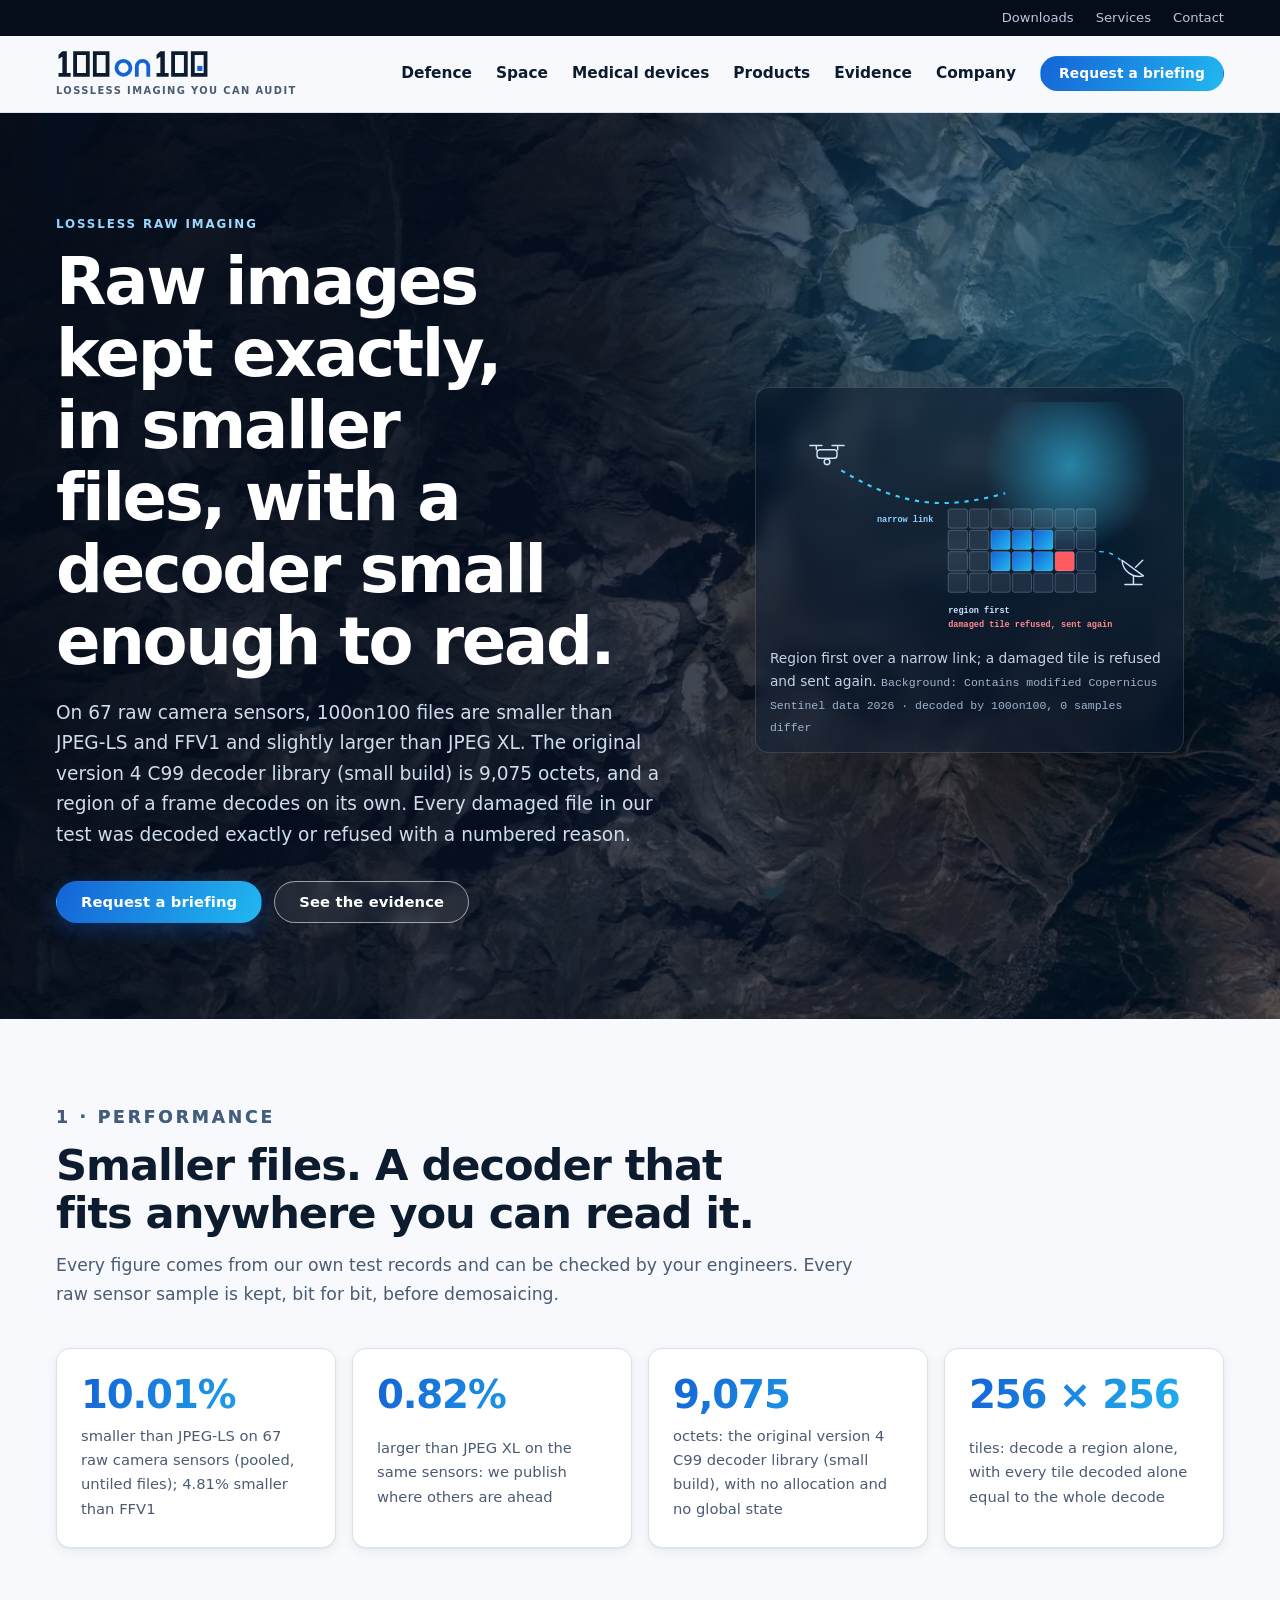
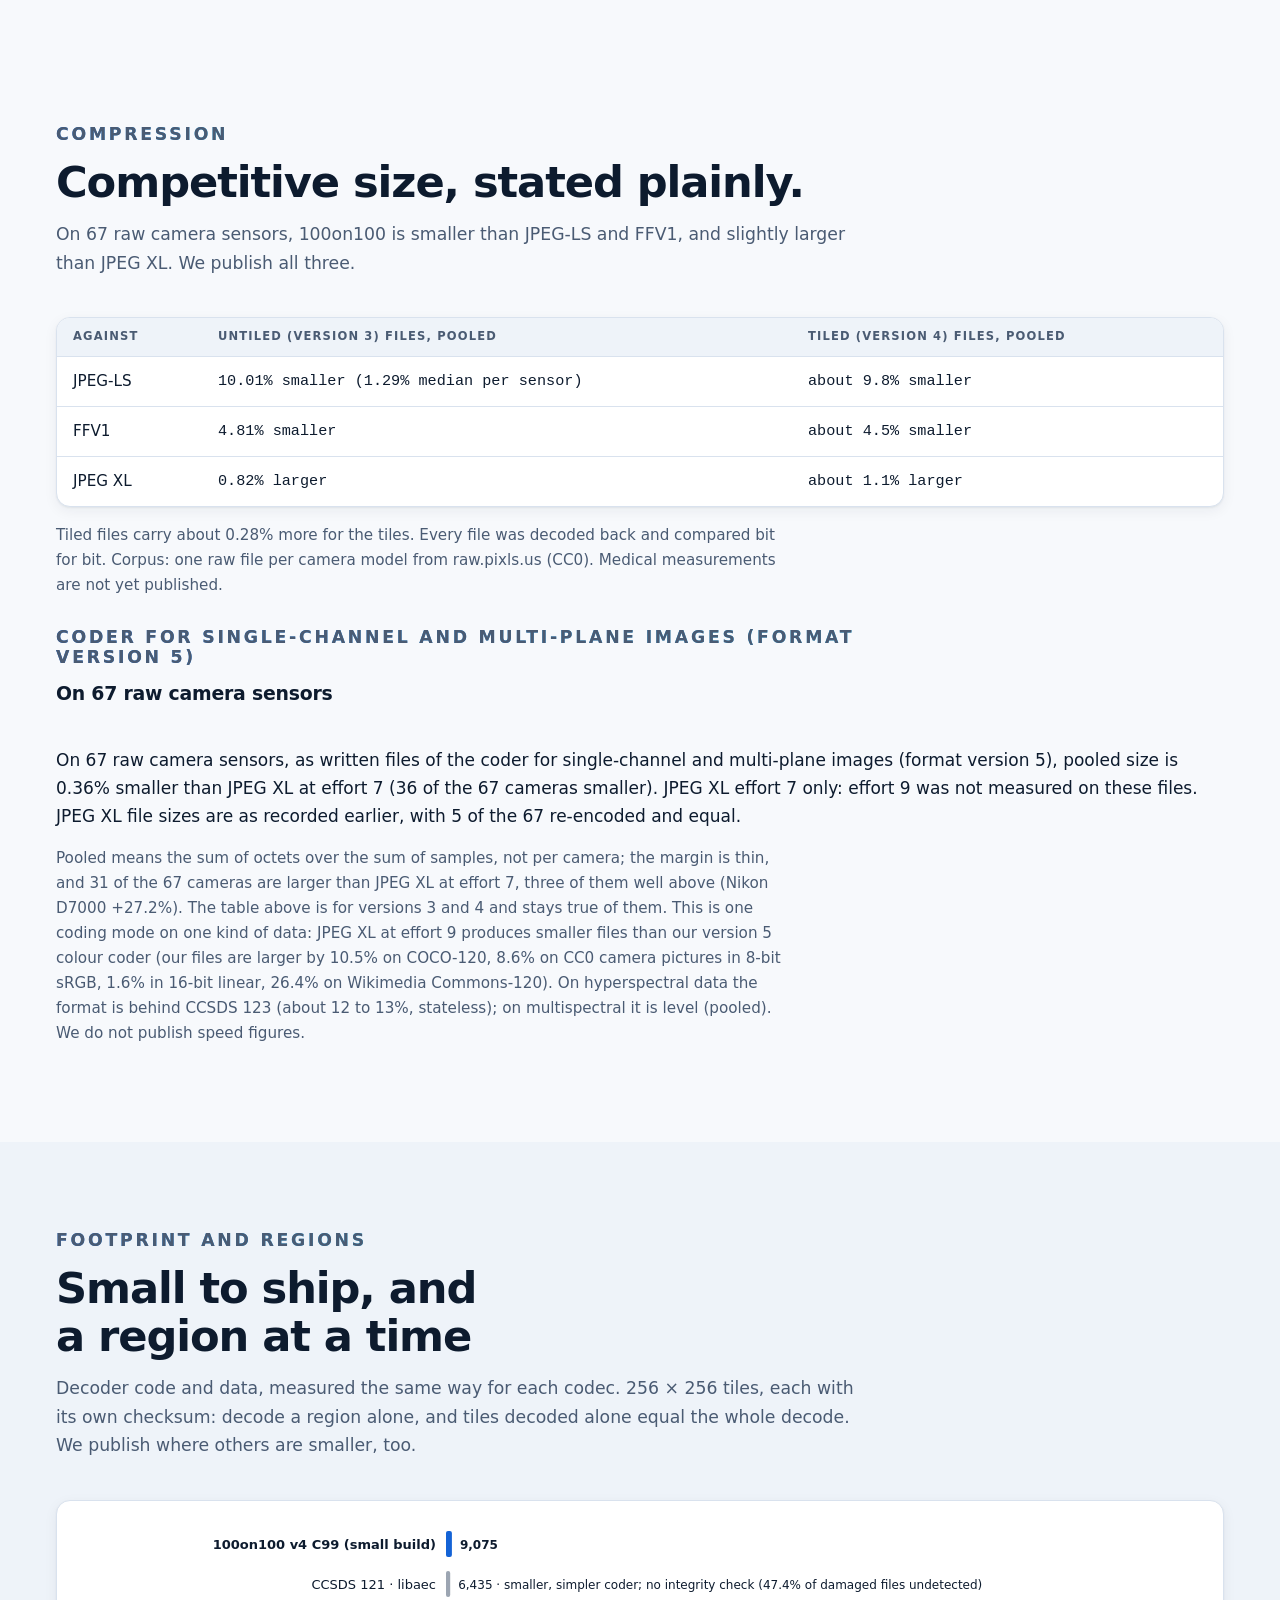
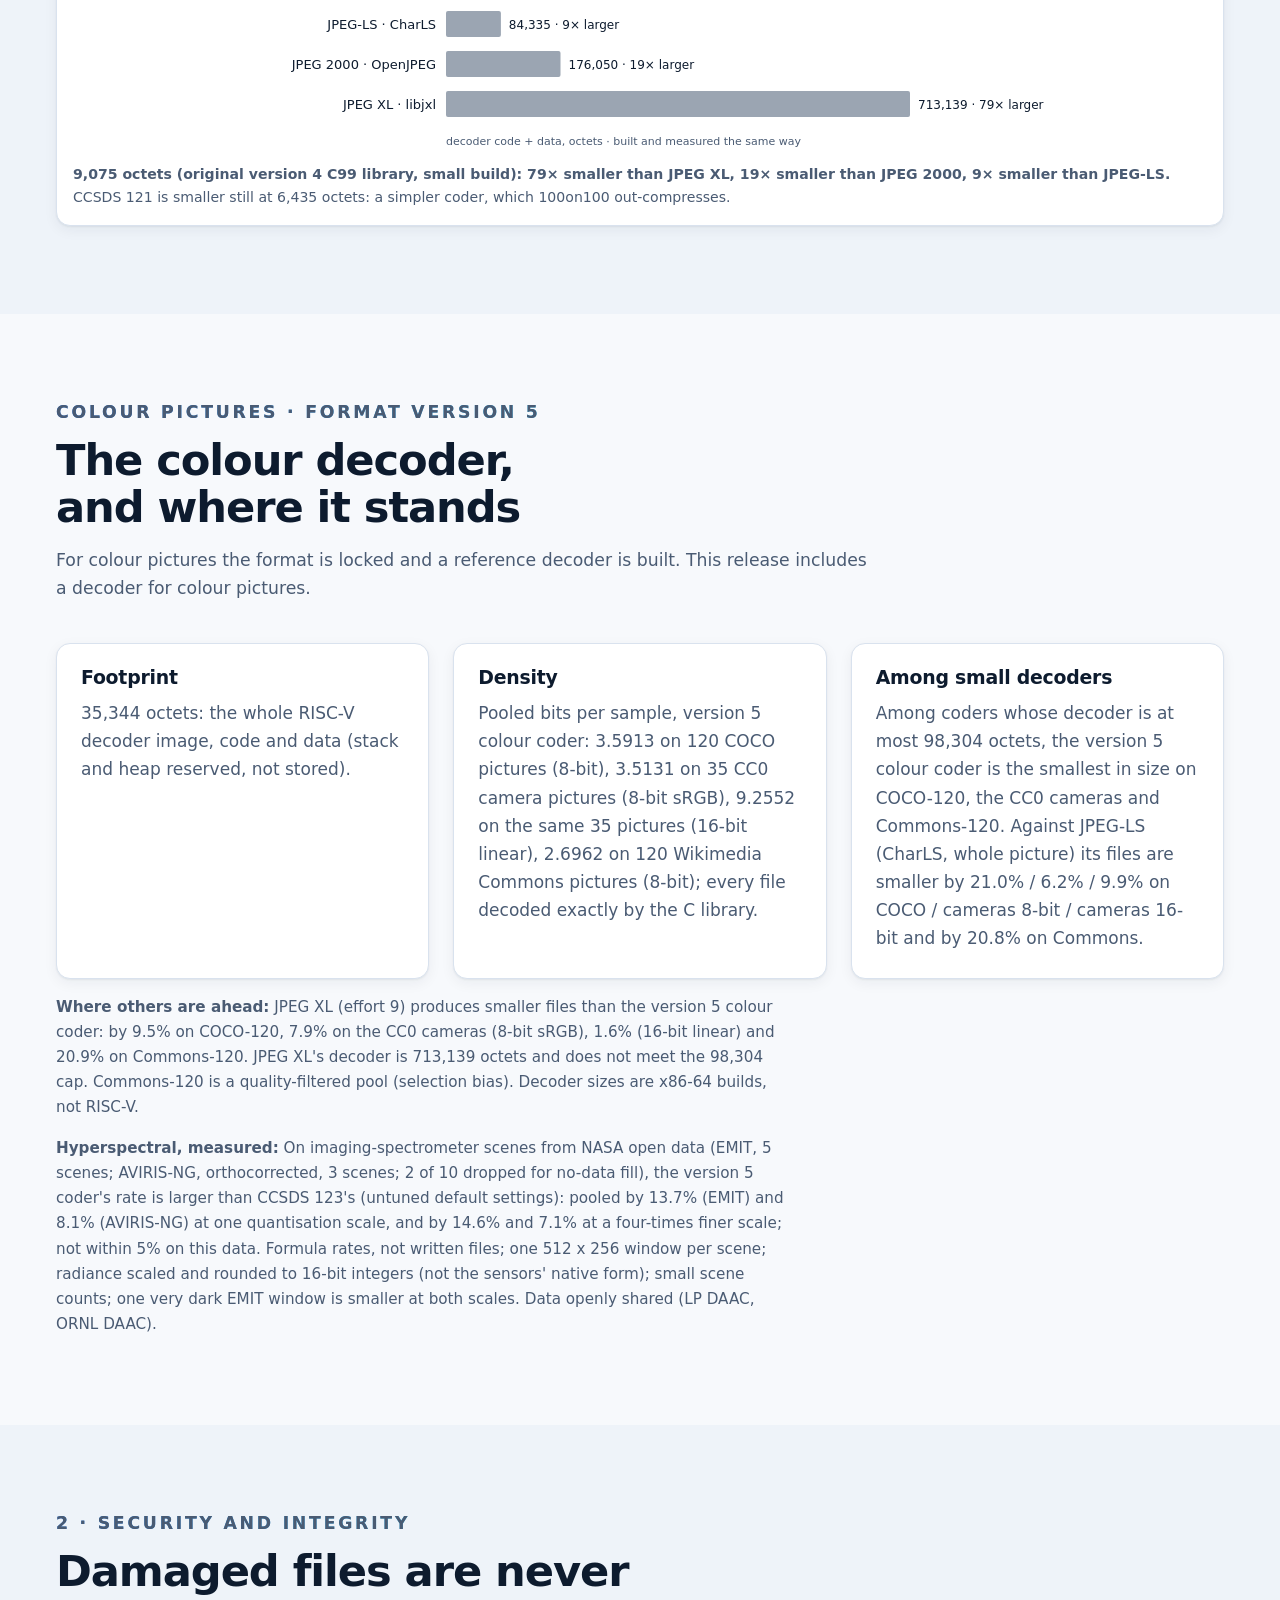
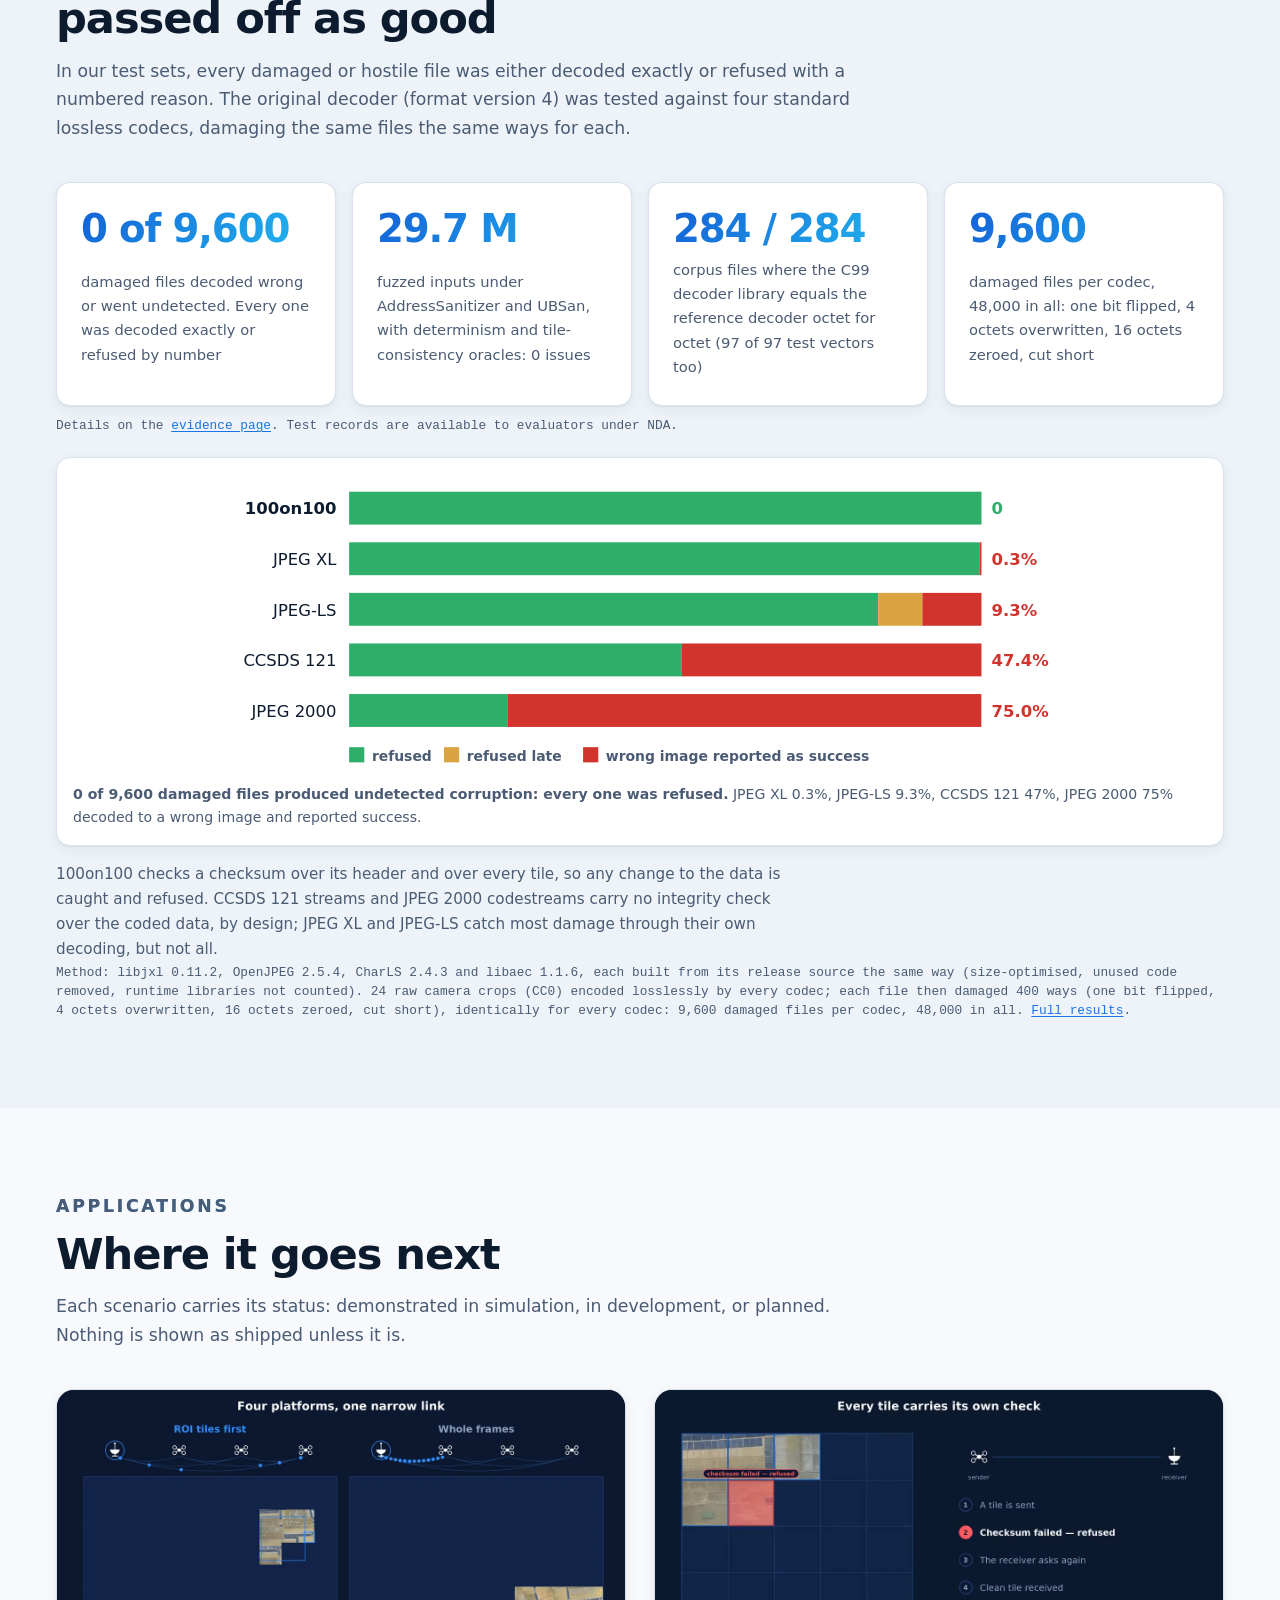
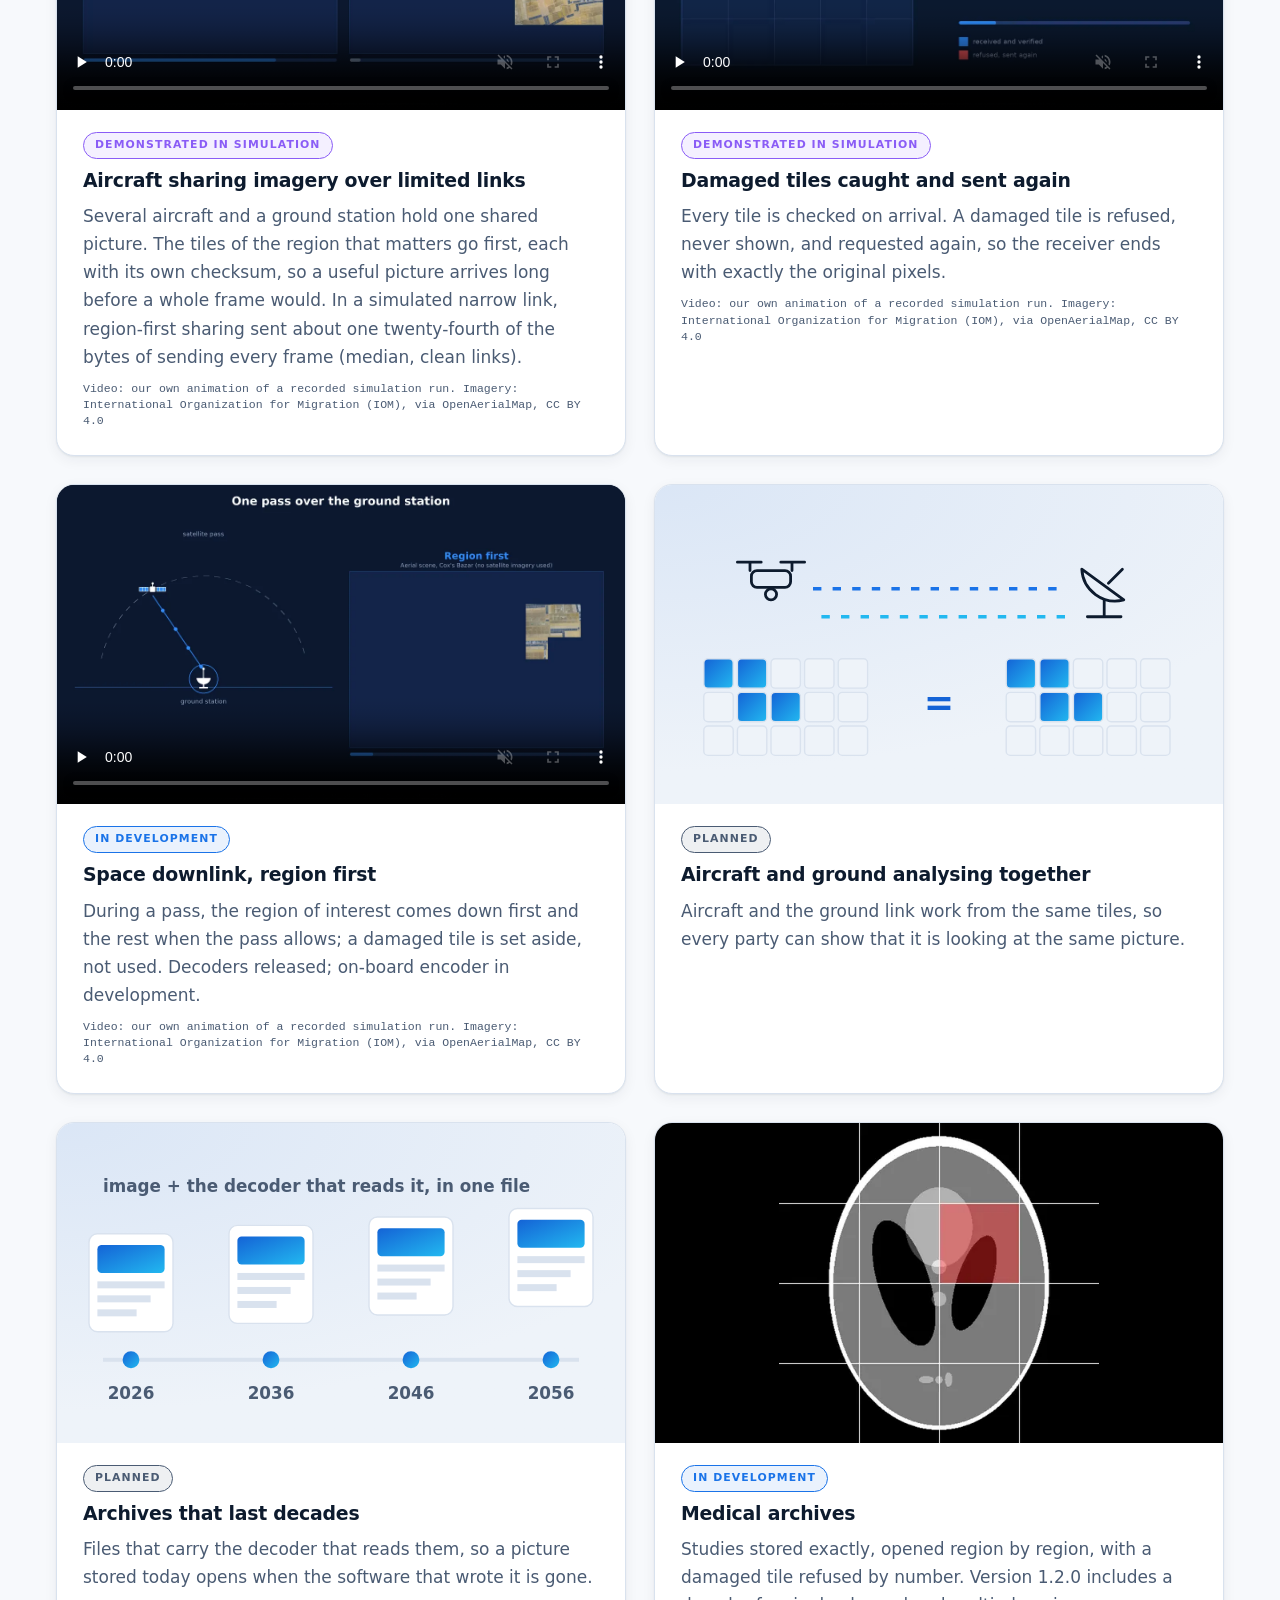
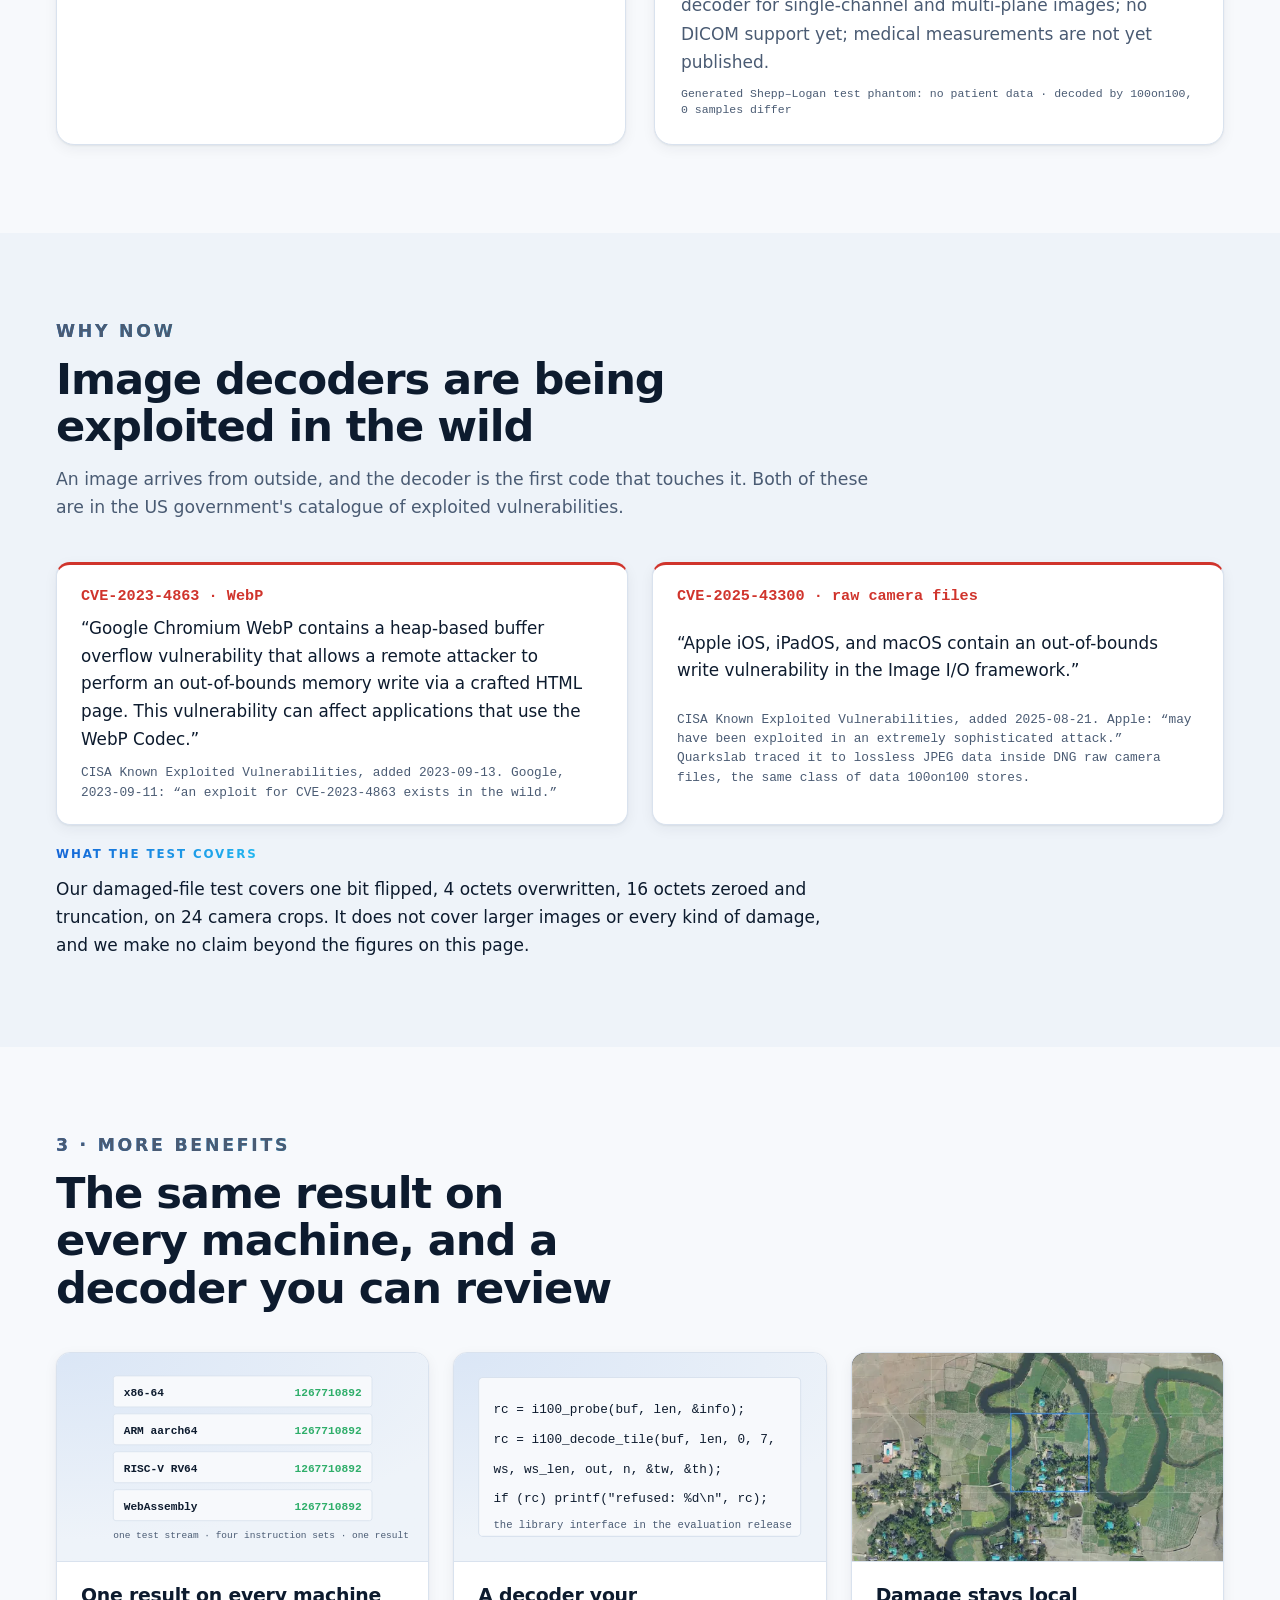
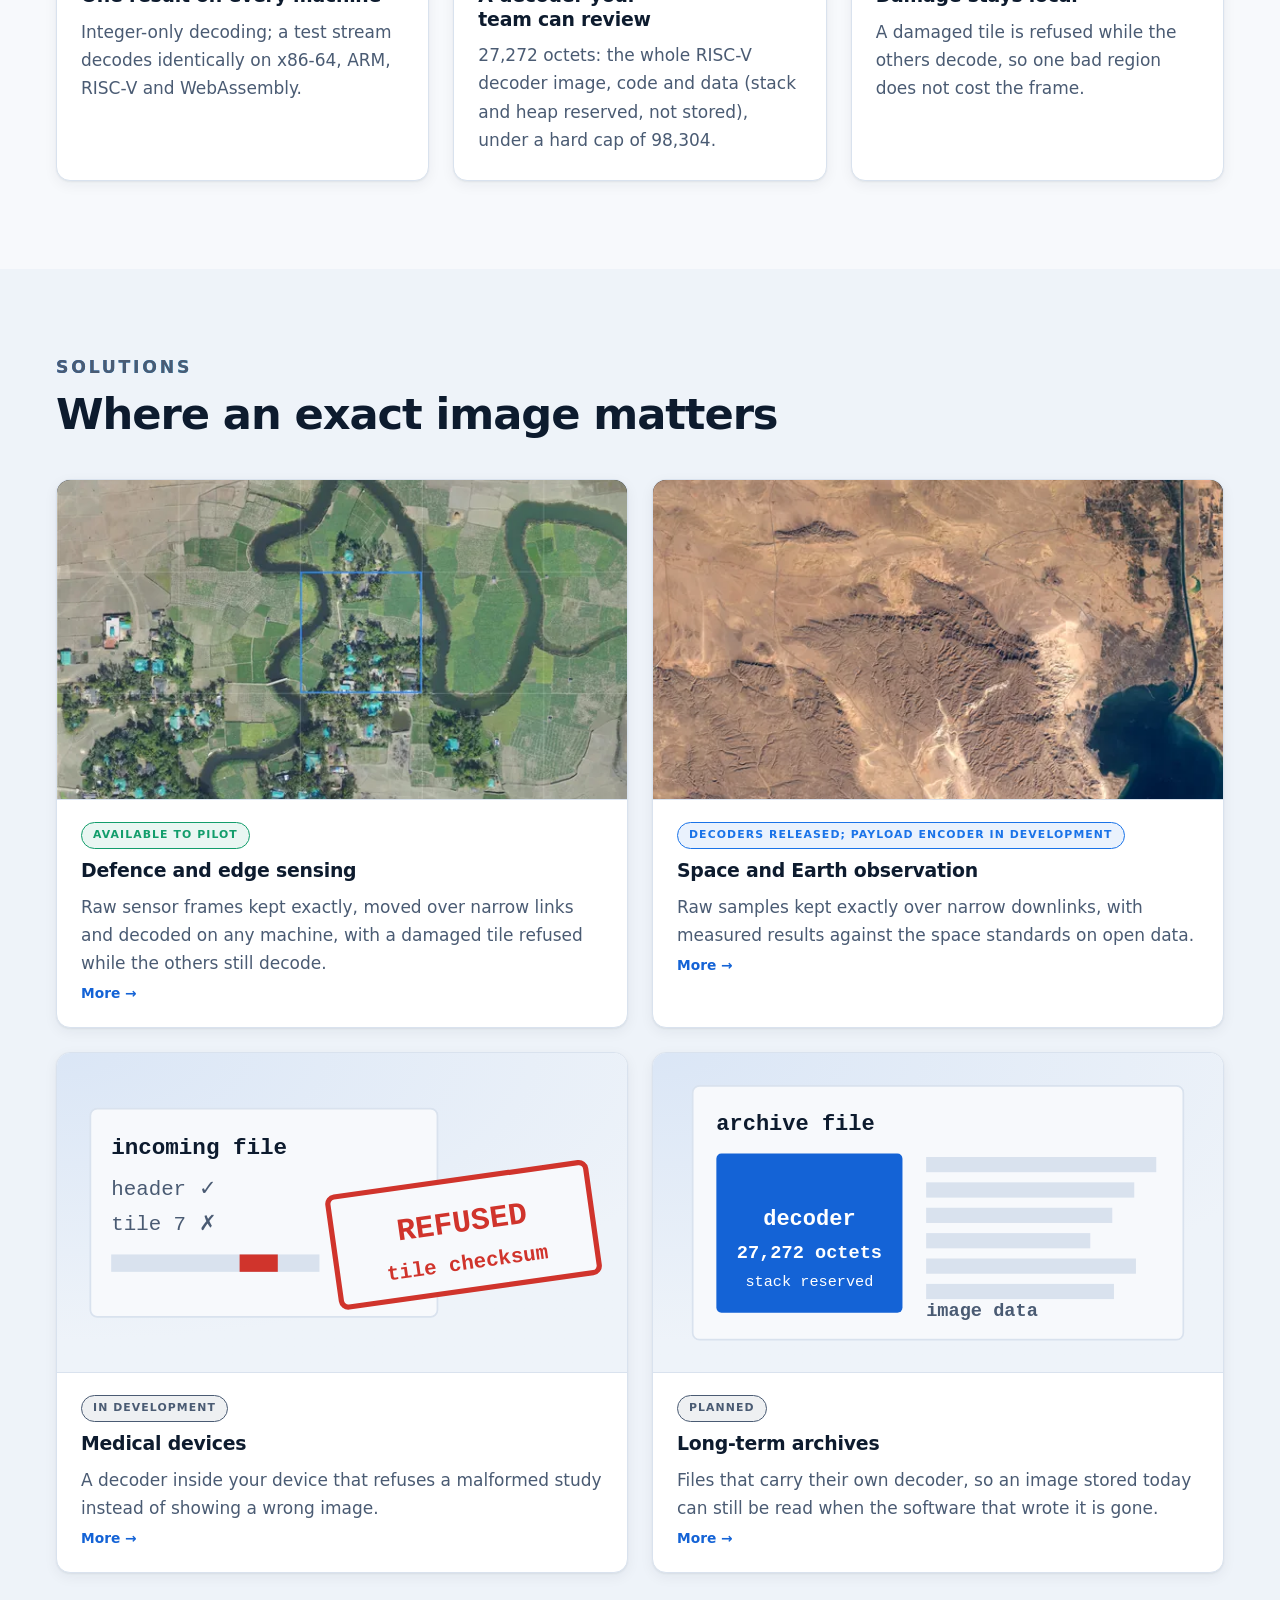
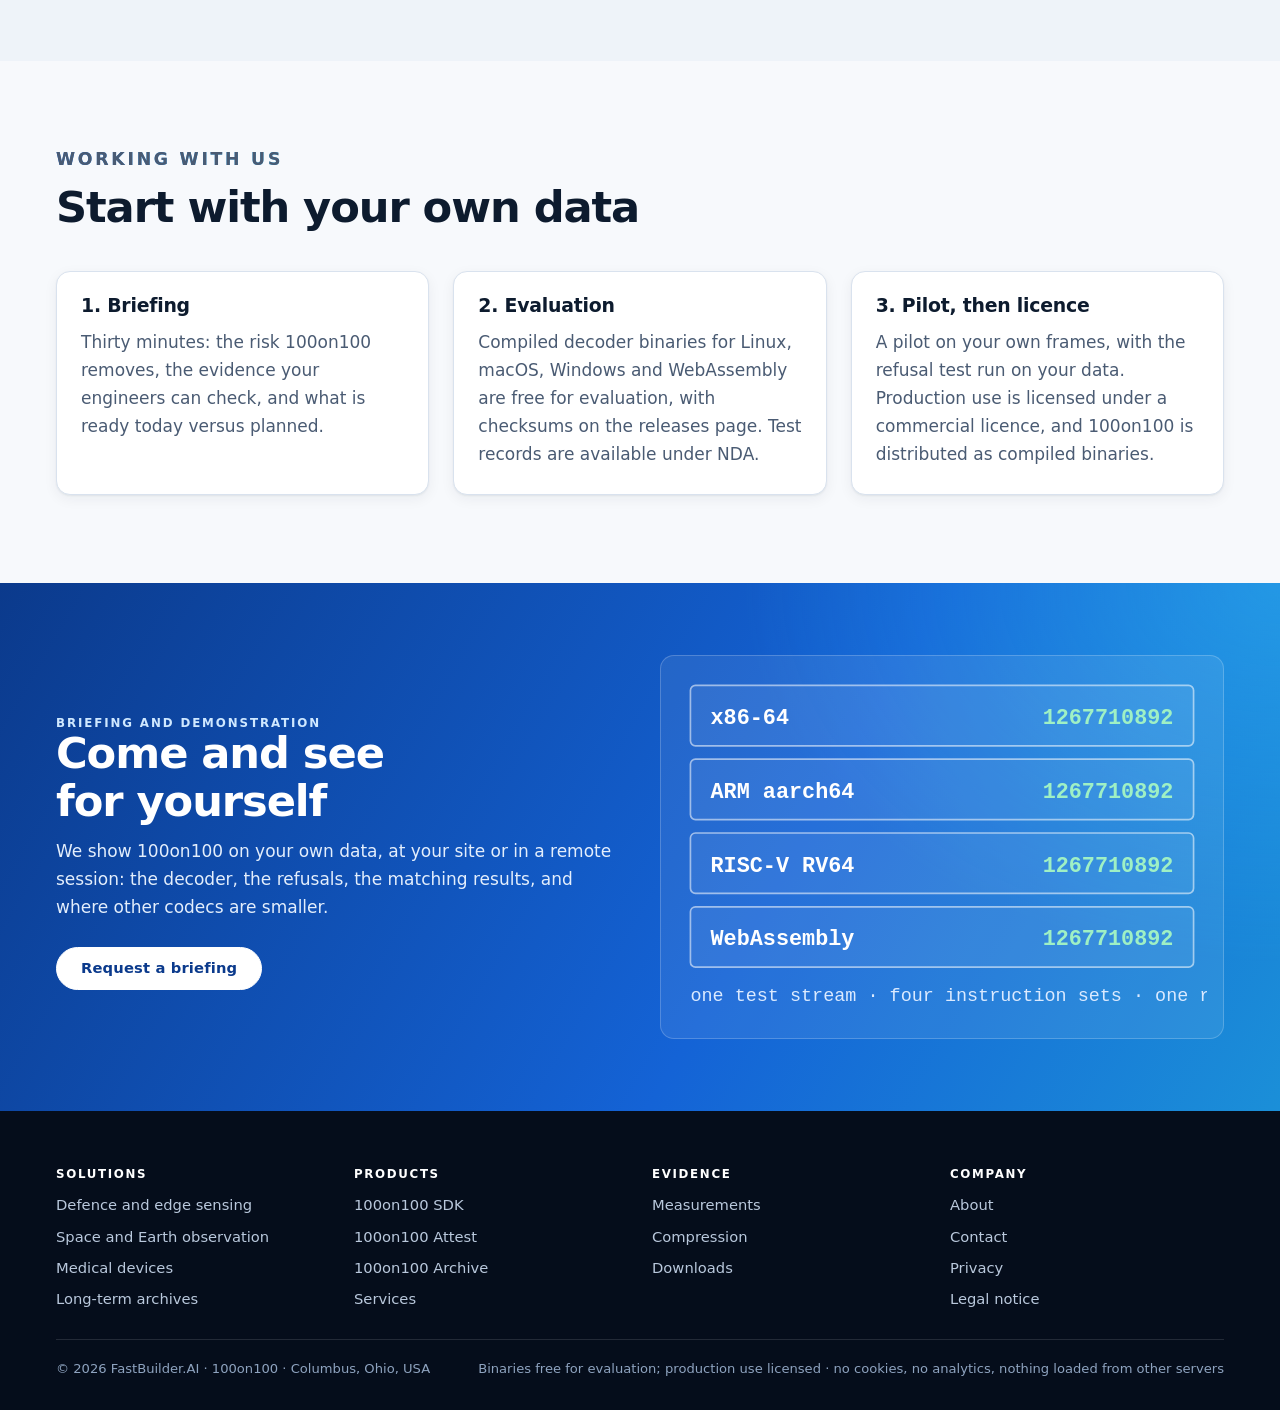
<file: index.html>
<!doctype html>
<html lang="en">
<head>
<meta charset="utf-8">
<meta name="viewport" content="width=device-width, initial-scale=1, viewport-fit=cover">
<title>100on100</title>
<meta name="description" content="Lossless raw imaging: files smaller than JPEG-LS and FFV1, a 9,075-octet decoder library, and damaged files decoded exactly or refused by number.">
<link rel="stylesheet" href="site.css">
<link rel="icon" href="favicon.ico" sizes="any">
<link rel="icon" href="favicon.svg" type="image/svg+xml">
<link rel="apple-touch-icon" href="apple-touch-icon.png">
</head>
<body>
<svg width="0" height="0" style="position:absolute" aria-hidden="true" focusable="false"><defs><linearGradient id="gB" x1="0" y1="0" x2="1" y2="1"><stop offset="0" stop-color="#1463d6"/><stop offset="1" stop-color="#22b8f0"/></linearGradient><radialGradient id="gGlow" cx=".5" cy=".5" r=".5"><stop offset="0" stop-color="#39d0ff" stop-opacity=".55"/><stop offset="1" stop-color="#39d0ff" stop-opacity="0"/></radialGradient></defs></svg>
<div class="util"><div class="wrap">
  <a href="downloads.html">Downloads</a><a href="services.html">Services</a><a href="company.html#contact">Contact</a>
</div></div>
<div class="mast-bg"><div class="wrap">
  <header class="mast">
    <a class="mark" href="index.html" aria-label="100on100 home"><svg class="logo" viewBox="-2 -2 240 44" role="img" aria-label="100on100" xmlns="http://www.w3.org/2000/svg"><g style="fill:currentColor"><path d="M8 0h7v34h6v6h-19v-6h6V8.5l-6 3.5V5.6z"/><path fill-rule="evenodd" d="M25 0h26v40h-26z M31 6v28h14v-28z"/><path fill-rule="evenodd" d="M56 0h26v40h-26z M62 6v28h14v-28z"/><path style="fill:var(--brand)" fill-rule="evenodd" d="M90.0 26.0a14.0 14.0 0 1 0 28.0 0a14.0 14.0 0 1 0 -28.0 0zM96.0 26.0a8.0 8.0 0 1 0 16.0 0a8.0 8.0 0 1 0 -16.0 0z"/><path style="fill:var(--brand)" d="M122 40V24.0a12.0 12.0 0 0 1 24 0V40h-6V24.0a6.0 6.0 0 0 0 -12.0 0V40z"/><path d="M162 0h7v34h6v6h-19v-6h6V8.5l-6 3.5V5.6z"/><path fill-rule="evenodd" d="M179 0h26v40h-26z M185 6v28h14v-28z"/><path fill-rule="evenodd" d="M210 0h26v40h-26z M216 6v28h14v-28z"/><rect style="fill:var(--brand)" x="220" y="23" width="8" height="8"/></g></svg><small>Lossless imaging you can audit</small></a>
    <nav aria-label="Main">
      <a href="defence.html">Defence</a>
      <a href="space.html">Space</a>
      <a href="medical.html">Medical devices</a>
      <a href="products.html">Products</a>
      <a href="evidence.html">Evidence</a>
      <a href="company.html">Company</a>
      <a class="btn primary" href="company.html#contact">Request a briefing</a>
    </nav>
  </header>
</div></div>
<main>
<div class="heroband photo" style="--img:url(img/hero-coast.webp)"><div class="wrap">
  <div>
    <p class="label">Lossless raw imaging</p>
    <h1 style="margin-top:14px">Raw images kept exactly, in smaller files, with a decoder small enough to read.</h1>
    <p class="lead">On 67 raw camera sensors, 100on100 files are smaller than JPEG-LS and FFV1 and slightly larger than JPEG XL. The original version 4 C99 decoder library (small build) is 9,075 octets, and a region of a frame decodes on its own. Every damaged file in our test was decoded exactly or refused with a numbered reason.</p>
    <div class="ctas"><a class="btn primary" href="company.html#contact">Request a briefing</a><a class="btn light" href="evidence.html">See the evidence</a></div>
  </div>
  <figure class="hero-art"><svg viewBox="0 0 560 330" role="img" aria-label="A drone sends the tiles of its region first over a narrow link to a ground station; a damaged tile is refused and sent again" xmlns="http://www.w3.org/2000/svg" preserveAspectRatio="xMidYMid meet"><circle cx="420" cy="90" r="120" style="fill:url(#gGlow)"/><g class="drift"><path d="M56 61h17M87 61h17M65 61v6M95 61v6" style="fill:none;stroke:#cfe3ff;stroke-width:2;stroke-linecap:round;stroke-linejoin:round"/><rect x="66" y="67" width="28" height="12" rx="4" style="fill:none;stroke:#cfe3ff;stroke-width:2;stroke-linecap:round;stroke-linejoin:round"/><circle cx="80" cy="84" r="4" style="fill:none;stroke:#cfe3ff;stroke-width:2;stroke-linecap:round;stroke-linejoin:round"/></g><path class="flow" d="M100 96C190 150 250 150 330 128" style="fill:none;stroke:#39d0ff;stroke-width:3"/><text x="150" y="168" style="font:700 12px var(--mono);fill:#8fd3ff" text-anchor="start">narrow link</text><path d="M494 222a24 24 0 0 0 30 22z" style="fill:none;stroke:#cfe3ff;stroke-width:2;stroke-linecap:round;stroke-linejoin:round"/><path d="M513 232l10 -10M510 244v12M498 256h24" style="fill:none;stroke:#cfe3ff;stroke-width:2;stroke-linecap:round;stroke-linejoin:round"/><rect x="250" y="150" width="27" height="27" rx="3" style="fill:rgba(207,227,255,.10);stroke:rgba(207,227,255,.35);stroke-width:1"/><rect x="280" y="150" width="27" height="27" rx="3" style="fill:rgba(207,227,255,.10);stroke:rgba(207,227,255,.35);stroke-width:1"/><rect x="310" y="150" width="27" height="27" rx="3" style="fill:rgba(207,227,255,.10);stroke:rgba(207,227,255,.35);stroke-width:1"/><rect x="340" y="150" width="27" height="27" rx="3" style="fill:rgba(207,227,255,.10);stroke:rgba(207,227,255,.35);stroke-width:1"/><rect x="370" y="150" width="27" height="27" rx="3" style="fill:rgba(207,227,255,.10);stroke:rgba(207,227,255,.35);stroke-width:1"/><rect x="400" y="150" width="27" height="27" rx="3" style="fill:rgba(207,227,255,.10);stroke:rgba(207,227,255,.35);stroke-width:1"/><rect x="430" y="150" width="27" height="27" rx="3" style="fill:rgba(207,227,255,.10);stroke:rgba(207,227,255,.35);stroke-width:1"/><rect x="250" y="180" width="27" height="27" rx="3" style="fill:rgba(207,227,255,.10);stroke:rgba(207,227,255,.35);stroke-width:1"/><rect x="280" y="180" width="27" height="27" rx="3" style="fill:rgba(207,227,255,.10);stroke:rgba(207,227,255,.35);stroke-width:1"/><rect x="310" y="180" width="27" height="27" rx="3" style="fill:url(#gB);stroke:rgba(207,227,255,.35);stroke-width:1"/><rect x="340" y="180" width="27" height="27" rx="3" style="fill:url(#gB);stroke:rgba(207,227,255,.35);stroke-width:1"/><rect x="370" y="180" width="27" height="27" rx="3" style="fill:url(#gB);stroke:rgba(207,227,255,.35);stroke-width:1"/><rect x="400" y="180" width="27" height="27" rx="3" style="fill:rgba(207,227,255,.10);stroke:rgba(207,227,255,.35);stroke-width:1"/><rect x="430" y="180" width="27" height="27" rx="3" style="fill:rgba(207,227,255,.10);stroke:rgba(207,227,255,.35);stroke-width:1"/><rect x="250" y="210" width="27" height="27" rx="3" style="fill:rgba(207,227,255,.10);stroke:rgba(207,227,255,.35);stroke-width:1"/><rect x="280" y="210" width="27" height="27" rx="3" style="fill:rgba(207,227,255,.10);stroke:rgba(207,227,255,.35);stroke-width:1"/><rect x="310" y="210" width="27" height="27" rx="3" style="fill:url(#gB);stroke:rgba(207,227,255,.35);stroke-width:1"/><rect x="340" y="210" width="27" height="27" rx="3" style="fill:url(#gB);stroke:rgba(207,227,255,.35);stroke-width:1"/><rect x="370" y="210" width="27" height="27" rx="3" style="fill:url(#gB);stroke:rgba(207,227,255,.35);stroke-width:1"/><rect class="tile-hi" x="400" y="210" width="27" height="27" rx="3" style="fill:#ff5a5f;stroke:rgba(207,227,255,.35);stroke-width:1"/><rect x="430" y="210" width="27" height="27" rx="3" style="fill:rgba(207,227,255,.10);stroke:rgba(207,227,255,.35);stroke-width:1"/><rect x="250" y="240" width="27" height="27" rx="3" style="fill:rgba(207,227,255,.10);stroke:rgba(207,227,255,.35);stroke-width:1"/><rect x="280" y="240" width="27" height="27" rx="3" style="fill:rgba(207,227,255,.10);stroke:rgba(207,227,255,.35);stroke-width:1"/><rect x="310" y="240" width="27" height="27" rx="3" style="fill:rgba(207,227,255,.10);stroke:rgba(207,227,255,.35);stroke-width:1"/><rect x="340" y="240" width="27" height="27" rx="3" style="fill:rgba(207,227,255,.10);stroke:rgba(207,227,255,.35);stroke-width:1"/><rect x="370" y="240" width="27" height="27" rx="3" style="fill:rgba(207,227,255,.10);stroke:rgba(207,227,255,.35);stroke-width:1"/><rect x="400" y="240" width="27" height="27" rx="3" style="fill:rgba(207,227,255,.10);stroke:rgba(207,227,255,.35);stroke-width:1"/><rect x="430" y="240" width="27" height="27" rx="3" style="fill:rgba(207,227,255,.10);stroke:rgba(207,227,255,.35);stroke-width:1"/><path class="flow" d="M462 210C478 210 486 216 492 222" style="fill:none;stroke:#39d0ff;stroke-width:2"/><text x="250" y="296" style="font:700 12px var(--mono);fill:#cfe3ff" text-anchor="start">region first</text><text x="250" y="316" style="font:600 12px var(--mono);fill:#ff8a8e" text-anchor="start">damaged tile refused, sent again</text></svg><figcaption>Region first over a narrow link; a damaged tile is refused and sent again. <span class="credit">Background: Contains modified Copernicus Sentinel data 2026 · decoded by 100on100, 0 samples differ</span></figcaption></figure>
</div></div>

<section aria-labelledby="perf-h"><div class="wrap">
  <div class="head"><p class="label">1 · Performance</p><h2 id="perf-h">Smaller files. A decoder that fits anywhere you can read it.</h2><p>Every figure comes from our own test records and can be checked by your engineers. Every raw sensor sample is kept, bit for bit, before demosaicing.</p></div>
  <div class="strip">
  <div><span class="fig num">10.01%</span><p>smaller than JPEG-LS on 67 raw camera sensors (pooled, untiled files); 4.81% smaller than FFV1</p></div>
  <div><span class="fig num">0.82%</span><p>larger than JPEG XL on the same sensors: we publish where others are ahead</p></div>
  <div><span class="fig num">9,075</span><p>octets: the original version 4 C99 decoder library (small build), with no allocation and no global state</p></div>
  <div><span class="fig num">256 × 256</span><p>tiles: decode a region alone, with every tile decoded alone equal to the whole decode</p></div>
</div>
</div></section>

<div class="wrap" style="padding-block:0 8px"><section aria-labelledby="size-h">
  <div class="head">
    <p class="label">Compression</p>
    <h2 id="size-h">Competitive size, stated plainly.</h2>
    <p>On 67 raw camera sensors, 100on100 is smaller than JPEG-LS and FFV1, and slightly larger than JPEG XL. We publish all three.</p>
  </div>
  <div class="tablewrap">
    <table class="data">
      <thead><tr><th>Against</th><th>Untiled (version 3) files, pooled</th><th>Tiled (version 4) files, pooled</th></tr></thead>
      <tbody>
        <tr><td>JPEG-LS</td><td class="n">10.01% smaller (1.29% median per sensor)</td><td class="n">about 9.8% smaller</td></tr>
        <tr><td>FFV1</td><td class="n">4.81% smaller</td><td class="n">about 4.5% smaller</td></tr>
        <tr><td>JPEG XL</td><td class="n">0.82% larger</td><td class="n">about 1.1% larger</td></tr>
      </tbody>
    </table>
  </div>
  <p class="note">Tiled files carry about 0.28% more for the tiles. Every file was decoded back and compared bit for bit. Corpus: one raw file per camera model from raw.pixls.us (CC0). Medical measurements are not yet published.</p>

  <div class="head" style="margin-top:28px"><p class="label">Coder for single-channel and multi-plane images (format version 5)</p><h3>On 67 raw camera sensors</h3></div>
  <p>On 67 raw camera sensors, as written files of the coder for single-channel and multi-plane images (format version 5), pooled size is 0.36% smaller than JPEG XL at effort 7 (36 of the 67 cameras smaller). JPEG XL effort 7 only: effort 9 was not measured on these files. JPEG XL file sizes are as recorded earlier, with 5 of the 67 re-encoded and equal.</p>
  <p class="note">Pooled means the sum of octets over the sum of samples, not per camera; the margin is thin, and 31 of the 67 cameras are larger than JPEG XL at effort 7, three of them well above (Nikon D7000 +27.2%). The table above is for versions 3 and 4 and stays true of them. This is one coding mode on one kind of data: JPEG XL at effort 9 produces smaller files than our version 5 colour coder (our files are larger by 10.5% on COCO-120, 8.6% on CC0 camera pictures in 8-bit sRGB, 1.6% in 16-bit linear, 26.4% on Wikimedia Commons-120). On hyperspectral data the format is behind CCSDS 123 (about 12 to 13%, stateless); on multispectral it is level (pooled). We do not publish speed figures.</p>
</section></div>

<section class="alt" aria-labelledby="foot-h"><div class="wrap">
  <div class="head"><p class="label">Footprint and regions</p><h2 id="foot-h">Small to ship, and a region at a time</h2>
    <p>Decoder code and data, measured the same way for each codec. 256 × 256 tiles, each with its own checksum: decode a region alone, and tiles decoded alone equal the whole decode. We publish where others are smaller, too.</p></div>
  <figure class="ops"><svg viewBox="0 0 860 236" role="img" aria-label="Decoder sizes: 100on100 9,075 octets; libaec 6,435; CharLS 84,335; OpenJPEG 176,050; libjxl 713,139" xmlns="http://www.w3.org/2000/svg" preserveAspectRatio="xMidYMid meet"><text x="226" y="32" style="font:700 13px var(--sans);fill:var(--ink)" text-anchor="end">100on100 v4 C99 (small build)</text><rect x="236" y="14" width="5.9" height="26" rx="2" style="fill:var(--brand);opacity:1"/><text x="249.9045992436257" y="32" style="font:700 12px var(--sans);fill:var(--ink)" text-anchor="start">9,075</text><text x="226" y="72" style="font:500 13px var(--sans);fill:var(--ink)" text-anchor="end">CCSDS 121 · libaec</text><rect x="236" y="54" width="4.2" height="26" rx="2" style="fill:var(--ink-soft);opacity:0.55"/><text x="248.18689764548006" y="72" style="font:500 12px var(--sans);fill:var(--ink)" text-anchor="start">6,435  ·  smaller, simpler coder; no integrity check (47.4% of damaged files undetected)</text><text x="226" y="112" style="font:500 13px var(--sans);fill:var(--ink)" text-anchor="end">JPEG-LS · CharLS</text><rect x="236" y="94" width="54.9" height="26" rx="2" style="fill:var(--ink-soft);opacity:0.55"/><text x="298.87210768167216" y="112" style="font:500 12px var(--sans);fill:var(--ink)" text-anchor="start">84,335  ·  9× larger</text><text x="226" y="152" style="font:500 13px var(--sans);fill:var(--ink)" text-anchor="end">JPEG 2000 · OpenJPEG</text><rect x="236" y="134" width="114.5" height="26" rx="2" style="fill:var(--ink-soft);opacity:0.55"/><text x="358.54597210361516" y="152" style="font:500 12px var(--sans);fill:var(--ink)" text-anchor="start">176,050  ·  19× larger</text><text x="226" y="192" style="font:500 13px var(--sans);fill:var(--ink)" text-anchor="end">JPEG XL · libjxl</text><rect x="236" y="174" width="464.0" height="26" rx="2" style="fill:var(--ink-soft);opacity:0.55"/><text x="708.0" y="192" style="font:500 12px var(--sans);fill:var(--ink)" text-anchor="start">713,139  ·  79× larger</text><text x="236" y="228" style="font:500 11px var(--sans);fill:var(--ink-soft)" text-anchor="start">decoder code + data, octets · built and measured the same way</text></svg><figcaption><strong>9,075 octets (original version 4 C99 library, small build): 79× smaller than JPEG XL, 19× smaller than JPEG 2000, 9× smaller than JPEG-LS.</strong> CCSDS 121 is smaller still at 6,435 octets: a simpler coder, which 100on100 out-compresses.</figcaption></figure>
</div></section>

<section aria-labelledby="v5-h"><div class="wrap">
  <div class="head"><p class="label">Colour pictures · format version 5</p><h2 id="v5-h">The colour decoder, and where it stands</h2>
    <p>For colour pictures the format is locked and a reference decoder is built. This release includes a decoder for colour pictures.</p></div>
  <div class="cards">
    <div class="card"><div class="body"><h3>Footprint</h3><p>35,344 octets: the whole RISC-V decoder image, code and data (stack and heap reserved, not stored).</p></div></div>
    <div class="card"><div class="body"><h3>Density</h3><p>Pooled bits per sample, version 5 colour coder: 3.5913 on 120 COCO pictures (8-bit), 3.5131 on 35 CC0 camera pictures (8-bit sRGB), 9.2552 on the same 35 pictures (16-bit linear), 2.6962 on 120 Wikimedia Commons pictures (8-bit); every file decoded exactly by the C library.</p></div></div>
    <div class="card"><div class="body"><h3>Among small decoders</h3><p>Among coders whose decoder is at most 98,304 octets, the version 5 colour coder is the smallest in size on COCO-120, the CC0 cameras and Commons-120. Against JPEG-LS (CharLS, whole picture) its files are smaller by 21.0% / 6.2% / 9.9% on COCO / cameras 8-bit / cameras 16-bit and by 20.8% on Commons.</p></div></div>
  </div>
  <p class="note"><strong>Where others are ahead:</strong> JPEG XL (effort 9) produces smaller files than the version 5 colour coder: by 9.5% on COCO-120, 7.9% on the CC0 cameras (8-bit sRGB), 1.6% (16-bit linear) and 20.9% on Commons-120. JPEG XL's decoder is 713,139 octets and does not meet the 98,304 cap. Commons-120 is a quality-filtered pool (selection bias). Decoder sizes are x86-64 builds, not RISC-V.</p>
  <p class="note"><strong>Hyperspectral, measured:</strong> On imaging-spectrometer scenes from NASA open data (EMIT, 5 scenes; AVIRIS-NG, orthocorrected, 3 scenes; 2 of 10 dropped for no-data fill), the version 5 coder's rate is larger than CCSDS 123's (untuned default settings): pooled by 13.7% (EMIT) and 8.1% (AVIRIS-NG) at one quantisation scale, and by 14.6% and 7.1% at a four-times finer scale; not within 5% on this data. Formula rates, not written files; one 512 x 256 window per scene; radiance scaled and rounded to 16-bit integers (not the sensors' native form); small scene counts; one very dark EMIT window is smaller at both scales. Data openly shared (LP DAAC, ORNL DAAC).</p>
</div></section>

<section class="alt" aria-labelledby="sec-h"><div class="wrap">
  <div class="head"><p class="label">2 · Security and integrity</p><h2 id="sec-h">Damaged files are never passed off as good</h2><p>In our test sets, every damaged or hostile file was either decoded exactly or refused with a numbered reason. The original decoder (format version 4) was tested against four standard lossless codecs, damaging the same files the same ways for each.</p></div>
  <div class="strip">
  <div><span class="fig num">0 of 9,600</span><p>damaged files decoded wrong or went undetected. Every one was decoded exactly or refused by number</p></div>
  <div><span class="fig num">29.7 M</span><p>fuzzed inputs under AddressSanitizer and UBSan, with determinism and tile-consistency oracles: 0 issues</p></div>
  <div><span class="fig num">284 / 284</span><p>corpus files where the C99 decoder library equals the reference decoder octet for octet (97 of 97 test vectors too)</p></div>
  <div><span class="fig num">9,600</span><p>damaged files per codec, 48,000 in all: one bit flipped, 4 octets overwritten, 16 octets zeroed, cut short</p></div>
</div>
<p class="cite" style="margin-top:10px">Details on the <a href="evidence.html">evidence page</a>. Test records are available to evaluators under NDA.</p>
  <figure class="ops" style="margin-top:22px"><svg viewBox="0 0 680 236" role="img" aria-label="Damaged files: wrong images reported as success: 100on100 0%, JPEG XL 0.3%, JPEG-LS 9.3%, CCSDS 121 47.4%, JPEG 2000 75.0%" xmlns="http://www.w3.org/2000/svg" preserveAspectRatio="xMidYMid meet"><text x="100" y="32" style="font:700 13px var(--sans);fill:var(--ink)" text-anchor="end">100on100</text><rect x="110.0" y="14" width="500.0" height="26" style="fill:var(--g)"/><text x="618" y="32" style="font:800 13px var(--sans);fill:var(--g)" text-anchor="start">0</text><text x="100" y="72" style="font:500 13px var(--sans);fill:var(--ink)" text-anchor="end">JPEG XL</text><rect x="110.0" y="54" width="498.4" height="26" style="fill:var(--g)"/><rect x="608.4" y="54" width="1.6" height="26" style="fill:var(--refuse)"/><text x="618" y="72" style="font:800 13px var(--sans);fill:var(--refuse)" text-anchor="start">0.3%</text><text x="100" y="112" style="font:500 13px var(--sans);fill:var(--ink)" text-anchor="end">JPEG-LS</text><rect x="110.0" y="94" width="418.3" height="26" style="fill:var(--g)"/><rect x="528.3" y="94" width="35.0" height="26" style="fill:#d9a441"/><rect x="563.3" y="94" width="46.7" height="26" style="fill:var(--refuse)"/><text x="618" y="112" style="font:800 13px var(--sans);fill:var(--refuse)" text-anchor="start">9.3%</text><text x="100" y="152" style="font:500 13px var(--sans);fill:var(--ink)" text-anchor="end">CCSDS 121</text><rect x="110.0" y="134" width="263.1" height="26" style="fill:var(--g)"/><rect x="373.1" y="134" width="236.9" height="26" style="fill:var(--refuse)"/><text x="618" y="152" style="font:800 13px var(--sans);fill:var(--refuse)" text-anchor="start">47.4%</text><text x="100" y="192" style="font:500 13px var(--sans);fill:var(--ink)" text-anchor="end">JPEG 2000</text><rect x="110.0" y="174" width="125.1" height="26" style="fill:var(--g)"/><rect x="235.1" y="174" width="374.8" height="26" style="fill:var(--refuse)"/><text x="618" y="192" style="font:800 13px var(--sans);fill:var(--refuse)" text-anchor="start">75.0%</text><rect x="110" y="216" width="12" height="12" style="fill:var(--g)"/><text x="128" y="227" style="font:600 11px var(--sans);fill:var(--ink-soft)" text-anchor="start">refused</text><rect x="185" y="216" width="12" height="12" style="fill:#d9a441"/><text x="203" y="227" style="font:600 11px var(--sans);fill:var(--ink-soft)" text-anchor="start">refused late</text><rect x="295" y="216" width="12" height="12" style="fill:var(--refuse)"/><text x="313" y="227" style="font:600 11px var(--sans);fill:var(--ink-soft)" text-anchor="start">wrong image reported as success</text></svg><figcaption><strong>0 of 9,600 damaged files produced undetected corruption: every one was refused.</strong> JPEG XL 0.3%, JPEG-LS 9.3%, CCSDS 121 47%, JPEG 2000 75% decoded to a wrong image and reported success.</figcaption></figure>
  <p class="note">100on100 checks a checksum over its header and over every tile, so any change to the data is caught and refused. CCSDS 121 streams and JPEG 2000 codestreams carry no integrity check over the coded data, by design; JPEG XL and JPEG-LS catch most damage through their own decoding, but not all.</p>
  <p class="cite">Method: libjxl 0.11.2, OpenJPEG 2.5.4, CharLS 2.4.3 and libaec 1.1.6, each built from its release source the same way (size-optimised, unused code removed, runtime libraries not counted). 24 raw camera crops (CC0) encoded losslessly by every codec; each file then damaged 400 ways (one bit flipped, 4 octets overwritten, 16 octets zeroed, cut short), identically for every codec: 9,600 damaged files per codec, 48,000 in all. <a href="evidence.html#h2h-h">Full results</a>.</p>
</div></section>

<section aria-labelledby="apps-home"><div class="wrap">
  <div class="head"><p class="label">Applications</p><h2 id="apps-home">Where it goes next</h2><p>Each scenario carries its status: demonstrated in simulation, in development, or planned. Nothing is shown as shipped unless it is.</p></div>
  <div class="apps"><article class="app"><div class="media vid"><video controls muted playsinline preload="none" poster="video/swarm-share-poster.webp" width="1280" height="720" aria-label="Animation: aircraft share region tiles first over a narrow link"><source src="video/swarm-share.webm" type="video/webm"><source src="video/swarm-share.mp4" type="video/mp4"><track kind="captions" src="video/swarm-share.vtt" srclang="en" label="English" default></video></div><div class="body"><span class="state sim">Demonstrated in simulation</span><h3>Aircraft sharing imagery over limited links</h3><p>Several aircraft and a ground station hold one shared picture. The tiles of the region that matters go first, each with its own checksum, so a useful picture arrives long before a whole frame would. In a simulated narrow link, region-first sharing sent about one twenty-fourth of the bytes of sending every frame (median, clean links).</p><p class="credit">Video: our own animation of a recorded simulation run. Imagery: International Organization for Migration (IOM), via OpenAerialMap, CC BY 4.0</p></div></article><article class="app"><div class="media vid"><video controls muted playsinline preload="none" poster="video/self-correct-poster.webp" width="1280" height="720" aria-label="Animation: a damaged tile is refused and requested again"><source src="video/self-correct.webm" type="video/webm"><source src="video/self-correct.mp4" type="video/mp4"><track kind="captions" src="video/self-correct.vtt" srclang="en" label="English" default></video></div><div class="body"><span class="state sim">Demonstrated in simulation</span><h3>Damaged tiles caught and sent again</h3><p>Every tile is checked on arrival. A damaged tile is refused, never shown, and requested again, so the receiver ends with exactly the original pixels.</p><p class="credit">Video: our own animation of a recorded simulation run. Imagery: International Organization for Migration (IOM), via OpenAerialMap, CC BY 4.0</p></div></article><article class="app"><div class="media vid"><video controls muted playsinline preload="none" poster="video/downlink-poster.webp" width="1280" height="720" aria-label="Animation: a satellite pass sends the region first, then the rest"><source src="video/downlink.webm" type="video/webm"><source src="video/downlink.mp4" type="video/mp4"><track kind="captions" src="video/downlink.vtt" srclang="en" label="English" default></video></div><div class="body"><span class="state prog">In development</span><h3>Space downlink, region first</h3><p>During a pass, the region of interest comes down first and the rest when the pass allows; a damaged tile is set aside, not used. Decoders released; on-board encoder in development.</p><p class="credit">Video: our own animation of a recorded simulation run. Imagery: International Organization for Migration (IOM), via OpenAerialMap, CC BY 4.0</p></div></article><article class="app"><div class="media svg"><svg viewBox="0 0 380 200" role="img" aria-label="An aircraft and a ground station assemble the same tiles and hold the same picture" xmlns="http://www.w3.org/2000/svg" preserveAspectRatio="xMidYMid meet"><g class="drift"><path d="M46 41h17M77 41h17M55 41v6M85 41v6" style="fill:none;stroke:var(--ink);stroke-width:2;stroke-linecap:round;stroke-linejoin:round"/><rect x="56" y="47" width="28" height="12" rx="4" style="fill:none;stroke:var(--ink);stroke-width:2;stroke-linecap:round;stroke-linejoin:round"/><circle cx="70" cy="64" r="4" style="fill:none;stroke:var(--ink);stroke-width:2;stroke-linecap:round;stroke-linejoin:round"/></g><path d="M292 46a24 24 0 0 0 30 22z" style="fill:none;stroke:var(--ink);stroke-width:2;stroke-linecap:round;stroke-linejoin:round"/><path d="M311 56l10 -10M308 68v12M296 80h24" style="fill:none;stroke:var(--ink);stroke-width:2;stroke-linecap:round;stroke-linejoin:round"/><path class="flow" d="M100 60H280" style="fill:none;stroke:var(--signal);stroke-width:2.5"/><path class="flow" d="M280 80H100" style="fill:none;stroke:var(--brand-2);stroke-width:2.5"/><rect x="22" y="110" width="21" height="21" rx="3" style="fill:url(#gB);stroke:var(--rule);stroke-width:1"/><rect x="46" y="110" width="21" height="21" rx="3" style="fill:url(#gB);stroke:var(--rule);stroke-width:1"/><rect x="70" y="110" width="21" height="21" rx="3" style="fill:var(--panel);stroke:var(--rule);stroke-width:1"/><rect x="94" y="110" width="21" height="21" rx="3" style="fill:var(--panel);stroke:var(--rule);stroke-width:1"/><rect x="118" y="110" width="21" height="21" rx="3" style="fill:var(--panel);stroke:var(--rule);stroke-width:1"/><rect x="22" y="134" width="21" height="21" rx="3" style="fill:var(--panel);stroke:var(--rule);stroke-width:1"/><rect x="46" y="134" width="21" height="21" rx="3" style="fill:url(#gB);stroke:var(--rule);stroke-width:1"/><rect x="70" y="134" width="21" height="21" rx="3" style="fill:url(#gB);stroke:var(--rule);stroke-width:1"/><rect x="94" y="134" width="21" height="21" rx="3" style="fill:var(--panel);stroke:var(--rule);stroke-width:1"/><rect x="118" y="134" width="21" height="21" rx="3" style="fill:var(--panel);stroke:var(--rule);stroke-width:1"/><rect x="22" y="158" width="21" height="21" rx="3" style="fill:var(--panel);stroke:var(--rule);stroke-width:1"/><rect x="46" y="158" width="21" height="21" rx="3" style="fill:var(--panel);stroke:var(--rule);stroke-width:1"/><rect x="70" y="158" width="21" height="21" rx="3" style="fill:var(--panel);stroke:var(--rule);stroke-width:1"/><rect x="94" y="158" width="21" height="21" rx="3" style="fill:var(--panel);stroke:var(--rule);stroke-width:1"/><rect x="118" y="158" width="21" height="21" rx="3" style="fill:var(--panel);stroke:var(--rule);stroke-width:1"/><rect x="238" y="110" width="21" height="21" rx="3" style="fill:url(#gB);stroke:var(--rule);stroke-width:1"/><rect x="262" y="110" width="21" height="21" rx="3" style="fill:url(#gB);stroke:var(--rule);stroke-width:1"/><rect x="286" y="110" width="21" height="21" rx="3" style="fill:var(--panel);stroke:var(--rule);stroke-width:1"/><rect x="310" y="110" width="21" height="21" rx="3" style="fill:var(--panel);stroke:var(--rule);stroke-width:1"/><rect x="334" y="110" width="21" height="21" rx="3" style="fill:var(--panel);stroke:var(--rule);stroke-width:1"/><rect x="238" y="134" width="21" height="21" rx="3" style="fill:var(--panel);stroke:var(--rule);stroke-width:1"/><rect x="262" y="134" width="21" height="21" rx="3" style="fill:url(#gB);stroke:var(--rule);stroke-width:1"/><rect x="286" y="134" width="21" height="21" rx="3" style="fill:url(#gB);stroke:var(--rule);stroke-width:1"/><rect x="310" y="134" width="21" height="21" rx="3" style="fill:var(--panel);stroke:var(--rule);stroke-width:1"/><rect x="334" y="134" width="21" height="21" rx="3" style="fill:var(--panel);stroke:var(--rule);stroke-width:1"/><rect x="238" y="158" width="21" height="21" rx="3" style="fill:var(--panel);stroke:var(--rule);stroke-width:1"/><rect x="262" y="158" width="21" height="21" rx="3" style="fill:var(--panel);stroke:var(--rule);stroke-width:1"/><rect x="286" y="158" width="21" height="21" rx="3" style="fill:var(--panel);stroke:var(--rule);stroke-width:1"/><rect x="310" y="158" width="21" height="21" rx="3" style="fill:var(--panel);stroke:var(--rule);stroke-width:1"/><rect x="334" y="158" width="21" height="21" rx="3" style="fill:var(--panel);stroke:var(--rule);stroke-width:1"/><text x="190" y="150" style="font:800 26px var(--sans);fill:var(--brand)" text-anchor="middle">=</text></svg></div><div class="body"><span class="state later">Planned</span><h3>Aircraft and ground analysing together</h3><p>Aircraft and the ground link work from the same tiles, so every party can show that it is looking at the same picture.</p></div></article><article class="app"><div class="media svg"><svg viewBox="0 0 380 190" role="img" aria-label="An archive file carrying its own decoder, readable along a timeline of decades" xmlns="http://www.w3.org/2000/svg" preserveAspectRatio="xMidYMid meet"><path d="M20 150H360" style="stroke:var(--rule);stroke-width:3"/><circle cx="40" cy="150" r="6" style="fill:url(#gB)"/><text x="40" y="178" style="font:700 12px var(--sans);fill:var(--ink-soft)" text-anchor="middle">2026</text><rect x="10" y="60" width="60" height="70" rx="6" style="fill:var(--surface);stroke:var(--rule)"/><rect x="16" y="68" width="48" height="20" rx="3" style="fill:url(#gB)"/><rect x="16" y="94" width="48" height="5" style="fill:var(--rule)"/><rect x="16" y="104" width="38" height="5" style="fill:var(--rule)"/><rect x="16" y="114" width="28" height="5" style="fill:var(--rule)"/><circle cx="140" cy="150" r="6" style="fill:url(#gB)"/><text x="140" y="178" style="font:700 12px var(--sans);fill:var(--ink-soft)" text-anchor="middle">2036</text><rect x="110" y="54" width="60" height="70" rx="6" style="fill:var(--surface);stroke:var(--rule)"/><rect x="116" y="62" width="48" height="20" rx="3" style="fill:url(#gB)"/><rect x="116" y="88" width="48" height="5" style="fill:var(--rule)"/><rect x="116" y="98" width="38" height="5" style="fill:var(--rule)"/><rect x="116" y="108" width="28" height="5" style="fill:var(--rule)"/><circle cx="240" cy="150" r="6" style="fill:url(#gB)"/><text x="240" y="178" style="font:700 12px var(--sans);fill:var(--ink-soft)" text-anchor="middle">2046</text><rect x="210" y="48" width="60" height="70" rx="6" style="fill:var(--surface);stroke:var(--rule)"/><rect x="216" y="56" width="48" height="20" rx="3" style="fill:url(#gB)"/><rect x="216" y="82" width="48" height="5" style="fill:var(--rule)"/><rect x="216" y="92" width="38" height="5" style="fill:var(--rule)"/><rect x="216" y="102" width="28" height="5" style="fill:var(--rule)"/><circle cx="340" cy="150" r="6" style="fill:url(#gB)"/><text x="340" y="178" style="font:700 12px var(--sans);fill:var(--ink-soft)" text-anchor="middle">2056</text><rect x="310" y="42" width="60" height="70" rx="6" style="fill:var(--surface);stroke:var(--rule)"/><rect x="316" y="50" width="48" height="20" rx="3" style="fill:url(#gB)"/><rect x="316" y="76" width="48" height="5" style="fill:var(--rule)"/><rect x="316" y="86" width="38" height="5" style="fill:var(--rule)"/><rect x="316" y="96" width="28" height="5" style="fill:var(--rule)"/><text x="20" y="30" style="font:600 12px var(--sans);fill:var(--ink-soft)" text-anchor="start">image + the decoder that reads it, in one file</text></svg></div><div class="body"><span class="state later">Planned</span><h3>Archives that last decades</h3><p>Files that carry the decoder that reads them, so a picture stored today opens when the software that wrote it is gone.</p></div></article><article class="app"><div class="media pic"><img src="img/phantom.webp" srcset="img/phantom-sm.webp 600w, img/phantom.webp 1200w" sizes="(max-width: 900px) 100vw, 600px" alt="A generated CT test phantom in 16 tiles, one tile marked as refused" loading="lazy" decoding="async"></div><div class="body"><span class="state prog">In development</span><h3>Medical archives</h3><p>Studies stored exactly, opened region by region, with a damaged tile refused by number. Version 1.2.0 includes a decoder for single-channel and multi-plane images; no DICOM support yet; medical measurements are not yet published.</p><p class="credit">Generated Shepp–Logan test phantom: no patient data · decoded by 100on100, 0 samples differ</p></div></article></div>
</div></section>

<section class="alt" aria-labelledby="why-h"><div class="wrap">
  <div class="head"><p class="label">Why now</p><h2 id="why-h">Image decoders are being exploited in the wild</h2><p>An image arrives from outside, and the decoder is the first code that touches it. Both of these are in the US government's catalogue of exploited vulnerabilities.</p></div>
  <div class="cves">
    <div class="cve">
      <span class="id">CVE-2023-4863 · WebP</span>
      <blockquote>“Google Chromium WebP contains a heap-based buffer overflow vulnerability that allows a remote attacker to perform an out-of-bounds memory write via a crafted HTML page. This vulnerability can affect applications that use the WebP Codec.”</blockquote>
      <span class="cite">CISA Known Exploited Vulnerabilities, added 2023-09-13. Google, 2023-09-11: “an exploit for CVE-2023-4863 exists in the wild.”</span>
    </div>
    <div class="cve">
      <span class="id">CVE-2025-43300 · raw camera files</span>
      <blockquote>“Apple iOS, iPadOS, and macOS contain an out-of-bounds write vulnerability in the Image I/O framework.”</blockquote>
      <span class="cite">CISA Known Exploited Vulnerabilities, added 2025-08-21. Apple: “may have been exploited in an extremely sophisticated attack.” Quarkslab traced it to lossless JPEG data inside DNG raw camera files, the same class of data 100on100 stores.</span>
    </div>
  </div>

  <div class="prose" style="margin-top:22px"><p class="label">What the test covers</p>
  <p>Our damaged-file test covers one bit flipped, 4 octets overwritten, 16 octets zeroed and truncation, on 24 camera crops. It does not cover larger images or every kind of damage, and we make no claim beyond the figures on this page.</p></div>
</div></section>

<section aria-labelledby="more-h"><div class="wrap">
  <div class="head"><p class="label">3 · More benefits</p><h2 id="more-h">The same result on every machine, and a decoder you can review</h2></div>
  <div class="cards">
    <div class="card"><div class="art"><svg viewBox="0 0 316 204" role="img" aria-label="Four instruction sets decode one stream to the same value 1267710892" xmlns="http://www.w3.org/2000/svg" preserveAspectRatio="xMidYMid meet"><rect x="8" y="8" width="300" height="36" rx="3" style="fill:var(--ground);stroke:var(--rule)"/><text x="20" y="31" style="font:700 13px var(--mono);fill:var(--ink)" text-anchor="start">x86-64</text><text x="296" y="31" style="font:700 13px var(--mono);fill:var(--g)" text-anchor="end">1267710892</text><rect x="8" y="52" width="300" height="36" rx="3" style="fill:var(--ground);stroke:var(--rule)"/><text x="20" y="75" style="font:700 13px var(--mono);fill:var(--ink)" text-anchor="start">ARM aarch64</text><text x="296" y="75" style="font:700 13px var(--mono);fill:var(--g)" text-anchor="end">1267710892</text><rect x="8" y="96" width="300" height="36" rx="3" style="fill:var(--ground);stroke:var(--rule)"/><text x="20" y="119" style="font:700 13px var(--mono);fill:var(--ink)" text-anchor="start">RISC-V RV64</text><text x="296" y="119" style="font:700 13px var(--mono);fill:var(--g)" text-anchor="end">1267710892</text><rect x="8" y="140" width="300" height="36" rx="3" style="fill:var(--ground);stroke:var(--rule)"/><text x="20" y="163" style="font:700 13px var(--mono);fill:var(--ink)" text-anchor="start">WebAssembly</text><text x="296" y="163" style="font:700 13px var(--mono);fill:var(--g)" text-anchor="end">1267710892</text><text x="8" y="196" style="font:500 11px var(--mono);fill:var(--ink-soft)" text-anchor="start">one test stream · four instruction sets · one result</text></svg></div><div class="body"><h3>One result on every machine</h3><p>Integer-only decoding; a test stream decodes identically on x86-64, ARM, RISC-V and WebAssembly.</p></div></div>
    <div class="card"><div class="art"><svg viewBox="0 0 320 166" role="img" aria-label="Illustration of a decode SDK call sequence" xmlns="http://www.w3.org/2000/svg" preserveAspectRatio="xMidYMid meet"><rect x="8" y="8" width="304" height="150" rx="4" style="fill:var(--ground);stroke:var(--rule)"/><text x="22" y="42" style="font:500 12px var(--mono);fill:var(--ink)" text-anchor="start">rc = i100_probe(buf, len, &amp;info);</text><text x="22" y="70" style="font:500 12px var(--mono);fill:var(--ink)" text-anchor="start">rc = i100_decode_tile(buf, len, 0, 7,</text><text x="22" y="98" style="font:500 12px var(--mono);fill:var(--ink)" text-anchor="start">        ws, ws_len, out, n, &amp;tw, &amp;th);</text><text x="22" y="126" style="font:500 12px var(--mono);fill:var(--ink)" text-anchor="start">if (rc) printf("refused: %d\n", rc);</text><text x="22" y="150" style="font:500 10px var(--mono);fill:var(--ink-soft)" text-anchor="start">the library interface in the evaluation release</text></svg></div><div class="body"><h3>A decoder your team can review</h3><p>27,272 octets: the whole RISC-V decoder image, code and data (stack and heap reserved, not stored), under a hard cap of 98,304.</p></div></div>
    <div class="card"><div class="art img"><img src="img/aerial-tiles.webp" srcset="img/aerial-tiles-sm.webp 600w, img/aerial-tiles.webp 1200w" sizes="(max-width: 900px) 100vw, 600px" alt="Aerial frame with its tile grid, one tile highlighted" loading="lazy" decoding="async"></div><div class="body"><h3>Damage stays local</h3><p>A damaged tile is refused while the others decode, so one bad region does not cost the frame.</p></div></div>
  </div>
</div></section>

<section class="alt" aria-labelledby="who-h"><div class="wrap">
  <div class="head"><p class="label">Solutions</p><h2 id="who-h">Where an exact image matters</h2></div>
  <div class="cards two">
    <a class="card" href="defence.html"><div class="art img"><img src="img/aerial-tiles.webp" srcset="img/aerial-tiles-sm.webp 600w, img/aerial-tiles.webp 1200w" sizes="(max-width: 900px) 100vw, 600px" alt="Aerial drone frame with a 256 by 256 tile grid, one tile highlighted" loading="lazy" decoding="async"></div><div class="body"><span class="state ready">Available to pilot</span><h3>Defence and edge sensing</h3><p>Raw sensor frames kept exactly, moved over narrow links and decoded on any machine, with a damaged tile refused while the others still decode.</p><span class="more">More →</span></div></a>
    <a class="card" href="space.html"><div class="art img"><img src="img/space-band.webp" srcset="img/space-band-sm.webp 600w, img/space-band.webp 1200w" sizes="(max-width: 900px) 100vw, 600px" alt="Landsat 8 view of the Nile delta, the Suez Canal and the Gulf of Suez in natural colour" loading="lazy" decoding="async"></div><div class="body"><span class="state prog">Decoders released; payload encoder in development</span><h3>Space and Earth observation</h3><p>Raw samples kept exactly over narrow downlinks, with measured results against the space standards on open data.</p><span class="more">More →</span></div></a>
    <a class="card" href="medical.html"><div class="art"><svg viewBox="0 0 310 160" role="img" aria-label="A damaged file refused with a numbered reason" xmlns="http://www.w3.org/2000/svg" preserveAspectRatio="xMidYMid meet"><rect x="10" y="20" width="200" height="120" rx="4" style="fill:var(--ground);stroke:var(--rule)"/><text x="22" y="46" style="font:700 13px var(--mono);fill:var(--ink)" text-anchor="start">incoming file</text><text x="22" y="70" style="font:500 12px var(--mono);fill:var(--ink-soft)" text-anchor="start">header ✓</text><text x="22" y="90" style="font:500 12px var(--mono);fill:var(--ink-soft)" text-anchor="start">tile 7 ✗</text><rect x="22" y="104" width="120" height="10" style="fill:var(--rule)"/><rect x="96" y="104" width="22" height="10" style="fill:var(--refuse)"/><g transform="rotate(-8 230 92)"><rect x="150" y="60" width="150" height="64" rx="4" style="fill:var(--ground);stroke:var(--refuse);stroke-width:3"/><text x="225" y="90" style="font:800 18px var(--mono);fill:var(--refuse)" text-anchor="middle">REFUSED</text><text x="225" y="112" style="font:700 12px var(--mono);fill:var(--refuse)" text-anchor="middle">tile checksum</text></g></svg></div><div class="body"><span class="state later">In development</span><h3>Medical devices</h3><p>A decoder inside your device that refuses a malformed study instead of showing a wrong image.</p><span class="more">More →</span></div></a>
    <a class="card" href="products.html#archive"><div class="art"><svg viewBox="0 0 310 170" role="img" aria-label="An archive file that carries its own decoder" xmlns="http://www.w3.org/2000/svg" preserveAspectRatio="xMidYMid meet"><rect x="10" y="10" width="290" height="150" rx="4" style="fill:var(--ground);stroke:var(--rule)"/><text x="24" y="36" style="font:700 13px var(--mono);fill:var(--ink)" text-anchor="start">archive file</text><rect x="24" y="50" width="110" height="94" rx="3" style="fill:var(--brand)"/><text x="79" y="92" style="font:700 13px var(--mono);fill:var(--brand-ink)" text-anchor="middle">decoder</text><text x="79" y="112" style="font:600 11px var(--mono);fill:var(--brand-ink)" text-anchor="middle">27,272 octets</text><text x="79" y="128" style="font:500 9px var(--mono);fill:var(--brand-ink)" text-anchor="middle">stack reserved</text><rect x="148" y="52" width="136" height="9" style="fill:var(--rule)"/><rect x="148" y="67" width="123" height="9" style="fill:var(--rule)"/><rect x="148" y="82" width="110" height="9" style="fill:var(--rule)"/><rect x="148" y="97" width="97" height="9" style="fill:var(--rule)"/><rect x="148" y="112" width="124" height="9" style="fill:var(--rule)"/><rect x="148" y="127" width="111" height="9" style="fill:var(--rule)"/><text x="148" y="146" style="font:600 11px var(--mono);fill:var(--ink-soft)" text-anchor="start">image data</text></svg></div><div class="body"><span class="state later">Planned</span><h3>Long-term archives</h3><p>Files that carry their own decoder, so an image stored today can still be read when the software that wrote it is gone.</p><span class="more">More →</span></div></a>
  </div>
</div></section>

<section aria-labelledby="buy-h"><div class="wrap">
  <div class="head"><p class="label">Working with us</p><h2 id="buy-h">Start with your own data</h2></div>
  <div class="cards">
    <div class="card"><div class="body"><h3>1. Briefing</h3><p>Thirty minutes: the risk 100on100 removes, the evidence your engineers can check, and what is ready today versus planned.</p></div></div>
    <div class="card"><div class="body"><h3>2. Evaluation</h3><p>Compiled decoder binaries for Linux, macOS, Windows and WebAssembly are free for evaluation, with checksums on the releases page. Test records are available under NDA.</p></div></div>
    <div class="card"><div class="body"><h3>3. Pilot, then licence</h3><p>A pilot on your own frames, with the refusal test run on your data. Production use is licensed under a commercial licence, and 100on100 is distributed as compiled binaries.</p></div></div>
  </div>
</div></section>

<div class="demo"><div class="wrap">
  <div>
    <p class="label">Briefing and demonstration</p>
    <h2>Come and see for yourself</h2>
    <p>We show 100on100 on your own data, at your site or in a remote session: the decoder, the refusals, the matching results, and where other codecs are smaller.</p>
    <a class="btn" href="company.html#contact">Request a briefing</a>
  </div>
  <div class="art"><svg viewBox="0 0 316 204" role="img" aria-label="Four instruction sets decode one stream to the same value 1267710892" xmlns="http://www.w3.org/2000/svg" preserveAspectRatio="xMidYMid meet"><rect x="8" y="8" width="300" height="36" rx="3" style="fill:rgba(255,255,255,.06);stroke:rgba(255,255,255,.55)"/><text x="20" y="31" style="font:700 13px var(--mono);fill:#ffffff" text-anchor="start">x86-64</text><text x="296" y="31" style="font:700 13px var(--mono);fill:#9ff0c4" text-anchor="end">1267710892</text><rect x="8" y="52" width="300" height="36" rx="3" style="fill:rgba(255,255,255,.06);stroke:rgba(255,255,255,.55)"/><text x="20" y="75" style="font:700 13px var(--mono);fill:#ffffff" text-anchor="start">ARM aarch64</text><text x="296" y="75" style="font:700 13px var(--mono);fill:#9ff0c4" text-anchor="end">1267710892</text><rect x="8" y="96" width="300" height="36" rx="3" style="fill:rgba(255,255,255,.06);stroke:rgba(255,255,255,.55)"/><text x="20" y="119" style="font:700 13px var(--mono);fill:#ffffff" text-anchor="start">RISC-V RV64</text><text x="296" y="119" style="font:700 13px var(--mono);fill:#9ff0c4" text-anchor="end">1267710892</text><rect x="8" y="140" width="300" height="36" rx="3" style="fill:rgba(255,255,255,.06);stroke:rgba(255,255,255,.55)"/><text x="20" y="163" style="font:700 13px var(--mono);fill:#ffffff" text-anchor="start">WebAssembly</text><text x="296" y="163" style="font:700 13px var(--mono);fill:#9ff0c4" text-anchor="end">1267710892</text><text x="8" y="196" style="font:500 11px var(--mono);fill:#dbeaff" text-anchor="start">one test stream · four instruction sets · one result</text></svg></div>
</div></div>
</main>
<footer><div class="wrap">
  <div class="cols">
    <div><h4>Solutions</h4><ul><li><a href="defence.html">Defence and edge sensing</a></li><li><a href="space.html">Space and Earth observation</a></li><li><a href="medical.html">Medical devices</a></li><li><a href="products.html#archive">Long-term archives</a></li></ul></div>
    <div><h4>Products</h4><ul><li><a href="products.html#sdk">100on100 SDK</a></li><li><a href="products.html#attest">100on100 Attest</a></li><li><a href="products.html#archive">100on100 Archive</a></li><li><a href="services.html">Services</a></li></ul></div>
    <div><h4>Evidence</h4><ul><li><a href="evidence.html">Measurements</a></li><li><a href="evidence.html#compression">Compression</a></li><li><a href="downloads.html">Downloads</a></li></ul></div>
    <div><h4>Company</h4><ul><li><a href="company.html">About</a></li><li><a href="company.html#contact">Contact</a></li><li><a href="privacy.html">Privacy</a></li><li><a href="legal.html">Legal notice</a></li></ul></div>
  </div>
  <div class="base"><span>© 2026 FastBuilder.AI · 100on100 · Columbus, Ohio, USA</span><span>Binaries free for evaluation; production use licensed · no cookies, no analytics, nothing loaded from other servers</span></div>
</div></footer>
</body>
</html>
</file>
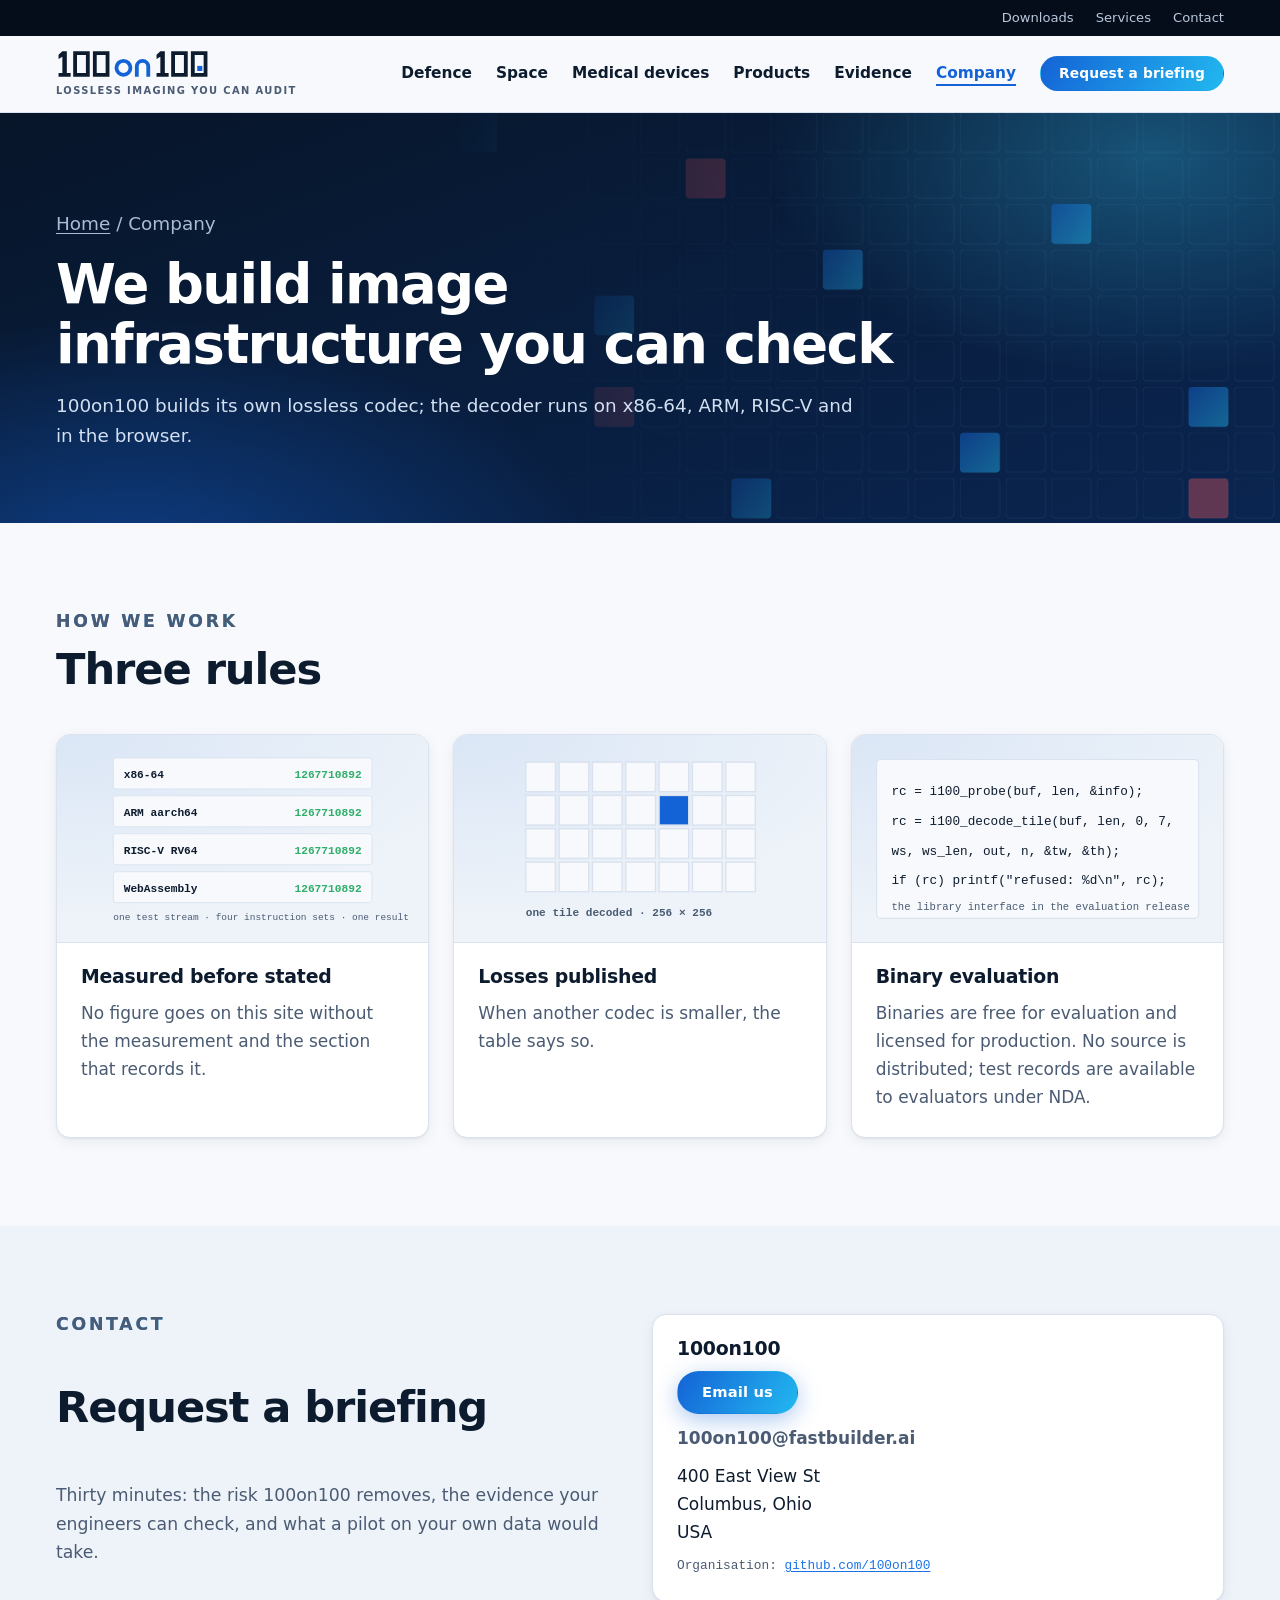
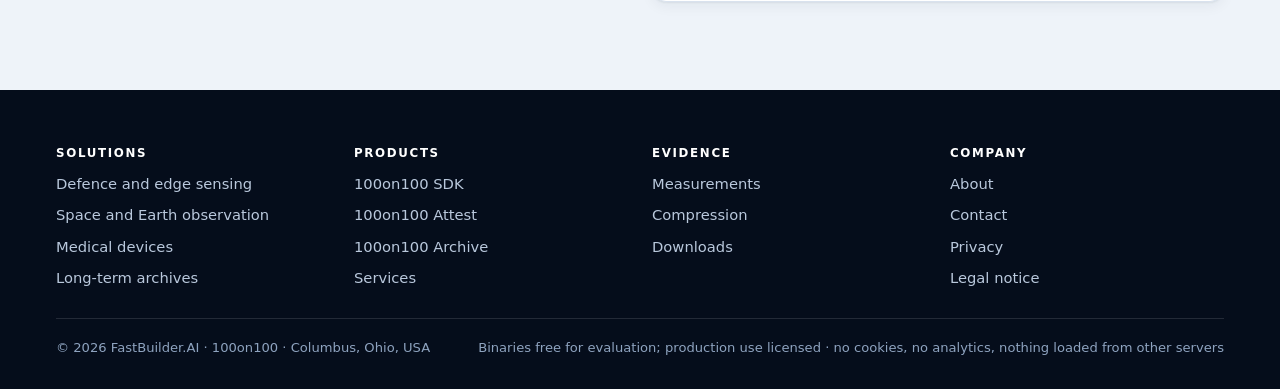
<file: company.html>
<!doctype html>
<html lang="en">
<head>
<meta charset="utf-8">
<meta name="viewport" content="width=device-width, initial-scale=1, viewport-fit=cover">
<title>100on100 Company</title>
<meta name="description" content="Who builds 100on100, how we work, and how to request a briefing.">
<link rel="stylesheet" href="site.css">
<link rel="icon" href="favicon.ico" sizes="any">
<link rel="icon" href="favicon.svg" type="image/svg+xml">
<link rel="apple-touch-icon" href="apple-touch-icon.png">
</head>
<body>
<svg width="0" height="0" style="position:absolute" aria-hidden="true" focusable="false"><defs><linearGradient id="gB" x1="0" y1="0" x2="1" y2="1"><stop offset="0" stop-color="#1463d6"/><stop offset="1" stop-color="#22b8f0"/></linearGradient><radialGradient id="gGlow" cx=".5" cy=".5" r=".5"><stop offset="0" stop-color="#39d0ff" stop-opacity=".55"/><stop offset="1" stop-color="#39d0ff" stop-opacity="0"/></radialGradient></defs></svg>
<div class="util"><div class="wrap">
  <a href="downloads.html">Downloads</a><a href="services.html">Services</a><a href="company.html#contact">Contact</a>
</div></div>
<div class="mast-bg"><div class="wrap">
  <header class="mast">
    <a class="mark" href="index.html" aria-label="100on100 home"><svg class="logo" viewBox="-2 -2 240 44" role="img" aria-label="100on100" xmlns="http://www.w3.org/2000/svg"><g style="fill:currentColor"><path d="M8 0h7v34h6v6h-19v-6h6V8.5l-6 3.5V5.6z"/><path fill-rule="evenodd" d="M25 0h26v40h-26z M31 6v28h14v-28z"/><path fill-rule="evenodd" d="M56 0h26v40h-26z M62 6v28h14v-28z"/><path style="fill:var(--brand)" fill-rule="evenodd" d="M90.0 26.0a14.0 14.0 0 1 0 28.0 0a14.0 14.0 0 1 0 -28.0 0zM96.0 26.0a8.0 8.0 0 1 0 16.0 0a8.0 8.0 0 1 0 -16.0 0z"/><path style="fill:var(--brand)" d="M122 40V24.0a12.0 12.0 0 0 1 24 0V40h-6V24.0a6.0 6.0 0 0 0 -12.0 0V40z"/><path d="M162 0h7v34h6v6h-19v-6h6V8.5l-6 3.5V5.6z"/><path fill-rule="evenodd" d="M179 0h26v40h-26z M185 6v28h14v-28z"/><path fill-rule="evenodd" d="M210 0h26v40h-26z M216 6v28h14v-28z"/><rect style="fill:var(--brand)" x="220" y="23" width="8" height="8"/></g></svg><small>Lossless imaging you can audit</small></a>
    <nav aria-label="Main">
      <a href="defence.html">Defence</a>
      <a href="space.html">Space</a>
      <a href="medical.html">Medical devices</a>
      <a href="products.html">Products</a>
      <a href="evidence.html">Evidence</a>
      <a href="company.html" aria-current="page">Company</a>
      <a class="btn primary" href="company.html#contact">Request a briefing</a>
    </nav>
  </header>
</div></div>
<main>
<div class="pagehead"><div class="motif" aria-hidden="true"><svg viewBox="0 0 1288 414" preserveAspectRatio="xMaxYMid slice" xmlns="http://www.w3.org/2000/svg"><defs><pattern id="pg5" width="46" height="46" patternUnits="userSpaceOnUse"><rect width="40" height="40" rx="4" style="fill:none;stroke:rgba(143,211,255,.16)"/></pattern></defs><rect width="1288" height="414" style="fill:url(#pg5)"/><rect class="tile-hi" x="460" y="0" width="40" height="40" rx="4" style="fill:url(#gB);opacity:0.9"/><rect class="tile-hi" x="230" y="46" width="40" height="40" rx="4" style="fill:url(#gB);opacity:0.9"/><rect class="tile-hi" x="690" y="46" width="40" height="40" rx="4" style="fill:#ff5a5f;opacity:0.7"/><rect class="tile-hi" x="0" y="92" width="40" height="40" rx="4" style="fill:url(#gB);opacity:0.9"/><rect class="tile-hi" x="1058" y="92" width="40" height="40" rx="4" style="fill:url(#gB);opacity:0.9"/><rect class="tile-hi" x="828" y="138" width="40" height="40" rx="4" style="fill:url(#gB);opacity:0.9"/><rect class="tile-hi" x="0" y="184" width="40" height="40" rx="4" style="fill:#ff5a5f;opacity:0.7"/><rect class="tile-hi" x="598" y="184" width="40" height="40" rx="4" style="fill:url(#gB);opacity:0.9"/><rect class="tile-hi" x="368" y="230" width="40" height="40" rx="4" style="fill:url(#gB);opacity:0.9"/><rect class="tile-hi" x="138" y="276" width="40" height="40" rx="4" style="fill:url(#gB);opacity:0.9"/><rect class="tile-hi" x="598" y="276" width="40" height="40" rx="4" style="fill:#ff5a5f;opacity:0.7"/><rect class="tile-hi" x="1196" y="276" width="40" height="40" rx="4" style="fill:url(#gB);opacity:0.9"/><rect class="tile-hi" x="966" y="322" width="40" height="40" rx="4" style="fill:url(#gB);opacity:0.9"/><rect class="tile-hi" x="736" y="368" width="40" height="40" rx="4" style="fill:url(#gB);opacity:0.9"/><rect class="tile-hi" x="1196" y="368" width="40" height="40" rx="4" style="fill:#ff5a5f;opacity:0.7"/></svg></div><div class="wrap">
  <p class="crumbs"><a href="index.html">Home</a> / Company</p>
  <h1>We build image infrastructure you can check</h1>
  <p>100on100 builds its own lossless codec; the decoder runs on x86-64, ARM, RISC-V and in the browser.</p>
</div></div>
<section aria-labelledby="c-how"><div class="wrap">
  <div class="head"><p class="label">How we work</p><h2 id="c-how">Three rules</h2></div>
  <div class="cards">
    <div class="card"><div class="art"><svg viewBox="0 0 316 204" role="img" aria-label="Four instruction sets decode one stream to the same value 1267710892" xmlns="http://www.w3.org/2000/svg" preserveAspectRatio="xMidYMid meet"><rect x="8" y="8" width="300" height="36" rx="3" style="fill:var(--ground);stroke:var(--rule)"/><text x="20" y="31" style="font:700 13px var(--mono);fill:var(--ink)" text-anchor="start">x86-64</text><text x="296" y="31" style="font:700 13px var(--mono);fill:var(--g)" text-anchor="end">1267710892</text><rect x="8" y="52" width="300" height="36" rx="3" style="fill:var(--ground);stroke:var(--rule)"/><text x="20" y="75" style="font:700 13px var(--mono);fill:var(--ink)" text-anchor="start">ARM aarch64</text><text x="296" y="75" style="font:700 13px var(--mono);fill:var(--g)" text-anchor="end">1267710892</text><rect x="8" y="96" width="300" height="36" rx="3" style="fill:var(--ground);stroke:var(--rule)"/><text x="20" y="119" style="font:700 13px var(--mono);fill:var(--ink)" text-anchor="start">RISC-V RV64</text><text x="296" y="119" style="font:700 13px var(--mono);fill:var(--g)" text-anchor="end">1267710892</text><rect x="8" y="140" width="300" height="36" rx="3" style="fill:var(--ground);stroke:var(--rule)"/><text x="20" y="163" style="font:700 13px var(--mono);fill:var(--ink)" text-anchor="start">WebAssembly</text><text x="296" y="163" style="font:700 13px var(--mono);fill:var(--g)" text-anchor="end">1267710892</text><text x="8" y="196" style="font:500 11px var(--mono);fill:var(--ink-soft)" text-anchor="start">one test stream · four instruction sets · one result</text></svg></div><div class="body"><h3>Measured before stated</h3><p>No figure goes on this site without the measurement and the section that records it.</p></div></div>
    <div class="card"><div class="art"><svg viewBox="0 0 270 190" role="img" aria-label="A frame divided into tiles with one tile decoded" xmlns="http://www.w3.org/2000/svg" preserveAspectRatio="xMidYMid meet"><rect x="12" y="12" width="32" height="32" style="fill:var(--ground);stroke:var(--rule);stroke-width:1.5"/><rect x="48" y="12" width="32" height="32" style="fill:var(--ground);stroke:var(--rule);stroke-width:1.5"/><rect x="84" y="12" width="32" height="32" style="fill:var(--ground);stroke:var(--rule);stroke-width:1.5"/><rect x="120" y="12" width="32" height="32" style="fill:var(--ground);stroke:var(--rule);stroke-width:1.5"/><rect x="156" y="12" width="32" height="32" style="fill:var(--ground);stroke:var(--rule);stroke-width:1.5"/><rect x="192" y="12" width="32" height="32" style="fill:var(--ground);stroke:var(--rule);stroke-width:1.5"/><rect x="228" y="12" width="32" height="32" style="fill:var(--ground);stroke:var(--rule);stroke-width:1.5"/><rect x="12" y="48" width="32" height="32" style="fill:var(--ground);stroke:var(--rule);stroke-width:1.5"/><rect x="48" y="48" width="32" height="32" style="fill:var(--ground);stroke:var(--rule);stroke-width:1.5"/><rect x="84" y="48" width="32" height="32" style="fill:var(--ground);stroke:var(--rule);stroke-width:1.5"/><rect x="120" y="48" width="32" height="32" style="fill:var(--ground);stroke:var(--rule);stroke-width:1.5"/><rect class="tile-hi" x="156" y="48" width="32" height="32" style="fill:var(--brand);stroke:var(--rule);stroke-width:1.5"/><rect x="192" y="48" width="32" height="32" style="fill:var(--ground);stroke:var(--rule);stroke-width:1.5"/><rect x="228" y="48" width="32" height="32" style="fill:var(--ground);stroke:var(--rule);stroke-width:1.5"/><rect x="12" y="84" width="32" height="32" style="fill:var(--ground);stroke:var(--rule);stroke-width:1.5"/><rect x="48" y="84" width="32" height="32" style="fill:var(--ground);stroke:var(--rule);stroke-width:1.5"/><rect x="84" y="84" width="32" height="32" style="fill:var(--ground);stroke:var(--rule);stroke-width:1.5"/><rect x="120" y="84" width="32" height="32" style="fill:var(--ground);stroke:var(--rule);stroke-width:1.5"/><rect x="156" y="84" width="32" height="32" style="fill:var(--ground);stroke:var(--rule);stroke-width:1.5"/><rect x="192" y="84" width="32" height="32" style="fill:var(--ground);stroke:var(--rule);stroke-width:1.5"/><rect x="228" y="84" width="32" height="32" style="fill:var(--ground);stroke:var(--rule);stroke-width:1.5"/><rect x="12" y="120" width="32" height="32" style="fill:var(--ground);stroke:var(--rule);stroke-width:1.5"/><rect x="48" y="120" width="32" height="32" style="fill:var(--ground);stroke:var(--rule);stroke-width:1.5"/><rect x="84" y="120" width="32" height="32" style="fill:var(--ground);stroke:var(--rule);stroke-width:1.5"/><rect x="120" y="120" width="32" height="32" style="fill:var(--ground);stroke:var(--rule);stroke-width:1.5"/><rect x="156" y="120" width="32" height="32" style="fill:var(--ground);stroke:var(--rule);stroke-width:1.5"/><rect x="192" y="120" width="32" height="32" style="fill:var(--ground);stroke:var(--rule);stroke-width:1.5"/><rect x="228" y="120" width="32" height="32" style="fill:var(--ground);stroke:var(--rule);stroke-width:1.5"/><text x="12" y="178" style="font:600 12px var(--mono);fill:var(--ink-soft)" text-anchor="start">one tile decoded · 256 × 256</text></svg></div><div class="body"><h3>Losses published</h3><p>When another codec is smaller, the table says so.</p></div></div>
    <div class="card"><div class="art"><svg viewBox="0 0 320 166" role="img" aria-label="Illustration of a decode SDK call sequence" xmlns="http://www.w3.org/2000/svg" preserveAspectRatio="xMidYMid meet"><rect x="8" y="8" width="304" height="150" rx="4" style="fill:var(--ground);stroke:var(--rule)"/><text x="22" y="42" style="font:500 12px var(--mono);fill:var(--ink)" text-anchor="start">rc = i100_probe(buf, len, &amp;info);</text><text x="22" y="70" style="font:500 12px var(--mono);fill:var(--ink)" text-anchor="start">rc = i100_decode_tile(buf, len, 0, 7,</text><text x="22" y="98" style="font:500 12px var(--mono);fill:var(--ink)" text-anchor="start">        ws, ws_len, out, n, &amp;tw, &amp;th);</text><text x="22" y="126" style="font:500 12px var(--mono);fill:var(--ink)" text-anchor="start">if (rc) printf("refused: %d\n", rc);</text><text x="22" y="150" style="font:500 10px var(--mono);fill:var(--ink-soft)" text-anchor="start">the library interface in the evaluation release</text></svg></div><div class="body"><h3>Binary evaluation</h3><p>Binaries are free for evaluation and licensed for production. No source is distributed; test records are available to evaluators under NDA.</p></div></div>
  </div>
</div></section>

<section class="alt" id="contact" aria-labelledby="contact-h"><div class="wrap">
  <div class="cards two">
    <div class="head" style="margin:0"><p class="label">Contact</p><h2 id="contact-h">Request a briefing</h2>
      <p>Thirty minutes: the risk 100on100 removes, the evidence your engineers can check, and what a pilot on your own data would take.</p></div>
    <div class="card" style="grid-template-rows:auto"><div class="body">
      <h3>100on100</h3>
      <p><a class="btn primary" href="mailto:100on100@fastbuilder.ai?subject=Briefing%20request">Email us</a></p>
      <p><strong>100on100@fastbuilder.ai</strong></p>
      <address>400 East View St<br>Columbus, Ohio<br>USA</address>
      <p class="cite">Organisation: <a href="https://github.com/100on100">github.com/100on100</a></p>
    </div></div>
  </div>
</div></section>
</main>
<footer><div class="wrap">
  <div class="cols">
    <div><h4>Solutions</h4><ul><li><a href="defence.html">Defence and edge sensing</a></li><li><a href="space.html">Space and Earth observation</a></li><li><a href="medical.html">Medical devices</a></li><li><a href="products.html#archive">Long-term archives</a></li></ul></div>
    <div><h4>Products</h4><ul><li><a href="products.html#sdk">100on100 SDK</a></li><li><a href="products.html#attest">100on100 Attest</a></li><li><a href="products.html#archive">100on100 Archive</a></li><li><a href="services.html">Services</a></li></ul></div>
    <div><h4>Evidence</h4><ul><li><a href="evidence.html">Measurements</a></li><li><a href="evidence.html#compression">Compression</a></li><li><a href="downloads.html">Downloads</a></li></ul></div>
    <div><h4>Company</h4><ul><li><a href="company.html">About</a></li><li><a href="company.html#contact">Contact</a></li><li><a href="privacy.html">Privacy</a></li><li><a href="legal.html">Legal notice</a></li></ul></div>
  </div>
  <div class="base"><span>© 2026 FastBuilder.AI · 100on100 · Columbus, Ohio, USA</span><span>Binaries free for evaluation; production use licensed · no cookies, no analytics, nothing loaded from other servers</span></div>
</div></footer>
</body>
</html>
</file>
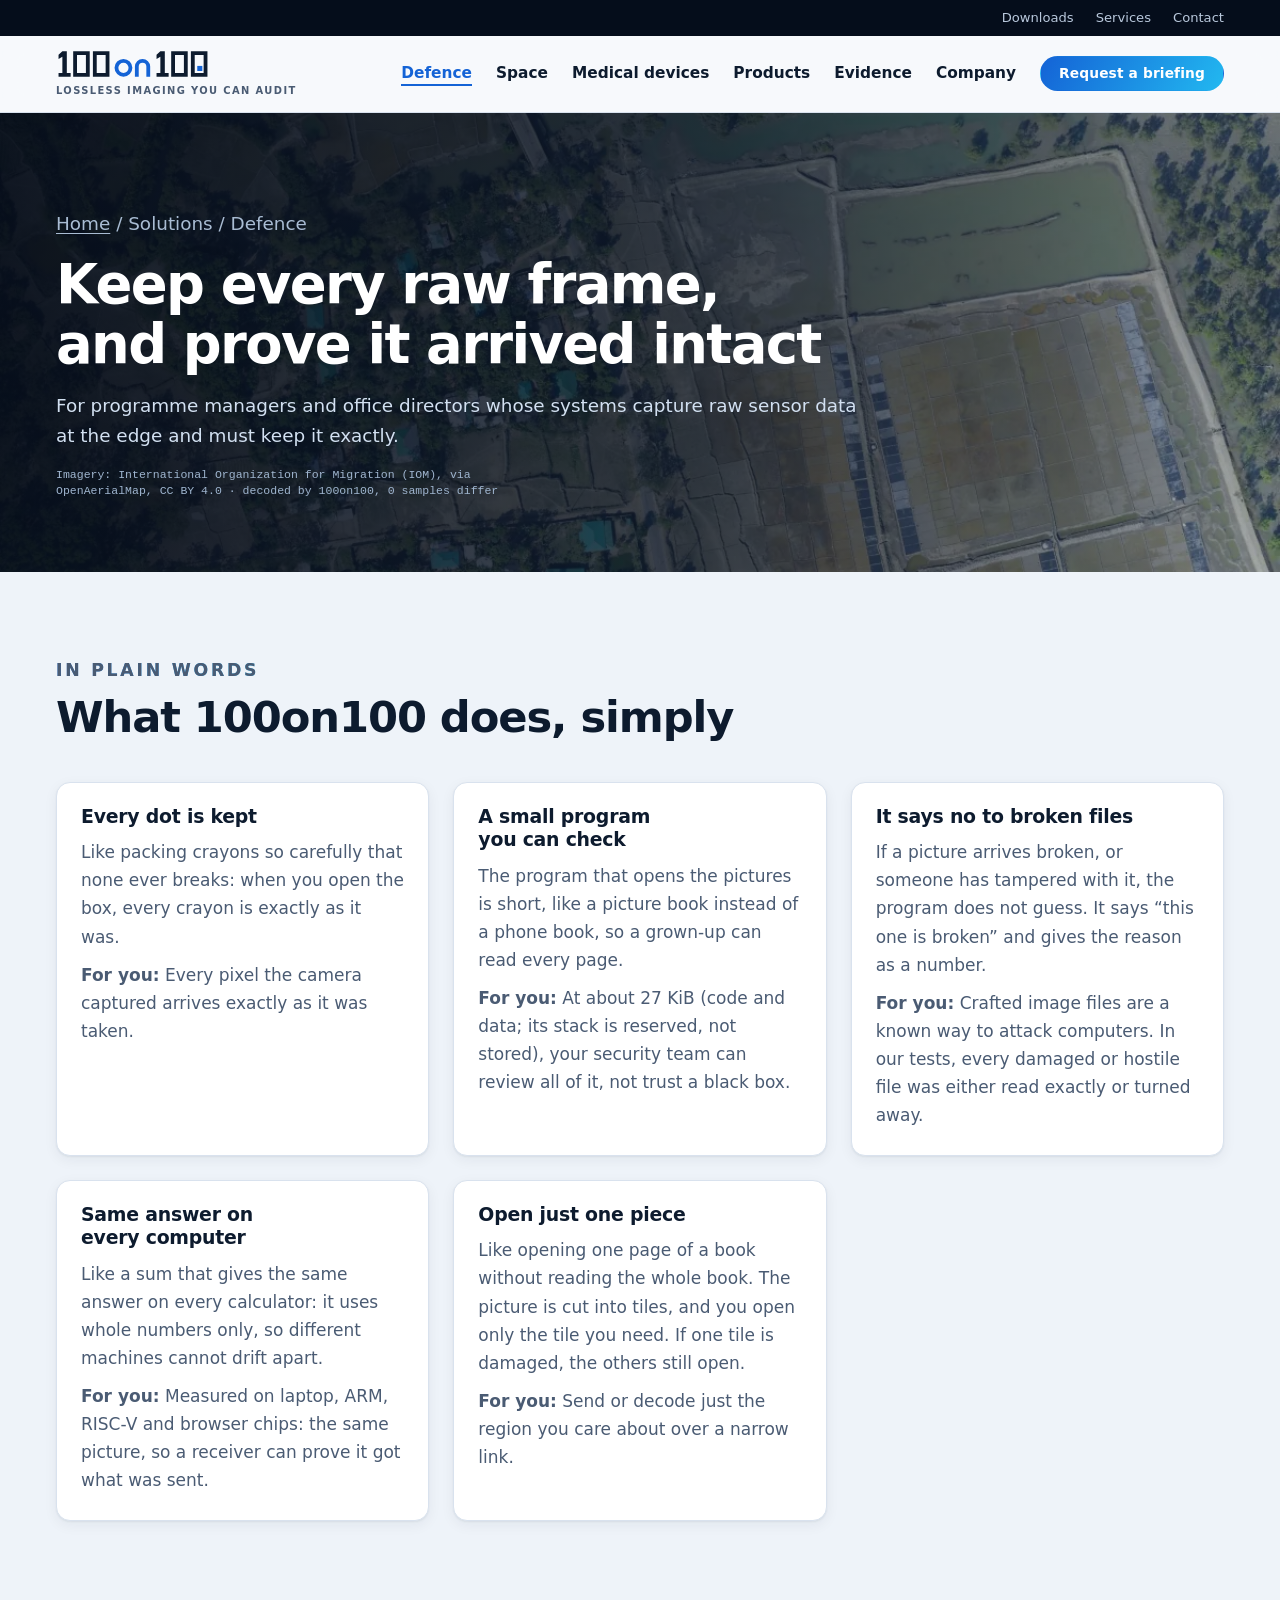
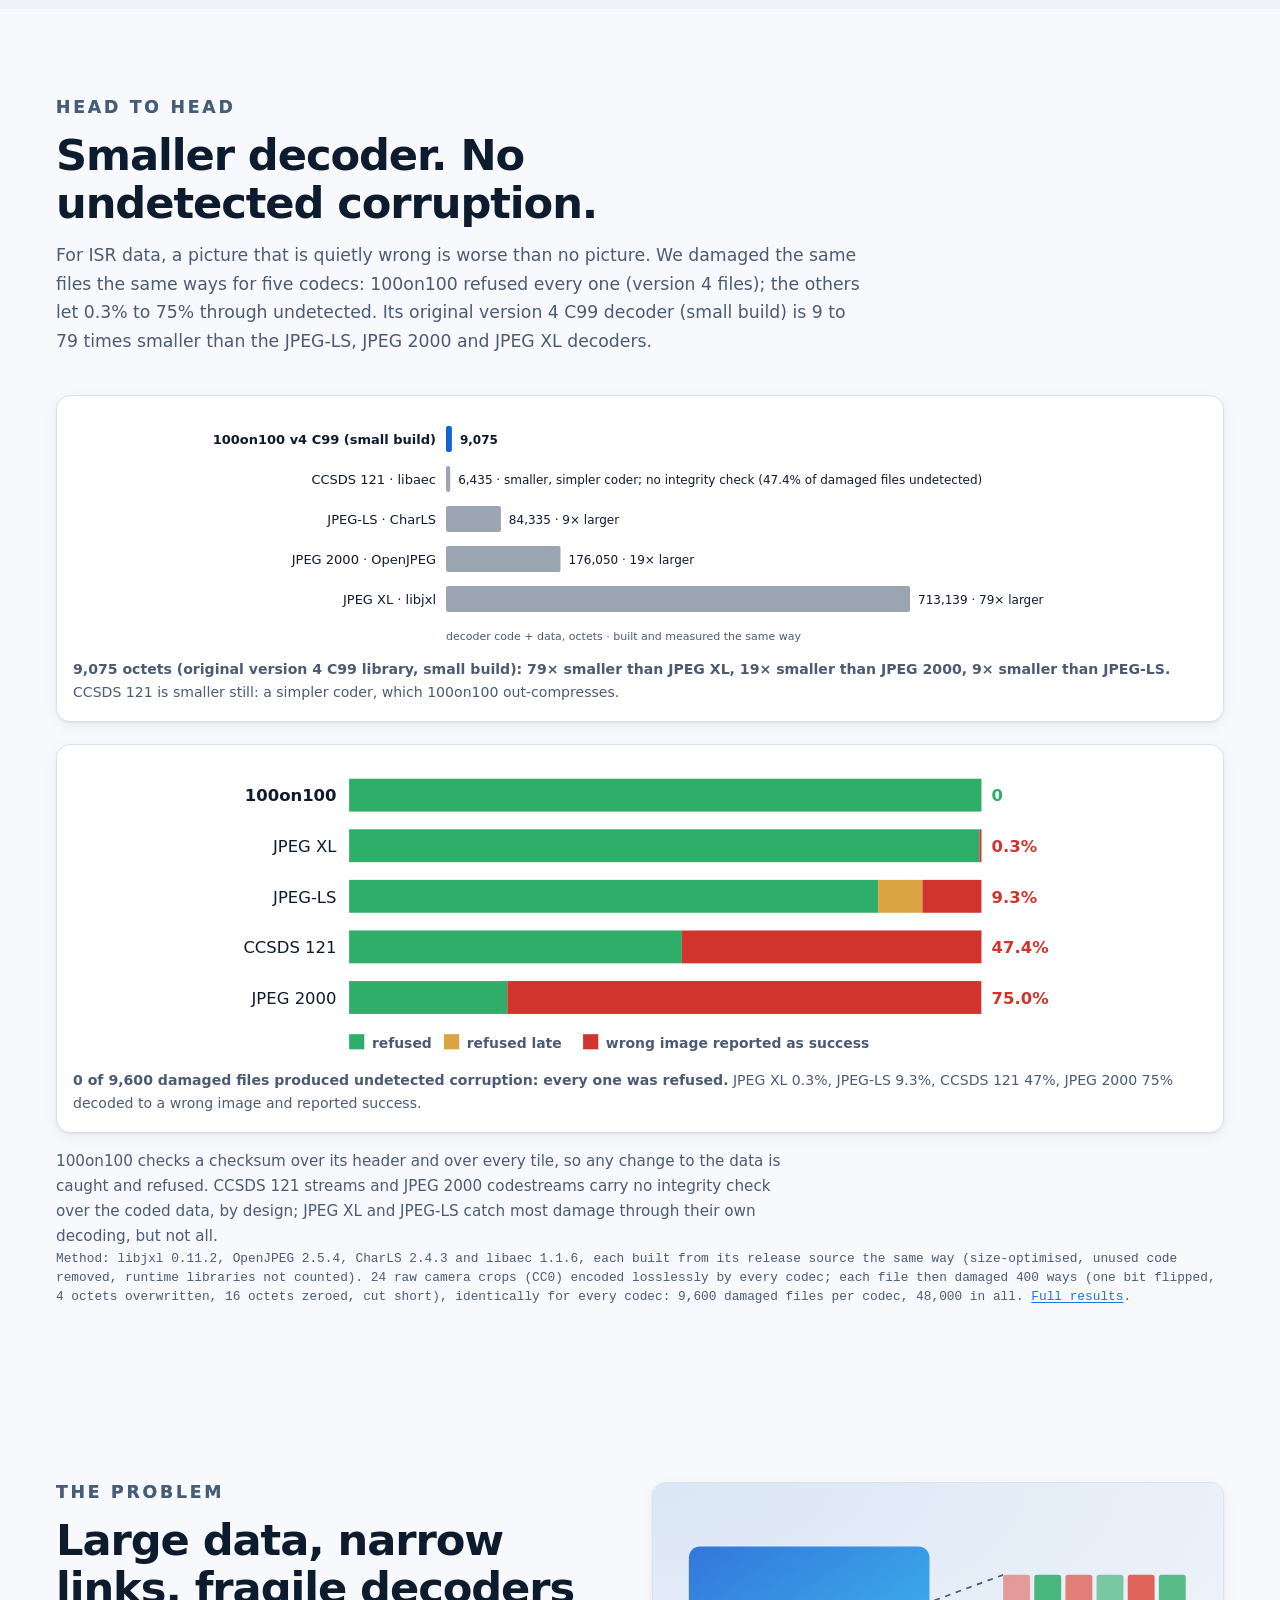
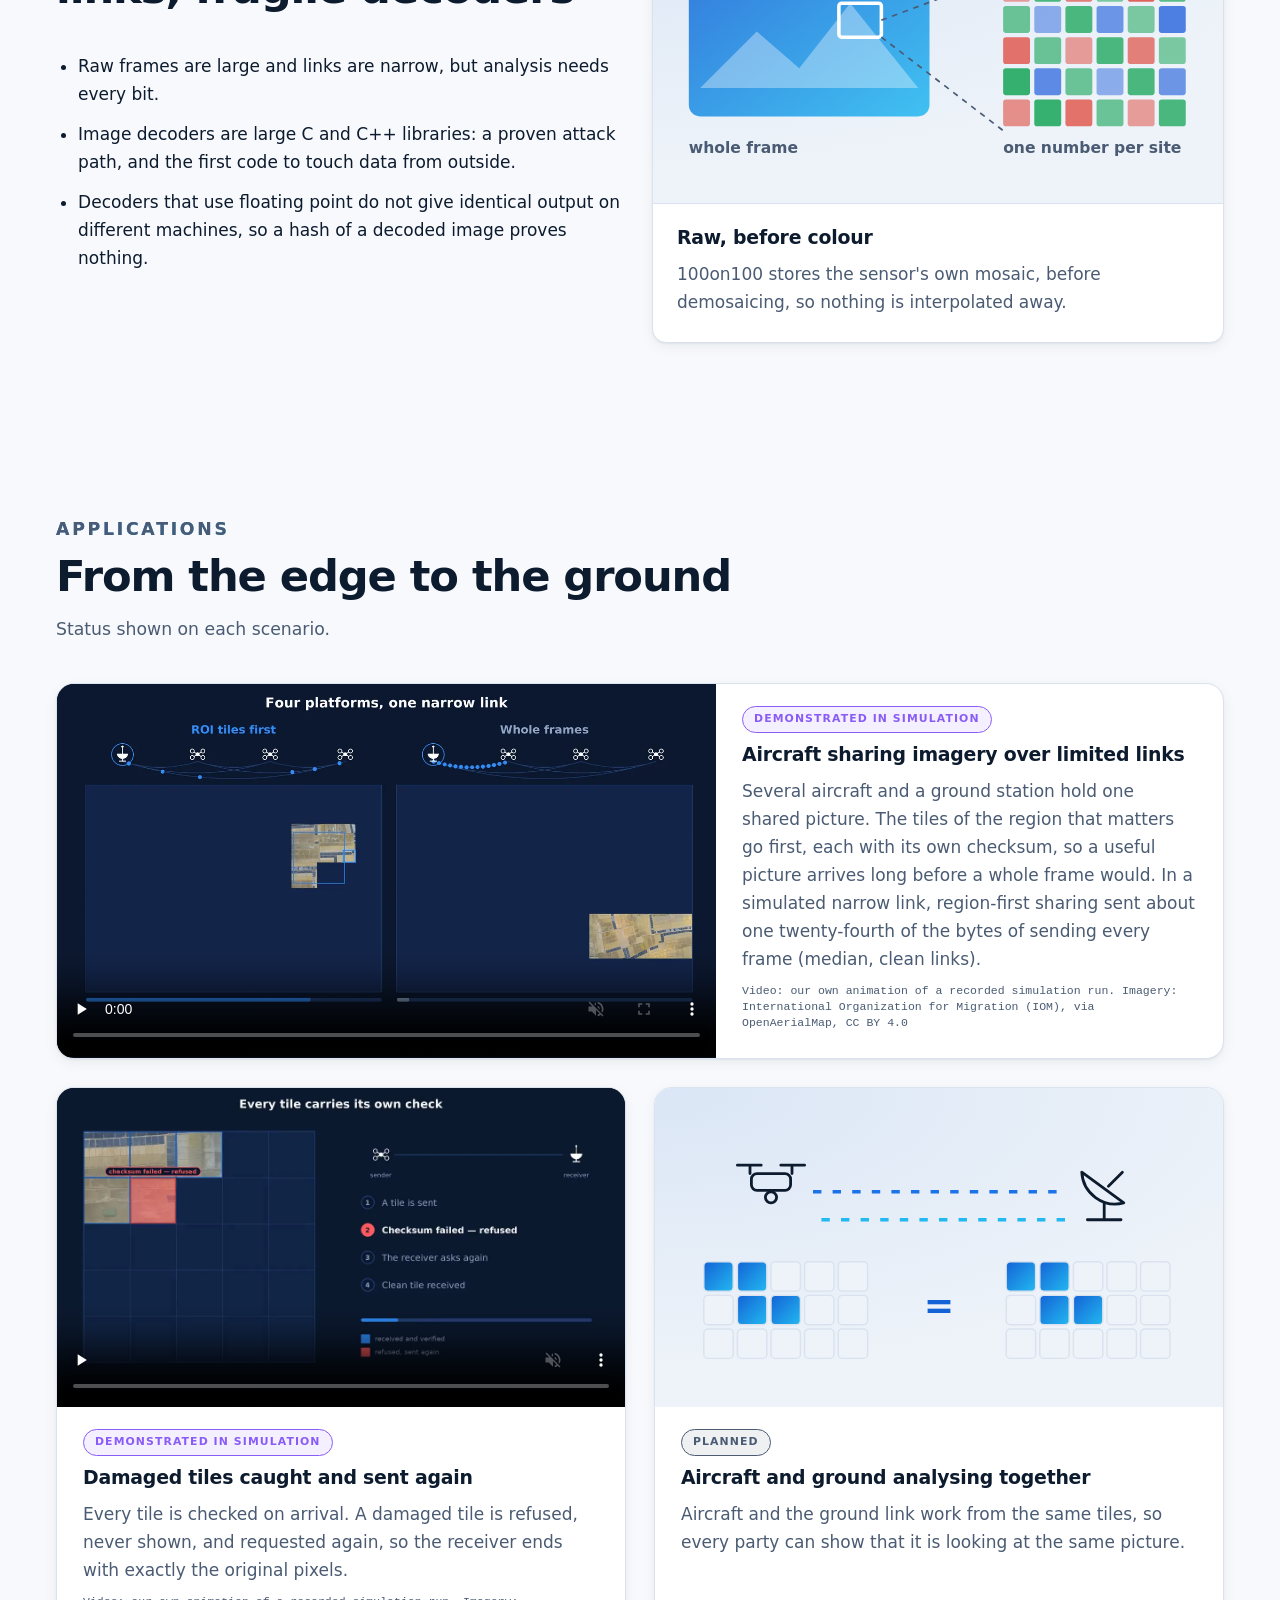
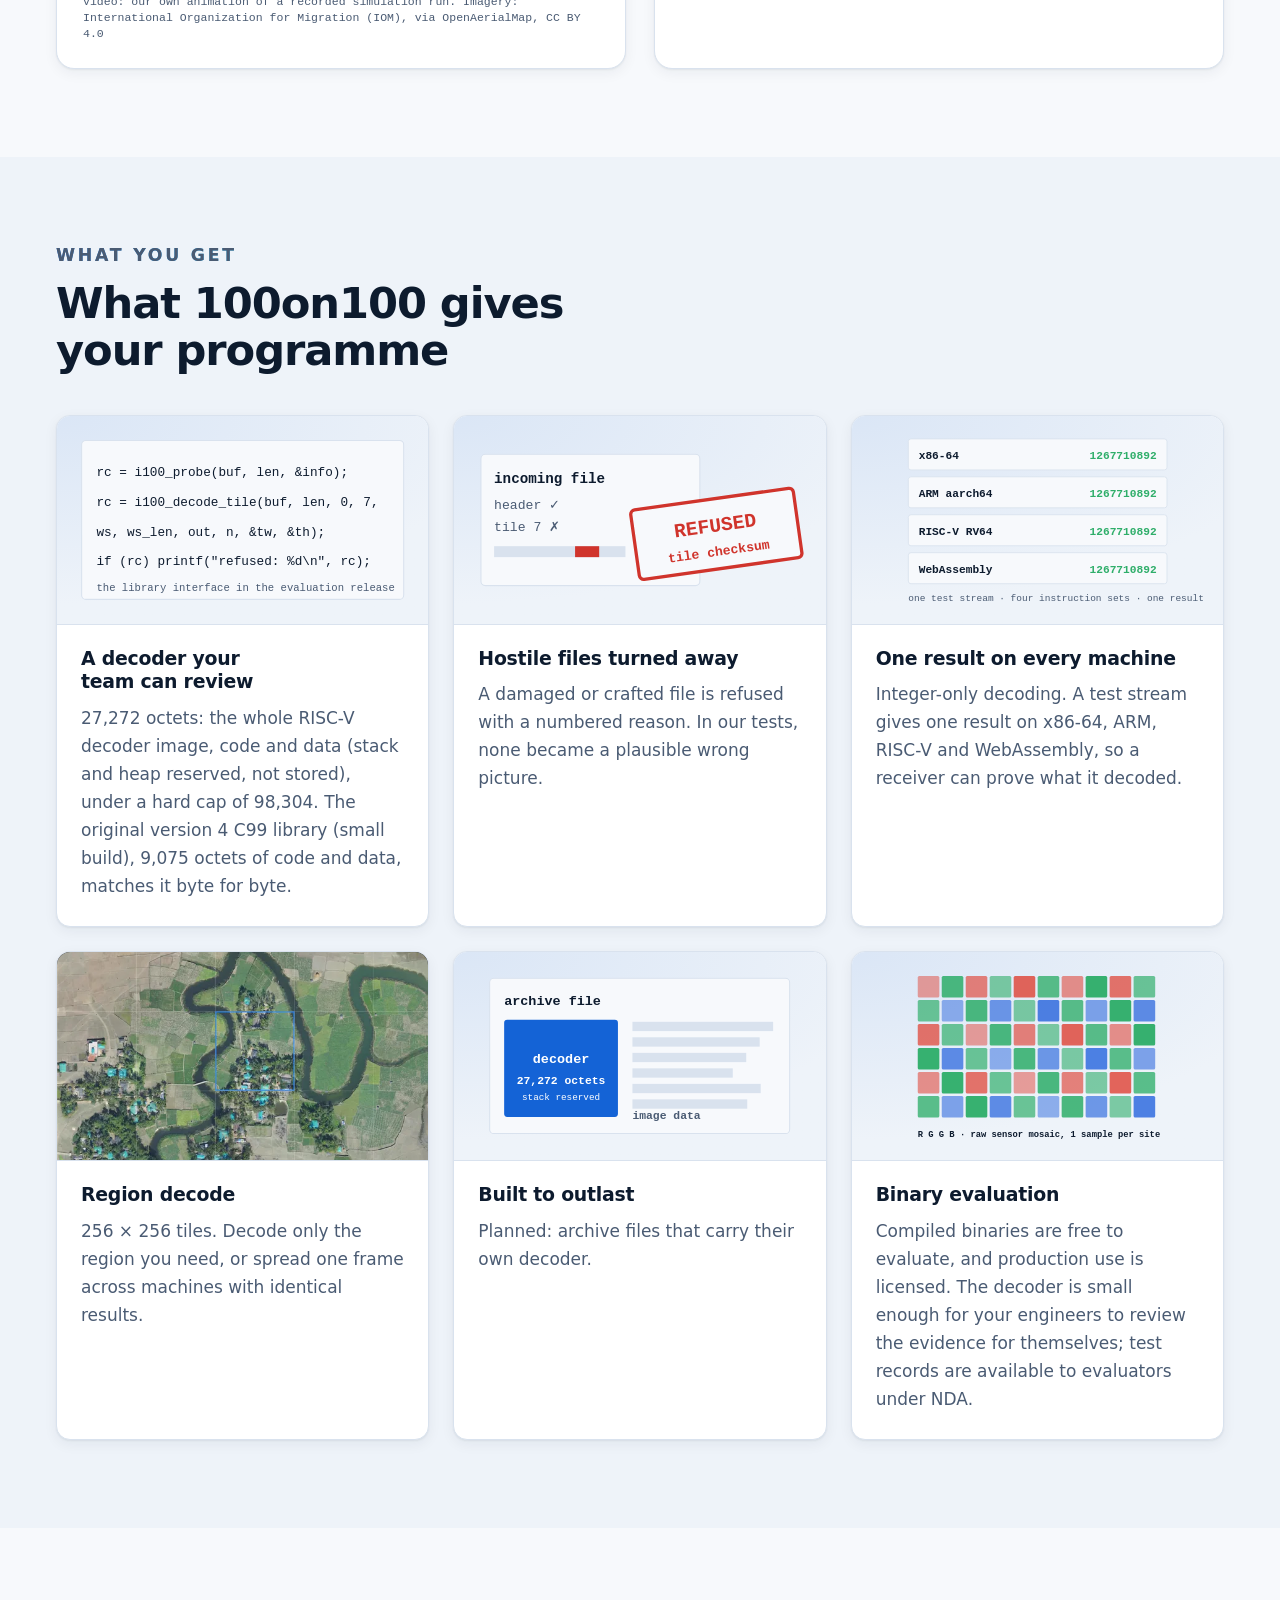
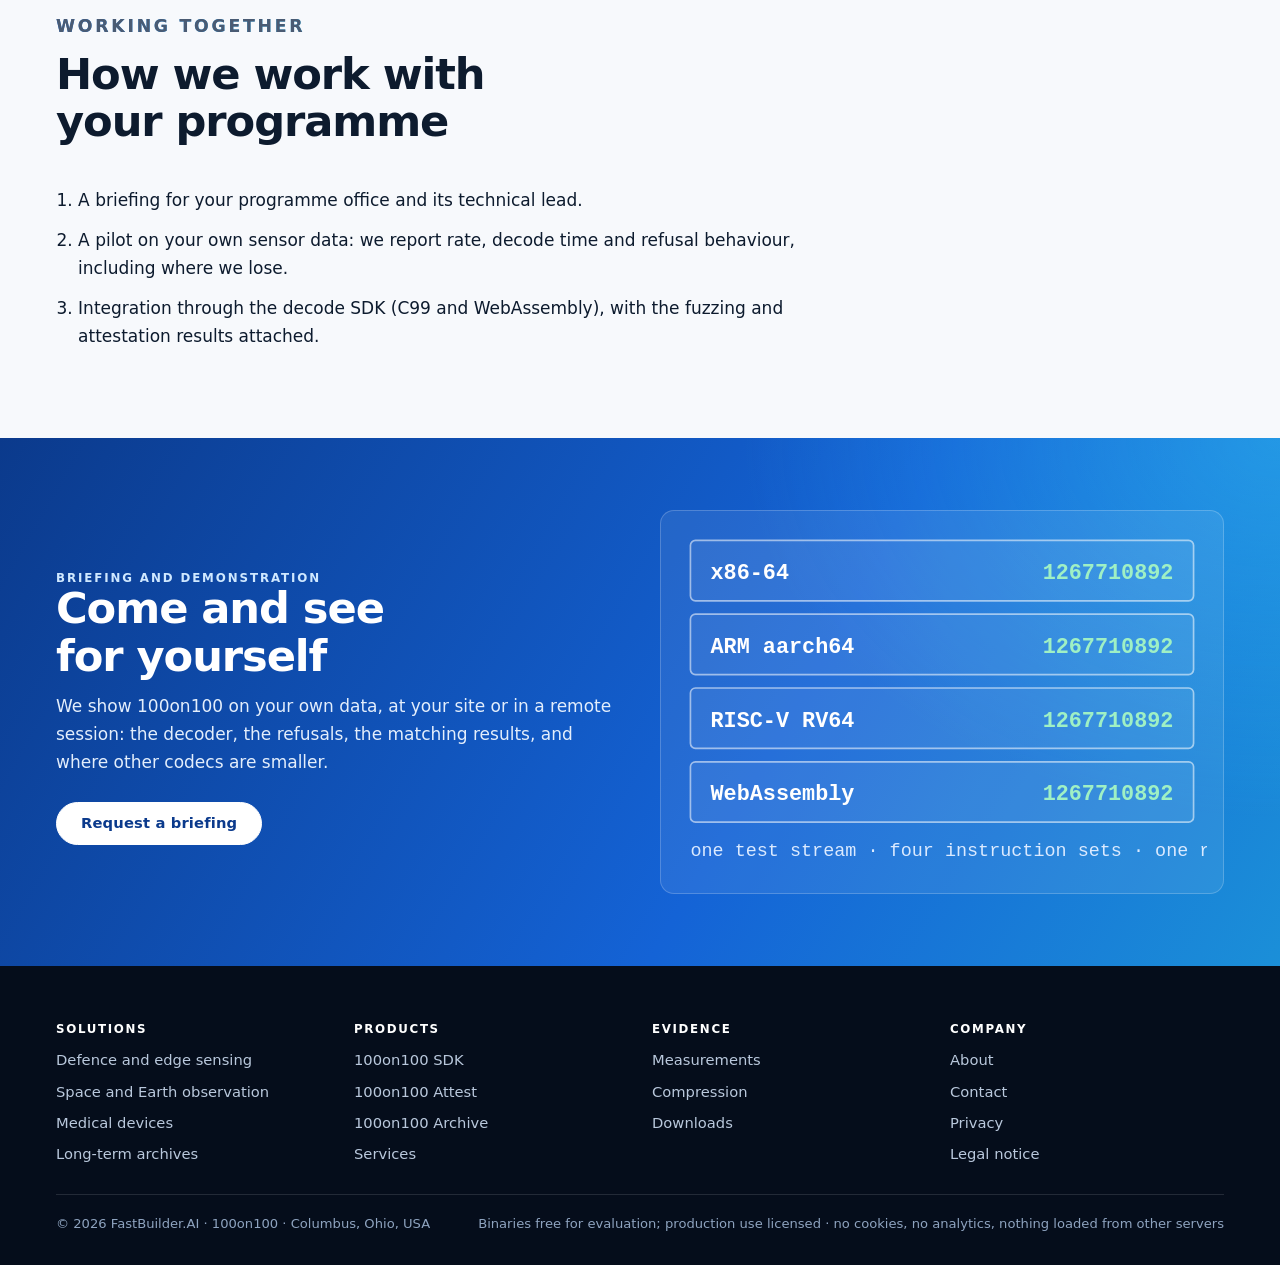
<file: defence.html>
<!doctype html>
<html lang="en">
<head>
<meta charset="utf-8">
<meta name="viewport" content="width=device-width, initial-scale=1, viewport-fit=cover">
<title>100on100 for Defence</title>
<meta name="description" content="Lossless raw sensor imaging for defence research: an auditable decoder, bit-exact on every tested machine, refusing hostile files by number.">
<link rel="stylesheet" href="site.css">
<link rel="icon" href="favicon.ico" sizes="any">
<link rel="icon" href="favicon.svg" type="image/svg+xml">
<link rel="apple-touch-icon" href="apple-touch-icon.png">
</head>
<body>
<svg width="0" height="0" style="position:absolute" aria-hidden="true" focusable="false"><defs><linearGradient id="gB" x1="0" y1="0" x2="1" y2="1"><stop offset="0" stop-color="#1463d6"/><stop offset="1" stop-color="#22b8f0"/></linearGradient><radialGradient id="gGlow" cx=".5" cy=".5" r=".5"><stop offset="0" stop-color="#39d0ff" stop-opacity=".55"/><stop offset="1" stop-color="#39d0ff" stop-opacity="0"/></radialGradient></defs></svg>
<div class="util"><div class="wrap">
  <a href="downloads.html">Downloads</a><a href="services.html">Services</a><a href="company.html#contact">Contact</a>
</div></div>
<div class="mast-bg"><div class="wrap">
  <header class="mast">
    <a class="mark" href="index.html" aria-label="100on100 home"><svg class="logo" viewBox="-2 -2 240 44" role="img" aria-label="100on100" xmlns="http://www.w3.org/2000/svg"><g style="fill:currentColor"><path d="M8 0h7v34h6v6h-19v-6h6V8.5l-6 3.5V5.6z"/><path fill-rule="evenodd" d="M25 0h26v40h-26z M31 6v28h14v-28z"/><path fill-rule="evenodd" d="M56 0h26v40h-26z M62 6v28h14v-28z"/><path style="fill:var(--brand)" fill-rule="evenodd" d="M90.0 26.0a14.0 14.0 0 1 0 28.0 0a14.0 14.0 0 1 0 -28.0 0zM96.0 26.0a8.0 8.0 0 1 0 16.0 0a8.0 8.0 0 1 0 -16.0 0z"/><path style="fill:var(--brand)" d="M122 40V24.0a12.0 12.0 0 0 1 24 0V40h-6V24.0a6.0 6.0 0 0 0 -12.0 0V40z"/><path d="M162 0h7v34h6v6h-19v-6h6V8.5l-6 3.5V5.6z"/><path fill-rule="evenodd" d="M179 0h26v40h-26z M185 6v28h14v-28z"/><path fill-rule="evenodd" d="M210 0h26v40h-26z M216 6v28h14v-28z"/><rect style="fill:var(--brand)" x="220" y="23" width="8" height="8"/></g></svg><small>Lossless imaging you can audit</small></a>
    <nav aria-label="Main">
      <a href="defence.html" aria-current="page">Defence</a>
      <a href="space.html">Space</a>
      <a href="medical.html">Medical devices</a>
      <a href="products.html">Products</a>
      <a href="evidence.html">Evidence</a>
      <a href="company.html">Company</a>
      <a class="btn primary" href="company.html#contact">Request a briefing</a>
    </nav>
  </header>
</div></div>
<main>
<div class="pagehead photo" style="--img:url(img/aerial-plain.webp)"><div class="wrap">
  <p class="crumbs"><a href="index.html">Home</a> / Solutions / Defence</p>
  <h1>Keep every raw frame, and prove it arrived intact</h1>
  <p>For programme managers and office directors whose systems capture raw sensor data at the edge and must keep it exactly.</p>
  <p class="credit">Imagery: International Organization for Migration (IOM), via OpenAerialMap, CC BY 4.0 · decoded by 100on100, 0 samples differ</p>
</div></div>
<section class="alt" aria-labelledby="plain-h"><div class="wrap">
  <div class="head"><p class="label">In plain words</p><h2 id="plain-h">What 100on100 does, simply</h2></div>
  <div class="cards"><div class="card" style="grid-template-rows:auto"><div class="body"><h3>Every dot is kept</h3><p>Like packing crayons so carefully that none ever breaks: when you open the box, every crayon is exactly as it was.</p><p><strong>For you:</strong> Every pixel the camera captured arrives exactly as it was taken.</p></div></div><div class="card" style="grid-template-rows:auto"><div class="body"><h3>A small program you can check</h3><p>The program that opens the pictures is short, like a picture book instead of a phone book, so a grown-up can read every page.</p><p><strong>For you:</strong> At about 27 KiB (code and data; its stack is reserved, not stored), your security team can review all of it, not trust a black box.</p></div></div><div class="card" style="grid-template-rows:auto"><div class="body"><h3>It says no to broken files</h3><p>If a picture arrives broken, or someone has tampered with it, the program does not guess. It says “this one is broken” and gives the reason as a number.</p><p><strong>For you:</strong> Crafted image files are a known way to attack computers. In our tests, every damaged or hostile file was either read exactly or turned away.</p></div></div><div class="card" style="grid-template-rows:auto"><div class="body"><h3>Same answer on every computer</h3><p>Like a sum that gives the same answer on every calculator: it uses whole numbers only, so different machines cannot drift apart.</p><p><strong>For you:</strong> Measured on laptop, ARM, RISC-V and browser chips: the same picture, so a receiver can prove it got what was sent.</p></div></div><div class="card" style="grid-template-rows:auto"><div class="body"><h3>Open just one piece</h3><p>Like opening one page of a book without reading the whole book. The picture is cut into tiles, and you open only the tile you need. If one tile is damaged, the others still open.</p><p><strong>For you:</strong> Send or decode just the region you care about over a narrow link.</p></div></div></div>
</div></section>
<section aria-labelledby="h2h-h"><div class="wrap">
  <div class="head"><p class="label">Head to head</p><h2 id="h2h-h">Smaller decoder. No undetected corruption.</h2><p>For ISR data, a picture that is quietly wrong is worse than no picture. We damaged the same files the same ways for five codecs: 100on100 refused every one (version 4 files); the others let 0.3% to 75% through undetected. Its original version 4 C99 decoder (small build) is 9 to 79 times smaller than the JPEG-LS, JPEG 2000 and JPEG XL decoders.</p></div>
  <div class="opsrow">
    <figure class="ops"><svg viewBox="0 0 860 236" role="img" aria-label="Decoder sizes: 100on100 9,075 octets; libaec 6,435; CharLS 84,335; OpenJPEG 176,050; libjxl 713,139" xmlns="http://www.w3.org/2000/svg" preserveAspectRatio="xMidYMid meet"><text x="226" y="32" style="font:700 13px var(--sans);fill:var(--ink)" text-anchor="end">100on100 v4 C99 (small build)</text><rect x="236" y="14" width="5.9" height="26" rx="2" style="fill:var(--brand);opacity:1"/><text x="249.9045992436257" y="32" style="font:700 12px var(--sans);fill:var(--ink)" text-anchor="start">9,075</text><text x="226" y="72" style="font:500 13px var(--sans);fill:var(--ink)" text-anchor="end">CCSDS 121 · libaec</text><rect x="236" y="54" width="4.2" height="26" rx="2" style="fill:var(--ink-soft);opacity:0.55"/><text x="248.18689764548006" y="72" style="font:500 12px var(--sans);fill:var(--ink)" text-anchor="start">6,435  ·  smaller, simpler coder; no integrity check (47.4% of damaged files undetected)</text><text x="226" y="112" style="font:500 13px var(--sans);fill:var(--ink)" text-anchor="end">JPEG-LS · CharLS</text><rect x="236" y="94" width="54.9" height="26" rx="2" style="fill:var(--ink-soft);opacity:0.55"/><text x="298.87210768167216" y="112" style="font:500 12px var(--sans);fill:var(--ink)" text-anchor="start">84,335  ·  9× larger</text><text x="226" y="152" style="font:500 13px var(--sans);fill:var(--ink)" text-anchor="end">JPEG 2000 · OpenJPEG</text><rect x="236" y="134" width="114.5" height="26" rx="2" style="fill:var(--ink-soft);opacity:0.55"/><text x="358.54597210361516" y="152" style="font:500 12px var(--sans);fill:var(--ink)" text-anchor="start">176,050  ·  19× larger</text><text x="226" y="192" style="font:500 13px var(--sans);fill:var(--ink)" text-anchor="end">JPEG XL · libjxl</text><rect x="236" y="174" width="464.0" height="26" rx="2" style="fill:var(--ink-soft);opacity:0.55"/><text x="708.0" y="192" style="font:500 12px var(--sans);fill:var(--ink)" text-anchor="start">713,139  ·  79× larger</text><text x="236" y="228" style="font:500 11px var(--sans);fill:var(--ink-soft)" text-anchor="start">decoder code + data, octets · built and measured the same way</text></svg><figcaption><strong>9,075 octets (original version 4 C99 library, small build): 79× smaller than JPEG XL, 19× smaller than JPEG 2000, 9× smaller than JPEG-LS.</strong> CCSDS 121 is smaller still: a simpler coder, which 100on100 out-compresses.</figcaption></figure>
    <figure class="ops"><svg viewBox="0 0 680 236" role="img" aria-label="Damaged files: wrong images reported as success: 100on100 0%, JPEG XL 0.3%, JPEG-LS 9.3%, CCSDS 121 47.4%, JPEG 2000 75.0%" xmlns="http://www.w3.org/2000/svg" preserveAspectRatio="xMidYMid meet"><text x="100" y="32" style="font:700 13px var(--sans);fill:var(--ink)" text-anchor="end">100on100</text><rect x="110.0" y="14" width="500.0" height="26" style="fill:var(--g)"/><text x="618" y="32" style="font:800 13px var(--sans);fill:var(--g)" text-anchor="start">0</text><text x="100" y="72" style="font:500 13px var(--sans);fill:var(--ink)" text-anchor="end">JPEG XL</text><rect x="110.0" y="54" width="498.4" height="26" style="fill:var(--g)"/><rect x="608.4" y="54" width="1.6" height="26" style="fill:var(--refuse)"/><text x="618" y="72" style="font:800 13px var(--sans);fill:var(--refuse)" text-anchor="start">0.3%</text><text x="100" y="112" style="font:500 13px var(--sans);fill:var(--ink)" text-anchor="end">JPEG-LS</text><rect x="110.0" y="94" width="418.3" height="26" style="fill:var(--g)"/><rect x="528.3" y="94" width="35.0" height="26" style="fill:#d9a441"/><rect x="563.3" y="94" width="46.7" height="26" style="fill:var(--refuse)"/><text x="618" y="112" style="font:800 13px var(--sans);fill:var(--refuse)" text-anchor="start">9.3%</text><text x="100" y="152" style="font:500 13px var(--sans);fill:var(--ink)" text-anchor="end">CCSDS 121</text><rect x="110.0" y="134" width="263.1" height="26" style="fill:var(--g)"/><rect x="373.1" y="134" width="236.9" height="26" style="fill:var(--refuse)"/><text x="618" y="152" style="font:800 13px var(--sans);fill:var(--refuse)" text-anchor="start">47.4%</text><text x="100" y="192" style="font:500 13px var(--sans);fill:var(--ink)" text-anchor="end">JPEG 2000</text><rect x="110.0" y="174" width="125.1" height="26" style="fill:var(--g)"/><rect x="235.1" y="174" width="374.8" height="26" style="fill:var(--refuse)"/><text x="618" y="192" style="font:800 13px var(--sans);fill:var(--refuse)" text-anchor="start">75.0%</text><rect x="110" y="216" width="12" height="12" style="fill:var(--g)"/><text x="128" y="227" style="font:600 11px var(--sans);fill:var(--ink-soft)" text-anchor="start">refused</text><rect x="185" y="216" width="12" height="12" style="fill:#d9a441"/><text x="203" y="227" style="font:600 11px var(--sans);fill:var(--ink-soft)" text-anchor="start">refused late</text><rect x="295" y="216" width="12" height="12" style="fill:var(--refuse)"/><text x="313" y="227" style="font:600 11px var(--sans);fill:var(--ink-soft)" text-anchor="start">wrong image reported as success</text></svg><figcaption><strong>0 of 9,600 damaged files produced undetected corruption: every one was refused.</strong> JPEG XL 0.3%, JPEG-LS 9.3%, CCSDS 121 47%, JPEG 2000 75% decoded to a wrong image and reported success.</figcaption></figure>
  </div>
  <p class="note">100on100 checks a checksum over its header and over every tile, so any change to the data is caught and refused. CCSDS 121 streams and JPEG 2000 codestreams carry no integrity check over the coded data, by design; JPEG XL and JPEG-LS catch most damage through their own decoding, but not all.</p>
  <p class="cite">Method: libjxl 0.11.2, OpenJPEG 2.5.4, CharLS 2.4.3 and libaec 1.1.6, each built from its release source the same way (size-optimised, unused code removed, runtime libraries not counted). 24 raw camera crops (CC0) encoded losslessly by every codec; each file then damaged 400 ways (one bit flipped, 4 octets overwritten, 16 octets zeroed, cut short), identically for every codec: 9,600 damaged files per codec, 48,000 in all. <a href="evidence.html#h2h-h">Full results</a>.</p>
</div></section>
<section aria-labelledby="d-problem"><div class="wrap">
  <div class="cards two">
    <div><div class="head"><p class="label">The problem</p><h2 id="d-problem">Large data, narrow links, fragile decoders</h2></div>
      <ul class="steps">
        <li>Raw frames are large and links are narrow, but analysis needs every bit.</li>
        <li>Image decoders are large C and C++ libraries: a proven attack path, and the first code to touch data from outside.</li>
        <li>Decoders that use floating point do not give identical output on different machines, so a hash of a decoded image proves nothing.</li>
      </ul></div>
    <div class="card"><div class="art"><svg viewBox="0 0 380 176" role="img" aria-label="A frame, a magnified spot, and the raw red, green and blue samples the sensor stored there" xmlns="http://www.w3.org/2000/svg" preserveAspectRatio="xMidYMid meet"><rect x="14" y="20" width="170" height="120" rx="8" style="fill:url(#gB);opacity:.85"/><path d="M22 120l40-40l30 26l36-46l48 60z" style="fill:#ffffff;opacity:.35"/><rect x="120" y="60" width="30" height="24" rx="2" style="fill:none;stroke:#ffffff;stroke-width:2.5"/><path d="M150 72L236 40M150 84L236 150" style="stroke:var(--ink-soft);stroke-width:1.2;stroke-dasharray:4 4"/><rect x="236" y="40" width="19" height="19" rx="2" style="fill:var(--r);opacity:0.55"/><rect x="258" y="40" width="19" height="19" rx="2" style="fill:var(--g);opacity:0.86"/><rect x="280" y="40" width="19" height="19" rx="2" style="fill:var(--r);opacity:0.73"/><rect x="302" y="40" width="19" height="19" rx="2" style="fill:var(--g);opacity:0.60"/><rect x="324" y="40" width="19" height="19" rx="2" style="fill:var(--r);opacity:0.91"/><rect x="346" y="40" width="19" height="19" rx="2" style="fill:var(--g);opacity:0.78"/><rect x="236" y="62" width="19" height="19" rx="2" style="fill:var(--g);opacity:0.69"/><rect x="258" y="62" width="19" height="19" rx="2" style="fill:var(--b);opacity:0.55"/><rect x="280" y="62" width="19" height="19" rx="2" style="fill:var(--g);opacity:0.86"/><rect x="302" y="62" width="19" height="19" rx="2" style="fill:var(--b);opacity:0.73"/><rect x="324" y="62" width="19" height="19" rx="2" style="fill:var(--g);opacity:0.60"/><rect x="346" y="62" width="19" height="19" rx="2" style="fill:var(--b);opacity:0.91"/><rect x="236" y="84" width="19" height="19" rx="2" style="fill:var(--r);opacity:0.82"/><rect x="258" y="84" width="19" height="19" rx="2" style="fill:var(--g);opacity:0.69"/><rect x="280" y="84" width="19" height="19" rx="2" style="fill:var(--r);opacity:0.55"/><rect x="302" y="84" width="19" height="19" rx="2" style="fill:var(--g);opacity:0.86"/><rect x="324" y="84" width="19" height="19" rx="2" style="fill:var(--r);opacity:0.73"/><rect x="346" y="84" width="19" height="19" rx="2" style="fill:var(--g);opacity:0.60"/><rect x="236" y="106" width="19" height="19" rx="2" style="fill:var(--g);opacity:0.96"/><rect x="258" y="106" width="19" height="19" rx="2" style="fill:var(--b);opacity:0.82"/><rect x="280" y="106" width="19" height="19" rx="2" style="fill:var(--g);opacity:0.69"/><rect x="302" y="106" width="19" height="19" rx="2" style="fill:var(--b);opacity:0.55"/><rect x="324" y="106" width="19" height="19" rx="2" style="fill:var(--g);opacity:0.86"/><rect x="346" y="106" width="19" height="19" rx="2" style="fill:var(--b);opacity:0.73"/><rect x="236" y="128" width="19" height="19" rx="2" style="fill:var(--r);opacity:0.64"/><rect x="258" y="128" width="19" height="19" rx="2" style="fill:var(--g);opacity:0.96"/><rect x="280" y="128" width="19" height="19" rx="2" style="fill:var(--r);opacity:0.82"/><rect x="302" y="128" width="19" height="19" rx="2" style="fill:var(--g);opacity:0.69"/><rect x="324" y="128" width="19" height="19" rx="2" style="fill:var(--r);opacity:0.55"/><rect x="346" y="128" width="19" height="19" rx="2" style="fill:var(--g);opacity:0.86"/><text x="14" y="166" style="font:600 11px var(--sans);fill:var(--ink-soft)" text-anchor="start">whole frame</text><text x="236" y="166" style="font:600 11px var(--sans);fill:var(--ink-soft)" text-anchor="start">one number per site</text></svg></div><div class="body"><h3>Raw, before colour</h3><p>100on100 stores the sensor's own mosaic, before demosaicing, so nothing is interpolated away.</p></div></div>
  </div>
</div></section>

<section aria-labelledby="apps-def"><div class="wrap">
  <div class="head"><p class="label">Applications</p><h2 id="apps-def">From the edge to the ground</h2><p>Status shown on each scenario.</p></div>
  <div class="apps"><article class="app wide"><div class="media vid"><video controls muted playsinline preload="none" poster="video/swarm-share-poster.webp" width="1280" height="720" aria-label="Animation: aircraft share region tiles first over a narrow link"><source src="video/swarm-share.webm" type="video/webm"><source src="video/swarm-share.mp4" type="video/mp4"><track kind="captions" src="video/swarm-share.vtt" srclang="en" label="English" default></video></div><div class="body"><span class="state sim">Demonstrated in simulation</span><h3>Aircraft sharing imagery over limited links</h3><p>Several aircraft and a ground station hold one shared picture. The tiles of the region that matters go first, each with its own checksum, so a useful picture arrives long before a whole frame would. In a simulated narrow link, region-first sharing sent about one twenty-fourth of the bytes of sending every frame (median, clean links).</p><p class="credit">Video: our own animation of a recorded simulation run. Imagery: International Organization for Migration (IOM), via OpenAerialMap, CC BY 4.0</p></div></article><article class="app"><div class="media vid"><video controls muted playsinline preload="none" poster="video/self-correct-poster.webp" width="1280" height="720" aria-label="Animation: a damaged tile is refused and requested again"><source src="video/self-correct.webm" type="video/webm"><source src="video/self-correct.mp4" type="video/mp4"><track kind="captions" src="video/self-correct.vtt" srclang="en" label="English" default></video></div><div class="body"><span class="state sim">Demonstrated in simulation</span><h3>Damaged tiles caught and sent again</h3><p>Every tile is checked on arrival. A damaged tile is refused, never shown, and requested again, so the receiver ends with exactly the original pixels.</p><p class="credit">Video: our own animation of a recorded simulation run. Imagery: International Organization for Migration (IOM), via OpenAerialMap, CC BY 4.0</p></div></article><article class="app"><div class="media svg"><svg viewBox="0 0 380 200" role="img" aria-label="An aircraft and a ground station assemble the same tiles and hold the same picture" xmlns="http://www.w3.org/2000/svg" preserveAspectRatio="xMidYMid meet"><g class="drift"><path d="M46 41h17M77 41h17M55 41v6M85 41v6" style="fill:none;stroke:var(--ink);stroke-width:2;stroke-linecap:round;stroke-linejoin:round"/><rect x="56" y="47" width="28" height="12" rx="4" style="fill:none;stroke:var(--ink);stroke-width:2;stroke-linecap:round;stroke-linejoin:round"/><circle cx="70" cy="64" r="4" style="fill:none;stroke:var(--ink);stroke-width:2;stroke-linecap:round;stroke-linejoin:round"/></g><path d="M292 46a24 24 0 0 0 30 22z" style="fill:none;stroke:var(--ink);stroke-width:2;stroke-linecap:round;stroke-linejoin:round"/><path d="M311 56l10 -10M308 68v12M296 80h24" style="fill:none;stroke:var(--ink);stroke-width:2;stroke-linecap:round;stroke-linejoin:round"/><path class="flow" d="M100 60H280" style="fill:none;stroke:var(--signal);stroke-width:2.5"/><path class="flow" d="M280 80H100" style="fill:none;stroke:var(--brand-2);stroke-width:2.5"/><rect x="22" y="110" width="21" height="21" rx="3" style="fill:url(#gB);stroke:var(--rule);stroke-width:1"/><rect x="46" y="110" width="21" height="21" rx="3" style="fill:url(#gB);stroke:var(--rule);stroke-width:1"/><rect x="70" y="110" width="21" height="21" rx="3" style="fill:var(--panel);stroke:var(--rule);stroke-width:1"/><rect x="94" y="110" width="21" height="21" rx="3" style="fill:var(--panel);stroke:var(--rule);stroke-width:1"/><rect x="118" y="110" width="21" height="21" rx="3" style="fill:var(--panel);stroke:var(--rule);stroke-width:1"/><rect x="22" y="134" width="21" height="21" rx="3" style="fill:var(--panel);stroke:var(--rule);stroke-width:1"/><rect x="46" y="134" width="21" height="21" rx="3" style="fill:url(#gB);stroke:var(--rule);stroke-width:1"/><rect x="70" y="134" width="21" height="21" rx="3" style="fill:url(#gB);stroke:var(--rule);stroke-width:1"/><rect x="94" y="134" width="21" height="21" rx="3" style="fill:var(--panel);stroke:var(--rule);stroke-width:1"/><rect x="118" y="134" width="21" height="21" rx="3" style="fill:var(--panel);stroke:var(--rule);stroke-width:1"/><rect x="22" y="158" width="21" height="21" rx="3" style="fill:var(--panel);stroke:var(--rule);stroke-width:1"/><rect x="46" y="158" width="21" height="21" rx="3" style="fill:var(--panel);stroke:var(--rule);stroke-width:1"/><rect x="70" y="158" width="21" height="21" rx="3" style="fill:var(--panel);stroke:var(--rule);stroke-width:1"/><rect x="94" y="158" width="21" height="21" rx="3" style="fill:var(--panel);stroke:var(--rule);stroke-width:1"/><rect x="118" y="158" width="21" height="21" rx="3" style="fill:var(--panel);stroke:var(--rule);stroke-width:1"/><rect x="238" y="110" width="21" height="21" rx="3" style="fill:url(#gB);stroke:var(--rule);stroke-width:1"/><rect x="262" y="110" width="21" height="21" rx="3" style="fill:url(#gB);stroke:var(--rule);stroke-width:1"/><rect x="286" y="110" width="21" height="21" rx="3" style="fill:var(--panel);stroke:var(--rule);stroke-width:1"/><rect x="310" y="110" width="21" height="21" rx="3" style="fill:var(--panel);stroke:var(--rule);stroke-width:1"/><rect x="334" y="110" width="21" height="21" rx="3" style="fill:var(--panel);stroke:var(--rule);stroke-width:1"/><rect x="238" y="134" width="21" height="21" rx="3" style="fill:var(--panel);stroke:var(--rule);stroke-width:1"/><rect x="262" y="134" width="21" height="21" rx="3" style="fill:url(#gB);stroke:var(--rule);stroke-width:1"/><rect x="286" y="134" width="21" height="21" rx="3" style="fill:url(#gB);stroke:var(--rule);stroke-width:1"/><rect x="310" y="134" width="21" height="21" rx="3" style="fill:var(--panel);stroke:var(--rule);stroke-width:1"/><rect x="334" y="134" width="21" height="21" rx="3" style="fill:var(--panel);stroke:var(--rule);stroke-width:1"/><rect x="238" y="158" width="21" height="21" rx="3" style="fill:var(--panel);stroke:var(--rule);stroke-width:1"/><rect x="262" y="158" width="21" height="21" rx="3" style="fill:var(--panel);stroke:var(--rule);stroke-width:1"/><rect x="286" y="158" width="21" height="21" rx="3" style="fill:var(--panel);stroke:var(--rule);stroke-width:1"/><rect x="310" y="158" width="21" height="21" rx="3" style="fill:var(--panel);stroke:var(--rule);stroke-width:1"/><rect x="334" y="158" width="21" height="21" rx="3" style="fill:var(--panel);stroke:var(--rule);stroke-width:1"/><text x="190" y="150" style="font:800 26px var(--sans);fill:var(--brand)" text-anchor="middle">=</text></svg></div><div class="body"><span class="state later">Planned</span><h3>Aircraft and ground analysing together</h3><p>Aircraft and the ground link work from the same tiles, so every party can show that it is looking at the same picture.</p></div></article></div>
</div></section>

<section class="alt" aria-labelledby="d-offer"><div class="wrap">
  <div class="head"><p class="label">What you get</p><h2 id="d-offer">What 100on100 gives your programme</h2></div>
  <div class="cards">
    <div class="card"><div class="art"><svg viewBox="0 0 320 166" role="img" aria-label="Illustration of a decode SDK call sequence" xmlns="http://www.w3.org/2000/svg" preserveAspectRatio="xMidYMid meet"><rect x="8" y="8" width="304" height="150" rx="4" style="fill:var(--ground);stroke:var(--rule)"/><text x="22" y="42" style="font:500 12px var(--mono);fill:var(--ink)" text-anchor="start">rc = i100_probe(buf, len, &amp;info);</text><text x="22" y="70" style="font:500 12px var(--mono);fill:var(--ink)" text-anchor="start">rc = i100_decode_tile(buf, len, 0, 7,</text><text x="22" y="98" style="font:500 12px var(--mono);fill:var(--ink)" text-anchor="start">        ws, ws_len, out, n, &amp;tw, &amp;th);</text><text x="22" y="126" style="font:500 12px var(--mono);fill:var(--ink)" text-anchor="start">if (rc) printf("refused: %d\n", rc);</text><text x="22" y="150" style="font:500 10px var(--mono);fill:var(--ink-soft)" text-anchor="start">the library interface in the evaluation release</text></svg></div><div class="body"><h3>A decoder your team can review</h3><p>27,272 octets: the whole RISC-V decoder image, code and data (stack and heap reserved, not stored), under a hard cap of 98,304. The original version 4 C99 library (small build), 9,075 octets of code and data, matches it byte for byte.</p></div></div>
    <div class="card"><div class="art"><svg viewBox="0 0 310 160" role="img" aria-label="A damaged file refused with a numbered reason" xmlns="http://www.w3.org/2000/svg" preserveAspectRatio="xMidYMid meet"><rect x="10" y="20" width="200" height="120" rx="4" style="fill:var(--ground);stroke:var(--rule)"/><text x="22" y="46" style="font:700 13px var(--mono);fill:var(--ink)" text-anchor="start">incoming file</text><text x="22" y="70" style="font:500 12px var(--mono);fill:var(--ink-soft)" text-anchor="start">header ✓</text><text x="22" y="90" style="font:500 12px var(--mono);fill:var(--ink-soft)" text-anchor="start">tile 7 ✗</text><rect x="22" y="104" width="120" height="10" style="fill:var(--rule)"/><rect x="96" y="104" width="22" height="10" style="fill:var(--refuse)"/><g transform="rotate(-8 230 92)"><rect x="150" y="60" width="150" height="64" rx="4" style="fill:var(--ground);stroke:var(--refuse);stroke-width:3"/><text x="225" y="90" style="font:800 18px var(--mono);fill:var(--refuse)" text-anchor="middle">REFUSED</text><text x="225" y="112" style="font:700 12px var(--mono);fill:var(--refuse)" text-anchor="middle">tile checksum</text></g></svg></div><div class="body"><h3>Hostile files turned away</h3><p>A damaged or crafted file is refused with a numbered reason. In our tests, none became a plausible wrong picture.</p></div></div>
    <div class="card"><div class="art"><svg viewBox="0 0 316 204" role="img" aria-label="Four instruction sets decode one stream to the same value 1267710892" xmlns="http://www.w3.org/2000/svg" preserveAspectRatio="xMidYMid meet"><rect x="8" y="8" width="300" height="36" rx="3" style="fill:var(--ground);stroke:var(--rule)"/><text x="20" y="31" style="font:700 13px var(--mono);fill:var(--ink)" text-anchor="start">x86-64</text><text x="296" y="31" style="font:700 13px var(--mono);fill:var(--g)" text-anchor="end">1267710892</text><rect x="8" y="52" width="300" height="36" rx="3" style="fill:var(--ground);stroke:var(--rule)"/><text x="20" y="75" style="font:700 13px var(--mono);fill:var(--ink)" text-anchor="start">ARM aarch64</text><text x="296" y="75" style="font:700 13px var(--mono);fill:var(--g)" text-anchor="end">1267710892</text><rect x="8" y="96" width="300" height="36" rx="3" style="fill:var(--ground);stroke:var(--rule)"/><text x="20" y="119" style="font:700 13px var(--mono);fill:var(--ink)" text-anchor="start">RISC-V RV64</text><text x="296" y="119" style="font:700 13px var(--mono);fill:var(--g)" text-anchor="end">1267710892</text><rect x="8" y="140" width="300" height="36" rx="3" style="fill:var(--ground);stroke:var(--rule)"/><text x="20" y="163" style="font:700 13px var(--mono);fill:var(--ink)" text-anchor="start">WebAssembly</text><text x="296" y="163" style="font:700 13px var(--mono);fill:var(--g)" text-anchor="end">1267710892</text><text x="8" y="196" style="font:500 11px var(--mono);fill:var(--ink-soft)" text-anchor="start">one test stream · four instruction sets · one result</text></svg></div><div class="body"><h3>One result on every machine</h3><p>Integer-only decoding. A test stream gives one result on x86-64, ARM, RISC-V and WebAssembly, so a receiver can prove what it decoded.</p></div></div>
    <div class="card"><div class="art img"><img src="img/aerial-tiles.webp" srcset="img/aerial-tiles-sm.webp 600w, img/aerial-tiles.webp 1200w" sizes="(max-width: 900px) 100vw, 600px" alt="Aerial frame with its tile grid, one tile highlighted" loading="lazy" decoding="async"></div><div class="body"><h3>Region decode</h3><p>256 × 256 tiles. Decode only the region you need, or spread one frame across machines with identical results.</p></div></div>
    <div class="card"><div class="art"><svg viewBox="0 0 310 170" role="img" aria-label="An archive file that carries its own decoder" xmlns="http://www.w3.org/2000/svg" preserveAspectRatio="xMidYMid meet"><rect x="10" y="10" width="290" height="150" rx="4" style="fill:var(--ground);stroke:var(--rule)"/><text x="24" y="36" style="font:700 13px var(--mono);fill:var(--ink)" text-anchor="start">archive file</text><rect x="24" y="50" width="110" height="94" rx="3" style="fill:var(--brand)"/><text x="79" y="92" style="font:700 13px var(--mono);fill:var(--brand-ink)" text-anchor="middle">decoder</text><text x="79" y="112" style="font:600 11px var(--mono);fill:var(--brand-ink)" text-anchor="middle">27,272 octets</text><text x="79" y="128" style="font:500 9px var(--mono);fill:var(--brand-ink)" text-anchor="middle">stack reserved</text><rect x="148" y="52" width="136" height="9" style="fill:var(--rule)"/><rect x="148" y="67" width="123" height="9" style="fill:var(--rule)"/><rect x="148" y="82" width="110" height="9" style="fill:var(--rule)"/><rect x="148" y="97" width="97" height="9" style="fill:var(--rule)"/><rect x="148" y="112" width="124" height="9" style="fill:var(--rule)"/><rect x="148" y="127" width="111" height="9" style="fill:var(--rule)"/><text x="148" y="146" style="font:600 11px var(--mono);fill:var(--ink-soft)" text-anchor="start">image data</text></svg></div><div class="body"><h3>Built to outlast</h3><p>Planned: archive files that carry their own decoder.</p></div></div>
    <div class="card"><div class="art"><svg viewBox="0 0 320 220" role="img" aria-label="A raw RGGB sensor mosaic" xmlns="http://www.w3.org/2000/svg" preserveAspectRatio="xMidYMid meet"><rect x="10" y="10" width="27" height="27" rx="2" style="fill:var(--r);opacity:0.55"/><rect x="40" y="10" width="27" height="27" rx="2" style="fill:var(--g);opacity:0.86"/><rect x="70" y="10" width="27" height="27" rx="2" style="fill:var(--r);opacity:0.73"/><rect x="100" y="10" width="27" height="27" rx="2" style="fill:var(--g);opacity:0.60"/><rect x="130" y="10" width="27" height="27" rx="2" style="fill:var(--r);opacity:0.91"/><rect x="160" y="10" width="27" height="27" rx="2" style="fill:var(--g);opacity:0.78"/><rect x="190" y="10" width="27" height="27" rx="2" style="fill:var(--r);opacity:0.64"/><rect x="220" y="10" width="27" height="27" rx="2" style="fill:var(--g);opacity:0.96"/><rect x="250" y="10" width="27" height="27" rx="2" style="fill:var(--r);opacity:0.82"/><rect x="280" y="10" width="27" height="27" rx="2" style="fill:var(--g);opacity:0.69"/><rect x="10" y="40" width="27" height="27" rx="2" style="fill:var(--g);opacity:0.69"/><rect x="40" y="40" width="27" height="27" rx="2" style="fill:var(--b);opacity:0.55"/><rect x="70" y="40" width="27" height="27" rx="2" style="fill:var(--g);opacity:0.86"/><rect x="100" y="40" width="27" height="27" rx="2" style="fill:var(--b);opacity:0.73"/><rect x="130" y="40" width="27" height="27" rx="2" style="fill:var(--g);opacity:0.60"/><rect x="160" y="40" width="27" height="27" rx="2" style="fill:var(--b);opacity:0.91"/><rect x="190" y="40" width="27" height="27" rx="2" style="fill:var(--g);opacity:0.78"/><rect x="220" y="40" width="27" height="27" rx="2" style="fill:var(--b);opacity:0.64"/><rect x="250" y="40" width="27" height="27" rx="2" style="fill:var(--g);opacity:0.96"/><rect x="280" y="40" width="27" height="27" rx="2" style="fill:var(--b);opacity:0.82"/><rect x="10" y="70" width="27" height="27" rx="2" style="fill:var(--r);opacity:0.82"/><rect x="40" y="70" width="27" height="27" rx="2" style="fill:var(--g);opacity:0.69"/><rect x="70" y="70" width="27" height="27" rx="2" style="fill:var(--r);opacity:0.55"/><rect x="100" y="70" width="27" height="27" rx="2" style="fill:var(--g);opacity:0.86"/><rect x="130" y="70" width="27" height="27" rx="2" style="fill:var(--r);opacity:0.73"/><rect x="160" y="70" width="27" height="27" rx="2" style="fill:var(--g);opacity:0.60"/><rect x="190" y="70" width="27" height="27" rx="2" style="fill:var(--r);opacity:0.91"/><rect x="220" y="70" width="27" height="27" rx="2" style="fill:var(--g);opacity:0.78"/><rect x="250" y="70" width="27" height="27" rx="2" style="fill:var(--r);opacity:0.64"/><rect x="280" y="70" width="27" height="27" rx="2" style="fill:var(--g);opacity:0.96"/><rect x="10" y="100" width="27" height="27" rx="2" style="fill:var(--g);opacity:0.96"/><rect x="40" y="100" width="27" height="27" rx="2" style="fill:var(--b);opacity:0.82"/><rect x="70" y="100" width="27" height="27" rx="2" style="fill:var(--g);opacity:0.69"/><rect x="100" y="100" width="27" height="27" rx="2" style="fill:var(--b);opacity:0.55"/><rect x="130" y="100" width="27" height="27" rx="2" style="fill:var(--g);opacity:0.86"/><rect x="160" y="100" width="27" height="27" rx="2" style="fill:var(--b);opacity:0.73"/><rect x="190" y="100" width="27" height="27" rx="2" style="fill:var(--g);opacity:0.60"/><rect x="220" y="100" width="27" height="27" rx="2" style="fill:var(--b);opacity:0.91"/><rect x="250" y="100" width="27" height="27" rx="2" style="fill:var(--g);opacity:0.78"/><rect x="280" y="100" width="27" height="27" rx="2" style="fill:var(--b);opacity:0.64"/><rect x="10" y="130" width="27" height="27" rx="2" style="fill:var(--r);opacity:0.64"/><rect x="40" y="130" width="27" height="27" rx="2" style="fill:var(--g);opacity:0.96"/><rect x="70" y="130" width="27" height="27" rx="2" style="fill:var(--r);opacity:0.82"/><rect x="100" y="130" width="27" height="27" rx="2" style="fill:var(--g);opacity:0.69"/><rect x="130" y="130" width="27" height="27" rx="2" style="fill:var(--r);opacity:0.55"/><rect x="160" y="130" width="27" height="27" rx="2" style="fill:var(--g);opacity:0.86"/><rect x="190" y="130" width="27" height="27" rx="2" style="fill:var(--r);opacity:0.73"/><rect x="220" y="130" width="27" height="27" rx="2" style="fill:var(--g);opacity:0.60"/><rect x="250" y="130" width="27" height="27" rx="2" style="fill:var(--r);opacity:0.91"/><rect x="280" y="130" width="27" height="27" rx="2" style="fill:var(--g);opacity:0.78"/><rect x="10" y="160" width="27" height="27" rx="2" style="fill:var(--g);opacity:0.78"/><rect x="40" y="160" width="27" height="27" rx="2" style="fill:var(--b);opacity:0.64"/><rect x="70" y="160" width="27" height="27" rx="2" style="fill:var(--g);opacity:0.96"/><rect x="100" y="160" width="27" height="27" rx="2" style="fill:var(--b);opacity:0.82"/><rect x="130" y="160" width="27" height="27" rx="2" style="fill:var(--g);opacity:0.69"/><rect x="160" y="160" width="27" height="27" rx="2" style="fill:var(--b);opacity:0.55"/><rect x="190" y="160" width="27" height="27" rx="2" style="fill:var(--g);opacity:0.86"/><rect x="220" y="160" width="27" height="27" rx="2" style="fill:var(--b);opacity:0.73"/><rect x="250" y="160" width="27" height="27" rx="2" style="fill:var(--g);opacity:0.60"/><rect x="280" y="160" width="27" height="27" rx="2" style="fill:var(--b);opacity:0.91"/><text x="10" y="212" style="font:600 11px var(--mono);fill:var(--ink)" text-anchor="start">R G G B · raw sensor mosaic, 1 sample per site</text></svg></div><div class="body"><h3>Binary evaluation</h3><p>Compiled binaries are free to evaluate, and production use is licensed. The decoder is small enough for your engineers to review the evidence for themselves; test records are available to evaluators under NDA.</p></div></div>
  </div>
</div></section>

<section aria-labelledby="d-how"><div class="wrap">
  <div class="head"><p class="label">Working together</p><h2 id="d-how">How we work with your programme</h2></div>
  <ol class="steps">
    <li>A briefing for your programme office and its technical lead.</li>
    <li>A pilot on your own sensor data: we report rate, decode time and refusal behaviour, including where we lose.</li>
    <li>Integration through the decode SDK (C99 and WebAssembly), with the fuzzing and attestation results attached.</li>
  </ol>
</div></section>
<div class="demo"><div class="wrap">
  <div>
    <p class="label">Briefing and demonstration</p>
    <h2>Come and see for yourself</h2>
    <p>We show 100on100 on your own data, at your site or in a remote session: the decoder, the refusals, the matching results, and where other codecs are smaller.</p>
    <a class="btn" href="company.html#contact">Request a briefing</a>
  </div>
  <div class="art"><svg viewBox="0 0 316 204" role="img" aria-label="Four instruction sets decode one stream to the same value 1267710892" xmlns="http://www.w3.org/2000/svg" preserveAspectRatio="xMidYMid meet"><rect x="8" y="8" width="300" height="36" rx="3" style="fill:rgba(255,255,255,.06);stroke:rgba(255,255,255,.55)"/><text x="20" y="31" style="font:700 13px var(--mono);fill:#ffffff" text-anchor="start">x86-64</text><text x="296" y="31" style="font:700 13px var(--mono);fill:#9ff0c4" text-anchor="end">1267710892</text><rect x="8" y="52" width="300" height="36" rx="3" style="fill:rgba(255,255,255,.06);stroke:rgba(255,255,255,.55)"/><text x="20" y="75" style="font:700 13px var(--mono);fill:#ffffff" text-anchor="start">ARM aarch64</text><text x="296" y="75" style="font:700 13px var(--mono);fill:#9ff0c4" text-anchor="end">1267710892</text><rect x="8" y="96" width="300" height="36" rx="3" style="fill:rgba(255,255,255,.06);stroke:rgba(255,255,255,.55)"/><text x="20" y="119" style="font:700 13px var(--mono);fill:#ffffff" text-anchor="start">RISC-V RV64</text><text x="296" y="119" style="font:700 13px var(--mono);fill:#9ff0c4" text-anchor="end">1267710892</text><rect x="8" y="140" width="300" height="36" rx="3" style="fill:rgba(255,255,255,.06);stroke:rgba(255,255,255,.55)"/><text x="20" y="163" style="font:700 13px var(--mono);fill:#ffffff" text-anchor="start">WebAssembly</text><text x="296" y="163" style="font:700 13px var(--mono);fill:#9ff0c4" text-anchor="end">1267710892</text><text x="8" y="196" style="font:500 11px var(--mono);fill:#dbeaff" text-anchor="start">one test stream · four instruction sets · one result</text></svg></div>
</div></div>
</main>
<footer><div class="wrap">
  <div class="cols">
    <div><h4>Solutions</h4><ul><li><a href="defence.html">Defence and edge sensing</a></li><li><a href="space.html">Space and Earth observation</a></li><li><a href="medical.html">Medical devices</a></li><li><a href="products.html#archive">Long-term archives</a></li></ul></div>
    <div><h4>Products</h4><ul><li><a href="products.html#sdk">100on100 SDK</a></li><li><a href="products.html#attest">100on100 Attest</a></li><li><a href="products.html#archive">100on100 Archive</a></li><li><a href="services.html">Services</a></li></ul></div>
    <div><h4>Evidence</h4><ul><li><a href="evidence.html">Measurements</a></li><li><a href="evidence.html#compression">Compression</a></li><li><a href="downloads.html">Downloads</a></li></ul></div>
    <div><h4>Company</h4><ul><li><a href="company.html">About</a></li><li><a href="company.html#contact">Contact</a></li><li><a href="privacy.html">Privacy</a></li><li><a href="legal.html">Legal notice</a></li></ul></div>
  </div>
  <div class="base"><span>© 2026 FastBuilder.AI · 100on100 · Columbus, Ohio, USA</span><span>Binaries free for evaluation; production use licensed · no cookies, no analytics, nothing loaded from other servers</span></div>
</div></footer>
</body>
</html>
</file>
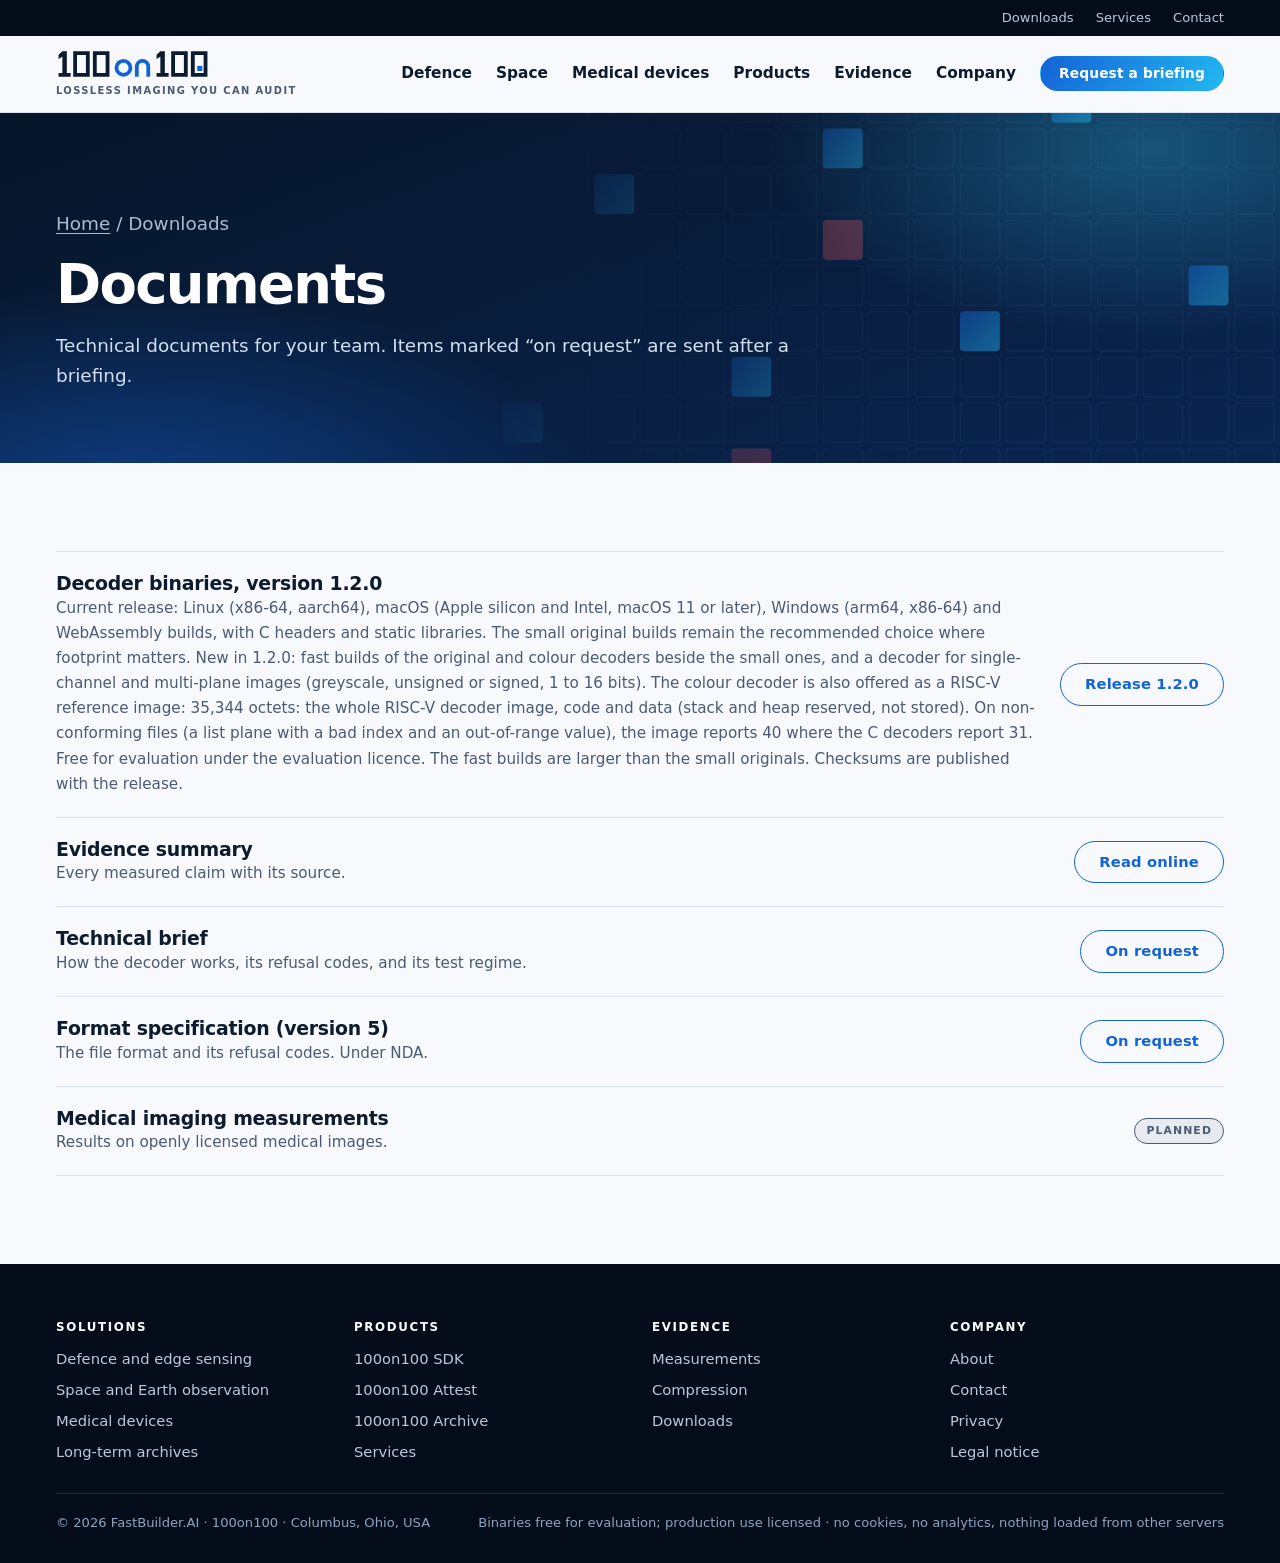
<file: downloads.html>
<!doctype html>
<html lang="en">
<head>
<meta charset="utf-8">
<meta name="viewport" content="width=device-width, initial-scale=1, viewport-fit=cover">
<title>100on100 Downloads</title>
<meta name="description" content="Documents about 100on100: evidence, technical brief, format specification.">
<link rel="stylesheet" href="site.css">
<link rel="icon" href="favicon.ico" sizes="any">
<link rel="icon" href="favicon.svg" type="image/svg+xml">
<link rel="apple-touch-icon" href="apple-touch-icon.png">
</head>
<body>
<svg width="0" height="0" style="position:absolute" aria-hidden="true" focusable="false"><defs><linearGradient id="gB" x1="0" y1="0" x2="1" y2="1"><stop offset="0" stop-color="#1463d6"/><stop offset="1" stop-color="#22b8f0"/></linearGradient><radialGradient id="gGlow" cx=".5" cy=".5" r=".5"><stop offset="0" stop-color="#39d0ff" stop-opacity=".55"/><stop offset="1" stop-color="#39d0ff" stop-opacity="0"/></radialGradient></defs></svg>
<div class="util"><div class="wrap">
  <a href="downloads.html">Downloads</a><a href="services.html">Services</a><a href="company.html#contact">Contact</a>
</div></div>
<div class="mast-bg"><div class="wrap">
  <header class="mast">
    <a class="mark" href="index.html" aria-label="100on100 home"><svg class="logo" viewBox="-2 -2 240 44" role="img" aria-label="100on100" xmlns="http://www.w3.org/2000/svg"><g style="fill:currentColor"><path d="M8 0h7v34h6v6h-19v-6h6V8.5l-6 3.5V5.6z"/><path fill-rule="evenodd" d="M25 0h26v40h-26z M31 6v28h14v-28z"/><path fill-rule="evenodd" d="M56 0h26v40h-26z M62 6v28h14v-28z"/><path style="fill:var(--brand)" fill-rule="evenodd" d="M90.0 26.0a14.0 14.0 0 1 0 28.0 0a14.0 14.0 0 1 0 -28.0 0zM96.0 26.0a8.0 8.0 0 1 0 16.0 0a8.0 8.0 0 1 0 -16.0 0z"/><path style="fill:var(--brand)" d="M122 40V24.0a12.0 12.0 0 0 1 24 0V40h-6V24.0a6.0 6.0 0 0 0 -12.0 0V40z"/><path d="M162 0h7v34h6v6h-19v-6h6V8.5l-6 3.5V5.6z"/><path fill-rule="evenodd" d="M179 0h26v40h-26z M185 6v28h14v-28z"/><path fill-rule="evenodd" d="M210 0h26v40h-26z M216 6v28h14v-28z"/><rect style="fill:var(--brand)" x="220" y="23" width="8" height="8"/></g></svg><small>Lossless imaging you can audit</small></a>
    <nav aria-label="Main">
      <a href="defence.html">Defence</a>
      <a href="space.html">Space</a>
      <a href="medical.html">Medical devices</a>
      <a href="products.html">Products</a>
      <a href="evidence.html">Evidence</a>
      <a href="company.html">Company</a>
      <a class="btn primary" href="company.html#contact">Request a briefing</a>
    </nav>
  </header>
</div></div>
<main>
<div class="pagehead"><div class="motif" aria-hidden="true"><svg viewBox="0 0 1288 414" preserveAspectRatio="xMaxYMid slice" xmlns="http://www.w3.org/2000/svg"><defs><pattern id="pg0" width="46" height="46" patternUnits="userSpaceOnUse"><rect width="40" height="40" rx="4" style="fill:none;stroke:rgba(143,211,255,.16)"/></pattern></defs><rect width="1288" height="414" style="fill:url(#pg0)"/><rect class="tile-hi" x="0" y="0" width="40" height="40" rx="4" style="fill:url(#gB);opacity:0.9"/><rect class="tile-hi" x="1058" y="0" width="40" height="40" rx="4" style="fill:url(#gB);opacity:0.9"/><rect class="tile-hi" x="230" y="46" width="40" height="40" rx="4" style="fill:#ff5a5f;opacity:0.7"/><rect class="tile-hi" x="828" y="46" width="40" height="40" rx="4" style="fill:url(#gB);opacity:0.9"/><rect class="tile-hi" x="598" y="92" width="40" height="40" rx="4" style="fill:url(#gB);opacity:0.9"/><rect class="tile-hi" x="368" y="138" width="40" height="40" rx="4" style="fill:url(#gB);opacity:0.9"/><rect class="tile-hi" x="828" y="138" width="40" height="40" rx="4" style="fill:#ff5a5f;opacity:0.7"/><rect class="tile-hi" x="138" y="184" width="40" height="40" rx="4" style="fill:url(#gB);opacity:0.9"/><rect class="tile-hi" x="1196" y="184" width="40" height="40" rx="4" style="fill:url(#gB);opacity:0.9"/><rect class="tile-hi" x="966" y="230" width="40" height="40" rx="4" style="fill:url(#gB);opacity:0.9"/><rect class="tile-hi" x="138" y="276" width="40" height="40" rx="4" style="fill:#ff5a5f;opacity:0.7"/><rect class="tile-hi" x="736" y="276" width="40" height="40" rx="4" style="fill:url(#gB);opacity:0.9"/><rect class="tile-hi" x="506" y="322" width="40" height="40" rx="4" style="fill:url(#gB);opacity:0.9"/><rect class="tile-hi" x="276" y="368" width="40" height="40" rx="4" style="fill:url(#gB);opacity:0.9"/><rect class="tile-hi" x="736" y="368" width="40" height="40" rx="4" style="fill:#ff5a5f;opacity:0.7"/></svg></div><div class="wrap">
  <p class="crumbs"><a href="index.html">Home</a> / Downloads</p>
  <h1>Documents</h1>
  <p>Technical documents for your team. Items marked “on request” are sent after a briefing.</p>
</div></div>
<section aria-label="Documents"><div class="wrap"><div class="dl-list">
  <div><div><h3>Decoder binaries, version 1.2.0</h3><p>Current release: Linux (x86-64, aarch64), macOS (Apple silicon and Intel, macOS 11 or later), Windows (arm64, x86-64) and WebAssembly builds, with C headers and static libraries. The small original builds remain the recommended choice where footprint matters. New in 1.2.0: fast builds of the original and colour decoders beside the small ones, and a decoder for single-channel and multi-plane images (greyscale, unsigned or signed, 1 to 16 bits). The colour decoder is also offered as a RISC-V reference image: 35,344 octets: the whole RISC-V decoder image, code and data (stack and heap reserved, not stored). On non-conforming files (a list plane with a bad index and an out-of-range value), the image reports 40 where the C decoders report 31. Free for evaluation under the evaluation licence. The fast builds are larger than the small originals. Checksums are published with the release.</p></div><a class="btn ghost" href="https://github.com/100on100/releases/releases/tag/v1.2.0">Release 1.2.0</a></div>
  <div><div><h3>Evidence summary</h3><p>Every measured claim with its source.</p></div><a class="btn ghost" href="evidence.html">Read online</a></div>
  <div><div><h3>Technical brief</h3><p>How the decoder works, its refusal codes, and its test regime.</p></div><a class="btn ghost" href="company.html#contact">On request</a></div>
  <div><div><h3>Format specification (version 5)</h3><p>The file format and its refusal codes. Under NDA.</p></div><a class="btn ghost" href="company.html#contact">On request</a></div>
  <div><div><h3>Medical imaging measurements</h3><p>Results on openly licensed medical images.</p></div><span class="state later">Planned</span></div>
</div></div></section>
</main>
<footer><div class="wrap">
  <div class="cols">
    <div><h4>Solutions</h4><ul><li><a href="defence.html">Defence and edge sensing</a></li><li><a href="space.html">Space and Earth observation</a></li><li><a href="medical.html">Medical devices</a></li><li><a href="products.html#archive">Long-term archives</a></li></ul></div>
    <div><h4>Products</h4><ul><li><a href="products.html#sdk">100on100 SDK</a></li><li><a href="products.html#attest">100on100 Attest</a></li><li><a href="products.html#archive">100on100 Archive</a></li><li><a href="services.html">Services</a></li></ul></div>
    <div><h4>Evidence</h4><ul><li><a href="evidence.html">Measurements</a></li><li><a href="evidence.html#compression">Compression</a></li><li><a href="downloads.html">Downloads</a></li></ul></div>
    <div><h4>Company</h4><ul><li><a href="company.html">About</a></li><li><a href="company.html#contact">Contact</a></li><li><a href="privacy.html">Privacy</a></li><li><a href="legal.html">Legal notice</a></li></ul></div>
  </div>
  <div class="base"><span>© 2026 FastBuilder.AI · 100on100 · Columbus, Ohio, USA</span><span>Binaries free for evaluation; production use licensed · no cookies, no analytics, nothing loaded from other servers</span></div>
</div></footer>
</body>
</html>
</file>
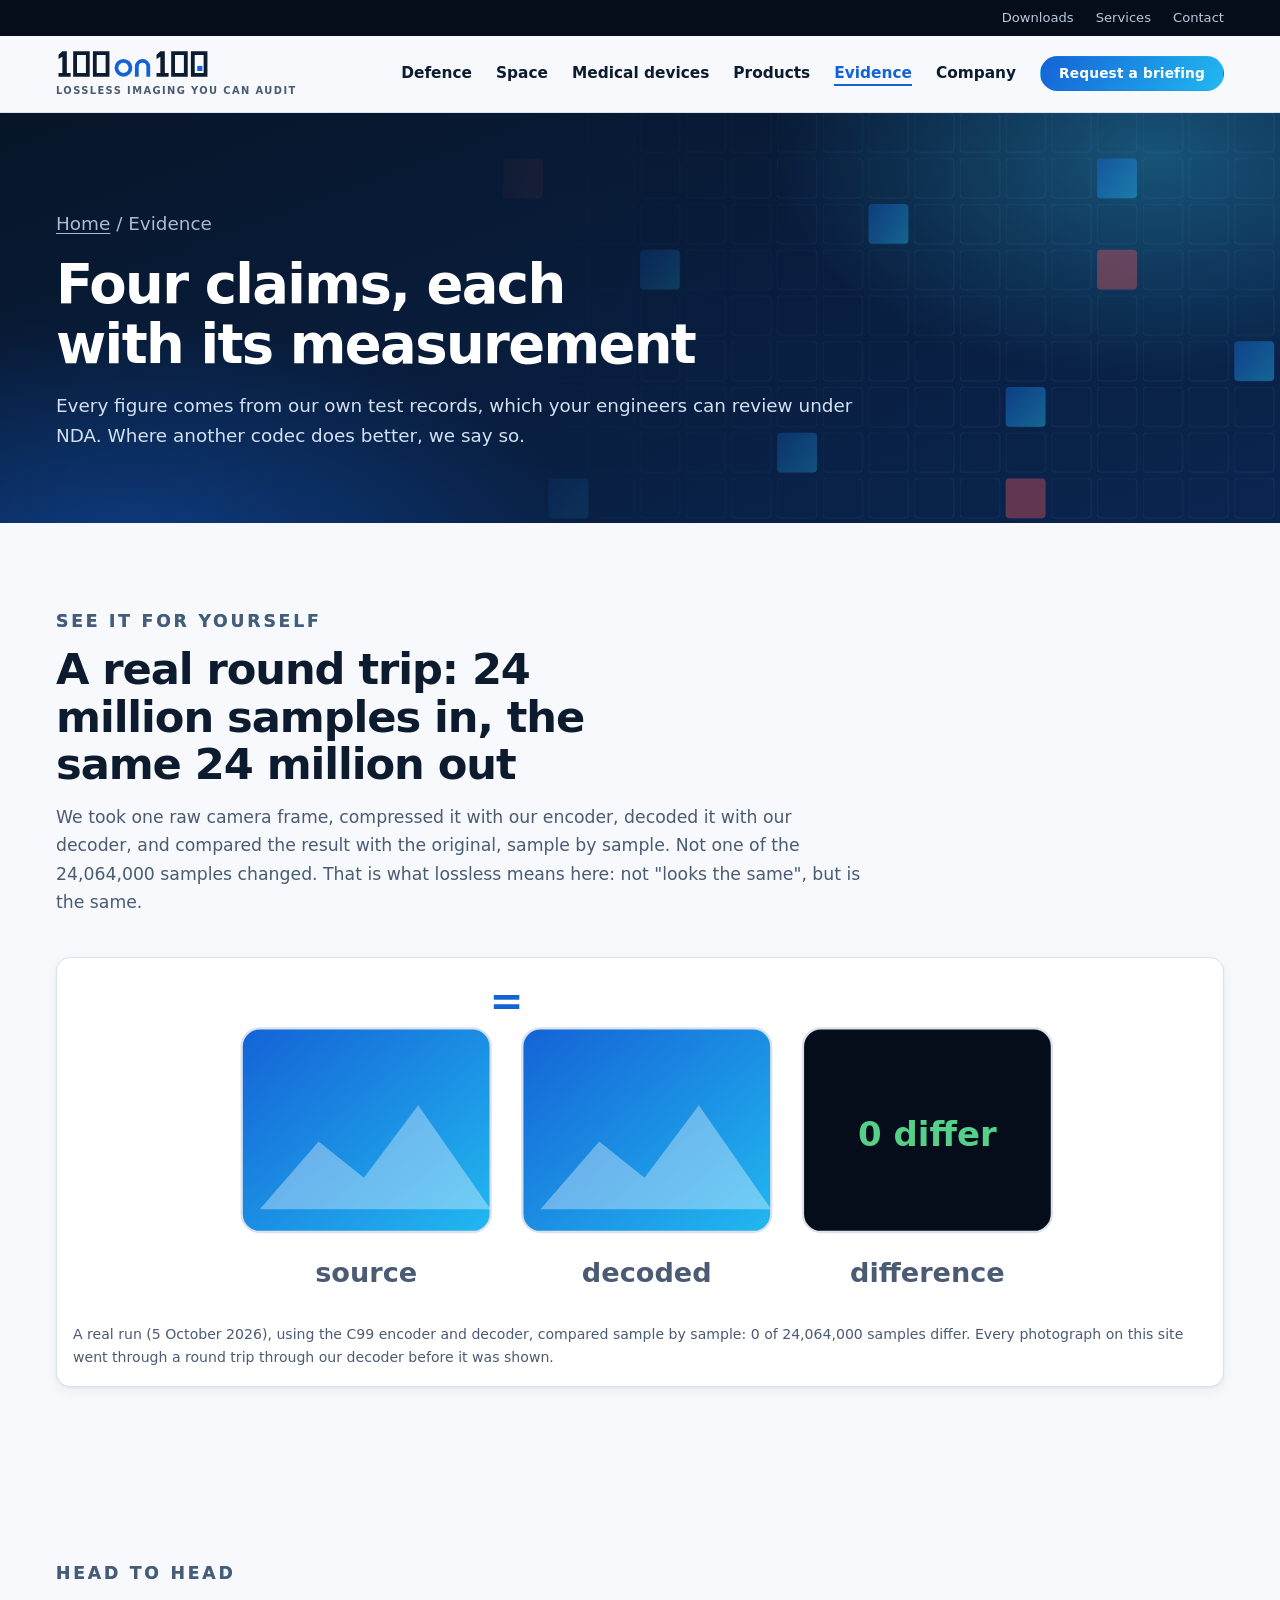
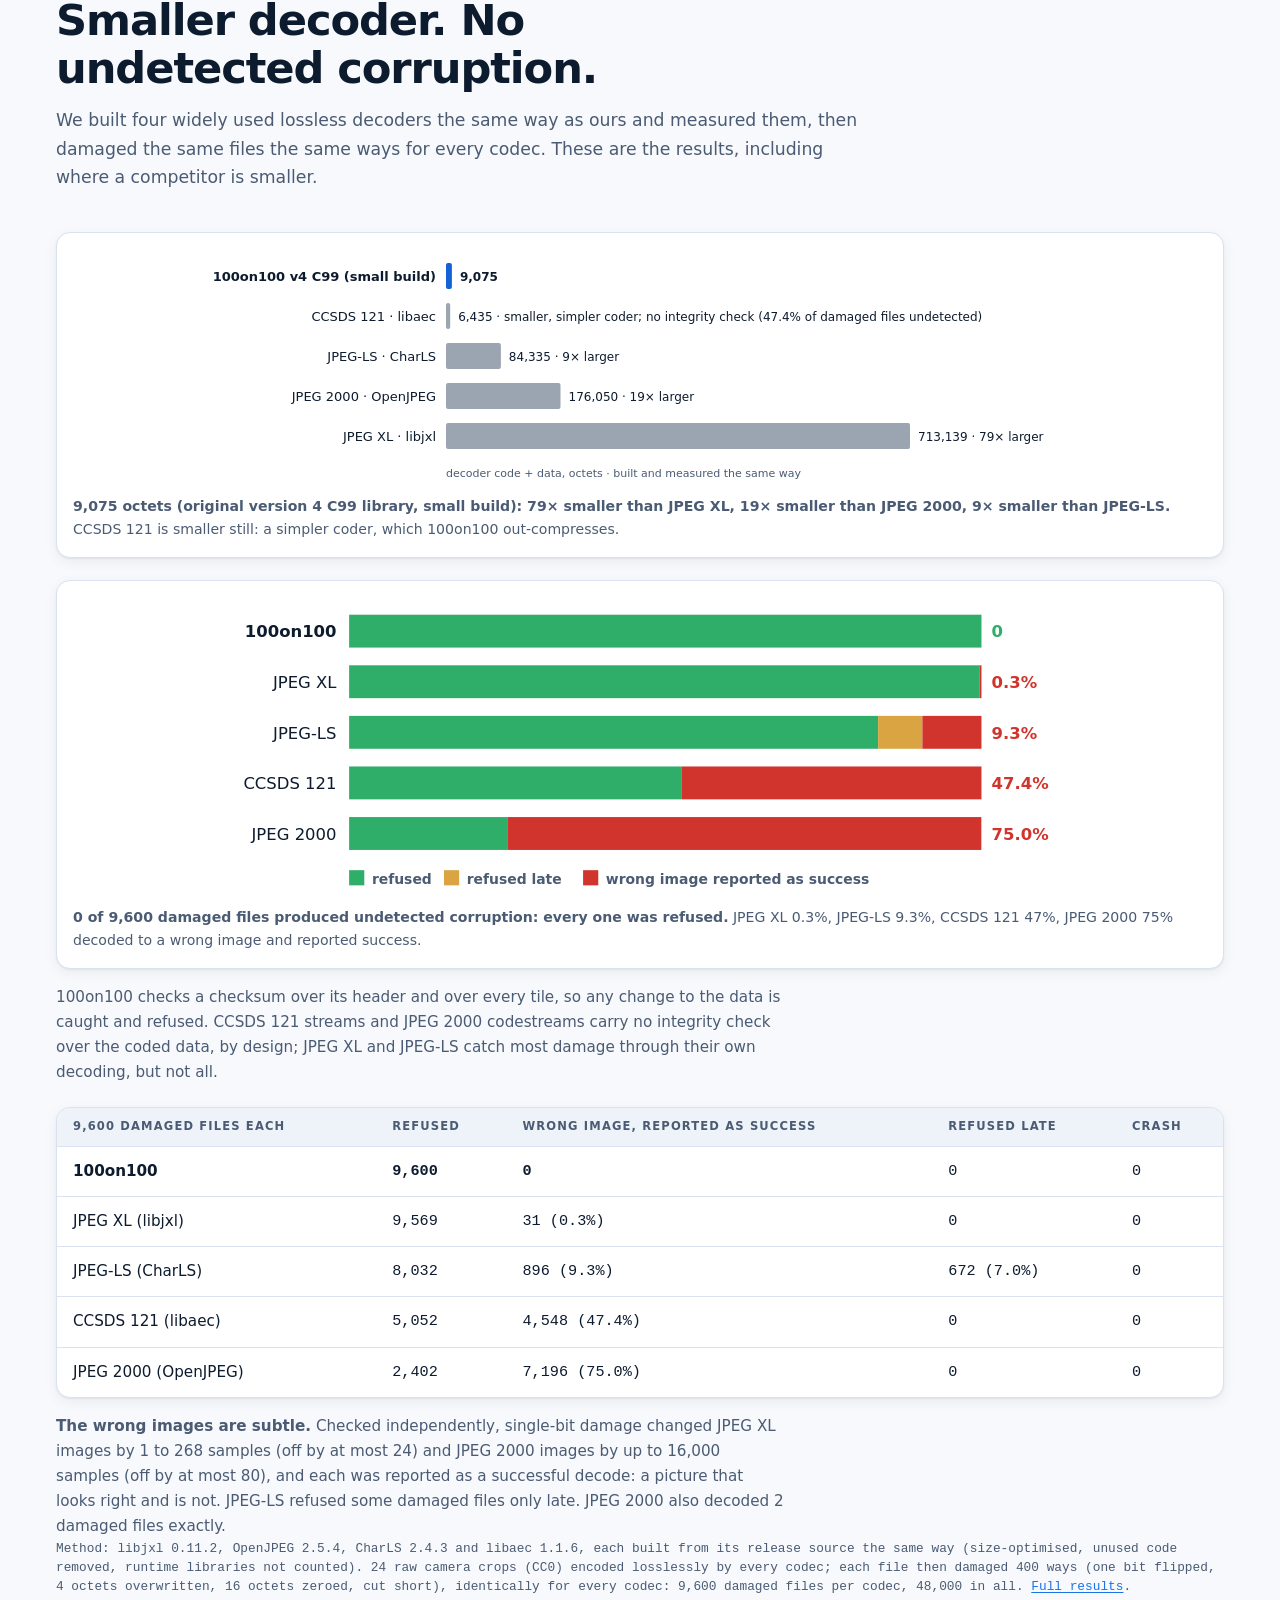
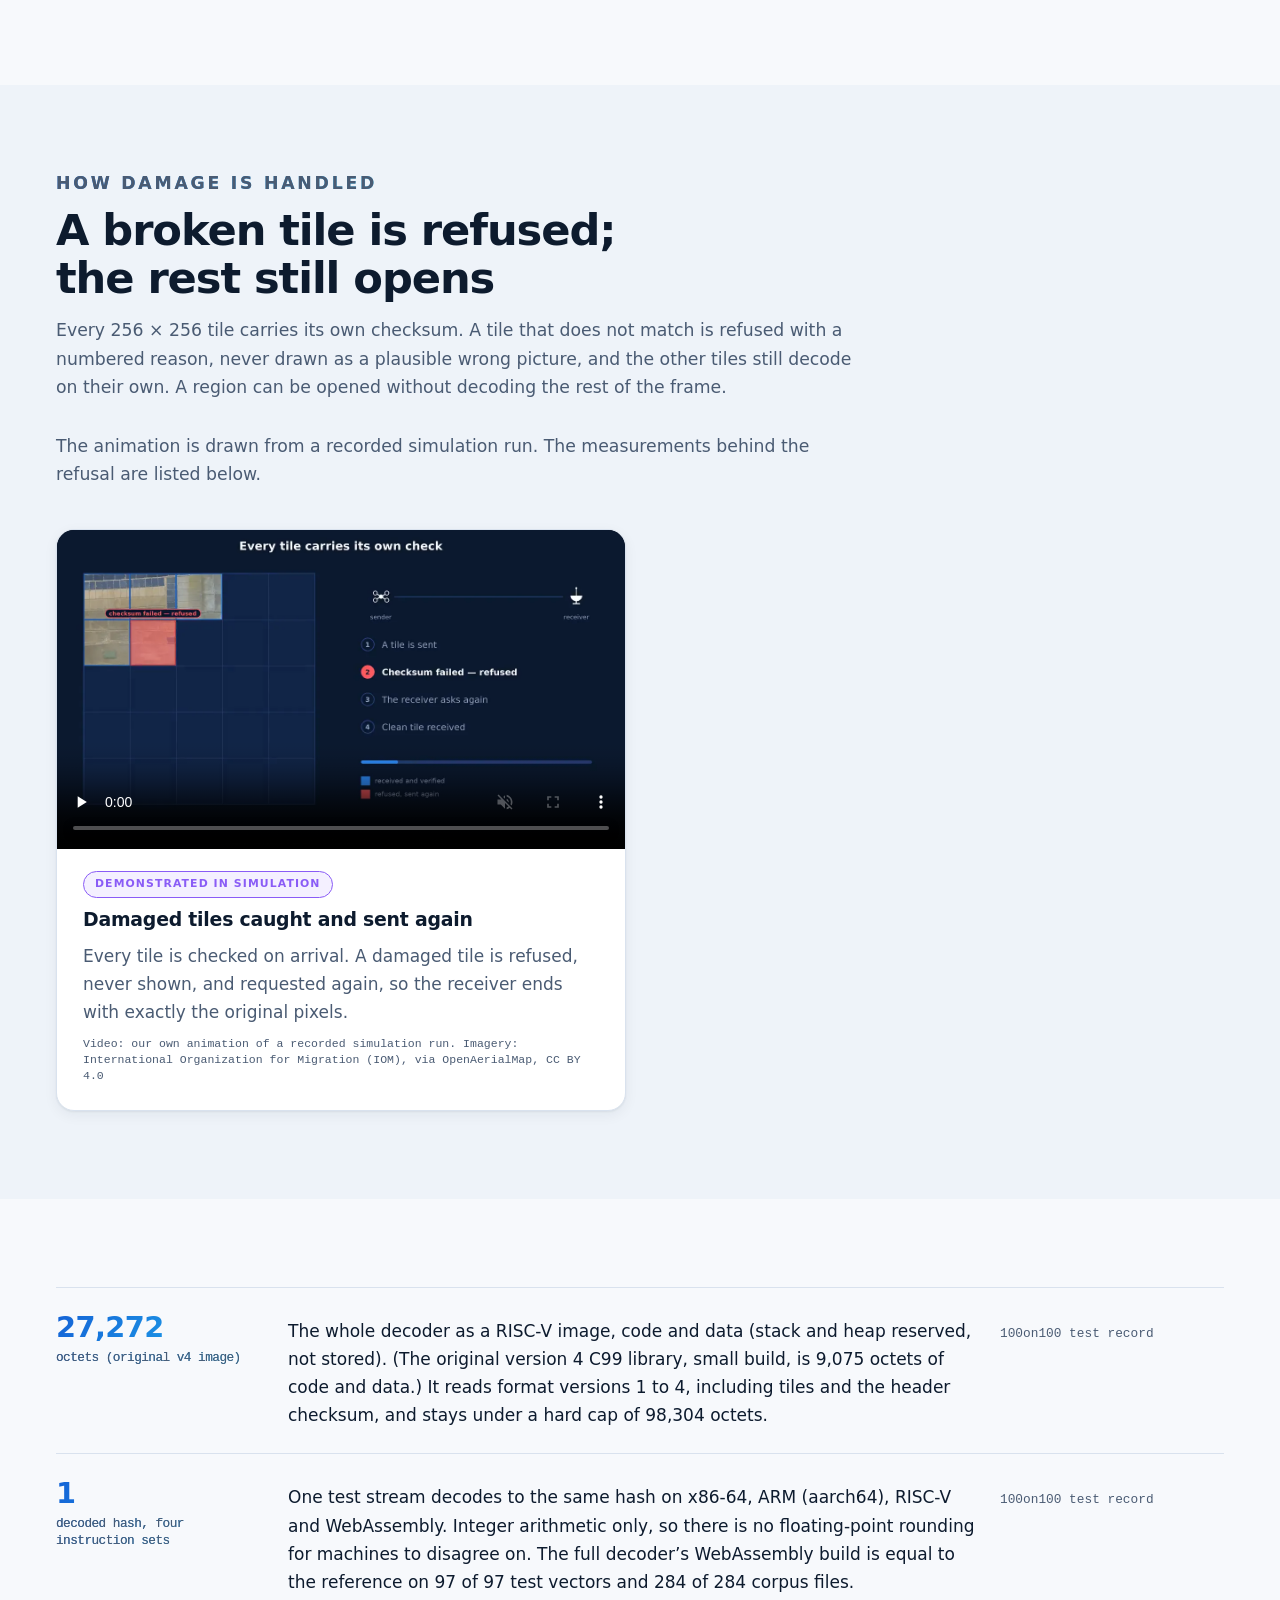
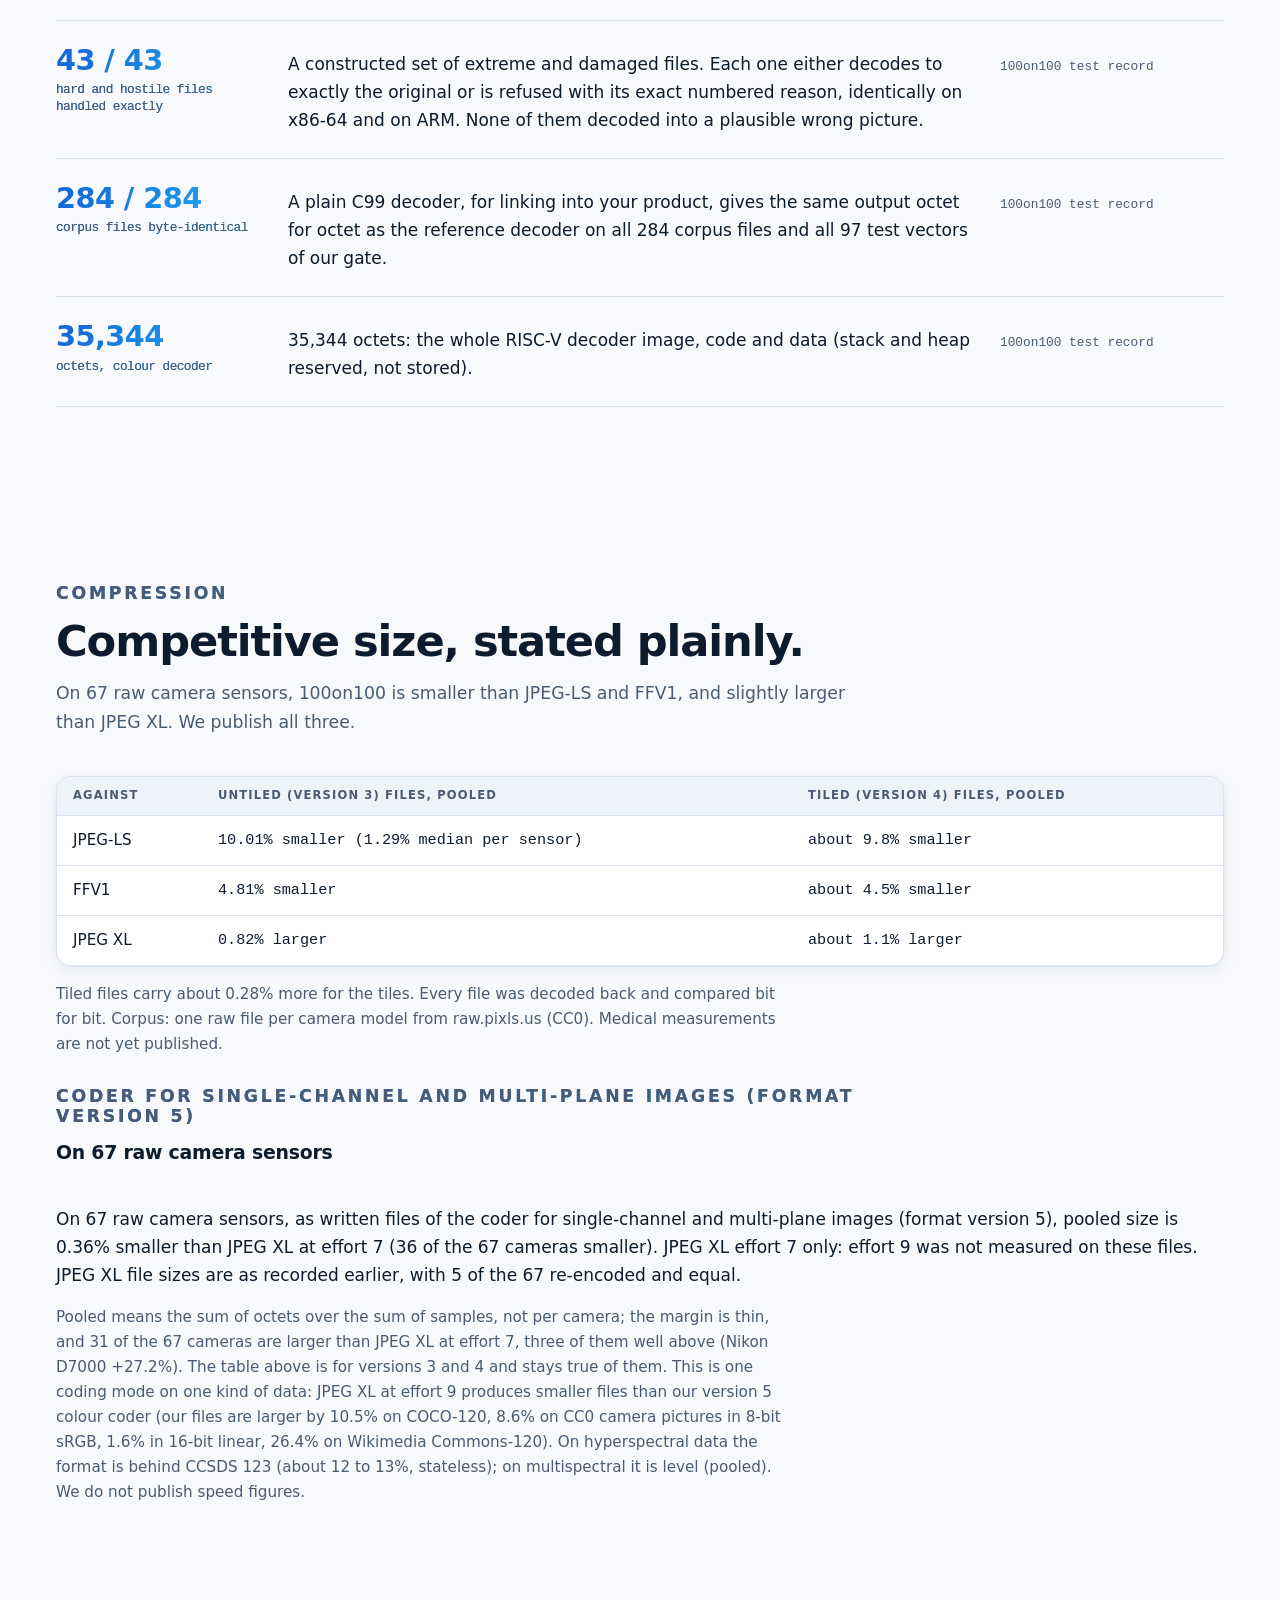
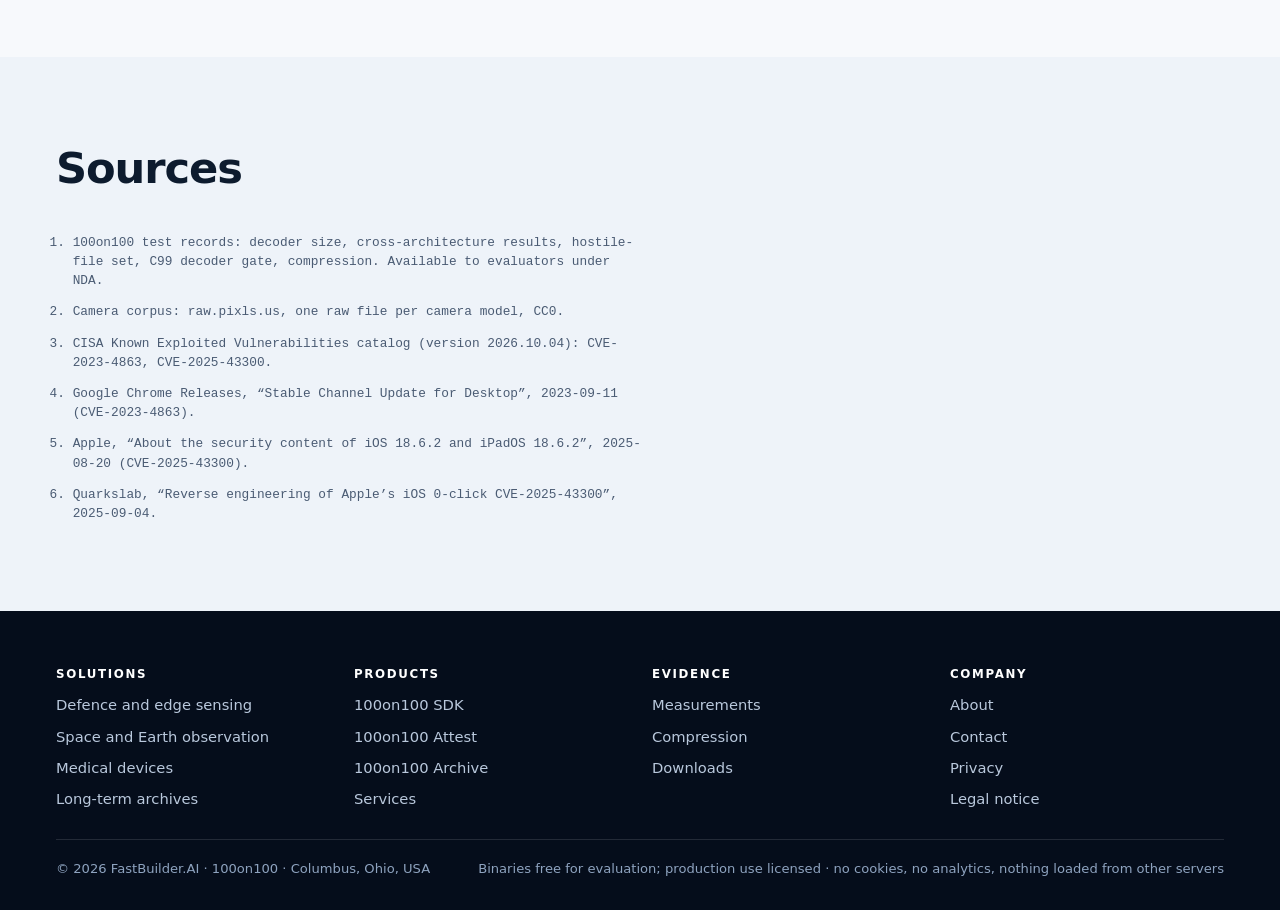
<file: evidence.html>
<!doctype html>
<html lang="en">
<head>
<meta charset="utf-8">
<meta name="viewport" content="width=device-width, initial-scale=1, viewport-fit=cover">
<title>100on100 Evidence</title>
<meta name="description" content="The measurements behind 100on100: decoder size, cross-machine result, hostile-file handling, the C99 decoder gate, refusal codes and compression.">
<link rel="stylesheet" href="site.css">
<link rel="icon" href="favicon.ico" sizes="any">
<link rel="icon" href="favicon.svg" type="image/svg+xml">
<link rel="apple-touch-icon" href="apple-touch-icon.png">
</head>
<body>
<svg width="0" height="0" style="position:absolute" aria-hidden="true" focusable="false"><defs><linearGradient id="gB" x1="0" y1="0" x2="1" y2="1"><stop offset="0" stop-color="#1463d6"/><stop offset="1" stop-color="#22b8f0"/></linearGradient><radialGradient id="gGlow" cx=".5" cy=".5" r=".5"><stop offset="0" stop-color="#39d0ff" stop-opacity=".55"/><stop offset="1" stop-color="#39d0ff" stop-opacity="0"/></radialGradient></defs></svg>
<div class="util"><div class="wrap">
  <a href="downloads.html">Downloads</a><a href="services.html">Services</a><a href="company.html#contact">Contact</a>
</div></div>
<div class="mast-bg"><div class="wrap">
  <header class="mast">
    <a class="mark" href="index.html" aria-label="100on100 home"><svg class="logo" viewBox="-2 -2 240 44" role="img" aria-label="100on100" xmlns="http://www.w3.org/2000/svg"><g style="fill:currentColor"><path d="M8 0h7v34h6v6h-19v-6h6V8.5l-6 3.5V5.6z"/><path fill-rule="evenodd" d="M25 0h26v40h-26z M31 6v28h14v-28z"/><path fill-rule="evenodd" d="M56 0h26v40h-26z M62 6v28h14v-28z"/><path style="fill:var(--brand)" fill-rule="evenodd" d="M90.0 26.0a14.0 14.0 0 1 0 28.0 0a14.0 14.0 0 1 0 -28.0 0zM96.0 26.0a8.0 8.0 0 1 0 16.0 0a8.0 8.0 0 1 0 -16.0 0z"/><path style="fill:var(--brand)" d="M122 40V24.0a12.0 12.0 0 0 1 24 0V40h-6V24.0a6.0 6.0 0 0 0 -12.0 0V40z"/><path d="M162 0h7v34h6v6h-19v-6h6V8.5l-6 3.5V5.6z"/><path fill-rule="evenodd" d="M179 0h26v40h-26z M185 6v28h14v-28z"/><path fill-rule="evenodd" d="M210 0h26v40h-26z M216 6v28h14v-28z"/><rect style="fill:var(--brand)" x="220" y="23" width="8" height="8"/></g></svg><small>Lossless imaging you can audit</small></a>
    <nav aria-label="Main">
      <a href="defence.html">Defence</a>
      <a href="space.html">Space</a>
      <a href="medical.html">Medical devices</a>
      <a href="products.html">Products</a>
      <a href="evidence.html" aria-current="page">Evidence</a>
      <a href="company.html">Company</a>
      <a class="btn primary" href="company.html#contact">Request a briefing</a>
    </nav>
  </header>
</div></div>
<main>
<div class="pagehead"><div class="motif" aria-hidden="true"><svg viewBox="0 0 1288 414" preserveAspectRatio="xMaxYMid slice" xmlns="http://www.w3.org/2000/svg"><defs><pattern id="pg3" width="46" height="46" patternUnits="userSpaceOnUse"><rect width="40" height="40" rx="4" style="fill:none;stroke:rgba(143,211,255,.16)"/></pattern></defs><rect width="1288" height="414" style="fill:url(#pg3)"/><rect class="tile-hi" x="276" y="0" width="40" height="40" rx="4" style="fill:url(#gB);opacity:0.9"/><rect class="tile-hi" x="46" y="46" width="40" height="40" rx="4" style="fill:url(#gB);opacity:0.9"/><rect class="tile-hi" x="506" y="46" width="40" height="40" rx="4" style="fill:#ff5a5f;opacity:0.7"/><rect class="tile-hi" x="1104" y="46" width="40" height="40" rx="4" style="fill:url(#gB);opacity:0.9"/><rect class="tile-hi" x="874" y="92" width="40" height="40" rx="4" style="fill:url(#gB);opacity:0.9"/><rect class="tile-hi" x="644" y="138" width="40" height="40" rx="4" style="fill:url(#gB);opacity:0.9"/><rect class="tile-hi" x="1104" y="138" width="40" height="40" rx="4" style="fill:#ff5a5f;opacity:0.7"/><rect class="tile-hi" x="414" y="184" width="40" height="40" rx="4" style="fill:url(#gB);opacity:0.9"/><rect class="tile-hi" x="184" y="230" width="40" height="40" rx="4" style="fill:url(#gB);opacity:0.9"/><rect class="tile-hi" x="1242" y="230" width="40" height="40" rx="4" style="fill:url(#gB);opacity:0.9"/><rect class="tile-hi" x="414" y="276" width="40" height="40" rx="4" style="fill:#ff5a5f;opacity:0.7"/><rect class="tile-hi" x="1012" y="276" width="40" height="40" rx="4" style="fill:url(#gB);opacity:0.9"/><rect class="tile-hi" x="782" y="322" width="40" height="40" rx="4" style="fill:url(#gB);opacity:0.9"/><rect class="tile-hi" x="552" y="368" width="40" height="40" rx="4" style="fill:url(#gB);opacity:0.9"/><rect class="tile-hi" x="1012" y="368" width="40" height="40" rx="4" style="fill:#ff5a5f;opacity:0.7"/></svg></div><div class="wrap">
  <p class="crumbs"><a href="index.html">Home</a> / Evidence</p>
  <h1>Four claims, each with its measurement</h1>
  <p>Every figure comes from our own test records, which your engineers can review under NDA. Where another codec does better, we say so.</p>
</div></div>
<section aria-labelledby="see-h"><div class="wrap">
  <div class="head"><p class="label">See it for yourself</p><h2 id="see-h">A real round trip: 24 million samples in, the same 24 million out</h2>
    <p>We took one raw camera frame, compressed it with our encoder, decoded it with our decoder, and compared the result with the original, sample by sample. Not one of the 24,064,000 samples changed. That is what lossless means here: not "looks the same", but is the same.</p></div>
  <figure class="ops"><svg viewBox="0 0 380 150" role="img" aria-label="Source, decoded and difference panels; the difference panel reads 0 differ" xmlns="http://www.w3.org/2000/svg" preserveAspectRatio="xMidYMid meet"><rect x="14" y="24" width="110" height="90" rx="8" style="fill:url(#gB);stroke:var(--rule)"/><path d="M22 104l26-30l20 16l24-32l32 46z" style="fill:#ffffff;opacity:.35"/><text x="69" y="136" style="font:700 12px var(--sans);fill:var(--ink-soft)" text-anchor="middle">source</text><rect x="138" y="24" width="110" height="90" rx="8" style="fill:url(#gB);stroke:var(--rule)"/><path d="M146 104l26-30l20 16l24-32l32 46z" style="fill:#ffffff;opacity:.35"/><text x="193" y="136" style="font:700 12px var(--sans);fill:var(--ink-soft)" text-anchor="middle">decoded</text><rect x="262" y="24" width="110" height="90" rx="8" style="fill:#050d1b;stroke:var(--rule)"/><text x="317" y="136" style="font:700 12px var(--sans);fill:var(--ink-soft)" text-anchor="middle">difference</text><text x="317" y="76" style="font:800 15px var(--sans);fill:#55cf8a" text-anchor="middle">0 differ</text><text x="131" y="18" style="font:800 18px var(--sans);fill:var(--brand)" text-anchor="middle">=</text></svg><figcaption>A real run (5 October 2026), using the C99 encoder and decoder, compared sample by sample: 0 of 24,064,000 samples differ. Every photograph on this site went through a round trip through our decoder before it was shown.</figcaption></figure>
</div></section>


<section aria-labelledby="h2h-h"><div class="wrap">
  <div class="head"><p class="label">Head to head</p><h2 id="h2h-h">Smaller decoder. No undetected corruption.</h2><p>We built four widely used lossless decoders the same way as ours and measured them, then damaged the same files the same ways for every codec. These are the results, including where a competitor is smaller.</p></div>
  <div class="opsrow">
    <figure class="ops"><svg viewBox="0 0 860 236" role="img" aria-label="Decoder sizes: 100on100 9,075 octets; libaec 6,435; CharLS 84,335; OpenJPEG 176,050; libjxl 713,139" xmlns="http://www.w3.org/2000/svg" preserveAspectRatio="xMidYMid meet"><text x="226" y="32" style="font:700 13px var(--sans);fill:var(--ink)" text-anchor="end">100on100 v4 C99 (small build)</text><rect x="236" y="14" width="5.9" height="26" rx="2" style="fill:var(--brand);opacity:1"/><text x="249.9045992436257" y="32" style="font:700 12px var(--sans);fill:var(--ink)" text-anchor="start">9,075</text><text x="226" y="72" style="font:500 13px var(--sans);fill:var(--ink)" text-anchor="end">CCSDS 121 · libaec</text><rect x="236" y="54" width="4.2" height="26" rx="2" style="fill:var(--ink-soft);opacity:0.55"/><text x="248.18689764548006" y="72" style="font:500 12px var(--sans);fill:var(--ink)" text-anchor="start">6,435  ·  smaller, simpler coder; no integrity check (47.4% of damaged files undetected)</text><text x="226" y="112" style="font:500 13px var(--sans);fill:var(--ink)" text-anchor="end">JPEG-LS · CharLS</text><rect x="236" y="94" width="54.9" height="26" rx="2" style="fill:var(--ink-soft);opacity:0.55"/><text x="298.87210768167216" y="112" style="font:500 12px var(--sans);fill:var(--ink)" text-anchor="start">84,335  ·  9× larger</text><text x="226" y="152" style="font:500 13px var(--sans);fill:var(--ink)" text-anchor="end">JPEG 2000 · OpenJPEG</text><rect x="236" y="134" width="114.5" height="26" rx="2" style="fill:var(--ink-soft);opacity:0.55"/><text x="358.54597210361516" y="152" style="font:500 12px var(--sans);fill:var(--ink)" text-anchor="start">176,050  ·  19× larger</text><text x="226" y="192" style="font:500 13px var(--sans);fill:var(--ink)" text-anchor="end">JPEG XL · libjxl</text><rect x="236" y="174" width="464.0" height="26" rx="2" style="fill:var(--ink-soft);opacity:0.55"/><text x="708.0" y="192" style="font:500 12px var(--sans);fill:var(--ink)" text-anchor="start">713,139  ·  79× larger</text><text x="236" y="228" style="font:500 11px var(--sans);fill:var(--ink-soft)" text-anchor="start">decoder code + data, octets · built and measured the same way</text></svg><figcaption><strong>9,075 octets (original version 4 C99 library, small build): 79× smaller than JPEG XL, 19× smaller than JPEG 2000, 9× smaller than JPEG-LS.</strong> CCSDS 121 is smaller still: a simpler coder, which 100on100 out-compresses.</figcaption></figure>
    <figure class="ops"><svg viewBox="0 0 680 236" role="img" aria-label="Damaged files: wrong images reported as success: 100on100 0%, JPEG XL 0.3%, JPEG-LS 9.3%, CCSDS 121 47.4%, JPEG 2000 75.0%" xmlns="http://www.w3.org/2000/svg" preserveAspectRatio="xMidYMid meet"><text x="100" y="32" style="font:700 13px var(--sans);fill:var(--ink)" text-anchor="end">100on100</text><rect x="110.0" y="14" width="500.0" height="26" style="fill:var(--g)"/><text x="618" y="32" style="font:800 13px var(--sans);fill:var(--g)" text-anchor="start">0</text><text x="100" y="72" style="font:500 13px var(--sans);fill:var(--ink)" text-anchor="end">JPEG XL</text><rect x="110.0" y="54" width="498.4" height="26" style="fill:var(--g)"/><rect x="608.4" y="54" width="1.6" height="26" style="fill:var(--refuse)"/><text x="618" y="72" style="font:800 13px var(--sans);fill:var(--refuse)" text-anchor="start">0.3%</text><text x="100" y="112" style="font:500 13px var(--sans);fill:var(--ink)" text-anchor="end">JPEG-LS</text><rect x="110.0" y="94" width="418.3" height="26" style="fill:var(--g)"/><rect x="528.3" y="94" width="35.0" height="26" style="fill:#d9a441"/><rect x="563.3" y="94" width="46.7" height="26" style="fill:var(--refuse)"/><text x="618" y="112" style="font:800 13px var(--sans);fill:var(--refuse)" text-anchor="start">9.3%</text><text x="100" y="152" style="font:500 13px var(--sans);fill:var(--ink)" text-anchor="end">CCSDS 121</text><rect x="110.0" y="134" width="263.1" height="26" style="fill:var(--g)"/><rect x="373.1" y="134" width="236.9" height="26" style="fill:var(--refuse)"/><text x="618" y="152" style="font:800 13px var(--sans);fill:var(--refuse)" text-anchor="start">47.4%</text><text x="100" y="192" style="font:500 13px var(--sans);fill:var(--ink)" text-anchor="end">JPEG 2000</text><rect x="110.0" y="174" width="125.1" height="26" style="fill:var(--g)"/><rect x="235.1" y="174" width="374.8" height="26" style="fill:var(--refuse)"/><text x="618" y="192" style="font:800 13px var(--sans);fill:var(--refuse)" text-anchor="start">75.0%</text><rect x="110" y="216" width="12" height="12" style="fill:var(--g)"/><text x="128" y="227" style="font:600 11px var(--sans);fill:var(--ink-soft)" text-anchor="start">refused</text><rect x="185" y="216" width="12" height="12" style="fill:#d9a441"/><text x="203" y="227" style="font:600 11px var(--sans);fill:var(--ink-soft)" text-anchor="start">refused late</text><rect x="295" y="216" width="12" height="12" style="fill:var(--refuse)"/><text x="313" y="227" style="font:600 11px var(--sans);fill:var(--ink-soft)" text-anchor="start">wrong image reported as success</text></svg><figcaption><strong>0 of 9,600 damaged files produced undetected corruption: every one was refused.</strong> JPEG XL 0.3%, JPEG-LS 9.3%, CCSDS 121 47%, JPEG 2000 75% decoded to a wrong image and reported success.</figcaption></figure>
  </div>
  <p class="note">100on100 checks a checksum over its header and over every tile, so any change to the data is caught and refused. CCSDS 121 streams and JPEG 2000 codestreams carry no integrity check over the coded data, by design; JPEG XL and JPEG-LS catch most damage through their own decoding, but not all.</p>
  <div class="tablewrap" style="margin-top:22px"><table class="data"><thead><tr><th>9,600 damaged files each</th><th>refused</th><th>wrong image, reported as success</th><th>refused late</th><th>crash</th></tr></thead><tbody>
    <tr><td><strong>100on100</strong></td><td class="n"><strong>9,600</strong></td><td class="n"><strong>0</strong></td><td class="n">0</td><td class="n">0</td></tr>
    <tr><td>JPEG XL (libjxl)</td><td class="n">9,569</td><td class="n">31 (0.3%)</td><td class="n">0</td><td class="n">0</td></tr>
    <tr><td>JPEG-LS (CharLS)</td><td class="n">8,032</td><td class="n">896 (9.3%)</td><td class="n">672 (7.0%)</td><td class="n">0</td></tr>
    <tr><td>CCSDS 121 (libaec)</td><td class="n">5,052</td><td class="n">4,548 (47.4%)</td><td class="n">0</td><td class="n">0</td></tr>
    <tr><td>JPEG 2000 (OpenJPEG)</td><td class="n">2,402</td><td class="n">7,196 (75.0%)</td><td class="n">0</td><td class="n">0</td></tr>
  </tbody></table></div>
  <p class="note"><strong>The wrong images are subtle.</strong> Checked independently, single-bit damage changed JPEG XL images by 1 to 268 samples (off by at most 24) and JPEG 2000 images by up to 16,000 samples (off by at most 80), and each was reported as a successful decode: a picture that looks right and is not. JPEG-LS refused some damaged files only late. JPEG 2000 also decoded 2 damaged files exactly.</p>
  <p class="cite">Method: libjxl 0.11.2, OpenJPEG 2.5.4, CharLS 2.4.3 and libaec 1.1.6, each built from its release source the same way (size-optimised, unused code removed, runtime libraries not counted). 24 raw camera crops (CC0) encoded losslessly by every codec; each file then damaged 400 ways (one bit flipped, 4 octets overwritten, 16 octets zeroed, cut short), identically for every codec: 9,600 damaged files per codec, 48,000 in all. <a href="evidence.html#h2h-h">Full results</a>.</p>
</div></section>

<section class="alt" aria-labelledby="dmg-h"><div class="wrap">
  <div>
    <div><div class="head"><p class="label">How damage is handled</p><h2 id="dmg-h">A broken tile is refused; the rest still opens</h2>
      <p>Every 256 × 256 tile carries its own checksum. A tile that does not match is refused with a numbered reason, never drawn as a plausible wrong picture, and the other tiles still decode on their own. A region can be opened without decoding the rest of the frame.</p>
      <p class="note">The animation is drawn from a recorded simulation run. The measurements behind the refusal are listed below.</p></div>
    <div style="margin-top:20px"><div class="apps"><article class="app"><div class="media vid"><video controls muted playsinline preload="none" poster="video/self-correct-poster.webp" width="1280" height="720" aria-label="Animation: a damaged tile is refused and requested again"><source src="video/self-correct.webm" type="video/webm"><source src="video/self-correct.mp4" type="video/mp4"><track kind="captions" src="video/self-correct.vtt" srclang="en" label="English" default></video></div><div class="body"><span class="state sim">Demonstrated in simulation</span><h3>Damaged tiles caught and sent again</h3><p>Every tile is checked on arrival. A damaged tile is refused, never shown, and requested again, so the receiver ends with exactly the original pixels.</p><p class="credit">Video: our own animation of a recorded simulation run. Imagery: International Organization for Migration (IOM), via OpenAerialMap, CC BY 4.0</p></div></article></div></div>
  </div>
</div></section>

<section aria-label="Claims"><div class="wrap"><div class="ledger">
    <div class="row">
      <div class="fig num">27,272<small>octets (original v4 image)</small></div>
      <p>The whole decoder as a RISC-V image, code and data (stack and heap reserved, not stored). (The original version 4 C99 library, small build, is 9,075 octets of code and data.) It reads format versions 1 to 4, including tiles and the header checksum, and stays under a hard cap of 98,304 octets.</p>
      <span class="cite">100on100 test record</span>
    </div>
    <div class="row">
      <div class="fig num">1<small>decoded hash, four instruction sets</small></div>
      <p>One test stream decodes to the same hash on x86-64, ARM (aarch64), RISC-V and WebAssembly. Integer arithmetic only, so there is no floating-point rounding for machines to disagree on. The full decoder’s WebAssembly build is equal to the reference on 97 of 97 test vectors and 284 of 284 corpus files.</p>
      <span class="cite">100on100 test record</span>
    </div>
    <div class="row">
      <div class="fig num">43 / 43<small>hard and hostile files handled exactly</small></div>
      <p>A constructed set of extreme and damaged files. Each one either decodes to exactly the original or is refused with its exact numbered reason, identically on x86-64 and on ARM. None of them decoded into a plausible wrong picture.</p>
      <span class="cite">100on100 test record</span>
    </div>
    <div class="row">
      <div class="fig num">284 / 284<small>corpus files byte-identical</small></div>
      <p>A plain C99 decoder, for linking into your product, gives the same output octet for octet as the reference decoder on all 284 corpus files and all 97 test vectors of our gate.</p>
      <span class="cite">100on100 test record</span>
    </div>
    <div class="row">
      <div class="fig num">35,344<small>octets, colour decoder</small></div>
      <p>35,344 octets: the whole RISC-V decoder image, code and data (stack and heap reserved, not stored).</p>
      <span class="cite">100on100 test record</span>
    </div>
  </div>
</div></section>
<div id="compression"><div class="wrap"><section aria-labelledby="size-h">
  <div class="head">
    <p class="label">Compression</p>
    <h2 id="size-h">Competitive size, stated plainly.</h2>
    <p>On 67 raw camera sensors, 100on100 is smaller than JPEG-LS and FFV1, and slightly larger than JPEG XL. We publish all three.</p>
  </div>
  <div class="tablewrap">
    <table class="data">
      <thead><tr><th>Against</th><th>Untiled (version 3) files, pooled</th><th>Tiled (version 4) files, pooled</th></tr></thead>
      <tbody>
        <tr><td>JPEG-LS</td><td class="n">10.01% smaller (1.29% median per sensor)</td><td class="n">about 9.8% smaller</td></tr>
        <tr><td>FFV1</td><td class="n">4.81% smaller</td><td class="n">about 4.5% smaller</td></tr>
        <tr><td>JPEG XL</td><td class="n">0.82% larger</td><td class="n">about 1.1% larger</td></tr>
      </tbody>
    </table>
  </div>
  <p class="note">Tiled files carry about 0.28% more for the tiles. Every file was decoded back and compared bit for bit. Corpus: one raw file per camera model from raw.pixls.us (CC0). Medical measurements are not yet published.</p>

  <div class="head" style="margin-top:28px"><p class="label">Coder for single-channel and multi-plane images (format version 5)</p><h3>On 67 raw camera sensors</h3></div>
  <p>On 67 raw camera sensors, as written files of the coder for single-channel and multi-plane images (format version 5), pooled size is 0.36% smaller than JPEG XL at effort 7 (36 of the 67 cameras smaller). JPEG XL effort 7 only: effort 9 was not measured on these files. JPEG XL file sizes are as recorded earlier, with 5 of the 67 re-encoded and equal.</p>
  <p class="note">Pooled means the sum of octets over the sum of samples, not per camera; the margin is thin, and 31 of the 67 cameras are larger than JPEG XL at effort 7, three of them well above (Nikon D7000 +27.2%). The table above is for versions 3 and 4 and stays true of them. This is one coding mode on one kind of data: JPEG XL at effort 9 produces smaller files than our version 5 colour coder (our files are larger by 10.5% on COCO-120, 8.6% on CC0 camera pictures in 8-bit sRGB, 1.6% in 16-bit linear, 26.4% on Wikimedia Commons-120). On hyperspectral data the format is behind CCSDS 123 (about 12 to 13%, stateless); on multispectral it is level (pooled). We do not publish speed figures.</p>
</section><div style="padding-bottom:64px"></div></div></div>
<section class="alt" aria-labelledby="src-h"><div class="wrap">
  <div class="head"><h2 id="src-h">Sources</h2></div>
  <ol class="steps cite">
    <li>100on100 test records: decoder size, cross-architecture results, hostile-file set, C99 decoder gate, compression. Available to evaluators under NDA.</li>
    <li>Camera corpus: raw.pixls.us, one raw file per camera model, CC0.</li>
    <li>CISA Known Exploited Vulnerabilities catalog (version 2026.10.04): CVE-2023-4863, CVE-2025-43300.</li>
    <li>Google Chrome Releases, “Stable Channel Update for Desktop”, 2023-09-11 (CVE-2023-4863).</li>
    <li>Apple, “About the security content of iOS 18.6.2 and iPadOS 18.6.2”, 2025-08-20 (CVE-2025-43300).</li>
    <li>Quarkslab, “Reverse engineering of Apple’s iOS 0-click CVE-2025-43300”, 2025-09-04.</li>
  </ol>
</div></section>
</main>
<footer><div class="wrap">
  <div class="cols">
    <div><h4>Solutions</h4><ul><li><a href="defence.html">Defence and edge sensing</a></li><li><a href="space.html">Space and Earth observation</a></li><li><a href="medical.html">Medical devices</a></li><li><a href="products.html#archive">Long-term archives</a></li></ul></div>
    <div><h4>Products</h4><ul><li><a href="products.html#sdk">100on100 SDK</a></li><li><a href="products.html#attest">100on100 Attest</a></li><li><a href="products.html#archive">100on100 Archive</a></li><li><a href="services.html">Services</a></li></ul></div>
    <div><h4>Evidence</h4><ul><li><a href="evidence.html">Measurements</a></li><li><a href="evidence.html#compression">Compression</a></li><li><a href="downloads.html">Downloads</a></li></ul></div>
    <div><h4>Company</h4><ul><li><a href="company.html">About</a></li><li><a href="company.html#contact">Contact</a></li><li><a href="privacy.html">Privacy</a></li><li><a href="legal.html">Legal notice</a></li></ul></div>
  </div>
  <div class="base"><span>© 2026 FastBuilder.AI · 100on100 · Columbus, Ohio, USA</span><span>Binaries free for evaluation; production use licensed · no cookies, no analytics, nothing loaded from other servers</span></div>
</div></footer>
</body>
</html>
</file>
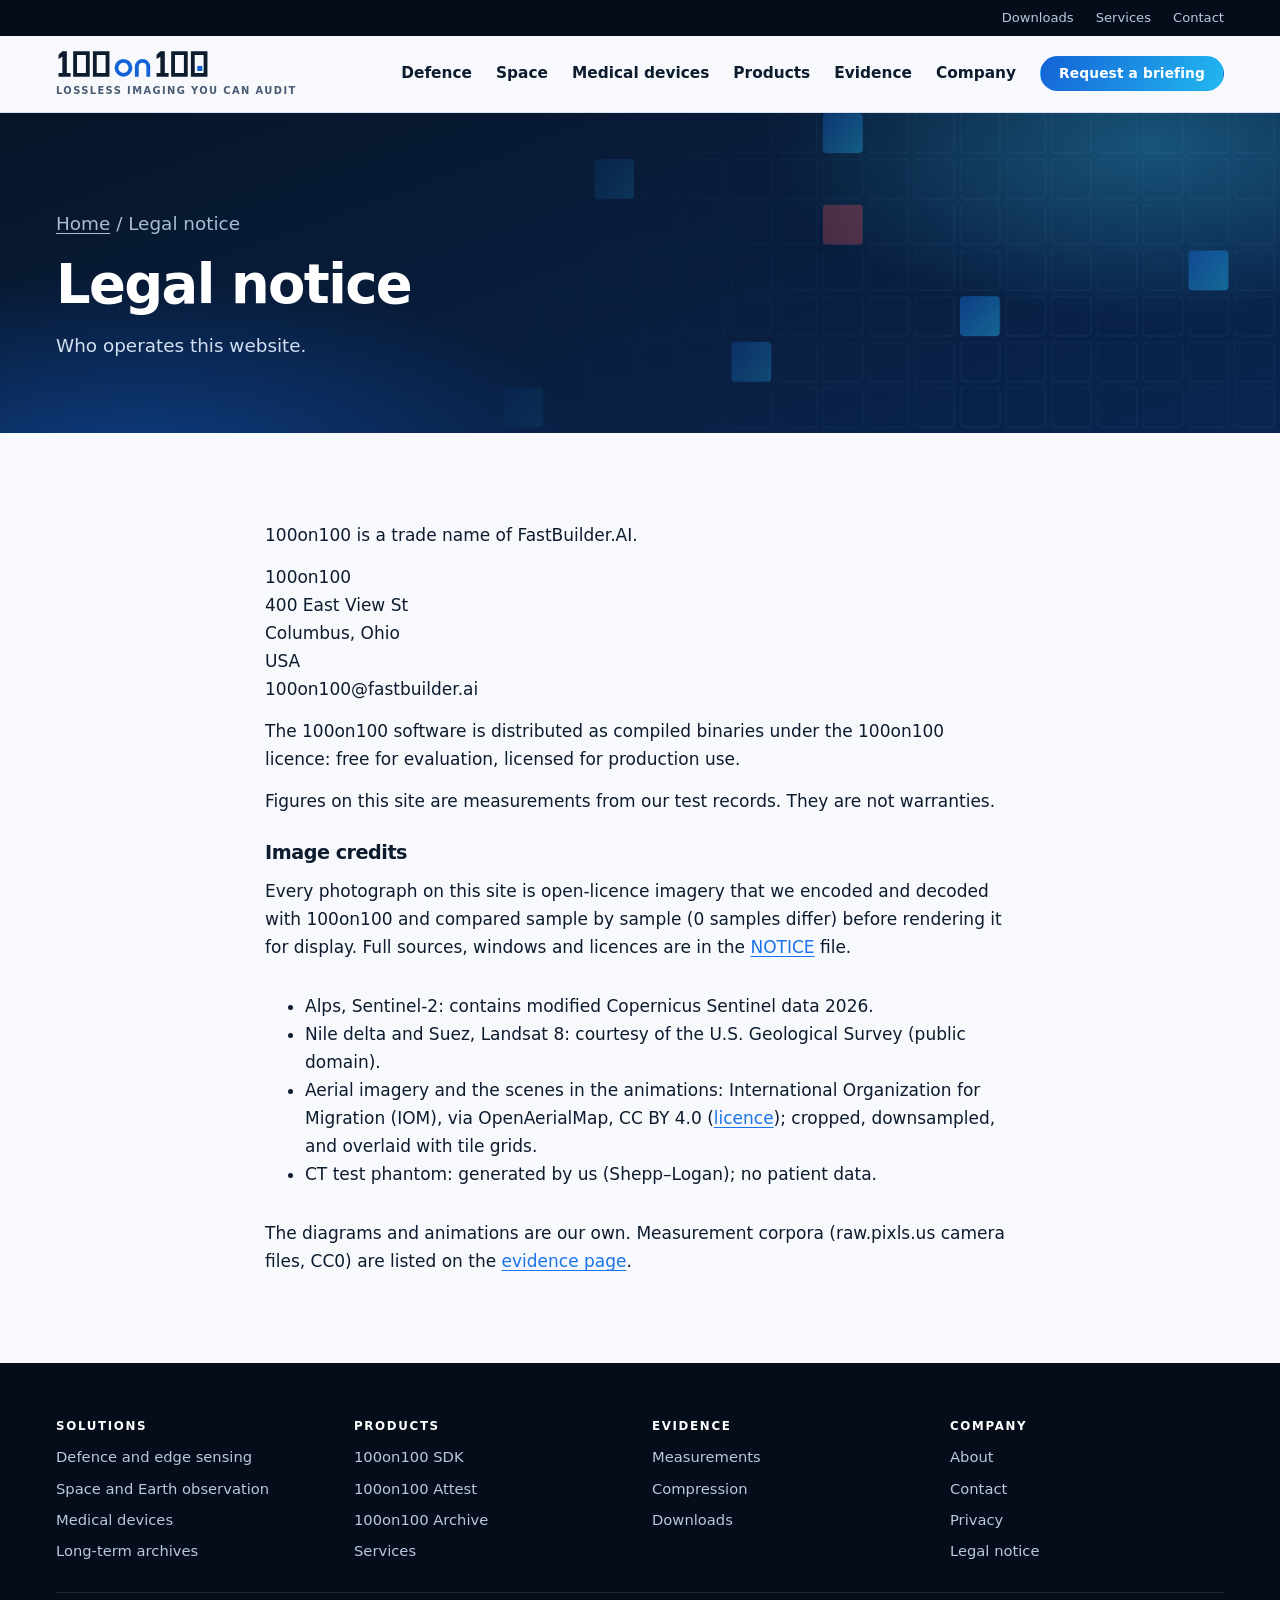
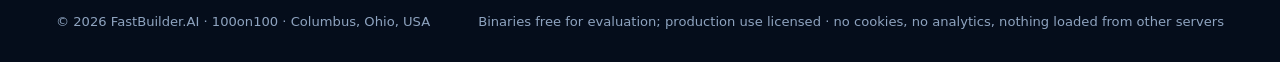
<file: legal.html>
<!doctype html>
<html lang="en">
<head>
<meta charset="utf-8">
<meta name="viewport" content="width=device-width, initial-scale=1, viewport-fit=cover">
<title>100on100 Legal Notice</title>
<meta name="description" content="Who operates this website.">
<link rel="stylesheet" href="site.css">
<link rel="icon" href="favicon.ico" sizes="any">
<link rel="icon" href="favicon.svg" type="image/svg+xml">
<link rel="apple-touch-icon" href="apple-touch-icon.png">
</head>
<body>
<svg width="0" height="0" style="position:absolute" aria-hidden="true" focusable="false"><defs><linearGradient id="gB" x1="0" y1="0" x2="1" y2="1"><stop offset="0" stop-color="#1463d6"/><stop offset="1" stop-color="#22b8f0"/></linearGradient><radialGradient id="gGlow" cx=".5" cy=".5" r=".5"><stop offset="0" stop-color="#39d0ff" stop-opacity=".55"/><stop offset="1" stop-color="#39d0ff" stop-opacity="0"/></radialGradient></defs></svg>
<div class="util"><div class="wrap">
  <a href="downloads.html">Downloads</a><a href="services.html">Services</a><a href="company.html#contact">Contact</a>
</div></div>
<div class="mast-bg"><div class="wrap">
  <header class="mast">
    <a class="mark" href="index.html" aria-label="100on100 home"><svg class="logo" viewBox="-2 -2 240 44" role="img" aria-label="100on100" xmlns="http://www.w3.org/2000/svg"><g style="fill:currentColor"><path d="M8 0h7v34h6v6h-19v-6h6V8.5l-6 3.5V5.6z"/><path fill-rule="evenodd" d="M25 0h26v40h-26z M31 6v28h14v-28z"/><path fill-rule="evenodd" d="M56 0h26v40h-26z M62 6v28h14v-28z"/><path style="fill:var(--brand)" fill-rule="evenodd" d="M90.0 26.0a14.0 14.0 0 1 0 28.0 0a14.0 14.0 0 1 0 -28.0 0zM96.0 26.0a8.0 8.0 0 1 0 16.0 0a8.0 8.0 0 1 0 -16.0 0z"/><path style="fill:var(--brand)" d="M122 40V24.0a12.0 12.0 0 0 1 24 0V40h-6V24.0a6.0 6.0 0 0 0 -12.0 0V40z"/><path d="M162 0h7v34h6v6h-19v-6h6V8.5l-6 3.5V5.6z"/><path fill-rule="evenodd" d="M179 0h26v40h-26z M185 6v28h14v-28z"/><path fill-rule="evenodd" d="M210 0h26v40h-26z M216 6v28h14v-28z"/><rect style="fill:var(--brand)" x="220" y="23" width="8" height="8"/></g></svg><small>Lossless imaging you can audit</small></a>
    <nav aria-label="Main">
      <a href="defence.html">Defence</a>
      <a href="space.html">Space</a>
      <a href="medical.html">Medical devices</a>
      <a href="products.html">Products</a>
      <a href="evidence.html">Evidence</a>
      <a href="company.html">Company</a>
      <a class="btn primary" href="company.html#contact">Request a briefing</a>
    </nav>
  </header>
</div></div>
<main>
<div class="pagehead"><div class="motif" aria-hidden="true"><svg viewBox="0 0 1288 414" preserveAspectRatio="xMaxYMid slice" xmlns="http://www.w3.org/2000/svg"><defs><pattern id="pg0" width="46" height="46" patternUnits="userSpaceOnUse"><rect width="40" height="40" rx="4" style="fill:none;stroke:rgba(143,211,255,.16)"/></pattern></defs><rect width="1288" height="414" style="fill:url(#pg0)"/><rect class="tile-hi" x="0" y="0" width="40" height="40" rx="4" style="fill:url(#gB);opacity:0.9"/><rect class="tile-hi" x="1058" y="0" width="40" height="40" rx="4" style="fill:url(#gB);opacity:0.9"/><rect class="tile-hi" x="230" y="46" width="40" height="40" rx="4" style="fill:#ff5a5f;opacity:0.7"/><rect class="tile-hi" x="828" y="46" width="40" height="40" rx="4" style="fill:url(#gB);opacity:0.9"/><rect class="tile-hi" x="598" y="92" width="40" height="40" rx="4" style="fill:url(#gB);opacity:0.9"/><rect class="tile-hi" x="368" y="138" width="40" height="40" rx="4" style="fill:url(#gB);opacity:0.9"/><rect class="tile-hi" x="828" y="138" width="40" height="40" rx="4" style="fill:#ff5a5f;opacity:0.7"/><rect class="tile-hi" x="138" y="184" width="40" height="40" rx="4" style="fill:url(#gB);opacity:0.9"/><rect class="tile-hi" x="1196" y="184" width="40" height="40" rx="4" style="fill:url(#gB);opacity:0.9"/><rect class="tile-hi" x="966" y="230" width="40" height="40" rx="4" style="fill:url(#gB);opacity:0.9"/><rect class="tile-hi" x="138" y="276" width="40" height="40" rx="4" style="fill:#ff5a5f;opacity:0.7"/><rect class="tile-hi" x="736" y="276" width="40" height="40" rx="4" style="fill:url(#gB);opacity:0.9"/><rect class="tile-hi" x="506" y="322" width="40" height="40" rx="4" style="fill:url(#gB);opacity:0.9"/><rect class="tile-hi" x="276" y="368" width="40" height="40" rx="4" style="fill:url(#gB);opacity:0.9"/><rect class="tile-hi" x="736" y="368" width="40" height="40" rx="4" style="fill:#ff5a5f;opacity:0.7"/></svg></div><div class="wrap">
  <p class="crumbs"><a href="index.html">Home</a> / Legal notice</p>
  <h1>Legal notice</h1>
  <p>Who operates this website.</p>
</div></div>
<section><div class="wrap prose">
  <p>100on100 is a trade name of FastBuilder.AI.</p>
  <address>100on100<br>400 East View St<br>Columbus, Ohio<br>USA<br>100on100@fastbuilder.ai</address>
  <p>The 100on100 software is distributed as compiled binaries under the 100on100 licence: free for evaluation, licensed for production use.</p>
  <p>Figures on this site are measurements from our test records. They are not warranties.</p>
  <h2 style="font-size:1.2rem;margin-top:12px">Image credits</h2>
  <p>Every photograph on this site is open-licence imagery that we encoded and decoded with 100on100 and compared sample by sample (0 samples differ) before rendering it for display. Full sources, windows and licences are in the <a href="NOTICE.txt">NOTICE</a> file.</p>
  <ul>
    <li>Alps, Sentinel-2: contains modified Copernicus Sentinel data 2026.</li>
    <li>Nile delta and Suez, Landsat 8: courtesy of the U.S. Geological Survey (public domain).</li>
    <li>Aerial imagery and the scenes in the animations: International Organization for Migration (IOM), via OpenAerialMap, CC BY 4.0 (<a href="https://creativecommons.org/licenses/by/4.0/">licence</a>); cropped, downsampled, and overlaid with tile grids.</li>
    <li>CT test phantom: generated by us (Shepp–Logan); no patient data.</li>
  </ul>
  <p>The diagrams and animations are our own. Measurement corpora (raw.pixls.us camera files, CC0) are listed on the <a href="evidence.html">evidence page</a>.</p>
</div></section>
</main>
<footer><div class="wrap">
  <div class="cols">
    <div><h4>Solutions</h4><ul><li><a href="defence.html">Defence and edge sensing</a></li><li><a href="space.html">Space and Earth observation</a></li><li><a href="medical.html">Medical devices</a></li><li><a href="products.html#archive">Long-term archives</a></li></ul></div>
    <div><h4>Products</h4><ul><li><a href="products.html#sdk">100on100 SDK</a></li><li><a href="products.html#attest">100on100 Attest</a></li><li><a href="products.html#archive">100on100 Archive</a></li><li><a href="services.html">Services</a></li></ul></div>
    <div><h4>Evidence</h4><ul><li><a href="evidence.html">Measurements</a></li><li><a href="evidence.html#compression">Compression</a></li><li><a href="downloads.html">Downloads</a></li></ul></div>
    <div><h4>Company</h4><ul><li><a href="company.html">About</a></li><li><a href="company.html#contact">Contact</a></li><li><a href="privacy.html">Privacy</a></li><li><a href="legal.html">Legal notice</a></li></ul></div>
  </div>
  <div class="base"><span>© 2026 FastBuilder.AI · 100on100 · Columbus, Ohio, USA</span><span>Binaries free for evaluation; production use licensed · no cookies, no analytics, nothing loaded from other servers</span></div>
</div></footer>
</body>
</html>
</file>
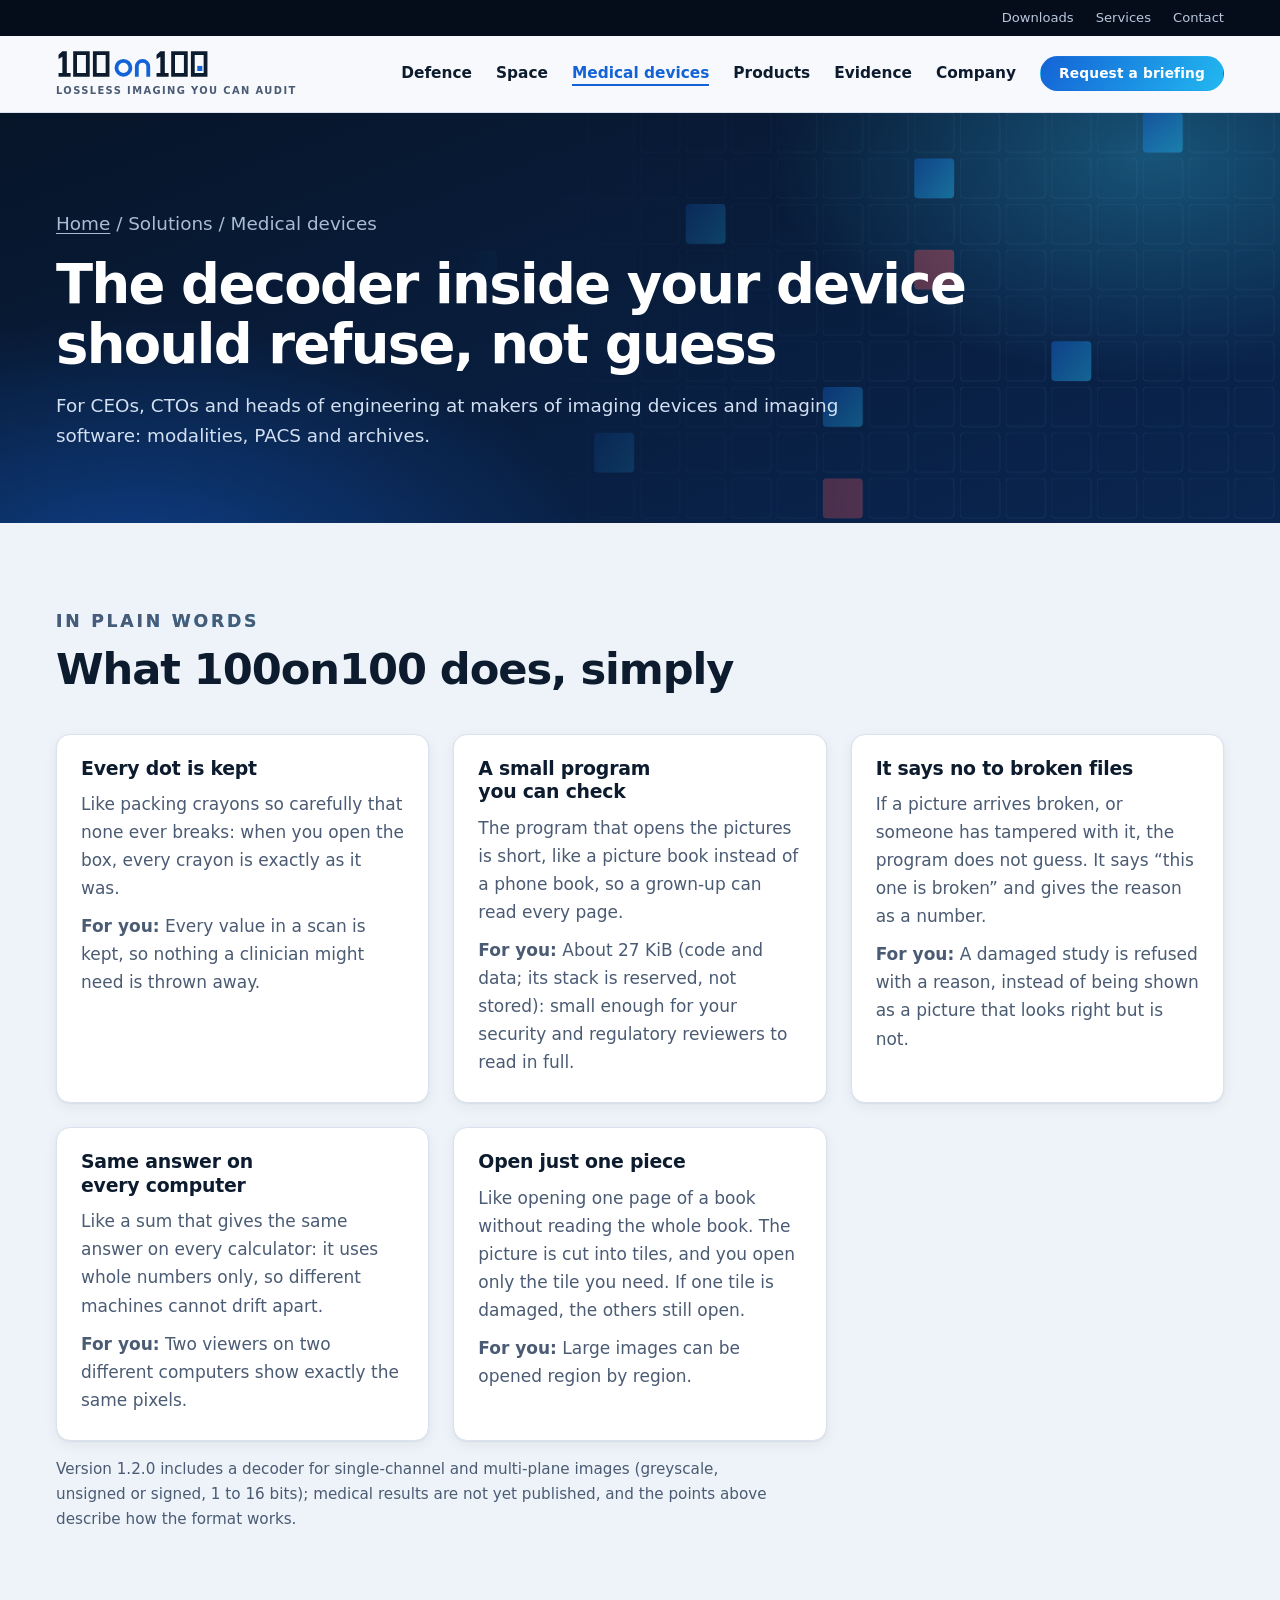
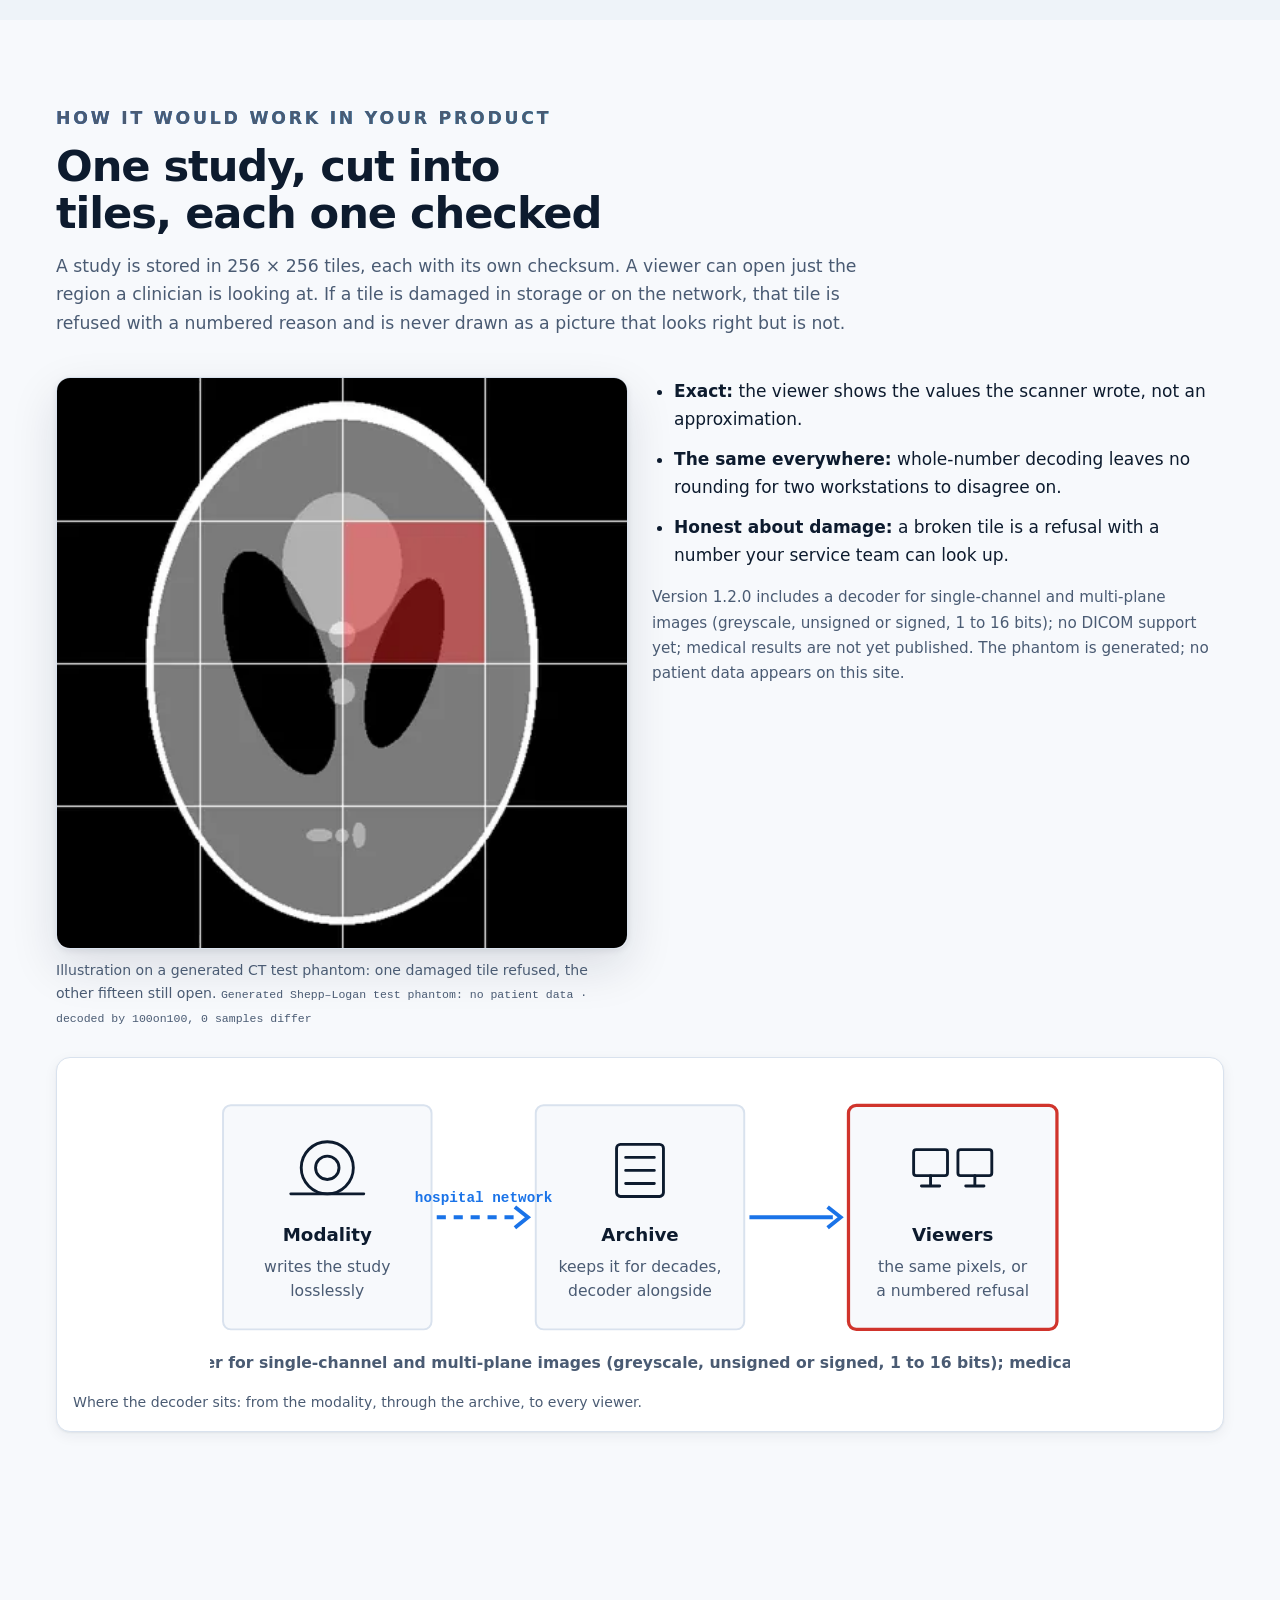
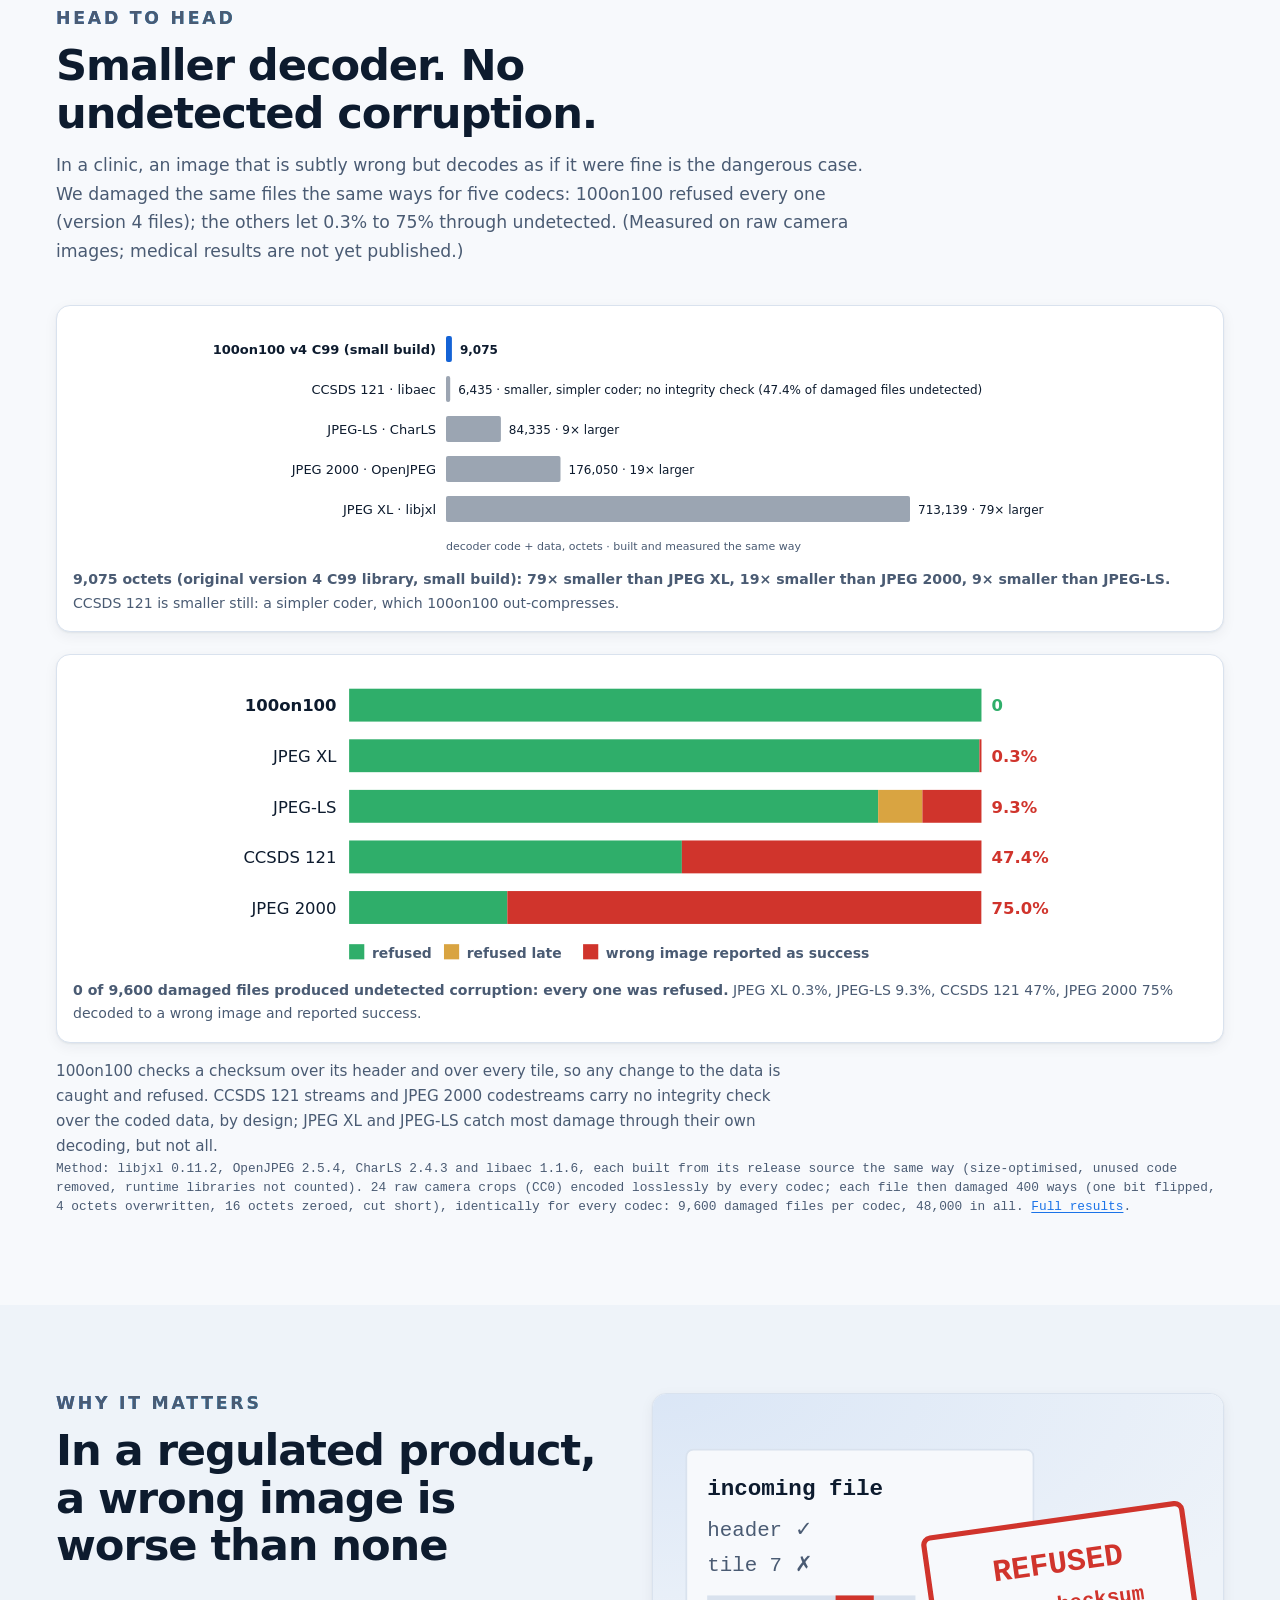
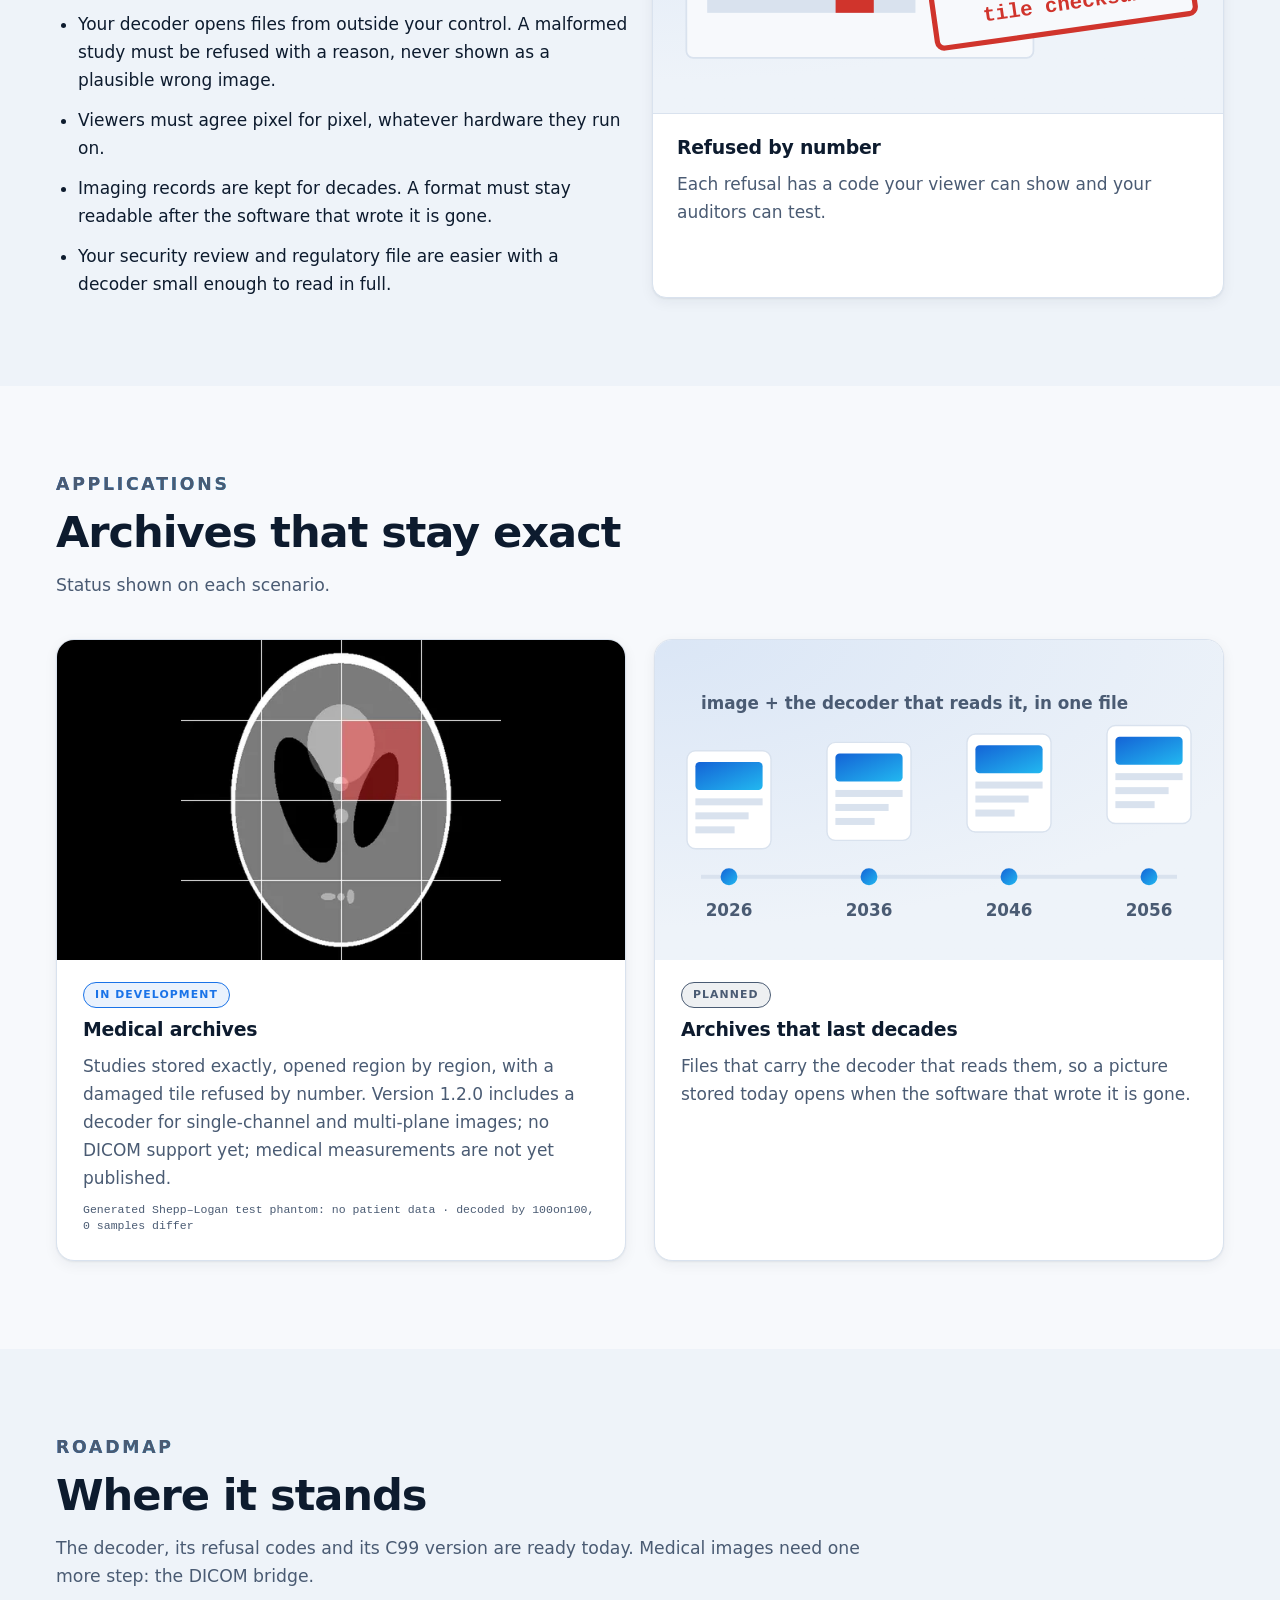
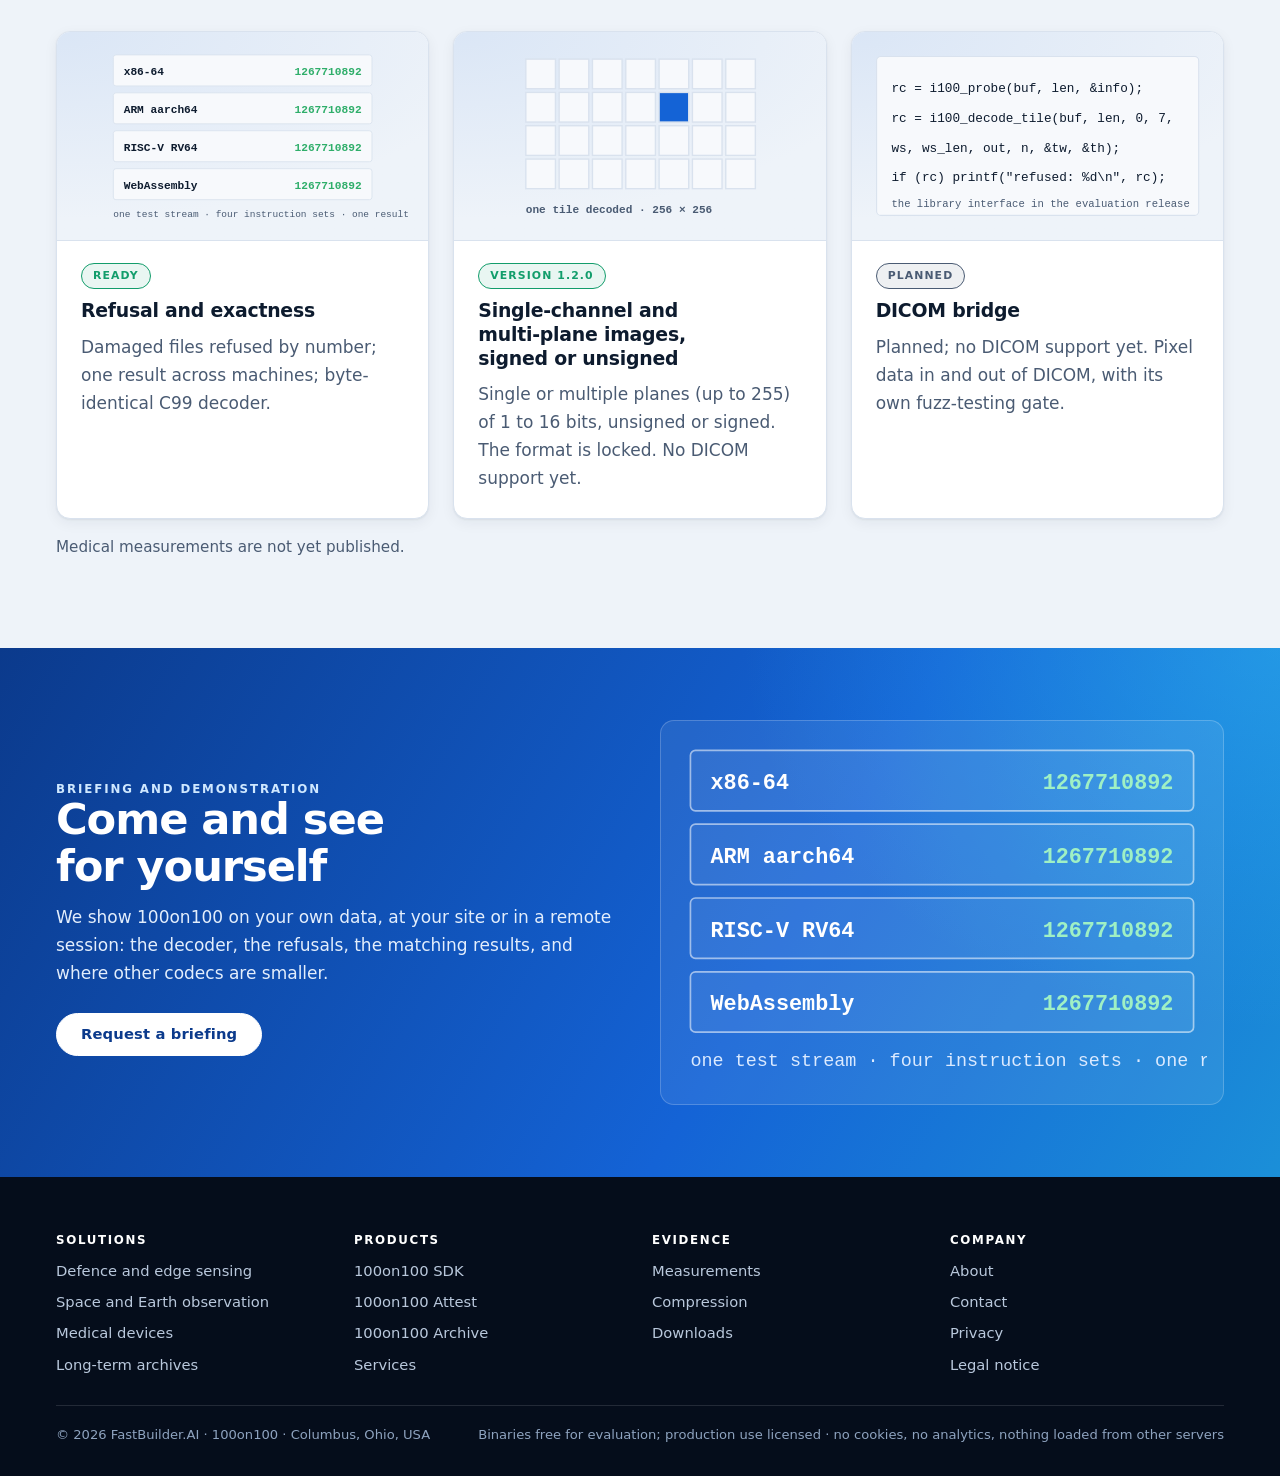
<file: medical.html>
<!doctype html>
<html lang="en">
<head>
<meta charset="utf-8">
<meta name="viewport" content="width=device-width, initial-scale=1, viewport-fit=cover">
<title>100on100 for Medical Devices</title>
<meta name="description" content="An auditable, refusing image decoder for makers of medical imaging devices and software. In development; version 1.2.0 includes a decoder for single-channel and multi-plane images (greyscale, unsigned or signed, 1 to 16 bits).">
<link rel="stylesheet" href="site.css">
<link rel="icon" href="favicon.ico" sizes="any">
<link rel="icon" href="favicon.svg" type="image/svg+xml">
<link rel="apple-touch-icon" href="apple-touch-icon.png">
</head>
<body>
<svg width="0" height="0" style="position:absolute" aria-hidden="true" focusable="false"><defs><linearGradient id="gB" x1="0" y1="0" x2="1" y2="1"><stop offset="0" stop-color="#1463d6"/><stop offset="1" stop-color="#22b8f0"/></linearGradient><radialGradient id="gGlow" cx=".5" cy=".5" r=".5"><stop offset="0" stop-color="#39d0ff" stop-opacity=".55"/><stop offset="1" stop-color="#39d0ff" stop-opacity="0"/></radialGradient></defs></svg>
<div class="util"><div class="wrap">
  <a href="downloads.html">Downloads</a><a href="services.html">Services</a><a href="company.html#contact">Contact</a>
</div></div>
<div class="mast-bg"><div class="wrap">
  <header class="mast">
    <a class="mark" href="index.html" aria-label="100on100 home"><svg class="logo" viewBox="-2 -2 240 44" role="img" aria-label="100on100" xmlns="http://www.w3.org/2000/svg"><g style="fill:currentColor"><path d="M8 0h7v34h6v6h-19v-6h6V8.5l-6 3.5V5.6z"/><path fill-rule="evenodd" d="M25 0h26v40h-26z M31 6v28h14v-28z"/><path fill-rule="evenodd" d="M56 0h26v40h-26z M62 6v28h14v-28z"/><path style="fill:var(--brand)" fill-rule="evenodd" d="M90.0 26.0a14.0 14.0 0 1 0 28.0 0a14.0 14.0 0 1 0 -28.0 0zM96.0 26.0a8.0 8.0 0 1 0 16.0 0a8.0 8.0 0 1 0 -16.0 0z"/><path style="fill:var(--brand)" d="M122 40V24.0a12.0 12.0 0 0 1 24 0V40h-6V24.0a6.0 6.0 0 0 0 -12.0 0V40z"/><path d="M162 0h7v34h6v6h-19v-6h6V8.5l-6 3.5V5.6z"/><path fill-rule="evenodd" d="M179 0h26v40h-26z M185 6v28h14v-28z"/><path fill-rule="evenodd" d="M210 0h26v40h-26z M216 6v28h14v-28z"/><rect style="fill:var(--brand)" x="220" y="23" width="8" height="8"/></g></svg><small>Lossless imaging you can audit</small></a>
    <nav aria-label="Main">
      <a href="defence.html">Defence</a>
      <a href="space.html">Space</a>
      <a href="medical.html" aria-current="page">Medical devices</a>
      <a href="products.html">Products</a>
      <a href="evidence.html">Evidence</a>
      <a href="company.html">Company</a>
      <a class="btn primary" href="company.html#contact">Request a briefing</a>
    </nav>
  </header>
</div></div>
<main>
<div class="pagehead"><div class="motif" aria-hidden="true"><svg viewBox="0 0 1288 414" preserveAspectRatio="xMaxYMid slice" xmlns="http://www.w3.org/2000/svg"><defs><pattern id="pg1" width="46" height="46" patternUnits="userSpaceOnUse"><rect width="40" height="40" rx="4" style="fill:none;stroke:rgba(143,211,255,.16)"/></pattern></defs><rect width="1288" height="414" style="fill:url(#pg1)"/><rect class="tile-hi" x="92" y="0" width="40" height="40" rx="4" style="fill:url(#gB);opacity:0.9"/><rect class="tile-hi" x="1150" y="0" width="40" height="40" rx="4" style="fill:url(#gB);opacity:0.9"/><rect class="tile-hi" x="322" y="46" width="40" height="40" rx="4" style="fill:#ff5a5f;opacity:0.7"/><rect class="tile-hi" x="920" y="46" width="40" height="40" rx="4" style="fill:url(#gB);opacity:0.9"/><rect class="tile-hi" x="690" y="92" width="40" height="40" rx="4" style="fill:url(#gB);opacity:0.9"/><rect class="tile-hi" x="460" y="138" width="40" height="40" rx="4" style="fill:url(#gB);opacity:0.9"/><rect class="tile-hi" x="920" y="138" width="40" height="40" rx="4" style="fill:#ff5a5f;opacity:0.7"/><rect class="tile-hi" x="230" y="184" width="40" height="40" rx="4" style="fill:url(#gB);opacity:0.9"/><rect class="tile-hi" x="0" y="230" width="40" height="40" rx="4" style="fill:url(#gB);opacity:0.9"/><rect class="tile-hi" x="1058" y="230" width="40" height="40" rx="4" style="fill:url(#gB);opacity:0.9"/><rect class="tile-hi" x="230" y="276" width="40" height="40" rx="4" style="fill:#ff5a5f;opacity:0.7"/><rect class="tile-hi" x="828" y="276" width="40" height="40" rx="4" style="fill:url(#gB);opacity:0.9"/><rect class="tile-hi" x="598" y="322" width="40" height="40" rx="4" style="fill:url(#gB);opacity:0.9"/><rect class="tile-hi" x="368" y="368" width="40" height="40" rx="4" style="fill:url(#gB);opacity:0.9"/><rect class="tile-hi" x="828" y="368" width="40" height="40" rx="4" style="fill:#ff5a5f;opacity:0.7"/></svg></div><div class="wrap">
  <p class="crumbs"><a href="index.html">Home</a> / Solutions / Medical devices</p>
  <h1>The decoder inside your device should refuse, not guess</h1>
  <p>For CEOs, CTOs and heads of engineering at makers of imaging devices and imaging software: modalities, PACS and archives.</p>
</div></div>
<section class="alt" aria-labelledby="plain-h"><div class="wrap">
  <div class="head"><p class="label">In plain words</p><h2 id="plain-h">What 100on100 does, simply</h2></div>
  <div class="cards"><div class="card" style="grid-template-rows:auto"><div class="body"><h3>Every dot is kept</h3><p>Like packing crayons so carefully that none ever breaks: when you open the box, every crayon is exactly as it was.</p><p><strong>For you:</strong> Every value in a scan is kept, so nothing a clinician might need is thrown away.</p></div></div><div class="card" style="grid-template-rows:auto"><div class="body"><h3>A small program you can check</h3><p>The program that opens the pictures is short, like a picture book instead of a phone book, so a grown-up can read every page.</p><p><strong>For you:</strong> About 27 KiB (code and data; its stack is reserved, not stored): small enough for your security and regulatory reviewers to read in full.</p></div></div><div class="card" style="grid-template-rows:auto"><div class="body"><h3>It says no to broken files</h3><p>If a picture arrives broken, or someone has tampered with it, the program does not guess. It says “this one is broken” and gives the reason as a number.</p><p><strong>For you:</strong> A damaged study is refused with a reason, instead of being shown as a picture that looks right but is not.</p></div></div><div class="card" style="grid-template-rows:auto"><div class="body"><h3>Same answer on every computer</h3><p>Like a sum that gives the same answer on every calculator: it uses whole numbers only, so different machines cannot drift apart.</p><p><strong>For you:</strong> Two viewers on two different computers show exactly the same pixels.</p></div></div><div class="card" style="grid-template-rows:auto"><div class="body"><h3>Open just one piece</h3><p>Like opening one page of a book without reading the whole book. The picture is cut into tiles, and you open only the tile you need. If one tile is damaged, the others still open.</p><p><strong>For you:</strong> Large images can be opened region by region.</p></div></div></div><p class="note">Version 1.2.0 includes a decoder for single-channel and multi-plane images (greyscale, unsigned or signed, 1 to 16 bits); medical results are not yet published, and the points above describe how the format works.</p>
</div></section>
<section aria-labelledby="m-see"><div class="wrap">
  <div class="head"><p class="label">How it would work in your product</p><h2 id="m-see">One study, cut into tiles, each one checked</h2>
    <p>A study is stored in 256 × 256 tiles, each with its own checksum. A viewer can open just the region a clinician is looking at. If a tile is damaged in storage or on the network, that tile is refused with a numbered reason and is never drawn as a picture that looks right but is not.</p></div>
  <div class="cards two">
    <figure class="shot"><img src="img/phantom.webp" srcset="img/phantom-sm.webp 600w, img/phantom.webp 1200w" sizes="(max-width: 900px) 100vw, 600px" alt="A CT test phantom divided into 16 tiles, one tile marked as refused" loading="lazy" decoding="async"><figcaption>Illustration on a generated CT test phantom: one damaged tile refused, the other fifteen still open. <span class="credit">Generated Shepp–Logan test phantom: no patient data · decoded by 100on100, 0 samples differ</span></figcaption></figure>
    <div>
      <ul class="steps">
        <li><strong>Exact:</strong> the viewer shows the values the scanner wrote, not an approximation.</li>
        <li><strong>The same everywhere:</strong> whole-number decoding leaves no rounding for two workstations to disagree on.</li>
        <li><strong>Honest about damage:</strong> a broken tile is a refusal with a number your service team can look up.</li>
      </ul>
      <p class="note">Version 1.2.0 includes a decoder for single-channel and multi-plane images (greyscale, unsigned or signed, 1 to 16 bits); no DICOM support yet; medical results are not yet published. The phantom is generated; no patient data appears on this site.</p>
    </div>
  </div>
  <figure class="ops" style="margin-top:28px"><svg viewBox="0 0 660 236" role="img" aria-label="Medical flow: modality, archive, viewers showing identical pixels or a numbered refusal" xmlns="http://www.w3.org/2000/svg" preserveAspectRatio="xMidYMid meet"><rect x="10" y="24" width="160" height="172" rx="6" style="fill:var(--ground);stroke:var(--rule);stroke-width:1.5"/><circle cx="90" cy="72" r="20" style="fill:none;stroke:var(--ink);stroke-width:2.2;stroke-linecap:round;stroke-linejoin:round"/><circle cx="90" cy="72" r="9" style="fill:none;stroke:var(--ink);stroke-width:2.2;stroke-linecap:round;stroke-linejoin:round"/><path d="M62 92h56" style="fill:none;stroke:var(--ink);stroke-width:2.2;stroke-linecap:round;stroke-linejoin:round"/><text x="90" y="128" style="font:800 14px var(--sans);fill:var(--ink)" text-anchor="middle">Modality</text><text x="90" y="152" style="font:500 12px var(--sans);fill:var(--ink-soft)" text-anchor="middle">writes the study</text><text x="90" y="170" style="font:500 12px var(--sans);fill:var(--ink-soft)" text-anchor="middle">losslessly</text><rect x="250" y="24" width="160" height="172" rx="6" style="fill:var(--ground);stroke:var(--rule);stroke-width:1.5"/><rect x="312" y="54" width="36" height="40" rx="3" style="fill:none;stroke:var(--ink);stroke-width:2.2;stroke-linecap:round;stroke-linejoin:round"/><path d="M319 64h22M319 74h22M319 84h22" style="fill:none;stroke:var(--ink);stroke-width:2.2;stroke-linecap:round;stroke-linejoin:round"/><text x="330" y="128" style="font:800 14px var(--sans);fill:var(--ink)" text-anchor="middle">Archive</text><text x="330" y="152" style="font:500 12px var(--sans);fill:var(--ink-soft)" text-anchor="middle">keeps it for decades,</text><text x="330" y="170" style="font:500 12px var(--sans);fill:var(--ink-soft)" text-anchor="middle">decoder alongside</text><rect x="490" y="24" width="160" height="172" rx="6" style="fill:var(--ground);stroke:var(--refuse);stroke-width:2.5"/><rect x="540" y="58" width="26" height="20" rx="2" style="fill:none;stroke:var(--ink);stroke-width:2.2;stroke-linecap:round;stroke-linejoin:round"/><rect x="574" y="58" width="26" height="20" rx="2" style="fill:none;stroke:var(--ink);stroke-width:2.2;stroke-linecap:round;stroke-linejoin:round"/><path d="M553 78v8M587 78v8M546 86h14M580 86h14" style="fill:none;stroke:var(--ink);stroke-width:2.2;stroke-linecap:round;stroke-linejoin:round"/><text x="570" y="128" style="font:800 14px var(--sans);fill:var(--ink)" text-anchor="middle">Viewers</text><text x="570" y="152" style="font:500 12px var(--sans);fill:var(--ink-soft)" text-anchor="middle">the same pixels, or</text><text x="570" y="170" style="font:500 12px var(--sans);fill:var(--ink-soft)" text-anchor="middle">a numbered refusal</text><path d="M174 110H238" style="fill:none;stroke:var(--signal);stroke-width:3" stroke-dasharray="7 6"/><path d="M234 102l10 8l-10 8" style="fill:none;stroke:var(--signal);stroke-width:3"/><path d="M414 110H478" style="fill:none;stroke:var(--signal);stroke-width:3"/><path d="M474 102l10 8l-10 8" style="fill:none;stroke:var(--signal);stroke-width:3"/><text x="210" y="98" style="font:700 11px var(--mono);fill:var(--signal)" text-anchor="middle">hospital network</text><text x="330" y="226" style="font:600 12px var(--sans);fill:var(--ink-soft)" text-anchor="middle">Version 1.2.0 includes a decoder for single-channel and multi-plane images (greyscale, unsigned or signed, 1 to 16 bits); medical results are not yet published.</text></svg><figcaption>Where the decoder sits: from the modality, through the archive, to every viewer.</figcaption></figure>
</div></section>


<section aria-labelledby="h2h-h"><div class="wrap">
  <div class="head"><p class="label">Head to head</p><h2 id="h2h-h">Smaller decoder. No undetected corruption.</h2><p>In a clinic, an image that is subtly wrong but decodes as if it were fine is the dangerous case. We damaged the same files the same ways for five codecs: 100on100 refused every one (version 4 files); the others let 0.3% to 75% through undetected. (Measured on raw camera images; medical results are not yet published.)</p></div>
  <div class="opsrow">
    <figure class="ops"><svg viewBox="0 0 860 236" role="img" aria-label="Decoder sizes: 100on100 9,075 octets; libaec 6,435; CharLS 84,335; OpenJPEG 176,050; libjxl 713,139" xmlns="http://www.w3.org/2000/svg" preserveAspectRatio="xMidYMid meet"><text x="226" y="32" style="font:700 13px var(--sans);fill:var(--ink)" text-anchor="end">100on100 v4 C99 (small build)</text><rect x="236" y="14" width="5.9" height="26" rx="2" style="fill:var(--brand);opacity:1"/><text x="249.9045992436257" y="32" style="font:700 12px var(--sans);fill:var(--ink)" text-anchor="start">9,075</text><text x="226" y="72" style="font:500 13px var(--sans);fill:var(--ink)" text-anchor="end">CCSDS 121 · libaec</text><rect x="236" y="54" width="4.2" height="26" rx="2" style="fill:var(--ink-soft);opacity:0.55"/><text x="248.18689764548006" y="72" style="font:500 12px var(--sans);fill:var(--ink)" text-anchor="start">6,435  ·  smaller, simpler coder; no integrity check (47.4% of damaged files undetected)</text><text x="226" y="112" style="font:500 13px var(--sans);fill:var(--ink)" text-anchor="end">JPEG-LS · CharLS</text><rect x="236" y="94" width="54.9" height="26" rx="2" style="fill:var(--ink-soft);opacity:0.55"/><text x="298.87210768167216" y="112" style="font:500 12px var(--sans);fill:var(--ink)" text-anchor="start">84,335  ·  9× larger</text><text x="226" y="152" style="font:500 13px var(--sans);fill:var(--ink)" text-anchor="end">JPEG 2000 · OpenJPEG</text><rect x="236" y="134" width="114.5" height="26" rx="2" style="fill:var(--ink-soft);opacity:0.55"/><text x="358.54597210361516" y="152" style="font:500 12px var(--sans);fill:var(--ink)" text-anchor="start">176,050  ·  19× larger</text><text x="226" y="192" style="font:500 13px var(--sans);fill:var(--ink)" text-anchor="end">JPEG XL · libjxl</text><rect x="236" y="174" width="464.0" height="26" rx="2" style="fill:var(--ink-soft);opacity:0.55"/><text x="708.0" y="192" style="font:500 12px var(--sans);fill:var(--ink)" text-anchor="start">713,139  ·  79× larger</text><text x="236" y="228" style="font:500 11px var(--sans);fill:var(--ink-soft)" text-anchor="start">decoder code + data, octets · built and measured the same way</text></svg><figcaption><strong>9,075 octets (original version 4 C99 library, small build): 79× smaller than JPEG XL, 19× smaller than JPEG 2000, 9× smaller than JPEG-LS.</strong> CCSDS 121 is smaller still: a simpler coder, which 100on100 out-compresses.</figcaption></figure>
    <figure class="ops"><svg viewBox="0 0 680 236" role="img" aria-label="Damaged files: wrong images reported as success: 100on100 0%, JPEG XL 0.3%, JPEG-LS 9.3%, CCSDS 121 47.4%, JPEG 2000 75.0%" xmlns="http://www.w3.org/2000/svg" preserveAspectRatio="xMidYMid meet"><text x="100" y="32" style="font:700 13px var(--sans);fill:var(--ink)" text-anchor="end">100on100</text><rect x="110.0" y="14" width="500.0" height="26" style="fill:var(--g)"/><text x="618" y="32" style="font:800 13px var(--sans);fill:var(--g)" text-anchor="start">0</text><text x="100" y="72" style="font:500 13px var(--sans);fill:var(--ink)" text-anchor="end">JPEG XL</text><rect x="110.0" y="54" width="498.4" height="26" style="fill:var(--g)"/><rect x="608.4" y="54" width="1.6" height="26" style="fill:var(--refuse)"/><text x="618" y="72" style="font:800 13px var(--sans);fill:var(--refuse)" text-anchor="start">0.3%</text><text x="100" y="112" style="font:500 13px var(--sans);fill:var(--ink)" text-anchor="end">JPEG-LS</text><rect x="110.0" y="94" width="418.3" height="26" style="fill:var(--g)"/><rect x="528.3" y="94" width="35.0" height="26" style="fill:#d9a441"/><rect x="563.3" y="94" width="46.7" height="26" style="fill:var(--refuse)"/><text x="618" y="112" style="font:800 13px var(--sans);fill:var(--refuse)" text-anchor="start">9.3%</text><text x="100" y="152" style="font:500 13px var(--sans);fill:var(--ink)" text-anchor="end">CCSDS 121</text><rect x="110.0" y="134" width="263.1" height="26" style="fill:var(--g)"/><rect x="373.1" y="134" width="236.9" height="26" style="fill:var(--refuse)"/><text x="618" y="152" style="font:800 13px var(--sans);fill:var(--refuse)" text-anchor="start">47.4%</text><text x="100" y="192" style="font:500 13px var(--sans);fill:var(--ink)" text-anchor="end">JPEG 2000</text><rect x="110.0" y="174" width="125.1" height="26" style="fill:var(--g)"/><rect x="235.1" y="174" width="374.8" height="26" style="fill:var(--refuse)"/><text x="618" y="192" style="font:800 13px var(--sans);fill:var(--refuse)" text-anchor="start">75.0%</text><rect x="110" y="216" width="12" height="12" style="fill:var(--g)"/><text x="128" y="227" style="font:600 11px var(--sans);fill:var(--ink-soft)" text-anchor="start">refused</text><rect x="185" y="216" width="12" height="12" style="fill:#d9a441"/><text x="203" y="227" style="font:600 11px var(--sans);fill:var(--ink-soft)" text-anchor="start">refused late</text><rect x="295" y="216" width="12" height="12" style="fill:var(--refuse)"/><text x="313" y="227" style="font:600 11px var(--sans);fill:var(--ink-soft)" text-anchor="start">wrong image reported as success</text></svg><figcaption><strong>0 of 9,600 damaged files produced undetected corruption: every one was refused.</strong> JPEG XL 0.3%, JPEG-LS 9.3%, CCSDS 121 47%, JPEG 2000 75% decoded to a wrong image and reported success.</figcaption></figure>
  </div>
  <p class="note">100on100 checks a checksum over its header and over every tile, so any change to the data is caught and refused. CCSDS 121 streams and JPEG 2000 codestreams carry no integrity check over the coded data, by design; JPEG XL and JPEG-LS catch most damage through their own decoding, but not all.</p>
  <p class="cite">Method: libjxl 0.11.2, OpenJPEG 2.5.4, CharLS 2.4.3 and libaec 1.1.6, each built from its release source the same way (size-optimised, unused code removed, runtime libraries not counted). 24 raw camera crops (CC0) encoded losslessly by every codec; each file then damaged 400 ways (one bit flipped, 4 octets overwritten, 16 octets zeroed, cut short), identically for every codec: 9,600 damaged files per codec, 48,000 in all. <a href="evidence.html#h2h-h">Full results</a>.</p>
</div></section>

<section class="alt" aria-labelledby="m-why"><div class="wrap">
  <div class="cards two">
    <div><div class="head"><p class="label">Why it matters</p><h2 id="m-why">In a regulated product, a wrong image is worse than none</h2></div>
      <ul class="steps">
        <li>Your decoder opens files from outside your control. A malformed study must be refused with a reason, never shown as a plausible wrong image.</li>
        <li>Viewers must agree pixel for pixel, whatever hardware they run on.</li>
        <li>Imaging records are kept for decades. A format must stay readable after the software that wrote it is gone.</li>
        <li>Your security review and regulatory file are easier with a decoder small enough to read in full.</li>
      </ul></div>
    <div class="card"><div class="art"><svg viewBox="0 0 310 160" role="img" aria-label="A damaged file refused with a numbered reason" xmlns="http://www.w3.org/2000/svg" preserveAspectRatio="xMidYMid meet"><rect x="10" y="20" width="200" height="120" rx="4" style="fill:var(--ground);stroke:var(--rule)"/><text x="22" y="46" style="font:700 13px var(--mono);fill:var(--ink)" text-anchor="start">incoming file</text><text x="22" y="70" style="font:500 12px var(--mono);fill:var(--ink-soft)" text-anchor="start">header ✓</text><text x="22" y="90" style="font:500 12px var(--mono);fill:var(--ink-soft)" text-anchor="start">tile 7 ✗</text><rect x="22" y="104" width="120" height="10" style="fill:var(--rule)"/><rect x="96" y="104" width="22" height="10" style="fill:var(--refuse)"/><g transform="rotate(-8 230 92)"><rect x="150" y="60" width="150" height="64" rx="4" style="fill:var(--ground);stroke:var(--refuse);stroke-width:3"/><text x="225" y="90" style="font:800 18px var(--mono);fill:var(--refuse)" text-anchor="middle">REFUSED</text><text x="225" y="112" style="font:700 12px var(--mono);fill:var(--refuse)" text-anchor="middle">tile checksum</text></g></svg></div><div class="body"><h3>Refused by number</h3><p>Each refusal has a code your viewer can show and your auditors can test.</p></div></div>
  </div>
</div></section>

<section aria-labelledby="apps-med"><div class="wrap">
  <div class="head"><p class="label">Applications</p><h2 id="apps-med">Archives that stay exact</h2><p>Status shown on each scenario.</p></div>
  <div class="apps"><article class="app"><div class="media pic"><img src="img/phantom.webp" srcset="img/phantom-sm.webp 600w, img/phantom.webp 1200w" sizes="(max-width: 900px) 100vw, 600px" alt="A generated CT test phantom in 16 tiles, one tile marked as refused" loading="lazy" decoding="async"></div><div class="body"><span class="state prog">In development</span><h3>Medical archives</h3><p>Studies stored exactly, opened region by region, with a damaged tile refused by number. Version 1.2.0 includes a decoder for single-channel and multi-plane images; no DICOM support yet; medical measurements are not yet published.</p><p class="credit">Generated Shepp–Logan test phantom: no patient data · decoded by 100on100, 0 samples differ</p></div></article><article class="app"><div class="media svg"><svg viewBox="0 0 380 190" role="img" aria-label="An archive file carrying its own decoder, readable along a timeline of decades" xmlns="http://www.w3.org/2000/svg" preserveAspectRatio="xMidYMid meet"><path d="M20 150H360" style="stroke:var(--rule);stroke-width:3"/><circle cx="40" cy="150" r="6" style="fill:url(#gB)"/><text x="40" y="178" style="font:700 12px var(--sans);fill:var(--ink-soft)" text-anchor="middle">2026</text><rect x="10" y="60" width="60" height="70" rx="6" style="fill:var(--surface);stroke:var(--rule)"/><rect x="16" y="68" width="48" height="20" rx="3" style="fill:url(#gB)"/><rect x="16" y="94" width="48" height="5" style="fill:var(--rule)"/><rect x="16" y="104" width="38" height="5" style="fill:var(--rule)"/><rect x="16" y="114" width="28" height="5" style="fill:var(--rule)"/><circle cx="140" cy="150" r="6" style="fill:url(#gB)"/><text x="140" y="178" style="font:700 12px var(--sans);fill:var(--ink-soft)" text-anchor="middle">2036</text><rect x="110" y="54" width="60" height="70" rx="6" style="fill:var(--surface);stroke:var(--rule)"/><rect x="116" y="62" width="48" height="20" rx="3" style="fill:url(#gB)"/><rect x="116" y="88" width="48" height="5" style="fill:var(--rule)"/><rect x="116" y="98" width="38" height="5" style="fill:var(--rule)"/><rect x="116" y="108" width="28" height="5" style="fill:var(--rule)"/><circle cx="240" cy="150" r="6" style="fill:url(#gB)"/><text x="240" y="178" style="font:700 12px var(--sans);fill:var(--ink-soft)" text-anchor="middle">2046</text><rect x="210" y="48" width="60" height="70" rx="6" style="fill:var(--surface);stroke:var(--rule)"/><rect x="216" y="56" width="48" height="20" rx="3" style="fill:url(#gB)"/><rect x="216" y="82" width="48" height="5" style="fill:var(--rule)"/><rect x="216" y="92" width="38" height="5" style="fill:var(--rule)"/><rect x="216" y="102" width="28" height="5" style="fill:var(--rule)"/><circle cx="340" cy="150" r="6" style="fill:url(#gB)"/><text x="340" y="178" style="font:700 12px var(--sans);fill:var(--ink-soft)" text-anchor="middle">2056</text><rect x="310" y="42" width="60" height="70" rx="6" style="fill:var(--surface);stroke:var(--rule)"/><rect x="316" y="50" width="48" height="20" rx="3" style="fill:url(#gB)"/><rect x="316" y="76" width="48" height="5" style="fill:var(--rule)"/><rect x="316" y="86" width="38" height="5" style="fill:var(--rule)"/><rect x="316" y="96" width="28" height="5" style="fill:var(--rule)"/><text x="20" y="30" style="font:600 12px var(--sans);fill:var(--ink-soft)" text-anchor="start">image + the decoder that reads it, in one file</text></svg></div><div class="body"><span class="state later">Planned</span><h3>Archives that last decades</h3><p>Files that carry the decoder that reads them, so a picture stored today opens when the software that wrote it is gone.</p></div></article></div>
</div></section>

<section class="alt" aria-labelledby="m-status"><div class="wrap">
  <div class="head"><p class="label">Roadmap</p><h2 id="m-status">Where it stands</h2><p>The decoder, its refusal codes and its C99 version are ready today. Medical images need one more step: the DICOM bridge.</p></div>
  <div class="cards">
    <div class="card"><div class="art"><svg viewBox="0 0 316 204" role="img" aria-label="Four instruction sets decode one stream to the same value 1267710892" xmlns="http://www.w3.org/2000/svg" preserveAspectRatio="xMidYMid meet"><rect x="8" y="8" width="300" height="36" rx="3" style="fill:var(--ground);stroke:var(--rule)"/><text x="20" y="31" style="font:700 13px var(--mono);fill:var(--ink)" text-anchor="start">x86-64</text><text x="296" y="31" style="font:700 13px var(--mono);fill:var(--g)" text-anchor="end">1267710892</text><rect x="8" y="52" width="300" height="36" rx="3" style="fill:var(--ground);stroke:var(--rule)"/><text x="20" y="75" style="font:700 13px var(--mono);fill:var(--ink)" text-anchor="start">ARM aarch64</text><text x="296" y="75" style="font:700 13px var(--mono);fill:var(--g)" text-anchor="end">1267710892</text><rect x="8" y="96" width="300" height="36" rx="3" style="fill:var(--ground);stroke:var(--rule)"/><text x="20" y="119" style="font:700 13px var(--mono);fill:var(--ink)" text-anchor="start">RISC-V RV64</text><text x="296" y="119" style="font:700 13px var(--mono);fill:var(--g)" text-anchor="end">1267710892</text><rect x="8" y="140" width="300" height="36" rx="3" style="fill:var(--ground);stroke:var(--rule)"/><text x="20" y="163" style="font:700 13px var(--mono);fill:var(--ink)" text-anchor="start">WebAssembly</text><text x="296" y="163" style="font:700 13px var(--mono);fill:var(--g)" text-anchor="end">1267710892</text><text x="8" y="196" style="font:500 11px var(--mono);fill:var(--ink-soft)" text-anchor="start">one test stream · four instruction sets · one result</text></svg></div><div class="body"><span class="state ready">Ready</span><h3>Refusal and exactness</h3><p>Damaged files refused by number; one result across machines; byte-identical C99 decoder.</p></div></div>
    <div class="card"><div class="art"><svg viewBox="0 0 270 190" role="img" aria-label="A frame divided into tiles with one tile decoded" xmlns="http://www.w3.org/2000/svg" preserveAspectRatio="xMidYMid meet"><rect x="12" y="12" width="32" height="32" style="fill:var(--ground);stroke:var(--rule);stroke-width:1.5"/><rect x="48" y="12" width="32" height="32" style="fill:var(--ground);stroke:var(--rule);stroke-width:1.5"/><rect x="84" y="12" width="32" height="32" style="fill:var(--ground);stroke:var(--rule);stroke-width:1.5"/><rect x="120" y="12" width="32" height="32" style="fill:var(--ground);stroke:var(--rule);stroke-width:1.5"/><rect x="156" y="12" width="32" height="32" style="fill:var(--ground);stroke:var(--rule);stroke-width:1.5"/><rect x="192" y="12" width="32" height="32" style="fill:var(--ground);stroke:var(--rule);stroke-width:1.5"/><rect x="228" y="12" width="32" height="32" style="fill:var(--ground);stroke:var(--rule);stroke-width:1.5"/><rect x="12" y="48" width="32" height="32" style="fill:var(--ground);stroke:var(--rule);stroke-width:1.5"/><rect x="48" y="48" width="32" height="32" style="fill:var(--ground);stroke:var(--rule);stroke-width:1.5"/><rect x="84" y="48" width="32" height="32" style="fill:var(--ground);stroke:var(--rule);stroke-width:1.5"/><rect x="120" y="48" width="32" height="32" style="fill:var(--ground);stroke:var(--rule);stroke-width:1.5"/><rect class="tile-hi" x="156" y="48" width="32" height="32" style="fill:var(--brand);stroke:var(--rule);stroke-width:1.5"/><rect x="192" y="48" width="32" height="32" style="fill:var(--ground);stroke:var(--rule);stroke-width:1.5"/><rect x="228" y="48" width="32" height="32" style="fill:var(--ground);stroke:var(--rule);stroke-width:1.5"/><rect x="12" y="84" width="32" height="32" style="fill:var(--ground);stroke:var(--rule);stroke-width:1.5"/><rect x="48" y="84" width="32" height="32" style="fill:var(--ground);stroke:var(--rule);stroke-width:1.5"/><rect x="84" y="84" width="32" height="32" style="fill:var(--ground);stroke:var(--rule);stroke-width:1.5"/><rect x="120" y="84" width="32" height="32" style="fill:var(--ground);stroke:var(--rule);stroke-width:1.5"/><rect x="156" y="84" width="32" height="32" style="fill:var(--ground);stroke:var(--rule);stroke-width:1.5"/><rect x="192" y="84" width="32" height="32" style="fill:var(--ground);stroke:var(--rule);stroke-width:1.5"/><rect x="228" y="84" width="32" height="32" style="fill:var(--ground);stroke:var(--rule);stroke-width:1.5"/><rect x="12" y="120" width="32" height="32" style="fill:var(--ground);stroke:var(--rule);stroke-width:1.5"/><rect x="48" y="120" width="32" height="32" style="fill:var(--ground);stroke:var(--rule);stroke-width:1.5"/><rect x="84" y="120" width="32" height="32" style="fill:var(--ground);stroke:var(--rule);stroke-width:1.5"/><rect x="120" y="120" width="32" height="32" style="fill:var(--ground);stroke:var(--rule);stroke-width:1.5"/><rect x="156" y="120" width="32" height="32" style="fill:var(--ground);stroke:var(--rule);stroke-width:1.5"/><rect x="192" y="120" width="32" height="32" style="fill:var(--ground);stroke:var(--rule);stroke-width:1.5"/><rect x="228" y="120" width="32" height="32" style="fill:var(--ground);stroke:var(--rule);stroke-width:1.5"/><text x="12" y="178" style="font:600 12px var(--mono);fill:var(--ink-soft)" text-anchor="start">one tile decoded · 256 × 256</text></svg></div><div class="body"><span class="state ready">Version 1.2.0</span><h3>Single-channel and multi-plane images, signed or unsigned</h3><p>Single or multiple planes (up to 255) of 1 to 16 bits, unsigned or signed. The format is locked. No DICOM support yet.</p></div></div>
    <div class="card"><div class="art"><svg viewBox="0 0 320 166" role="img" aria-label="Illustration of a decode SDK call sequence" xmlns="http://www.w3.org/2000/svg" preserveAspectRatio="xMidYMid meet"><rect x="8" y="8" width="304" height="150" rx="4" style="fill:var(--ground);stroke:var(--rule)"/><text x="22" y="42" style="font:500 12px var(--mono);fill:var(--ink)" text-anchor="start">rc = i100_probe(buf, len, &amp;info);</text><text x="22" y="70" style="font:500 12px var(--mono);fill:var(--ink)" text-anchor="start">rc = i100_decode_tile(buf, len, 0, 7,</text><text x="22" y="98" style="font:500 12px var(--mono);fill:var(--ink)" text-anchor="start">        ws, ws_len, out, n, &amp;tw, &amp;th);</text><text x="22" y="126" style="font:500 12px var(--mono);fill:var(--ink)" text-anchor="start">if (rc) printf("refused: %d\n", rc);</text><text x="22" y="150" style="font:500 10px var(--mono);fill:var(--ink-soft)" text-anchor="start">the library interface in the evaluation release</text></svg></div><div class="body"><span class="state later">Planned</span><h3>DICOM bridge</h3><p>Planned; no DICOM support yet. Pixel data in and out of DICOM, with its own fuzz-testing gate.</p></div></div>
  </div>
  <p class="note">Medical measurements are not yet published.</p>
</div></section>
<div class="demo"><div class="wrap">
  <div>
    <p class="label">Briefing and demonstration</p>
    <h2>Come and see for yourself</h2>
    <p>We show 100on100 on your own data, at your site or in a remote session: the decoder, the refusals, the matching results, and where other codecs are smaller.</p>
    <a class="btn" href="company.html#contact">Request a briefing</a>
  </div>
  <div class="art"><svg viewBox="0 0 316 204" role="img" aria-label="Four instruction sets decode one stream to the same value 1267710892" xmlns="http://www.w3.org/2000/svg" preserveAspectRatio="xMidYMid meet"><rect x="8" y="8" width="300" height="36" rx="3" style="fill:rgba(255,255,255,.06);stroke:rgba(255,255,255,.55)"/><text x="20" y="31" style="font:700 13px var(--mono);fill:#ffffff" text-anchor="start">x86-64</text><text x="296" y="31" style="font:700 13px var(--mono);fill:#9ff0c4" text-anchor="end">1267710892</text><rect x="8" y="52" width="300" height="36" rx="3" style="fill:rgba(255,255,255,.06);stroke:rgba(255,255,255,.55)"/><text x="20" y="75" style="font:700 13px var(--mono);fill:#ffffff" text-anchor="start">ARM aarch64</text><text x="296" y="75" style="font:700 13px var(--mono);fill:#9ff0c4" text-anchor="end">1267710892</text><rect x="8" y="96" width="300" height="36" rx="3" style="fill:rgba(255,255,255,.06);stroke:rgba(255,255,255,.55)"/><text x="20" y="119" style="font:700 13px var(--mono);fill:#ffffff" text-anchor="start">RISC-V RV64</text><text x="296" y="119" style="font:700 13px var(--mono);fill:#9ff0c4" text-anchor="end">1267710892</text><rect x="8" y="140" width="300" height="36" rx="3" style="fill:rgba(255,255,255,.06);stroke:rgba(255,255,255,.55)"/><text x="20" y="163" style="font:700 13px var(--mono);fill:#ffffff" text-anchor="start">WebAssembly</text><text x="296" y="163" style="font:700 13px var(--mono);fill:#9ff0c4" text-anchor="end">1267710892</text><text x="8" y="196" style="font:500 11px var(--mono);fill:#dbeaff" text-anchor="start">one test stream · four instruction sets · one result</text></svg></div>
</div></div>
</main>
<footer><div class="wrap">
  <div class="cols">
    <div><h4>Solutions</h4><ul><li><a href="defence.html">Defence and edge sensing</a></li><li><a href="space.html">Space and Earth observation</a></li><li><a href="medical.html">Medical devices</a></li><li><a href="products.html#archive">Long-term archives</a></li></ul></div>
    <div><h4>Products</h4><ul><li><a href="products.html#sdk">100on100 SDK</a></li><li><a href="products.html#attest">100on100 Attest</a></li><li><a href="products.html#archive">100on100 Archive</a></li><li><a href="services.html">Services</a></li></ul></div>
    <div><h4>Evidence</h4><ul><li><a href="evidence.html">Measurements</a></li><li><a href="evidence.html#compression">Compression</a></li><li><a href="downloads.html">Downloads</a></li></ul></div>
    <div><h4>Company</h4><ul><li><a href="company.html">About</a></li><li><a href="company.html#contact">Contact</a></li><li><a href="privacy.html">Privacy</a></li><li><a href="legal.html">Legal notice</a></li></ul></div>
  </div>
  <div class="base"><span>© 2026 FastBuilder.AI · 100on100 · Columbus, Ohio, USA</span><span>Binaries free for evaluation; production use licensed · no cookies, no analytics, nothing loaded from other servers</span></div>
</div></footer>
</body>
</html>
</file>
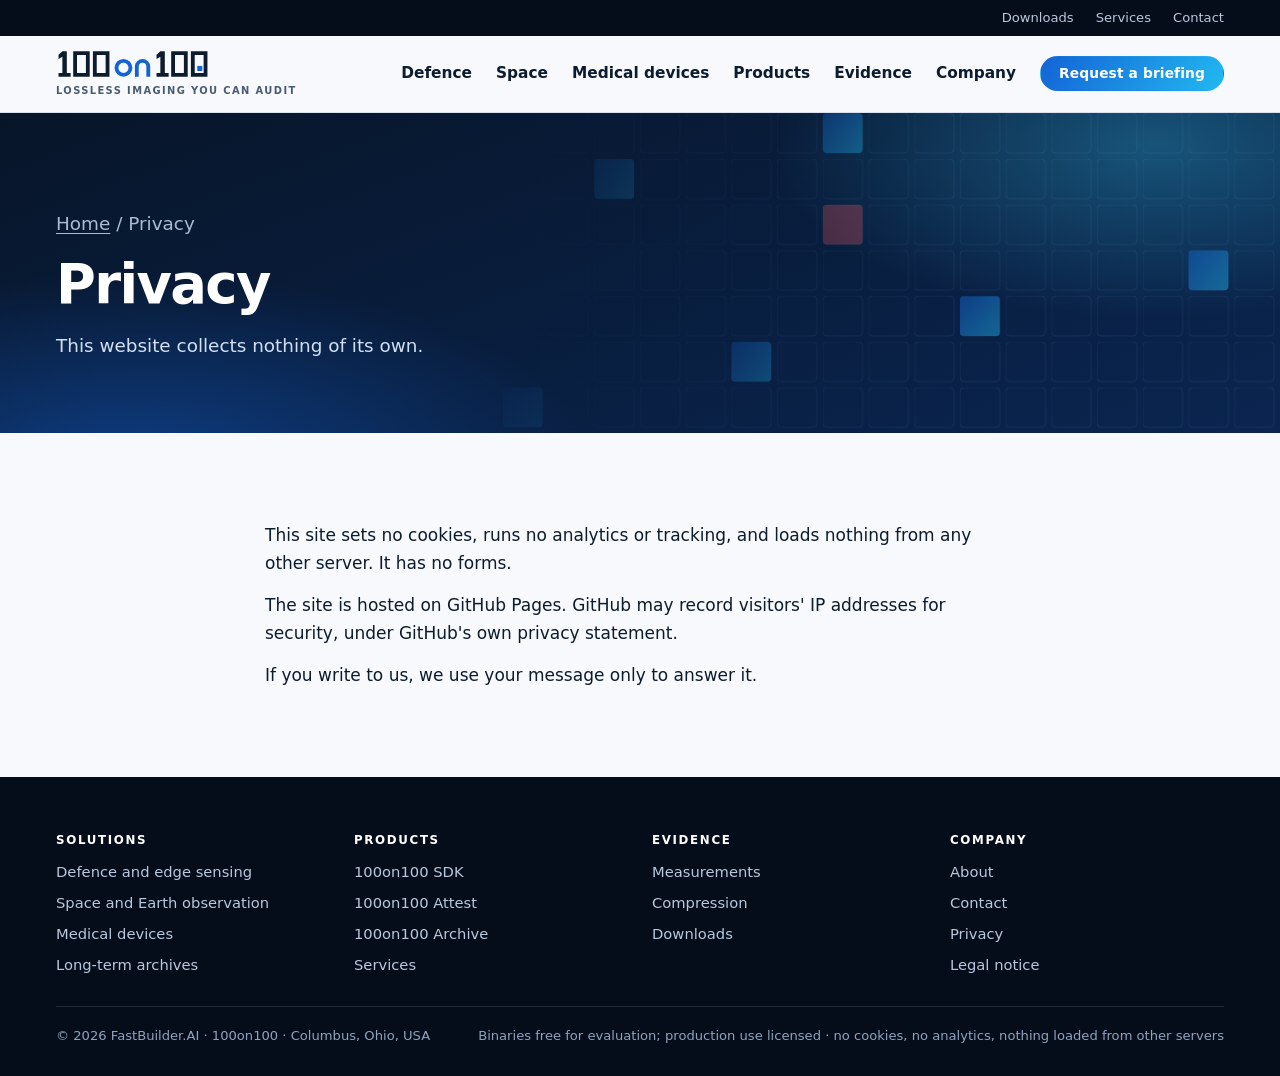
<file: privacy.html>
<!doctype html>
<html lang="en">
<head>
<meta charset="utf-8">
<meta name="viewport" content="width=device-width, initial-scale=1, viewport-fit=cover">
<title>100on100 Privacy</title>
<meta name="description" content="What this website collects: nothing of its own.">
<link rel="stylesheet" href="site.css">
<link rel="icon" href="favicon.ico" sizes="any">
<link rel="icon" href="favicon.svg" type="image/svg+xml">
<link rel="apple-touch-icon" href="apple-touch-icon.png">
</head>
<body>
<svg width="0" height="0" style="position:absolute" aria-hidden="true" focusable="false"><defs><linearGradient id="gB" x1="0" y1="0" x2="1" y2="1"><stop offset="0" stop-color="#1463d6"/><stop offset="1" stop-color="#22b8f0"/></linearGradient><radialGradient id="gGlow" cx=".5" cy=".5" r=".5"><stop offset="0" stop-color="#39d0ff" stop-opacity=".55"/><stop offset="1" stop-color="#39d0ff" stop-opacity="0"/></radialGradient></defs></svg>
<div class="util"><div class="wrap">
  <a href="downloads.html">Downloads</a><a href="services.html">Services</a><a href="company.html#contact">Contact</a>
</div></div>
<div class="mast-bg"><div class="wrap">
  <header class="mast">
    <a class="mark" href="index.html" aria-label="100on100 home"><svg class="logo" viewBox="-2 -2 240 44" role="img" aria-label="100on100" xmlns="http://www.w3.org/2000/svg"><g style="fill:currentColor"><path d="M8 0h7v34h6v6h-19v-6h6V8.5l-6 3.5V5.6z"/><path fill-rule="evenodd" d="M25 0h26v40h-26z M31 6v28h14v-28z"/><path fill-rule="evenodd" d="M56 0h26v40h-26z M62 6v28h14v-28z"/><path style="fill:var(--brand)" fill-rule="evenodd" d="M90.0 26.0a14.0 14.0 0 1 0 28.0 0a14.0 14.0 0 1 0 -28.0 0zM96.0 26.0a8.0 8.0 0 1 0 16.0 0a8.0 8.0 0 1 0 -16.0 0z"/><path style="fill:var(--brand)" d="M122 40V24.0a12.0 12.0 0 0 1 24 0V40h-6V24.0a6.0 6.0 0 0 0 -12.0 0V40z"/><path d="M162 0h7v34h6v6h-19v-6h6V8.5l-6 3.5V5.6z"/><path fill-rule="evenodd" d="M179 0h26v40h-26z M185 6v28h14v-28z"/><path fill-rule="evenodd" d="M210 0h26v40h-26z M216 6v28h14v-28z"/><rect style="fill:var(--brand)" x="220" y="23" width="8" height="8"/></g></svg><small>Lossless imaging you can audit</small></a>
    <nav aria-label="Main">
      <a href="defence.html">Defence</a>
      <a href="space.html">Space</a>
      <a href="medical.html">Medical devices</a>
      <a href="products.html">Products</a>
      <a href="evidence.html">Evidence</a>
      <a href="company.html">Company</a>
      <a class="btn primary" href="company.html#contact">Request a briefing</a>
    </nav>
  </header>
</div></div>
<main>
<div class="pagehead"><div class="motif" aria-hidden="true"><svg viewBox="0 0 1288 414" preserveAspectRatio="xMaxYMid slice" xmlns="http://www.w3.org/2000/svg"><defs><pattern id="pg0" width="46" height="46" patternUnits="userSpaceOnUse"><rect width="40" height="40" rx="4" style="fill:none;stroke:rgba(143,211,255,.16)"/></pattern></defs><rect width="1288" height="414" style="fill:url(#pg0)"/><rect class="tile-hi" x="0" y="0" width="40" height="40" rx="4" style="fill:url(#gB);opacity:0.9"/><rect class="tile-hi" x="1058" y="0" width="40" height="40" rx="4" style="fill:url(#gB);opacity:0.9"/><rect class="tile-hi" x="230" y="46" width="40" height="40" rx="4" style="fill:#ff5a5f;opacity:0.7"/><rect class="tile-hi" x="828" y="46" width="40" height="40" rx="4" style="fill:url(#gB);opacity:0.9"/><rect class="tile-hi" x="598" y="92" width="40" height="40" rx="4" style="fill:url(#gB);opacity:0.9"/><rect class="tile-hi" x="368" y="138" width="40" height="40" rx="4" style="fill:url(#gB);opacity:0.9"/><rect class="tile-hi" x="828" y="138" width="40" height="40" rx="4" style="fill:#ff5a5f;opacity:0.7"/><rect class="tile-hi" x="138" y="184" width="40" height="40" rx="4" style="fill:url(#gB);opacity:0.9"/><rect class="tile-hi" x="1196" y="184" width="40" height="40" rx="4" style="fill:url(#gB);opacity:0.9"/><rect class="tile-hi" x="966" y="230" width="40" height="40" rx="4" style="fill:url(#gB);opacity:0.9"/><rect class="tile-hi" x="138" y="276" width="40" height="40" rx="4" style="fill:#ff5a5f;opacity:0.7"/><rect class="tile-hi" x="736" y="276" width="40" height="40" rx="4" style="fill:url(#gB);opacity:0.9"/><rect class="tile-hi" x="506" y="322" width="40" height="40" rx="4" style="fill:url(#gB);opacity:0.9"/><rect class="tile-hi" x="276" y="368" width="40" height="40" rx="4" style="fill:url(#gB);opacity:0.9"/><rect class="tile-hi" x="736" y="368" width="40" height="40" rx="4" style="fill:#ff5a5f;opacity:0.7"/></svg></div><div class="wrap">
  <p class="crumbs"><a href="index.html">Home</a> / Privacy</p>
  <h1>Privacy</h1>
  <p>This website collects nothing of its own.</p>
</div></div>
<section><div class="wrap prose">
  <p>This site sets no cookies, runs no analytics or tracking, and loads nothing from any other server. It has no forms.</p>
  <p>The site is hosted on GitHub Pages. GitHub may record visitors' IP addresses for security, under GitHub's own privacy statement.</p>
  <p>If you write to us, we use your message only to answer it.</p>
</div></section>
</main>
<footer><div class="wrap">
  <div class="cols">
    <div><h4>Solutions</h4><ul><li><a href="defence.html">Defence and edge sensing</a></li><li><a href="space.html">Space and Earth observation</a></li><li><a href="medical.html">Medical devices</a></li><li><a href="products.html#archive">Long-term archives</a></li></ul></div>
    <div><h4>Products</h4><ul><li><a href="products.html#sdk">100on100 SDK</a></li><li><a href="products.html#attest">100on100 Attest</a></li><li><a href="products.html#archive">100on100 Archive</a></li><li><a href="services.html">Services</a></li></ul></div>
    <div><h4>Evidence</h4><ul><li><a href="evidence.html">Measurements</a></li><li><a href="evidence.html#compression">Compression</a></li><li><a href="downloads.html">Downloads</a></li></ul></div>
    <div><h4>Company</h4><ul><li><a href="company.html">About</a></li><li><a href="company.html#contact">Contact</a></li><li><a href="privacy.html">Privacy</a></li><li><a href="legal.html">Legal notice</a></li></ul></div>
  </div>
  <div class="base"><span>© 2026 FastBuilder.AI · 100on100 · Columbus, Ohio, USA</span><span>Binaries free for evaluation; production use licensed · no cookies, no analytics, nothing loaded from other servers</span></div>
</div></footer>
</body>
</html>
</file>
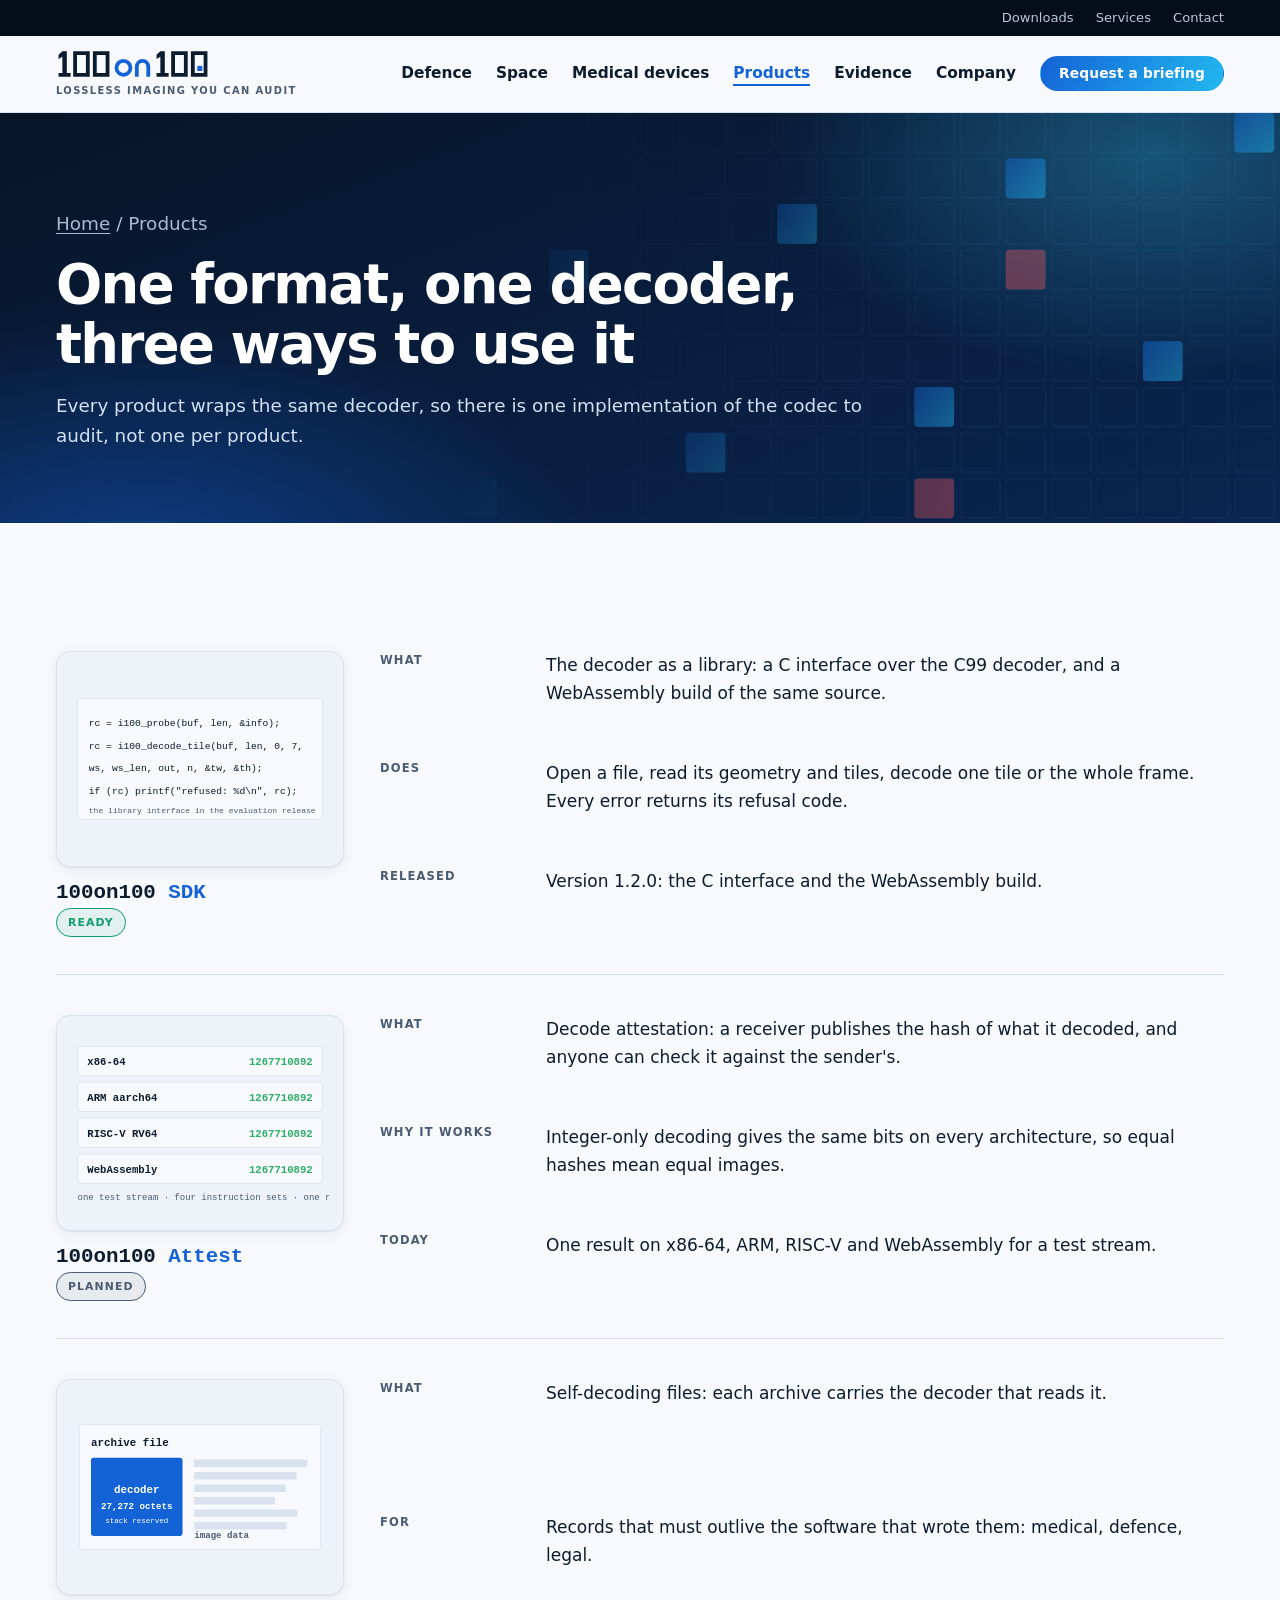
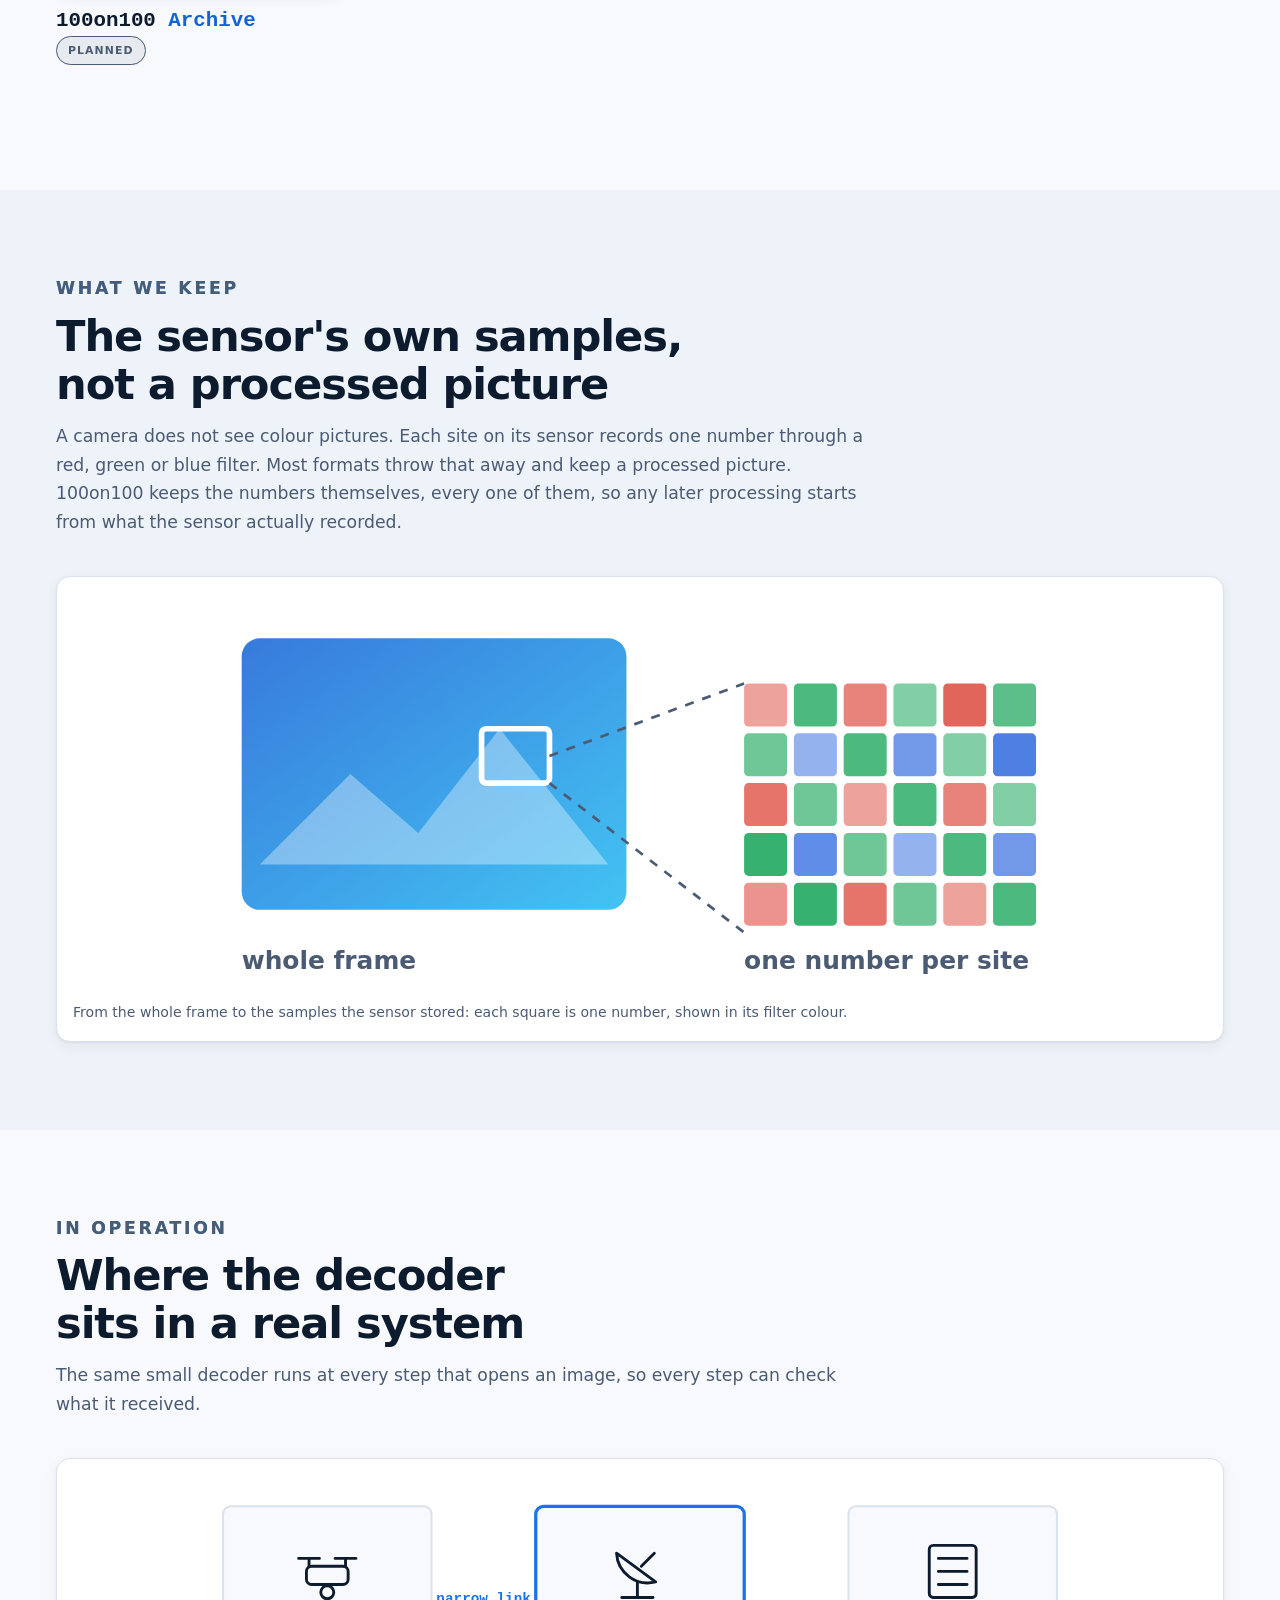
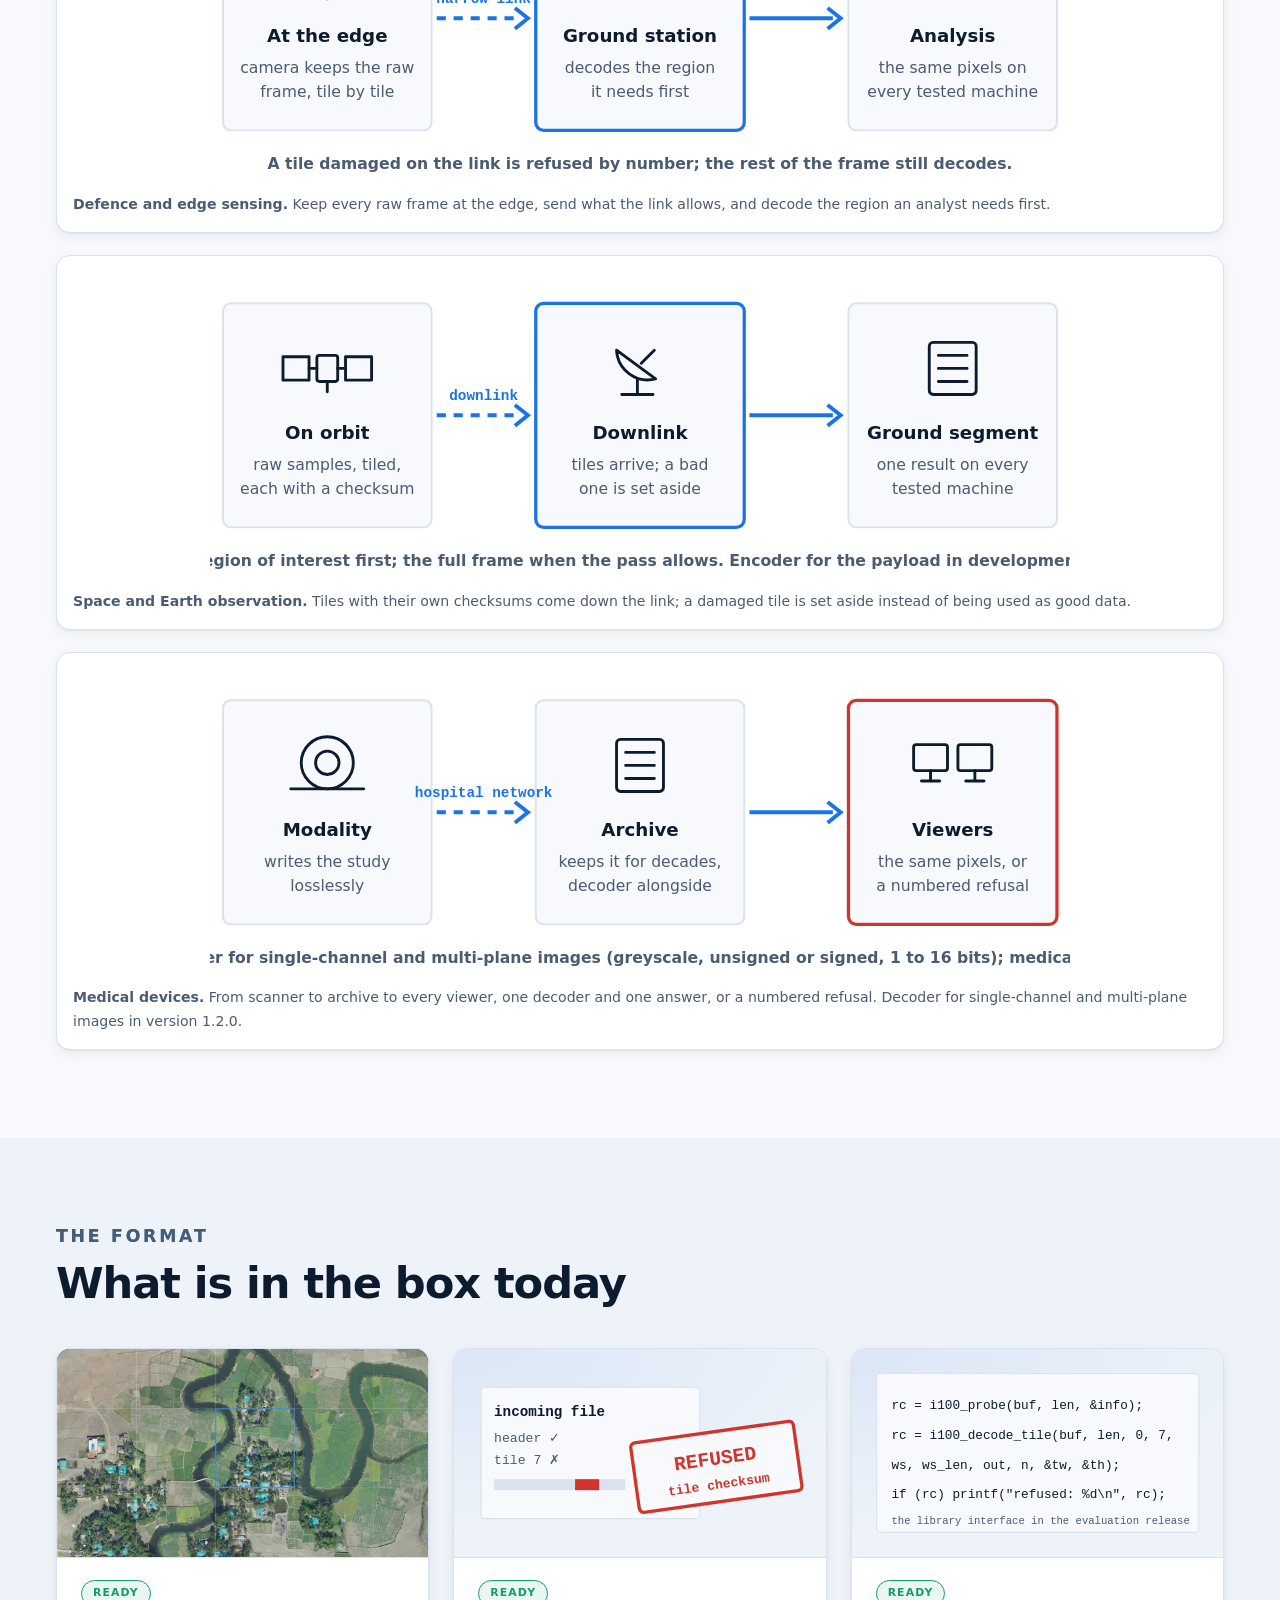
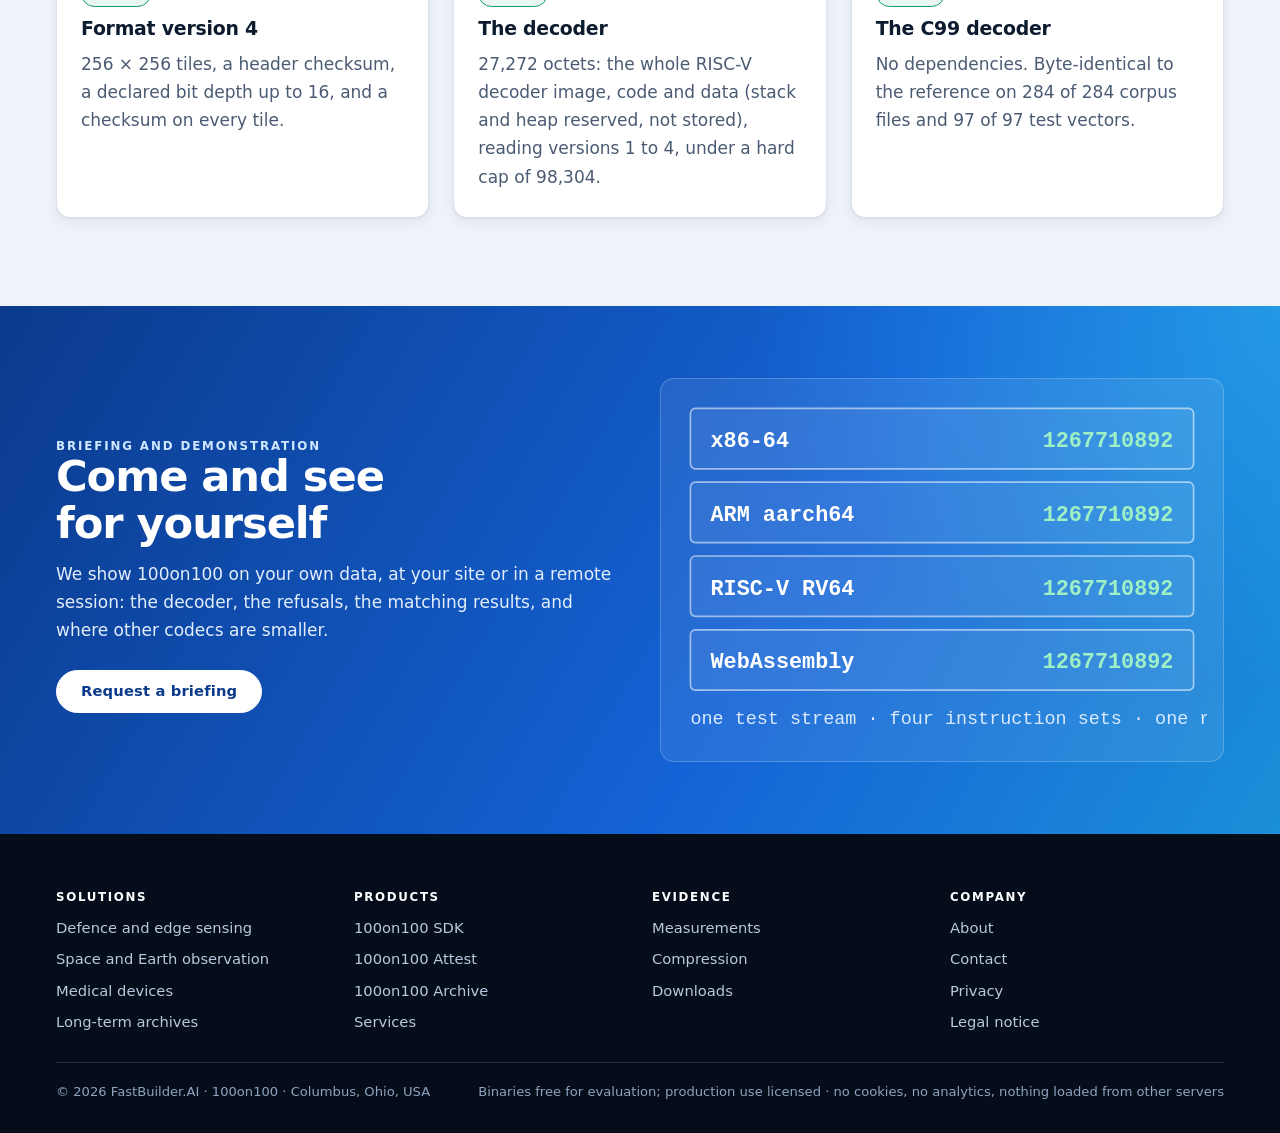
<file: products.html>
<!doctype html>
<html lang="en">
<head>
<meta charset="utf-8">
<meta name="viewport" content="width=device-width, initial-scale=1, viewport-fit=cover">
<title>100on100 Products</title>
<meta name="description" content="The 100on100 product line: the decode SDK, decode attestation, and the self-decoding archive.">
<link rel="stylesheet" href="site.css">
<link rel="icon" href="favicon.ico" sizes="any">
<link rel="icon" href="favicon.svg" type="image/svg+xml">
<link rel="apple-touch-icon" href="apple-touch-icon.png">
</head>
<body>
<svg width="0" height="0" style="position:absolute" aria-hidden="true" focusable="false"><defs><linearGradient id="gB" x1="0" y1="0" x2="1" y2="1"><stop offset="0" stop-color="#1463d6"/><stop offset="1" stop-color="#22b8f0"/></linearGradient><radialGradient id="gGlow" cx=".5" cy=".5" r=".5"><stop offset="0" stop-color="#39d0ff" stop-opacity=".55"/><stop offset="1" stop-color="#39d0ff" stop-opacity="0"/></radialGradient></defs></svg>
<div class="util"><div class="wrap">
  <a href="downloads.html">Downloads</a><a href="services.html">Services</a><a href="company.html#contact">Contact</a>
</div></div>
<div class="mast-bg"><div class="wrap">
  <header class="mast">
    <a class="mark" href="index.html" aria-label="100on100 home"><svg class="logo" viewBox="-2 -2 240 44" role="img" aria-label="100on100" xmlns="http://www.w3.org/2000/svg"><g style="fill:currentColor"><path d="M8 0h7v34h6v6h-19v-6h6V8.5l-6 3.5V5.6z"/><path fill-rule="evenodd" d="M25 0h26v40h-26z M31 6v28h14v-28z"/><path fill-rule="evenodd" d="M56 0h26v40h-26z M62 6v28h14v-28z"/><path style="fill:var(--brand)" fill-rule="evenodd" d="M90.0 26.0a14.0 14.0 0 1 0 28.0 0a14.0 14.0 0 1 0 -28.0 0zM96.0 26.0a8.0 8.0 0 1 0 16.0 0a8.0 8.0 0 1 0 -16.0 0z"/><path style="fill:var(--brand)" d="M122 40V24.0a12.0 12.0 0 0 1 24 0V40h-6V24.0a6.0 6.0 0 0 0 -12.0 0V40z"/><path d="M162 0h7v34h6v6h-19v-6h6V8.5l-6 3.5V5.6z"/><path fill-rule="evenodd" d="M179 0h26v40h-26z M185 6v28h14v-28z"/><path fill-rule="evenodd" d="M210 0h26v40h-26z M216 6v28h14v-28z"/><rect style="fill:var(--brand)" x="220" y="23" width="8" height="8"/></g></svg><small>Lossless imaging you can audit</small></a>
    <nav aria-label="Main">
      <a href="defence.html">Defence</a>
      <a href="space.html">Space</a>
      <a href="medical.html">Medical devices</a>
      <a href="products.html" aria-current="page">Products</a>
      <a href="evidence.html">Evidence</a>
      <a href="company.html">Company</a>
      <a class="btn primary" href="company.html#contact">Request a briefing</a>
    </nav>
  </header>
</div></div>
<main>
<div class="pagehead"><div class="motif" aria-hidden="true"><svg viewBox="0 0 1288 414" preserveAspectRatio="xMaxYMid slice" xmlns="http://www.w3.org/2000/svg"><defs><pattern id="pg2" width="46" height="46" patternUnits="userSpaceOnUse"><rect width="40" height="40" rx="4" style="fill:none;stroke:rgba(143,211,255,.16)"/></pattern></defs><rect width="1288" height="414" style="fill:url(#pg2)"/><rect class="tile-hi" x="184" y="0" width="40" height="40" rx="4" style="fill:url(#gB);opacity:0.9"/><rect class="tile-hi" x="1242" y="0" width="40" height="40" rx="4" style="fill:url(#gB);opacity:0.9"/><rect class="tile-hi" x="414" y="46" width="40" height="40" rx="4" style="fill:#ff5a5f;opacity:0.7"/><rect class="tile-hi" x="1012" y="46" width="40" height="40" rx="4" style="fill:url(#gB);opacity:0.9"/><rect class="tile-hi" x="782" y="92" width="40" height="40" rx="4" style="fill:url(#gB);opacity:0.9"/><rect class="tile-hi" x="552" y="138" width="40" height="40" rx="4" style="fill:url(#gB);opacity:0.9"/><rect class="tile-hi" x="1012" y="138" width="40" height="40" rx="4" style="fill:#ff5a5f;opacity:0.7"/><rect class="tile-hi" x="322" y="184" width="40" height="40" rx="4" style="fill:url(#gB);opacity:0.9"/><rect class="tile-hi" x="92" y="230" width="40" height="40" rx="4" style="fill:url(#gB);opacity:0.9"/><rect class="tile-hi" x="1150" y="230" width="40" height="40" rx="4" style="fill:url(#gB);opacity:0.9"/><rect class="tile-hi" x="322" y="276" width="40" height="40" rx="4" style="fill:#ff5a5f;opacity:0.7"/><rect class="tile-hi" x="920" y="276" width="40" height="40" rx="4" style="fill:url(#gB);opacity:0.9"/><rect class="tile-hi" x="690" y="322" width="40" height="40" rx="4" style="fill:url(#gB);opacity:0.9"/><rect class="tile-hi" x="460" y="368" width="40" height="40" rx="4" style="fill:url(#gB);opacity:0.9"/><rect class="tile-hi" x="920" y="368" width="40" height="40" rx="4" style="fill:#ff5a5f;opacity:0.7"/></svg></div><div class="wrap">
  <p class="crumbs"><a href="index.html">Home</a> / Products</p>
  <h1>One format, one decoder, three ways to use it</h1>
  <p>Every product wraps the same decoder, so there is one implementation of the codec to audit, not one per product.</p>
</div></div>
<section aria-label="Product line"><div class="wrap">
  <div class="product" id="sdk">
    <div><div class="art"><svg viewBox="0 0 320 166" role="img" aria-label="Illustration of a decode SDK call sequence" xmlns="http://www.w3.org/2000/svg" preserveAspectRatio="xMidYMid meet"><rect x="8" y="8" width="304" height="150" rx="4" style="fill:var(--ground);stroke:var(--rule)"/><text x="22" y="42" style="font:500 12px var(--mono);fill:var(--ink)" text-anchor="start">rc = i100_probe(buf, len, &amp;info);</text><text x="22" y="70" style="font:500 12px var(--mono);fill:var(--ink)" text-anchor="start">rc = i100_decode_tile(buf, len, 0, 7,</text><text x="22" y="98" style="font:500 12px var(--mono);fill:var(--ink)" text-anchor="start">        ws, ws_len, out, n, &amp;tw, &amp;th);</text><text x="22" y="126" style="font:500 12px var(--mono);fill:var(--ink)" text-anchor="start">if (rc) printf("refused: %d\n", rc);</text><text x="22" y="150" style="font:500 10px var(--mono);fill:var(--ink-soft)" text-anchor="start">the library interface in the evaluation release</text></svg></div><p class="name">100on100 <b>SDK</b></p><span class="state ready">Ready</span></div>
    <dl><dt>What</dt><dd>The decoder as a library: a C interface over the C99 decoder, and a WebAssembly build of the same source.</dd><dt>Does</dt><dd>Open a file, read its geometry and tiles, decode one tile or the whole frame. Every error returns its refusal code.</dd><dt>Released</dt><dd>Version 1.2.0: the C interface and the WebAssembly build.</dd></dl>
  </div>
  <div class="product" id="attest">
    <div><div class="art"><svg viewBox="0 0 316 204" role="img" aria-label="Four instruction sets decode one stream to the same value 1267710892" xmlns="http://www.w3.org/2000/svg" preserveAspectRatio="xMidYMid meet"><rect x="8" y="8" width="300" height="36" rx="3" style="fill:var(--ground);stroke:var(--rule)"/><text x="20" y="31" style="font:700 13px var(--mono);fill:var(--ink)" text-anchor="start">x86-64</text><text x="296" y="31" style="font:700 13px var(--mono);fill:var(--g)" text-anchor="end">1267710892</text><rect x="8" y="52" width="300" height="36" rx="3" style="fill:var(--ground);stroke:var(--rule)"/><text x="20" y="75" style="font:700 13px var(--mono);fill:var(--ink)" text-anchor="start">ARM aarch64</text><text x="296" y="75" style="font:700 13px var(--mono);fill:var(--g)" text-anchor="end">1267710892</text><rect x="8" y="96" width="300" height="36" rx="3" style="fill:var(--ground);stroke:var(--rule)"/><text x="20" y="119" style="font:700 13px var(--mono);fill:var(--ink)" text-anchor="start">RISC-V RV64</text><text x="296" y="119" style="font:700 13px var(--mono);fill:var(--g)" text-anchor="end">1267710892</text><rect x="8" y="140" width="300" height="36" rx="3" style="fill:var(--ground);stroke:var(--rule)"/><text x="20" y="163" style="font:700 13px var(--mono);fill:var(--ink)" text-anchor="start">WebAssembly</text><text x="296" y="163" style="font:700 13px var(--mono);fill:var(--g)" text-anchor="end">1267710892</text><text x="8" y="196" style="font:500 11px var(--mono);fill:var(--ink-soft)" text-anchor="start">one test stream · four instruction sets · one result</text></svg></div><p class="name">100on100 <b>Attest</b></p><span class="state later">Planned</span></div>
    <dl><dt>What</dt><dd>Decode attestation: a receiver publishes the hash of what it decoded, and anyone can check it against the sender's.</dd><dt>Why it works</dt><dd>Integer-only decoding gives the same bits on every architecture, so equal hashes mean equal images.</dd><dt>Today</dt><dd>One result on x86-64, ARM, RISC-V and WebAssembly for a test stream.</dd></dl>
  </div>
  <div class="product" id="archive">
    <div><div class="art"><svg viewBox="0 0 310 170" role="img" aria-label="An archive file that carries its own decoder" xmlns="http://www.w3.org/2000/svg" preserveAspectRatio="xMidYMid meet"><rect x="10" y="10" width="290" height="150" rx="4" style="fill:var(--ground);stroke:var(--rule)"/><text x="24" y="36" style="font:700 13px var(--mono);fill:var(--ink)" text-anchor="start">archive file</text><rect x="24" y="50" width="110" height="94" rx="3" style="fill:var(--brand)"/><text x="79" y="92" style="font:700 13px var(--mono);fill:var(--brand-ink)" text-anchor="middle">decoder</text><text x="79" y="112" style="font:600 11px var(--mono);fill:var(--brand-ink)" text-anchor="middle">27,272 octets</text><text x="79" y="128" style="font:500 9px var(--mono);fill:var(--brand-ink)" text-anchor="middle">stack reserved</text><rect x="148" y="52" width="136" height="9" style="fill:var(--rule)"/><rect x="148" y="67" width="123" height="9" style="fill:var(--rule)"/><rect x="148" y="82" width="110" height="9" style="fill:var(--rule)"/><rect x="148" y="97" width="97" height="9" style="fill:var(--rule)"/><rect x="148" y="112" width="124" height="9" style="fill:var(--rule)"/><rect x="148" y="127" width="111" height="9" style="fill:var(--rule)"/><text x="148" y="146" style="font:600 11px var(--mono);fill:var(--ink-soft)" text-anchor="start">image data</text></svg></div><p class="name">100on100 <b>Archive</b></p><span class="state later">Planned</span></div>
    <dl><dt>What</dt><dd>Self-decoding files: each archive carries the decoder that reads it.</dd><dt>For</dt><dd>Records that must outlive the software that wrote them: medical, defence, legal.</dd></dl>
  </div>
</div></section>

<section class="alt" aria-labelledby="keep-h"><div class="wrap">
  <div class="head"><p class="label">What we keep</p><h2 id="keep-h">The sensor's own samples, not a processed picture</h2>
    <p>A camera does not see colour pictures. Each site on its sensor records one number through a red, green or blue filter. Most formats throw that away and keep a processed picture. 100on100 keeps the numbers themselves, every one of them, so any later processing starts from what the sensor actually recorded.</p></div>
  <figure class="ops"><svg viewBox="0 0 380 176" role="img" aria-label="A frame, a magnified spot, and the raw red, green and blue samples the sensor stored there" xmlns="http://www.w3.org/2000/svg" preserveAspectRatio="xMidYMid meet"><rect x="14" y="20" width="170" height="120" rx="8" style="fill:url(#gB);opacity:.85"/><path d="M22 120l40-40l30 26l36-46l48 60z" style="fill:#ffffff;opacity:.35"/><rect x="120" y="60" width="30" height="24" rx="2" style="fill:none;stroke:#ffffff;stroke-width:2.5"/><path d="M150 72L236 40M150 84L236 150" style="stroke:var(--ink-soft);stroke-width:1.2;stroke-dasharray:4 4"/><rect x="236" y="40" width="19" height="19" rx="2" style="fill:var(--r);opacity:0.55"/><rect x="258" y="40" width="19" height="19" rx="2" style="fill:var(--g);opacity:0.86"/><rect x="280" y="40" width="19" height="19" rx="2" style="fill:var(--r);opacity:0.73"/><rect x="302" y="40" width="19" height="19" rx="2" style="fill:var(--g);opacity:0.60"/><rect x="324" y="40" width="19" height="19" rx="2" style="fill:var(--r);opacity:0.91"/><rect x="346" y="40" width="19" height="19" rx="2" style="fill:var(--g);opacity:0.78"/><rect x="236" y="62" width="19" height="19" rx="2" style="fill:var(--g);opacity:0.69"/><rect x="258" y="62" width="19" height="19" rx="2" style="fill:var(--b);opacity:0.55"/><rect x="280" y="62" width="19" height="19" rx="2" style="fill:var(--g);opacity:0.86"/><rect x="302" y="62" width="19" height="19" rx="2" style="fill:var(--b);opacity:0.73"/><rect x="324" y="62" width="19" height="19" rx="2" style="fill:var(--g);opacity:0.60"/><rect x="346" y="62" width="19" height="19" rx="2" style="fill:var(--b);opacity:0.91"/><rect x="236" y="84" width="19" height="19" rx="2" style="fill:var(--r);opacity:0.82"/><rect x="258" y="84" width="19" height="19" rx="2" style="fill:var(--g);opacity:0.69"/><rect x="280" y="84" width="19" height="19" rx="2" style="fill:var(--r);opacity:0.55"/><rect x="302" y="84" width="19" height="19" rx="2" style="fill:var(--g);opacity:0.86"/><rect x="324" y="84" width="19" height="19" rx="2" style="fill:var(--r);opacity:0.73"/><rect x="346" y="84" width="19" height="19" rx="2" style="fill:var(--g);opacity:0.60"/><rect x="236" y="106" width="19" height="19" rx="2" style="fill:var(--g);opacity:0.96"/><rect x="258" y="106" width="19" height="19" rx="2" style="fill:var(--b);opacity:0.82"/><rect x="280" y="106" width="19" height="19" rx="2" style="fill:var(--g);opacity:0.69"/><rect x="302" y="106" width="19" height="19" rx="2" style="fill:var(--b);opacity:0.55"/><rect x="324" y="106" width="19" height="19" rx="2" style="fill:var(--g);opacity:0.86"/><rect x="346" y="106" width="19" height="19" rx="2" style="fill:var(--b);opacity:0.73"/><rect x="236" y="128" width="19" height="19" rx="2" style="fill:var(--r);opacity:0.64"/><rect x="258" y="128" width="19" height="19" rx="2" style="fill:var(--g);opacity:0.96"/><rect x="280" y="128" width="19" height="19" rx="2" style="fill:var(--r);opacity:0.82"/><rect x="302" y="128" width="19" height="19" rx="2" style="fill:var(--g);opacity:0.69"/><rect x="324" y="128" width="19" height="19" rx="2" style="fill:var(--r);opacity:0.55"/><rect x="346" y="128" width="19" height="19" rx="2" style="fill:var(--g);opacity:0.86"/><text x="14" y="166" style="font:600 11px var(--sans);fill:var(--ink-soft)" text-anchor="start">whole frame</text><text x="236" y="166" style="font:600 11px var(--sans);fill:var(--ink-soft)" text-anchor="start">one number per site</text></svg><figcaption>From the whole frame to the samples the sensor stored: each square is one number, shown in its filter colour.</figcaption></figure>
</div></section>

<section aria-labelledby="ops-h"><div class="wrap">
  <div class="head"><p class="label">In operation</p><h2 id="ops-h">Where the decoder sits in a real system</h2>
    <p>The same small decoder runs at every step that opens an image, so every step can check what it received.</p></div>
  <div class="opsrow">
    <figure class="ops"><svg viewBox="0 0 660 236" role="img" aria-label="Field flow: edge camera, narrow link, ground station decoding a region, analysis machines" xmlns="http://www.w3.org/2000/svg" preserveAspectRatio="xMidYMid meet"><rect x="10" y="24" width="160" height="172" rx="6" style="fill:var(--ground);stroke:var(--rule);stroke-width:1.5"/><path d="M68 64h16M96 64h16M76 64v6M104 64v6" style="fill:none;stroke:var(--ink);stroke-width:2.2;stroke-linecap:round;stroke-linejoin:round"/><rect x="74" y="70" width="32" height="14" rx="4" style="fill:none;stroke:var(--ink);stroke-width:2.2;stroke-linecap:round;stroke-linejoin:round"/><circle cx="90" cy="90" r="5" style="fill:none;stroke:var(--ink);stroke-width:2.2;stroke-linecap:round;stroke-linejoin:round"/><text x="90" y="128" style="font:800 14px var(--sans);fill:var(--ink)" text-anchor="middle">At the edge</text><text x="90" y="152" style="font:500 12px var(--sans);fill:var(--ink-soft)" text-anchor="middle">camera keeps the raw</text><text x="90" y="170" style="font:500 12px var(--sans);fill:var(--ink-soft)" text-anchor="middle">frame, tile by tile</text><rect x="250" y="24" width="160" height="172" rx="6" style="fill:var(--ground);stroke:var(--signal);stroke-width:2.5"/><path d="M312 60a24 24 0 0 0 30 22z" style="fill:none;stroke:var(--ink);stroke-width:2.2;stroke-linecap:round;stroke-linejoin:round"/><path d="M331 70l10 -10M328 82v12M316 94h24" style="fill:none;stroke:var(--ink);stroke-width:2.2;stroke-linecap:round;stroke-linejoin:round"/><text x="330" y="128" style="font:800 14px var(--sans);fill:var(--ink)" text-anchor="middle">Ground station</text><text x="330" y="152" style="font:500 12px var(--sans);fill:var(--ink-soft)" text-anchor="middle">decodes the region</text><text x="330" y="170" style="font:500 12px var(--sans);fill:var(--ink-soft)" text-anchor="middle">it needs first</text><rect x="490" y="24" width="160" height="172" rx="6" style="fill:var(--ground);stroke:var(--rule);stroke-width:1.5"/><rect x="552" y="54" width="36" height="40" rx="3" style="fill:none;stroke:var(--ink);stroke-width:2.2;stroke-linecap:round;stroke-linejoin:round"/><path d="M559 64h22M559 74h22M559 84h22" style="fill:none;stroke:var(--ink);stroke-width:2.2;stroke-linecap:round;stroke-linejoin:round"/><text x="570" y="128" style="font:800 14px var(--sans);fill:var(--ink)" text-anchor="middle">Analysis</text><text x="570" y="152" style="font:500 12px var(--sans);fill:var(--ink-soft)" text-anchor="middle">the same pixels on</text><text x="570" y="170" style="font:500 12px var(--sans);fill:var(--ink-soft)" text-anchor="middle">every tested machine</text><path d="M174 110H238" style="fill:none;stroke:var(--signal);stroke-width:3" stroke-dasharray="7 6"/><path d="M234 102l10 8l-10 8" style="fill:none;stroke:var(--signal);stroke-width:3"/><path d="M414 110H478" style="fill:none;stroke:var(--signal);stroke-width:3"/><path d="M474 102l10 8l-10 8" style="fill:none;stroke:var(--signal);stroke-width:3"/><text x="210" y="98" style="font:700 11px var(--mono);fill:var(--signal)" text-anchor="middle">narrow link</text><text x="330" y="226" style="font:600 12px var(--sans);fill:var(--ink-soft)" text-anchor="middle">A tile damaged on the link is refused by number; the rest of the frame still decodes.</text></svg><figcaption><strong>Defence and edge sensing.</strong> Keep every raw frame at the edge, send what the link allows, and decode the region an analyst needs first.</figcaption></figure>
    <figure class="ops"><svg viewBox="0 0 660 236" role="img" aria-label="Space flow: satellite, downlink, ground segment machines" xmlns="http://www.w3.org/2000/svg" preserveAspectRatio="xMidYMid meet"><rect x="10" y="24" width="160" height="172" rx="6" style="fill:var(--ground);stroke:var(--rule);stroke-width:1.5"/><rect x="82" y="64" width="16" height="20" rx="2" style="fill:none;stroke:var(--ink);stroke-width:2.2;stroke-linecap:round;stroke-linejoin:round"/><path d="M82 74h-6M98 74h6" style="fill:none;stroke:var(--ink);stroke-width:2.2;stroke-linecap:round;stroke-linejoin:round"/><rect x="56" y="65" width="20" height="18" style="fill:none;stroke:var(--ink);stroke-width:2.2;stroke-linecap:round;stroke-linejoin:round"/><rect x="104" y="65" width="20" height="18" style="fill:none;stroke:var(--ink);stroke-width:2.2;stroke-linecap:round;stroke-linejoin:round"/><path d="M90 84v8" style="fill:none;stroke:var(--ink);stroke-width:2.2;stroke-linecap:round;stroke-linejoin:round"/><text x="90" y="128" style="font:800 14px var(--sans);fill:var(--ink)" text-anchor="middle">On orbit</text><text x="90" y="152" style="font:500 12px var(--sans);fill:var(--ink-soft)" text-anchor="middle">raw samples, tiled,</text><text x="90" y="170" style="font:500 12px var(--sans);fill:var(--ink-soft)" text-anchor="middle">each with a checksum</text><rect x="250" y="24" width="160" height="172" rx="6" style="fill:var(--ground);stroke:var(--signal);stroke-width:2.5"/><path d="M312 60a24 24 0 0 0 30 22z" style="fill:none;stroke:var(--ink);stroke-width:2.2;stroke-linecap:round;stroke-linejoin:round"/><path d="M331 70l10 -10M328 82v12M316 94h24" style="fill:none;stroke:var(--ink);stroke-width:2.2;stroke-linecap:round;stroke-linejoin:round"/><text x="330" y="128" style="font:800 14px var(--sans);fill:var(--ink)" text-anchor="middle">Downlink</text><text x="330" y="152" style="font:500 12px var(--sans);fill:var(--ink-soft)" text-anchor="middle">tiles arrive; a bad</text><text x="330" y="170" style="font:500 12px var(--sans);fill:var(--ink-soft)" text-anchor="middle">one is set aside</text><rect x="490" y="24" width="160" height="172" rx="6" style="fill:var(--ground);stroke:var(--rule);stroke-width:1.5"/><rect x="552" y="54" width="36" height="40" rx="3" style="fill:none;stroke:var(--ink);stroke-width:2.2;stroke-linecap:round;stroke-linejoin:round"/><path d="M559 64h22M559 74h22M559 84h22" style="fill:none;stroke:var(--ink);stroke-width:2.2;stroke-linecap:round;stroke-linejoin:round"/><text x="570" y="128" style="font:800 14px var(--sans);fill:var(--ink)" text-anchor="middle">Ground segment</text><text x="570" y="152" style="font:500 12px var(--sans);fill:var(--ink-soft)" text-anchor="middle">one result on every</text><text x="570" y="170" style="font:500 12px var(--sans);fill:var(--ink-soft)" text-anchor="middle">tested machine</text><path d="M174 110H238" style="fill:none;stroke:var(--signal);stroke-width:3" stroke-dasharray="7 6"/><path d="M234 102l10 8l-10 8" style="fill:none;stroke:var(--signal);stroke-width:3"/><path d="M414 110H478" style="fill:none;stroke:var(--signal);stroke-width:3"/><path d="M474 102l10 8l-10 8" style="fill:none;stroke:var(--signal);stroke-width:3"/><text x="210" y="98" style="font:700 11px var(--mono);fill:var(--signal)" text-anchor="middle">downlink</text><text x="330" y="226" style="font:600 12px var(--sans);fill:var(--ink-soft)" text-anchor="middle">Region of interest first; the full frame when the pass allows. Encoder for the payload in development.</text></svg><figcaption><strong>Space and Earth observation.</strong> Tiles with their own checksums come down the link; a damaged tile is set aside instead of being used as good data.</figcaption></figure>
    <figure class="ops"><svg viewBox="0 0 660 236" role="img" aria-label="Medical flow: modality, archive, viewers showing identical pixels or a numbered refusal" xmlns="http://www.w3.org/2000/svg" preserveAspectRatio="xMidYMid meet"><rect x="10" y="24" width="160" height="172" rx="6" style="fill:var(--ground);stroke:var(--rule);stroke-width:1.5"/><circle cx="90" cy="72" r="20" style="fill:none;stroke:var(--ink);stroke-width:2.2;stroke-linecap:round;stroke-linejoin:round"/><circle cx="90" cy="72" r="9" style="fill:none;stroke:var(--ink);stroke-width:2.2;stroke-linecap:round;stroke-linejoin:round"/><path d="M62 92h56" style="fill:none;stroke:var(--ink);stroke-width:2.2;stroke-linecap:round;stroke-linejoin:round"/><text x="90" y="128" style="font:800 14px var(--sans);fill:var(--ink)" text-anchor="middle">Modality</text><text x="90" y="152" style="font:500 12px var(--sans);fill:var(--ink-soft)" text-anchor="middle">writes the study</text><text x="90" y="170" style="font:500 12px var(--sans);fill:var(--ink-soft)" text-anchor="middle">losslessly</text><rect x="250" y="24" width="160" height="172" rx="6" style="fill:var(--ground);stroke:var(--rule);stroke-width:1.5"/><rect x="312" y="54" width="36" height="40" rx="3" style="fill:none;stroke:var(--ink);stroke-width:2.2;stroke-linecap:round;stroke-linejoin:round"/><path d="M319 64h22M319 74h22M319 84h22" style="fill:none;stroke:var(--ink);stroke-width:2.2;stroke-linecap:round;stroke-linejoin:round"/><text x="330" y="128" style="font:800 14px var(--sans);fill:var(--ink)" text-anchor="middle">Archive</text><text x="330" y="152" style="font:500 12px var(--sans);fill:var(--ink-soft)" text-anchor="middle">keeps it for decades,</text><text x="330" y="170" style="font:500 12px var(--sans);fill:var(--ink-soft)" text-anchor="middle">decoder alongside</text><rect x="490" y="24" width="160" height="172" rx="6" style="fill:var(--ground);stroke:var(--refuse);stroke-width:2.5"/><rect x="540" y="58" width="26" height="20" rx="2" style="fill:none;stroke:var(--ink);stroke-width:2.2;stroke-linecap:round;stroke-linejoin:round"/><rect x="574" y="58" width="26" height="20" rx="2" style="fill:none;stroke:var(--ink);stroke-width:2.2;stroke-linecap:round;stroke-linejoin:round"/><path d="M553 78v8M587 78v8M546 86h14M580 86h14" style="fill:none;stroke:var(--ink);stroke-width:2.2;stroke-linecap:round;stroke-linejoin:round"/><text x="570" y="128" style="font:800 14px var(--sans);fill:var(--ink)" text-anchor="middle">Viewers</text><text x="570" y="152" style="font:500 12px var(--sans);fill:var(--ink-soft)" text-anchor="middle">the same pixels, or</text><text x="570" y="170" style="font:500 12px var(--sans);fill:var(--ink-soft)" text-anchor="middle">a numbered refusal</text><path d="M174 110H238" style="fill:none;stroke:var(--signal);stroke-width:3" stroke-dasharray="7 6"/><path d="M234 102l10 8l-10 8" style="fill:none;stroke:var(--signal);stroke-width:3"/><path d="M414 110H478" style="fill:none;stroke:var(--signal);stroke-width:3"/><path d="M474 102l10 8l-10 8" style="fill:none;stroke:var(--signal);stroke-width:3"/><text x="210" y="98" style="font:700 11px var(--mono);fill:var(--signal)" text-anchor="middle">hospital network</text><text x="330" y="226" style="font:600 12px var(--sans);fill:var(--ink-soft)" text-anchor="middle">Version 1.2.0 includes a decoder for single-channel and multi-plane images (greyscale, unsigned or signed, 1 to 16 bits); medical results are not yet published.</text></svg><figcaption><strong>Medical devices.</strong> From scanner to archive to every viewer, one decoder and one answer, or a numbered refusal. Decoder for single-channel and multi-plane images in version 1.2.0.</figcaption></figure>
  </div>
</div></section>

<section class="alt" aria-labelledby="fmt-h"><div class="wrap">
  <div class="head"><p class="label">The format</p><h2 id="fmt-h">What is in the box today</h2></div>
  <div class="cards">
    <div class="card"><div class="art img"><img src="img/aerial-tiles.webp" srcset="img/aerial-tiles-sm.webp 600w, img/aerial-tiles.webp 1200w" sizes="(max-width: 900px) 100vw, 600px" alt="Aerial frame with its tile grid" loading="lazy" decoding="async"></div><div class="body"><span class="state ready">Ready</span><h3>Format version 4</h3><p>256 × 256 tiles, a header checksum, a declared bit depth up to 16, and a checksum on every tile.</p></div></div>
    <div class="card"><div class="art"><svg viewBox="0 0 310 160" role="img" aria-label="A damaged file refused with a numbered reason" xmlns="http://www.w3.org/2000/svg" preserveAspectRatio="xMidYMid meet"><rect x="10" y="20" width="200" height="120" rx="4" style="fill:var(--ground);stroke:var(--rule)"/><text x="22" y="46" style="font:700 13px var(--mono);fill:var(--ink)" text-anchor="start">incoming file</text><text x="22" y="70" style="font:500 12px var(--mono);fill:var(--ink-soft)" text-anchor="start">header ✓</text><text x="22" y="90" style="font:500 12px var(--mono);fill:var(--ink-soft)" text-anchor="start">tile 7 ✗</text><rect x="22" y="104" width="120" height="10" style="fill:var(--rule)"/><rect x="96" y="104" width="22" height="10" style="fill:var(--refuse)"/><g transform="rotate(-8 230 92)"><rect x="150" y="60" width="150" height="64" rx="4" style="fill:var(--ground);stroke:var(--refuse);stroke-width:3"/><text x="225" y="90" style="font:800 18px var(--mono);fill:var(--refuse)" text-anchor="middle">REFUSED</text><text x="225" y="112" style="font:700 12px var(--mono);fill:var(--refuse)" text-anchor="middle">tile checksum</text></g></svg></div><div class="body"><span class="state ready">Ready</span><h3>The decoder</h3><p>27,272 octets: the whole RISC-V decoder image, code and data (stack and heap reserved, not stored), reading versions 1 to 4, under a hard cap of 98,304.</p></div></div>
    <div class="card"><div class="art"><svg viewBox="0 0 320 166" role="img" aria-label="Illustration of a decode SDK call sequence" xmlns="http://www.w3.org/2000/svg" preserveAspectRatio="xMidYMid meet"><rect x="8" y="8" width="304" height="150" rx="4" style="fill:var(--ground);stroke:var(--rule)"/><text x="22" y="42" style="font:500 12px var(--mono);fill:var(--ink)" text-anchor="start">rc = i100_probe(buf, len, &amp;info);</text><text x="22" y="70" style="font:500 12px var(--mono);fill:var(--ink)" text-anchor="start">rc = i100_decode_tile(buf, len, 0, 7,</text><text x="22" y="98" style="font:500 12px var(--mono);fill:var(--ink)" text-anchor="start">        ws, ws_len, out, n, &amp;tw, &amp;th);</text><text x="22" y="126" style="font:500 12px var(--mono);fill:var(--ink)" text-anchor="start">if (rc) printf("refused: %d\n", rc);</text><text x="22" y="150" style="font:500 10px var(--mono);fill:var(--ink-soft)" text-anchor="start">the library interface in the evaluation release</text></svg></div><div class="body"><span class="state ready">Ready</span><h3>The C99 decoder</h3><p>No dependencies. Byte-identical to the reference on 284 of 284 corpus files and 97 of 97 test vectors.</p></div></div>
  </div>
</div></section>
<div class="demo"><div class="wrap">
  <div>
    <p class="label">Briefing and demonstration</p>
    <h2>Come and see for yourself</h2>
    <p>We show 100on100 on your own data, at your site or in a remote session: the decoder, the refusals, the matching results, and where other codecs are smaller.</p>
    <a class="btn" href="company.html#contact">Request a briefing</a>
  </div>
  <div class="art"><svg viewBox="0 0 316 204" role="img" aria-label="Four instruction sets decode one stream to the same value 1267710892" xmlns="http://www.w3.org/2000/svg" preserveAspectRatio="xMidYMid meet"><rect x="8" y="8" width="300" height="36" rx="3" style="fill:rgba(255,255,255,.06);stroke:rgba(255,255,255,.55)"/><text x="20" y="31" style="font:700 13px var(--mono);fill:#ffffff" text-anchor="start">x86-64</text><text x="296" y="31" style="font:700 13px var(--mono);fill:#9ff0c4" text-anchor="end">1267710892</text><rect x="8" y="52" width="300" height="36" rx="3" style="fill:rgba(255,255,255,.06);stroke:rgba(255,255,255,.55)"/><text x="20" y="75" style="font:700 13px var(--mono);fill:#ffffff" text-anchor="start">ARM aarch64</text><text x="296" y="75" style="font:700 13px var(--mono);fill:#9ff0c4" text-anchor="end">1267710892</text><rect x="8" y="96" width="300" height="36" rx="3" style="fill:rgba(255,255,255,.06);stroke:rgba(255,255,255,.55)"/><text x="20" y="119" style="font:700 13px var(--mono);fill:#ffffff" text-anchor="start">RISC-V RV64</text><text x="296" y="119" style="font:700 13px var(--mono);fill:#9ff0c4" text-anchor="end">1267710892</text><rect x="8" y="140" width="300" height="36" rx="3" style="fill:rgba(255,255,255,.06);stroke:rgba(255,255,255,.55)"/><text x="20" y="163" style="font:700 13px var(--mono);fill:#ffffff" text-anchor="start">WebAssembly</text><text x="296" y="163" style="font:700 13px var(--mono);fill:#9ff0c4" text-anchor="end">1267710892</text><text x="8" y="196" style="font:500 11px var(--mono);fill:#dbeaff" text-anchor="start">one test stream · four instruction sets · one result</text></svg></div>
</div></div>
</main>
<footer><div class="wrap">
  <div class="cols">
    <div><h4>Solutions</h4><ul><li><a href="defence.html">Defence and edge sensing</a></li><li><a href="space.html">Space and Earth observation</a></li><li><a href="medical.html">Medical devices</a></li><li><a href="products.html#archive">Long-term archives</a></li></ul></div>
    <div><h4>Products</h4><ul><li><a href="products.html#sdk">100on100 SDK</a></li><li><a href="products.html#attest">100on100 Attest</a></li><li><a href="products.html#archive">100on100 Archive</a></li><li><a href="services.html">Services</a></li></ul></div>
    <div><h4>Evidence</h4><ul><li><a href="evidence.html">Measurements</a></li><li><a href="evidence.html#compression">Compression</a></li><li><a href="downloads.html">Downloads</a></li></ul></div>
    <div><h4>Company</h4><ul><li><a href="company.html">About</a></li><li><a href="company.html#contact">Contact</a></li><li><a href="privacy.html">Privacy</a></li><li><a href="legal.html">Legal notice</a></li></ul></div>
  </div>
  <div class="base"><span>© 2026 FastBuilder.AI · 100on100 · Columbus, Ohio, USA</span><span>Binaries free for evaluation; production use licensed · no cookies, no analytics, nothing loaded from other servers</span></div>
</div></footer>
</body>
</html>
</file>
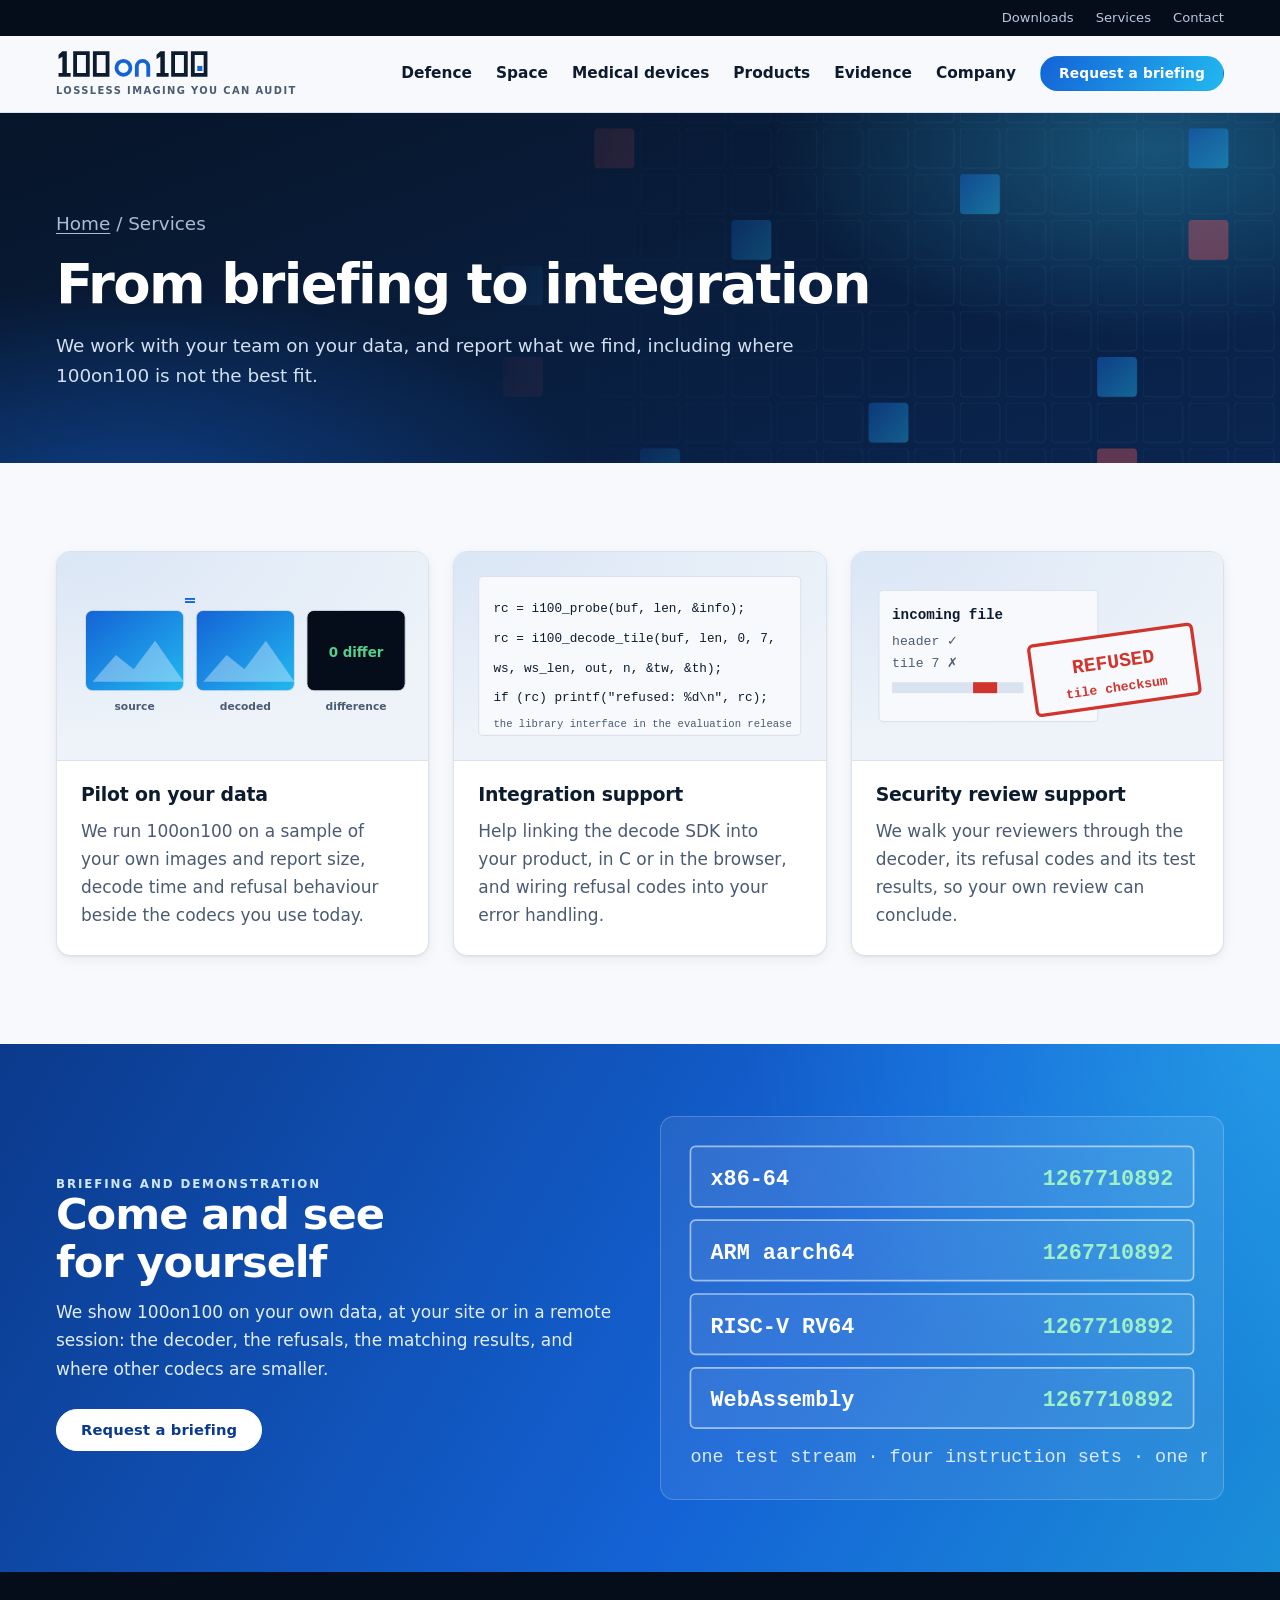
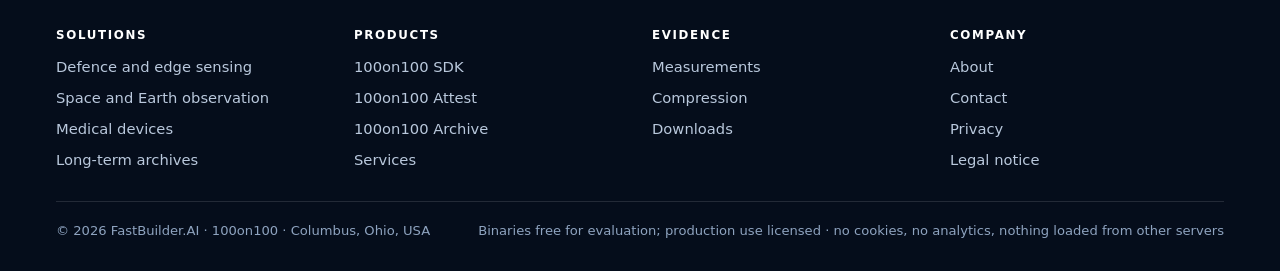
<file: services.html>
<!doctype html>
<html lang="en">
<head>
<meta charset="utf-8">
<meta name="viewport" content="width=device-width, initial-scale=1, viewport-fit=cover">
<title>100on100 Services</title>
<meta name="description" content="Pilots on your own data, integration support, and support for your security review.">
<link rel="stylesheet" href="site.css">
<link rel="icon" href="favicon.ico" sizes="any">
<link rel="icon" href="favicon.svg" type="image/svg+xml">
<link rel="apple-touch-icon" href="apple-touch-icon.png">
</head>
<body>
<svg width="0" height="0" style="position:absolute" aria-hidden="true" focusable="false"><defs><linearGradient id="gB" x1="0" y1="0" x2="1" y2="1"><stop offset="0" stop-color="#1463d6"/><stop offset="1" stop-color="#22b8f0"/></linearGradient><radialGradient id="gGlow" cx=".5" cy=".5" r=".5"><stop offset="0" stop-color="#39d0ff" stop-opacity=".55"/><stop offset="1" stop-color="#39d0ff" stop-opacity="0"/></radialGradient></defs></svg>
<div class="util"><div class="wrap">
  <a href="downloads.html">Downloads</a><a href="services.html">Services</a><a href="company.html#contact">Contact</a>
</div></div>
<div class="mast-bg"><div class="wrap">
  <header class="mast">
    <a class="mark" href="index.html" aria-label="100on100 home"><svg class="logo" viewBox="-2 -2 240 44" role="img" aria-label="100on100" xmlns="http://www.w3.org/2000/svg"><g style="fill:currentColor"><path d="M8 0h7v34h6v6h-19v-6h6V8.5l-6 3.5V5.6z"/><path fill-rule="evenodd" d="M25 0h26v40h-26z M31 6v28h14v-28z"/><path fill-rule="evenodd" d="M56 0h26v40h-26z M62 6v28h14v-28z"/><path style="fill:var(--brand)" fill-rule="evenodd" d="M90.0 26.0a14.0 14.0 0 1 0 28.0 0a14.0 14.0 0 1 0 -28.0 0zM96.0 26.0a8.0 8.0 0 1 0 16.0 0a8.0 8.0 0 1 0 -16.0 0z"/><path style="fill:var(--brand)" d="M122 40V24.0a12.0 12.0 0 0 1 24 0V40h-6V24.0a6.0 6.0 0 0 0 -12.0 0V40z"/><path d="M162 0h7v34h6v6h-19v-6h6V8.5l-6 3.5V5.6z"/><path fill-rule="evenodd" d="M179 0h26v40h-26z M185 6v28h14v-28z"/><path fill-rule="evenodd" d="M210 0h26v40h-26z M216 6v28h14v-28z"/><rect style="fill:var(--brand)" x="220" y="23" width="8" height="8"/></g></svg><small>Lossless imaging you can audit</small></a>
    <nav aria-label="Main">
      <a href="defence.html">Defence</a>
      <a href="space.html">Space</a>
      <a href="medical.html">Medical devices</a>
      <a href="products.html">Products</a>
      <a href="evidence.html">Evidence</a>
      <a href="company.html">Company</a>
      <a class="btn primary" href="company.html#contact">Request a briefing</a>
    </nav>
  </header>
</div></div>
<main>
<div class="pagehead"><div class="motif" aria-hidden="true"><svg viewBox="0 0 1288 414" preserveAspectRatio="xMaxYMid slice" xmlns="http://www.w3.org/2000/svg"><defs><pattern id="pg4" width="46" height="46" patternUnits="userSpaceOnUse"><rect width="40" height="40" rx="4" style="fill:none;stroke:rgba(143,211,255,.16)"/></pattern></defs><rect width="1288" height="414" style="fill:url(#pg4)"/><rect class="tile-hi" x="368" y="0" width="40" height="40" rx="4" style="fill:url(#gB);opacity:0.9"/><rect class="tile-hi" x="138" y="46" width="40" height="40" rx="4" style="fill:url(#gB);opacity:0.9"/><rect class="tile-hi" x="598" y="46" width="40" height="40" rx="4" style="fill:#ff5a5f;opacity:0.7"/><rect class="tile-hi" x="1196" y="46" width="40" height="40" rx="4" style="fill:url(#gB);opacity:0.9"/><rect class="tile-hi" x="966" y="92" width="40" height="40" rx="4" style="fill:url(#gB);opacity:0.9"/><rect class="tile-hi" x="736" y="138" width="40" height="40" rx="4" style="fill:url(#gB);opacity:0.9"/><rect class="tile-hi" x="1196" y="138" width="40" height="40" rx="4" style="fill:#ff5a5f;opacity:0.7"/><rect class="tile-hi" x="506" y="184" width="40" height="40" rx="4" style="fill:url(#gB);opacity:0.9"/><rect class="tile-hi" x="276" y="230" width="40" height="40" rx="4" style="fill:url(#gB);opacity:0.9"/><rect class="tile-hi" x="46" y="276" width="40" height="40" rx="4" style="fill:url(#gB);opacity:0.9"/><rect class="tile-hi" x="506" y="276" width="40" height="40" rx="4" style="fill:#ff5a5f;opacity:0.7"/><rect class="tile-hi" x="1104" y="276" width="40" height="40" rx="4" style="fill:url(#gB);opacity:0.9"/><rect class="tile-hi" x="874" y="322" width="40" height="40" rx="4" style="fill:url(#gB);opacity:0.9"/><rect class="tile-hi" x="644" y="368" width="40" height="40" rx="4" style="fill:url(#gB);opacity:0.9"/><rect class="tile-hi" x="1104" y="368" width="40" height="40" rx="4" style="fill:#ff5a5f;opacity:0.7"/></svg></div><div class="wrap">
  <p class="crumbs"><a href="index.html">Home</a> / Services</p>
  <h1>From briefing to integration</h1>
  <p>We work with your team on your data, and report what we find, including where 100on100 is not the best fit.</p>
</div></div>
<section aria-label="Services"><div class="wrap">
  <div class="cards">
    <div class="card"><div class="art"><svg viewBox="0 0 380 150" role="img" aria-label="Source, decoded and difference panels; the difference panel reads 0 differ" xmlns="http://www.w3.org/2000/svg" preserveAspectRatio="xMidYMid meet"><rect x="14" y="24" width="110" height="90" rx="8" style="fill:url(#gB);stroke:var(--rule)"/><path d="M22 104l26-30l20 16l24-32l32 46z" style="fill:#ffffff;opacity:.35"/><text x="69" y="136" style="font:700 12px var(--sans);fill:var(--ink-soft)" text-anchor="middle">source</text><rect x="138" y="24" width="110" height="90" rx="8" style="fill:url(#gB);stroke:var(--rule)"/><path d="M146 104l26-30l20 16l24-32l32 46z" style="fill:#ffffff;opacity:.35"/><text x="193" y="136" style="font:700 12px var(--sans);fill:var(--ink-soft)" text-anchor="middle">decoded</text><rect x="262" y="24" width="110" height="90" rx="8" style="fill:#050d1b;stroke:var(--rule)"/><text x="317" y="136" style="font:700 12px var(--sans);fill:var(--ink-soft)" text-anchor="middle">difference</text><text x="317" y="76" style="font:800 15px var(--sans);fill:#55cf8a" text-anchor="middle">0 differ</text><text x="131" y="18" style="font:800 18px var(--sans);fill:var(--brand)" text-anchor="middle">=</text></svg></div><div class="body"><h3>Pilot on your data</h3><p>We run 100on100 on a sample of your own images and report size, decode time and refusal behaviour beside the codecs you use today.</p></div></div>
    <div class="card"><div class="art"><svg viewBox="0 0 320 166" role="img" aria-label="Illustration of a decode SDK call sequence" xmlns="http://www.w3.org/2000/svg" preserveAspectRatio="xMidYMid meet"><rect x="8" y="8" width="304" height="150" rx="4" style="fill:var(--ground);stroke:var(--rule)"/><text x="22" y="42" style="font:500 12px var(--mono);fill:var(--ink)" text-anchor="start">rc = i100_probe(buf, len, &amp;info);</text><text x="22" y="70" style="font:500 12px var(--mono);fill:var(--ink)" text-anchor="start">rc = i100_decode_tile(buf, len, 0, 7,</text><text x="22" y="98" style="font:500 12px var(--mono);fill:var(--ink)" text-anchor="start">        ws, ws_len, out, n, &amp;tw, &amp;th);</text><text x="22" y="126" style="font:500 12px var(--mono);fill:var(--ink)" text-anchor="start">if (rc) printf("refused: %d\n", rc);</text><text x="22" y="150" style="font:500 10px var(--mono);fill:var(--ink-soft)" text-anchor="start">the library interface in the evaluation release</text></svg></div><div class="body"><h3>Integration support</h3><p>Help linking the decode SDK into your product, in C or in the browser, and wiring refusal codes into your error handling.</p></div></div>
    <div class="card"><div class="art"><svg viewBox="0 0 310 160" role="img" aria-label="A damaged file refused with a numbered reason" xmlns="http://www.w3.org/2000/svg" preserveAspectRatio="xMidYMid meet"><rect x="10" y="20" width="200" height="120" rx="4" style="fill:var(--ground);stroke:var(--rule)"/><text x="22" y="46" style="font:700 13px var(--mono);fill:var(--ink)" text-anchor="start">incoming file</text><text x="22" y="70" style="font:500 12px var(--mono);fill:var(--ink-soft)" text-anchor="start">header ✓</text><text x="22" y="90" style="font:500 12px var(--mono);fill:var(--ink-soft)" text-anchor="start">tile 7 ✗</text><rect x="22" y="104" width="120" height="10" style="fill:var(--rule)"/><rect x="96" y="104" width="22" height="10" style="fill:var(--refuse)"/><g transform="rotate(-8 230 92)"><rect x="150" y="60" width="150" height="64" rx="4" style="fill:var(--ground);stroke:var(--refuse);stroke-width:3"/><text x="225" y="90" style="font:800 18px var(--mono);fill:var(--refuse)" text-anchor="middle">REFUSED</text><text x="225" y="112" style="font:700 12px var(--mono);fill:var(--refuse)" text-anchor="middle">tile checksum</text></g></svg></div><div class="body"><h3>Security review support</h3><p>We walk your reviewers through the decoder, its refusal codes and its test results, so your own review can conclude.</p></div></div>
  </div>
</div></section>
<div class="demo"><div class="wrap">
  <div>
    <p class="label">Briefing and demonstration</p>
    <h2>Come and see for yourself</h2>
    <p>We show 100on100 on your own data, at your site or in a remote session: the decoder, the refusals, the matching results, and where other codecs are smaller.</p>
    <a class="btn" href="company.html#contact">Request a briefing</a>
  </div>
  <div class="art"><svg viewBox="0 0 316 204" role="img" aria-label="Four instruction sets decode one stream to the same value 1267710892" xmlns="http://www.w3.org/2000/svg" preserveAspectRatio="xMidYMid meet"><rect x="8" y="8" width="300" height="36" rx="3" style="fill:rgba(255,255,255,.06);stroke:rgba(255,255,255,.55)"/><text x="20" y="31" style="font:700 13px var(--mono);fill:#ffffff" text-anchor="start">x86-64</text><text x="296" y="31" style="font:700 13px var(--mono);fill:#9ff0c4" text-anchor="end">1267710892</text><rect x="8" y="52" width="300" height="36" rx="3" style="fill:rgba(255,255,255,.06);stroke:rgba(255,255,255,.55)"/><text x="20" y="75" style="font:700 13px var(--mono);fill:#ffffff" text-anchor="start">ARM aarch64</text><text x="296" y="75" style="font:700 13px var(--mono);fill:#9ff0c4" text-anchor="end">1267710892</text><rect x="8" y="96" width="300" height="36" rx="3" style="fill:rgba(255,255,255,.06);stroke:rgba(255,255,255,.55)"/><text x="20" y="119" style="font:700 13px var(--mono);fill:#ffffff" text-anchor="start">RISC-V RV64</text><text x="296" y="119" style="font:700 13px var(--mono);fill:#9ff0c4" text-anchor="end">1267710892</text><rect x="8" y="140" width="300" height="36" rx="3" style="fill:rgba(255,255,255,.06);stroke:rgba(255,255,255,.55)"/><text x="20" y="163" style="font:700 13px var(--mono);fill:#ffffff" text-anchor="start">WebAssembly</text><text x="296" y="163" style="font:700 13px var(--mono);fill:#9ff0c4" text-anchor="end">1267710892</text><text x="8" y="196" style="font:500 11px var(--mono);fill:#dbeaff" text-anchor="start">one test stream · four instruction sets · one result</text></svg></div>
</div></div>
</main>
<footer><div class="wrap">
  <div class="cols">
    <div><h4>Solutions</h4><ul><li><a href="defence.html">Defence and edge sensing</a></li><li><a href="space.html">Space and Earth observation</a></li><li><a href="medical.html">Medical devices</a></li><li><a href="products.html#archive">Long-term archives</a></li></ul></div>
    <div><h4>Products</h4><ul><li><a href="products.html#sdk">100on100 SDK</a></li><li><a href="products.html#attest">100on100 Attest</a></li><li><a href="products.html#archive">100on100 Archive</a></li><li><a href="services.html">Services</a></li></ul></div>
    <div><h4>Evidence</h4><ul><li><a href="evidence.html">Measurements</a></li><li><a href="evidence.html#compression">Compression</a></li><li><a href="downloads.html">Downloads</a></li></ul></div>
    <div><h4>Company</h4><ul><li><a href="company.html">About</a></li><li><a href="company.html#contact">Contact</a></li><li><a href="privacy.html">Privacy</a></li><li><a href="legal.html">Legal notice</a></li></ul></div>
  </div>
  <div class="base"><span>© 2026 FastBuilder.AI · 100on100 · Columbus, Ohio, USA</span><span>Binaries free for evaluation; production use licensed · no cookies, no analytics, nothing loaded from other servers</span></div>
</div></footer>
</body>
</html>
</file>
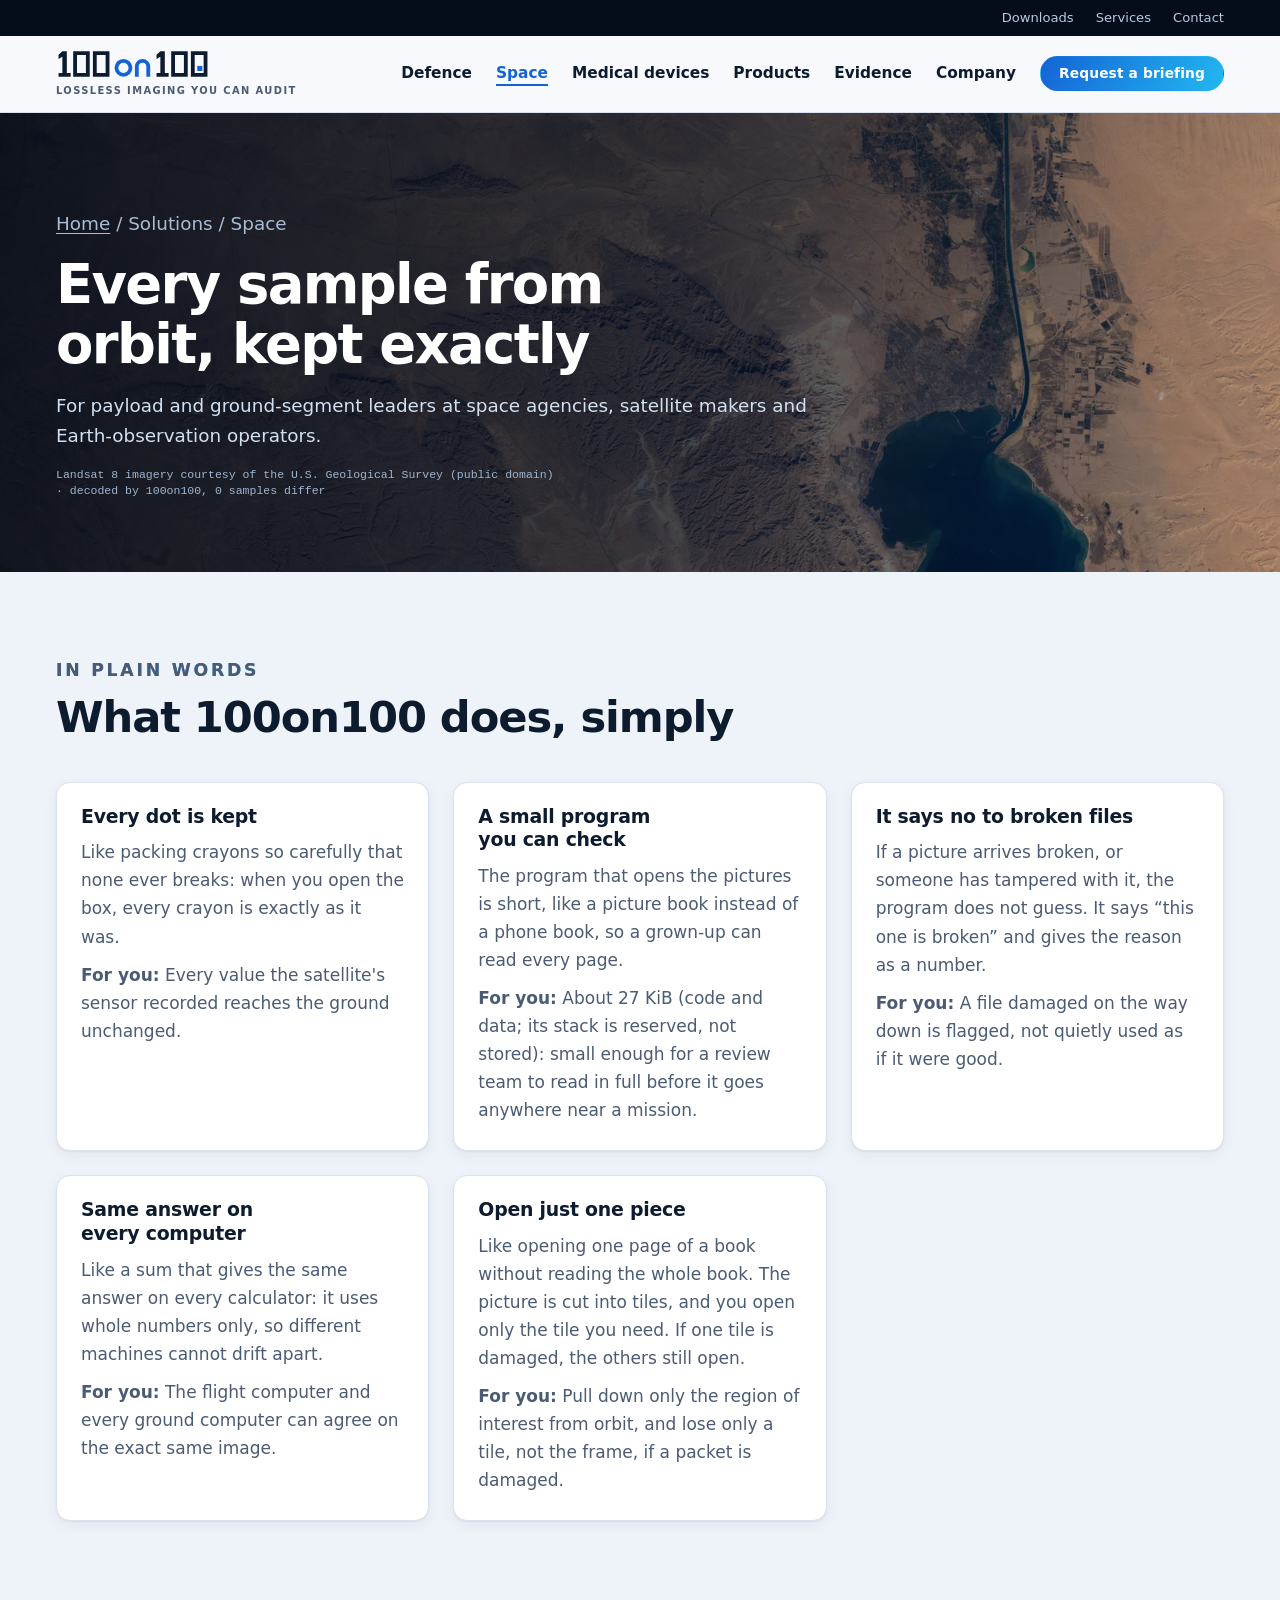
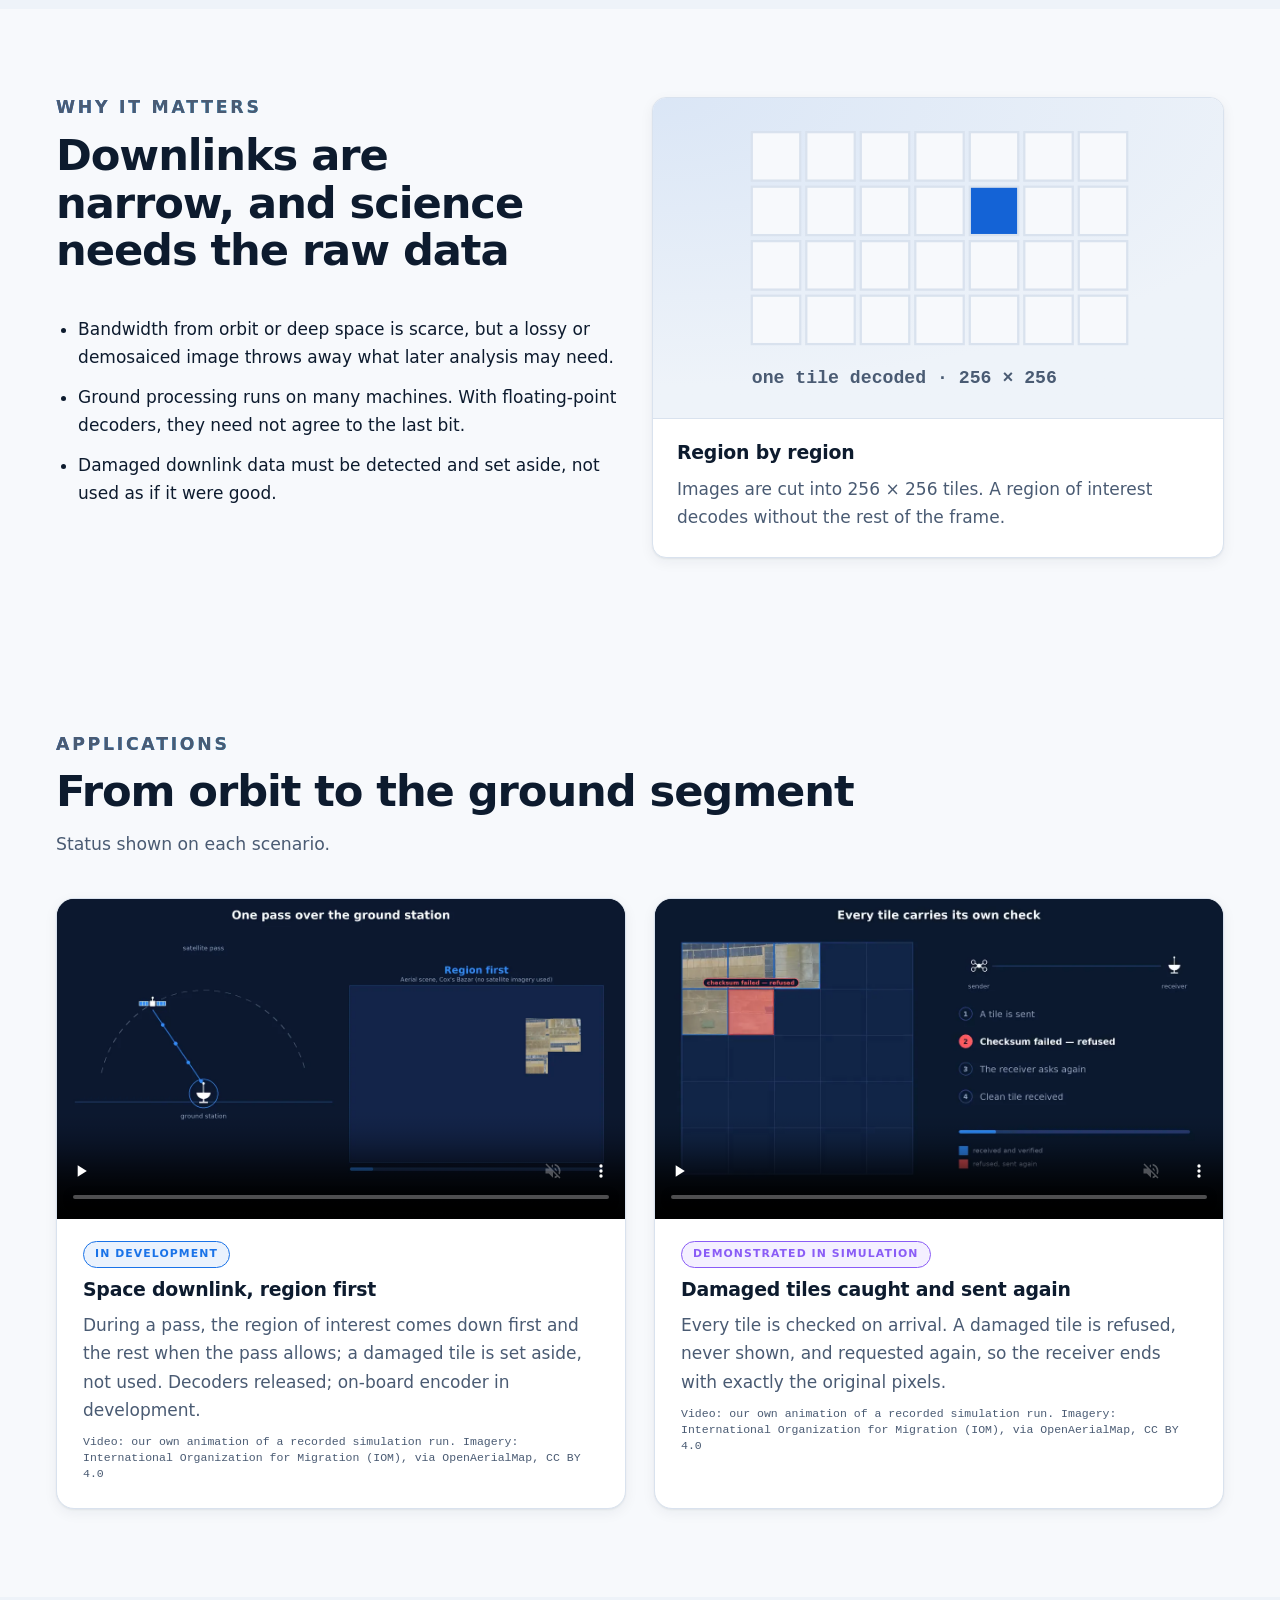
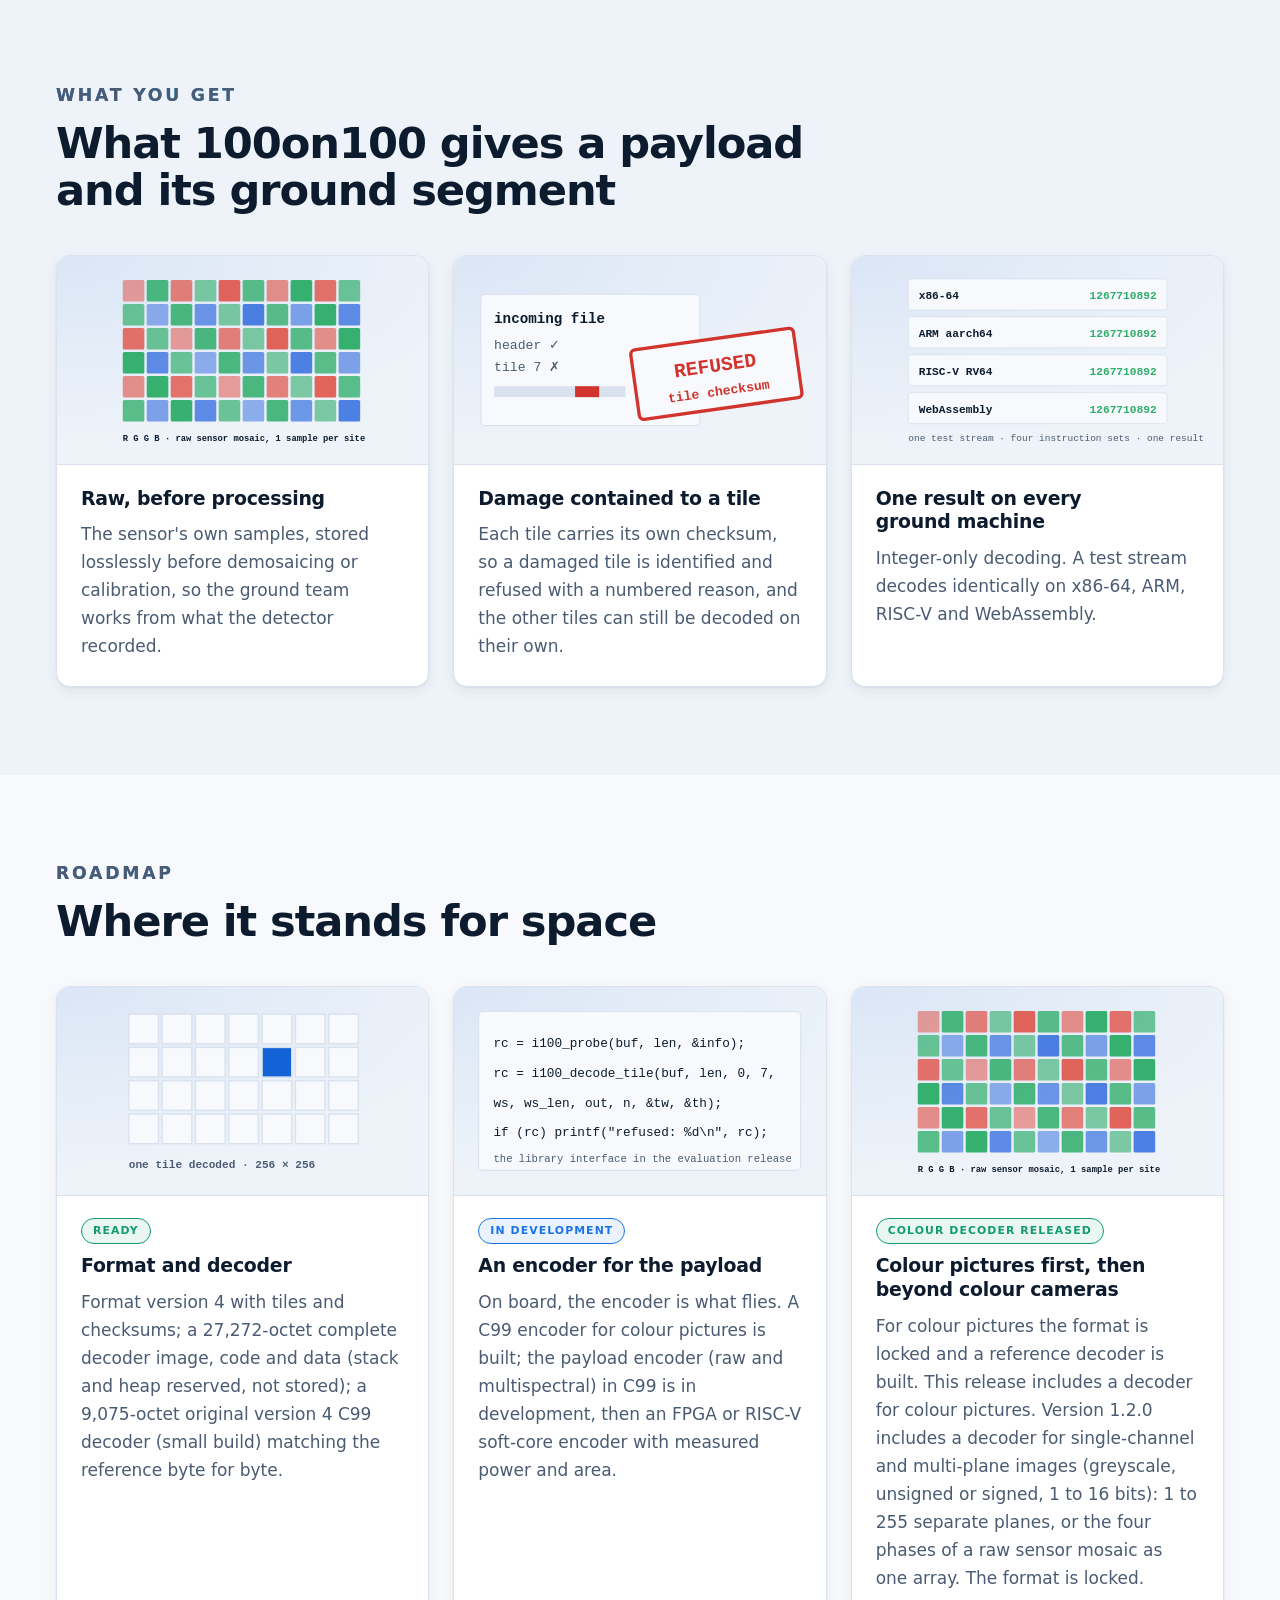
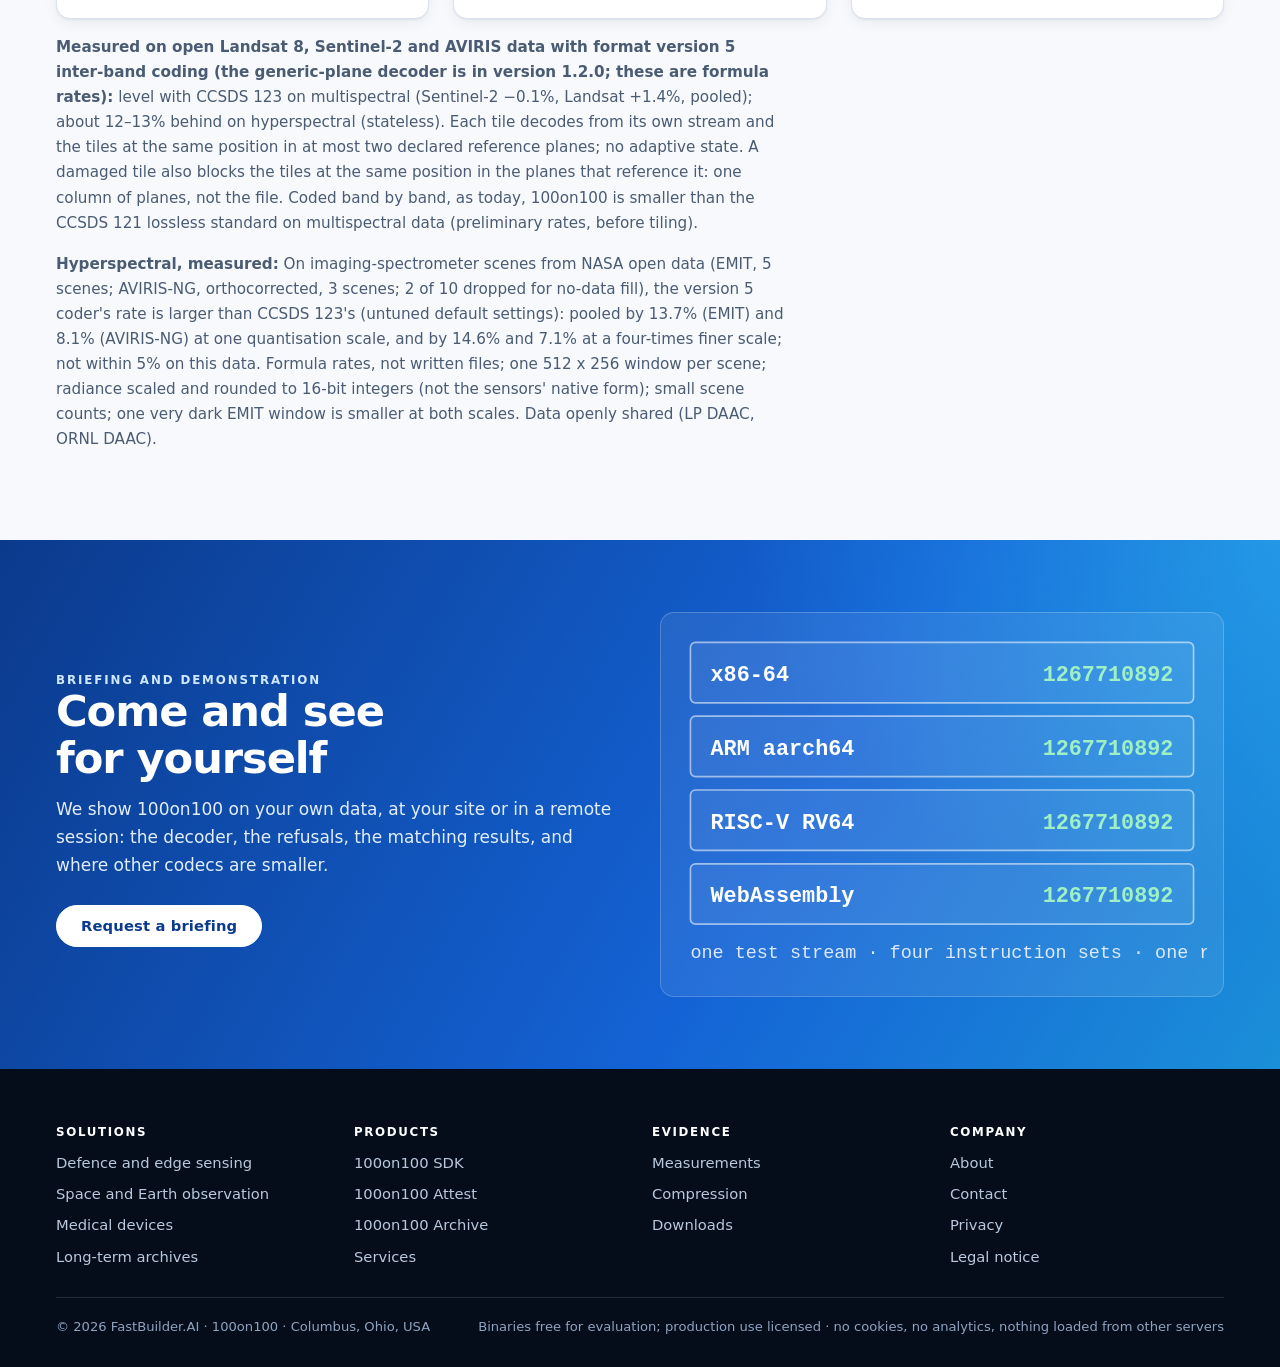
<file: space.html>
<!doctype html>
<html lang="en">
<head>
<meta charset="utf-8">
<meta name="viewport" content="width=device-width, initial-scale=1, viewport-fit=cover">
<title>100on100 for Space</title>
<meta name="description" content="Lossless raw imaging for space and Earth observation: exact samples over narrow downlinks, per-tile checksums, region decode, and one result on every ground machine.">
<link rel="stylesheet" href="site.css">
<link rel="icon" href="favicon.ico" sizes="any">
<link rel="icon" href="favicon.svg" type="image/svg+xml">
<link rel="apple-touch-icon" href="apple-touch-icon.png">
</head>
<body>
<svg width="0" height="0" style="position:absolute" aria-hidden="true" focusable="false"><defs><linearGradient id="gB" x1="0" y1="0" x2="1" y2="1"><stop offset="0" stop-color="#1463d6"/><stop offset="1" stop-color="#22b8f0"/></linearGradient><radialGradient id="gGlow" cx=".5" cy=".5" r=".5"><stop offset="0" stop-color="#39d0ff" stop-opacity=".55"/><stop offset="1" stop-color="#39d0ff" stop-opacity="0"/></radialGradient></defs></svg>
<div class="util"><div class="wrap">
  <a href="downloads.html">Downloads</a><a href="services.html">Services</a><a href="company.html#contact">Contact</a>
</div></div>
<div class="mast-bg"><div class="wrap">
  <header class="mast">
    <a class="mark" href="index.html" aria-label="100on100 home"><svg class="logo" viewBox="-2 -2 240 44" role="img" aria-label="100on100" xmlns="http://www.w3.org/2000/svg"><g style="fill:currentColor"><path d="M8 0h7v34h6v6h-19v-6h6V8.5l-6 3.5V5.6z"/><path fill-rule="evenodd" d="M25 0h26v40h-26z M31 6v28h14v-28z"/><path fill-rule="evenodd" d="M56 0h26v40h-26z M62 6v28h14v-28z"/><path style="fill:var(--brand)" fill-rule="evenodd" d="M90.0 26.0a14.0 14.0 0 1 0 28.0 0a14.0 14.0 0 1 0 -28.0 0zM96.0 26.0a8.0 8.0 0 1 0 16.0 0a8.0 8.0 0 1 0 -16.0 0z"/><path style="fill:var(--brand)" d="M122 40V24.0a12.0 12.0 0 0 1 24 0V40h-6V24.0a6.0 6.0 0 0 0 -12.0 0V40z"/><path d="M162 0h7v34h6v6h-19v-6h6V8.5l-6 3.5V5.6z"/><path fill-rule="evenodd" d="M179 0h26v40h-26z M185 6v28h14v-28z"/><path fill-rule="evenodd" d="M210 0h26v40h-26z M216 6v28h14v-28z"/><rect style="fill:var(--brand)" x="220" y="23" width="8" height="8"/></g></svg><small>Lossless imaging you can audit</small></a>
    <nav aria-label="Main">
      <a href="defence.html">Defence</a>
      <a href="space.html" aria-current="page">Space</a>
      <a href="medical.html">Medical devices</a>
      <a href="products.html">Products</a>
      <a href="evidence.html">Evidence</a>
      <a href="company.html">Company</a>
      <a class="btn primary" href="company.html#contact">Request a briefing</a>
    </nav>
  </header>
</div></div>
<main>
<div class="pagehead photo" style="--img:url(img/space-band.webp)"><div class="wrap">
  <p class="crumbs"><a href="index.html">Home</a> / Solutions / Space</p>
  <h1>Every sample from orbit, kept exactly</h1>
  <p>For payload and ground-segment leaders at space agencies, satellite makers and Earth-observation operators.</p>
  <p class="credit">Landsat 8 imagery courtesy of the U.S. Geological Survey (public domain) · decoded by 100on100, 0 samples differ</p>
</div></div>
<section class="alt" aria-labelledby="plain-h"><div class="wrap">
  <div class="head"><p class="label">In plain words</p><h2 id="plain-h">What 100on100 does, simply</h2></div>
  <div class="cards"><div class="card" style="grid-template-rows:auto"><div class="body"><h3>Every dot is kept</h3><p>Like packing crayons so carefully that none ever breaks: when you open the box, every crayon is exactly as it was.</p><p><strong>For you:</strong> Every value the satellite's sensor recorded reaches the ground unchanged.</p></div></div><div class="card" style="grid-template-rows:auto"><div class="body"><h3>A small program you can check</h3><p>The program that opens the pictures is short, like a picture book instead of a phone book, so a grown-up can read every page.</p><p><strong>For you:</strong> About 27 KiB (code and data; its stack is reserved, not stored): small enough for a review team to read in full before it goes anywhere near a mission.</p></div></div><div class="card" style="grid-template-rows:auto"><div class="body"><h3>It says no to broken files</h3><p>If a picture arrives broken, or someone has tampered with it, the program does not guess. It says “this one is broken” and gives the reason as a number.</p><p><strong>For you:</strong> A file damaged on the way down is flagged, not quietly used as if it were good.</p></div></div><div class="card" style="grid-template-rows:auto"><div class="body"><h3>Same answer on every computer</h3><p>Like a sum that gives the same answer on every calculator: it uses whole numbers only, so different machines cannot drift apart.</p><p><strong>For you:</strong> The flight computer and every ground computer can agree on the exact same image.</p></div></div><div class="card" style="grid-template-rows:auto"><div class="body"><h3>Open just one piece</h3><p>Like opening one page of a book without reading the whole book. The picture is cut into tiles, and you open only the tile you need. If one tile is damaged, the others still open.</p><p><strong>For you:</strong> Pull down only the region of interest from orbit, and lose only a tile, not the frame, if a packet is damaged.</p></div></div></div>
</div></section>
<section aria-labelledby="s-why"><div class="wrap">
  <div class="cards two">
    <div><div class="head"><p class="label">Why it matters</p><h2 id="s-why">Downlinks are narrow, and science needs the raw data</h2></div>
      <ul class="steps">
        <li>Bandwidth from orbit or deep space is scarce, but a lossy or demosaiced image throws away what later analysis may need.</li>
        <li>Ground processing runs on many machines. With floating-point decoders, they need not agree to the last bit.</li>
        <li>Damaged downlink data must be detected and set aside, not used as if it were good.</li>
      </ul></div>
    <div class="card"><div class="art"><svg viewBox="0 0 270 190" role="img" aria-label="A frame divided into tiles with one tile decoded" xmlns="http://www.w3.org/2000/svg" preserveAspectRatio="xMidYMid meet"><rect x="12" y="12" width="32" height="32" style="fill:var(--ground);stroke:var(--rule);stroke-width:1.5"/><rect x="48" y="12" width="32" height="32" style="fill:var(--ground);stroke:var(--rule);stroke-width:1.5"/><rect x="84" y="12" width="32" height="32" style="fill:var(--ground);stroke:var(--rule);stroke-width:1.5"/><rect x="120" y="12" width="32" height="32" style="fill:var(--ground);stroke:var(--rule);stroke-width:1.5"/><rect x="156" y="12" width="32" height="32" style="fill:var(--ground);stroke:var(--rule);stroke-width:1.5"/><rect x="192" y="12" width="32" height="32" style="fill:var(--ground);stroke:var(--rule);stroke-width:1.5"/><rect x="228" y="12" width="32" height="32" style="fill:var(--ground);stroke:var(--rule);stroke-width:1.5"/><rect x="12" y="48" width="32" height="32" style="fill:var(--ground);stroke:var(--rule);stroke-width:1.5"/><rect x="48" y="48" width="32" height="32" style="fill:var(--ground);stroke:var(--rule);stroke-width:1.5"/><rect x="84" y="48" width="32" height="32" style="fill:var(--ground);stroke:var(--rule);stroke-width:1.5"/><rect x="120" y="48" width="32" height="32" style="fill:var(--ground);stroke:var(--rule);stroke-width:1.5"/><rect class="tile-hi" x="156" y="48" width="32" height="32" style="fill:var(--brand);stroke:var(--rule);stroke-width:1.5"/><rect x="192" y="48" width="32" height="32" style="fill:var(--ground);stroke:var(--rule);stroke-width:1.5"/><rect x="228" y="48" width="32" height="32" style="fill:var(--ground);stroke:var(--rule);stroke-width:1.5"/><rect x="12" y="84" width="32" height="32" style="fill:var(--ground);stroke:var(--rule);stroke-width:1.5"/><rect x="48" y="84" width="32" height="32" style="fill:var(--ground);stroke:var(--rule);stroke-width:1.5"/><rect x="84" y="84" width="32" height="32" style="fill:var(--ground);stroke:var(--rule);stroke-width:1.5"/><rect x="120" y="84" width="32" height="32" style="fill:var(--ground);stroke:var(--rule);stroke-width:1.5"/><rect x="156" y="84" width="32" height="32" style="fill:var(--ground);stroke:var(--rule);stroke-width:1.5"/><rect x="192" y="84" width="32" height="32" style="fill:var(--ground);stroke:var(--rule);stroke-width:1.5"/><rect x="228" y="84" width="32" height="32" style="fill:var(--ground);stroke:var(--rule);stroke-width:1.5"/><rect x="12" y="120" width="32" height="32" style="fill:var(--ground);stroke:var(--rule);stroke-width:1.5"/><rect x="48" y="120" width="32" height="32" style="fill:var(--ground);stroke:var(--rule);stroke-width:1.5"/><rect x="84" y="120" width="32" height="32" style="fill:var(--ground);stroke:var(--rule);stroke-width:1.5"/><rect x="120" y="120" width="32" height="32" style="fill:var(--ground);stroke:var(--rule);stroke-width:1.5"/><rect x="156" y="120" width="32" height="32" style="fill:var(--ground);stroke:var(--rule);stroke-width:1.5"/><rect x="192" y="120" width="32" height="32" style="fill:var(--ground);stroke:var(--rule);stroke-width:1.5"/><rect x="228" y="120" width="32" height="32" style="fill:var(--ground);stroke:var(--rule);stroke-width:1.5"/><text x="12" y="178" style="font:600 12px var(--mono);fill:var(--ink-soft)" text-anchor="start">one tile decoded · 256 × 256</text></svg></div><div class="body"><h3>Region by region</h3><p>Images are cut into 256 × 256 tiles. A region of interest decodes without the rest of the frame.</p></div></div>
  </div>
</div></section>

<section aria-labelledby="apps-space"><div class="wrap">
  <div class="head"><p class="label">Applications</p><h2 id="apps-space">From orbit to the ground segment</h2><p>Status shown on each scenario.</p></div>
  <div class="apps"><article class="app"><div class="media vid"><video controls muted playsinline preload="none" poster="video/downlink-poster.webp" width="1280" height="720" aria-label="Animation: a satellite pass sends the region first, then the rest"><source src="video/downlink.webm" type="video/webm"><source src="video/downlink.mp4" type="video/mp4"><track kind="captions" src="video/downlink.vtt" srclang="en" label="English" default></video></div><div class="body"><span class="state prog">In development</span><h3>Space downlink, region first</h3><p>During a pass, the region of interest comes down first and the rest when the pass allows; a damaged tile is set aside, not used. Decoders released; on-board encoder in development.</p><p class="credit">Video: our own animation of a recorded simulation run. Imagery: International Organization for Migration (IOM), via OpenAerialMap, CC BY 4.0</p></div></article><article class="app"><div class="media vid"><video controls muted playsinline preload="none" poster="video/self-correct-poster.webp" width="1280" height="720" aria-label="Animation: a damaged tile is refused and requested again"><source src="video/self-correct.webm" type="video/webm"><source src="video/self-correct.mp4" type="video/mp4"><track kind="captions" src="video/self-correct.vtt" srclang="en" label="English" default></video></div><div class="body"><span class="state sim">Demonstrated in simulation</span><h3>Damaged tiles caught and sent again</h3><p>Every tile is checked on arrival. A damaged tile is refused, never shown, and requested again, so the receiver ends with exactly the original pixels.</p><p class="credit">Video: our own animation of a recorded simulation run. Imagery: International Organization for Migration (IOM), via OpenAerialMap, CC BY 4.0</p></div></article></div>
</div></section>

<section class="alt" aria-labelledby="s-offer"><div class="wrap">
  <div class="head"><p class="label">What you get</p><h2 id="s-offer">What 100on100 gives a payload and its ground segment</h2></div>
  <div class="cards">
    <div class="card"><div class="art"><svg viewBox="0 0 320 220" role="img" aria-label="A raw RGGB sensor mosaic" xmlns="http://www.w3.org/2000/svg" preserveAspectRatio="xMidYMid meet"><rect x="10" y="10" width="27" height="27" rx="2" style="fill:var(--r);opacity:0.55"/><rect x="40" y="10" width="27" height="27" rx="2" style="fill:var(--g);opacity:0.86"/><rect x="70" y="10" width="27" height="27" rx="2" style="fill:var(--r);opacity:0.73"/><rect x="100" y="10" width="27" height="27" rx="2" style="fill:var(--g);opacity:0.60"/><rect x="130" y="10" width="27" height="27" rx="2" style="fill:var(--r);opacity:0.91"/><rect x="160" y="10" width="27" height="27" rx="2" style="fill:var(--g);opacity:0.78"/><rect x="190" y="10" width="27" height="27" rx="2" style="fill:var(--r);opacity:0.64"/><rect x="220" y="10" width="27" height="27" rx="2" style="fill:var(--g);opacity:0.96"/><rect x="250" y="10" width="27" height="27" rx="2" style="fill:var(--r);opacity:0.82"/><rect x="280" y="10" width="27" height="27" rx="2" style="fill:var(--g);opacity:0.69"/><rect x="10" y="40" width="27" height="27" rx="2" style="fill:var(--g);opacity:0.69"/><rect x="40" y="40" width="27" height="27" rx="2" style="fill:var(--b);opacity:0.55"/><rect x="70" y="40" width="27" height="27" rx="2" style="fill:var(--g);opacity:0.86"/><rect x="100" y="40" width="27" height="27" rx="2" style="fill:var(--b);opacity:0.73"/><rect x="130" y="40" width="27" height="27" rx="2" style="fill:var(--g);opacity:0.60"/><rect x="160" y="40" width="27" height="27" rx="2" style="fill:var(--b);opacity:0.91"/><rect x="190" y="40" width="27" height="27" rx="2" style="fill:var(--g);opacity:0.78"/><rect x="220" y="40" width="27" height="27" rx="2" style="fill:var(--b);opacity:0.64"/><rect x="250" y="40" width="27" height="27" rx="2" style="fill:var(--g);opacity:0.96"/><rect x="280" y="40" width="27" height="27" rx="2" style="fill:var(--b);opacity:0.82"/><rect x="10" y="70" width="27" height="27" rx="2" style="fill:var(--r);opacity:0.82"/><rect x="40" y="70" width="27" height="27" rx="2" style="fill:var(--g);opacity:0.69"/><rect x="70" y="70" width="27" height="27" rx="2" style="fill:var(--r);opacity:0.55"/><rect x="100" y="70" width="27" height="27" rx="2" style="fill:var(--g);opacity:0.86"/><rect x="130" y="70" width="27" height="27" rx="2" style="fill:var(--r);opacity:0.73"/><rect x="160" y="70" width="27" height="27" rx="2" style="fill:var(--g);opacity:0.60"/><rect x="190" y="70" width="27" height="27" rx="2" style="fill:var(--r);opacity:0.91"/><rect x="220" y="70" width="27" height="27" rx="2" style="fill:var(--g);opacity:0.78"/><rect x="250" y="70" width="27" height="27" rx="2" style="fill:var(--r);opacity:0.64"/><rect x="280" y="70" width="27" height="27" rx="2" style="fill:var(--g);opacity:0.96"/><rect x="10" y="100" width="27" height="27" rx="2" style="fill:var(--g);opacity:0.96"/><rect x="40" y="100" width="27" height="27" rx="2" style="fill:var(--b);opacity:0.82"/><rect x="70" y="100" width="27" height="27" rx="2" style="fill:var(--g);opacity:0.69"/><rect x="100" y="100" width="27" height="27" rx="2" style="fill:var(--b);opacity:0.55"/><rect x="130" y="100" width="27" height="27" rx="2" style="fill:var(--g);opacity:0.86"/><rect x="160" y="100" width="27" height="27" rx="2" style="fill:var(--b);opacity:0.73"/><rect x="190" y="100" width="27" height="27" rx="2" style="fill:var(--g);opacity:0.60"/><rect x="220" y="100" width="27" height="27" rx="2" style="fill:var(--b);opacity:0.91"/><rect x="250" y="100" width="27" height="27" rx="2" style="fill:var(--g);opacity:0.78"/><rect x="280" y="100" width="27" height="27" rx="2" style="fill:var(--b);opacity:0.64"/><rect x="10" y="130" width="27" height="27" rx="2" style="fill:var(--r);opacity:0.64"/><rect x="40" y="130" width="27" height="27" rx="2" style="fill:var(--g);opacity:0.96"/><rect x="70" y="130" width="27" height="27" rx="2" style="fill:var(--r);opacity:0.82"/><rect x="100" y="130" width="27" height="27" rx="2" style="fill:var(--g);opacity:0.69"/><rect x="130" y="130" width="27" height="27" rx="2" style="fill:var(--r);opacity:0.55"/><rect x="160" y="130" width="27" height="27" rx="2" style="fill:var(--g);opacity:0.86"/><rect x="190" y="130" width="27" height="27" rx="2" style="fill:var(--r);opacity:0.73"/><rect x="220" y="130" width="27" height="27" rx="2" style="fill:var(--g);opacity:0.60"/><rect x="250" y="130" width="27" height="27" rx="2" style="fill:var(--r);opacity:0.91"/><rect x="280" y="130" width="27" height="27" rx="2" style="fill:var(--g);opacity:0.78"/><rect x="10" y="160" width="27" height="27" rx="2" style="fill:var(--g);opacity:0.78"/><rect x="40" y="160" width="27" height="27" rx="2" style="fill:var(--b);opacity:0.64"/><rect x="70" y="160" width="27" height="27" rx="2" style="fill:var(--g);opacity:0.96"/><rect x="100" y="160" width="27" height="27" rx="2" style="fill:var(--b);opacity:0.82"/><rect x="130" y="160" width="27" height="27" rx="2" style="fill:var(--g);opacity:0.69"/><rect x="160" y="160" width="27" height="27" rx="2" style="fill:var(--b);opacity:0.55"/><rect x="190" y="160" width="27" height="27" rx="2" style="fill:var(--g);opacity:0.86"/><rect x="220" y="160" width="27" height="27" rx="2" style="fill:var(--b);opacity:0.73"/><rect x="250" y="160" width="27" height="27" rx="2" style="fill:var(--g);opacity:0.60"/><rect x="280" y="160" width="27" height="27" rx="2" style="fill:var(--b);opacity:0.91"/><text x="10" y="212" style="font:600 11px var(--mono);fill:var(--ink)" text-anchor="start">R G G B · raw sensor mosaic, 1 sample per site</text></svg></div><div class="body"><h3>Raw, before processing</h3><p>The sensor's own samples, stored losslessly before demosaicing or calibration, so the ground team works from what the detector recorded.</p></div></div>
    <div class="card"><div class="art"><svg viewBox="0 0 310 160" role="img" aria-label="A damaged file refused with a numbered reason" xmlns="http://www.w3.org/2000/svg" preserveAspectRatio="xMidYMid meet"><rect x="10" y="20" width="200" height="120" rx="4" style="fill:var(--ground);stroke:var(--rule)"/><text x="22" y="46" style="font:700 13px var(--mono);fill:var(--ink)" text-anchor="start">incoming file</text><text x="22" y="70" style="font:500 12px var(--mono);fill:var(--ink-soft)" text-anchor="start">header ✓</text><text x="22" y="90" style="font:500 12px var(--mono);fill:var(--ink-soft)" text-anchor="start">tile 7 ✗</text><rect x="22" y="104" width="120" height="10" style="fill:var(--rule)"/><rect x="96" y="104" width="22" height="10" style="fill:var(--refuse)"/><g transform="rotate(-8 230 92)"><rect x="150" y="60" width="150" height="64" rx="4" style="fill:var(--ground);stroke:var(--refuse);stroke-width:3"/><text x="225" y="90" style="font:800 18px var(--mono);fill:var(--refuse)" text-anchor="middle">REFUSED</text><text x="225" y="112" style="font:700 12px var(--mono);fill:var(--refuse)" text-anchor="middle">tile checksum</text></g></svg></div><div class="body"><h3>Damage contained to a tile</h3><p>Each tile carries its own checksum, so a damaged tile is identified and refused with a numbered reason, and the other tiles can still be decoded on their own.</p></div></div>
    <div class="card"><div class="art"><svg viewBox="0 0 316 204" role="img" aria-label="Four instruction sets decode one stream to the same value 1267710892" xmlns="http://www.w3.org/2000/svg" preserveAspectRatio="xMidYMid meet"><rect x="8" y="8" width="300" height="36" rx="3" style="fill:var(--ground);stroke:var(--rule)"/><text x="20" y="31" style="font:700 13px var(--mono);fill:var(--ink)" text-anchor="start">x86-64</text><text x="296" y="31" style="font:700 13px var(--mono);fill:var(--g)" text-anchor="end">1267710892</text><rect x="8" y="52" width="300" height="36" rx="3" style="fill:var(--ground);stroke:var(--rule)"/><text x="20" y="75" style="font:700 13px var(--mono);fill:var(--ink)" text-anchor="start">ARM aarch64</text><text x="296" y="75" style="font:700 13px var(--mono);fill:var(--g)" text-anchor="end">1267710892</text><rect x="8" y="96" width="300" height="36" rx="3" style="fill:var(--ground);stroke:var(--rule)"/><text x="20" y="119" style="font:700 13px var(--mono);fill:var(--ink)" text-anchor="start">RISC-V RV64</text><text x="296" y="119" style="font:700 13px var(--mono);fill:var(--g)" text-anchor="end">1267710892</text><rect x="8" y="140" width="300" height="36" rx="3" style="fill:var(--ground);stroke:var(--rule)"/><text x="20" y="163" style="font:700 13px var(--mono);fill:var(--ink)" text-anchor="start">WebAssembly</text><text x="296" y="163" style="font:700 13px var(--mono);fill:var(--g)" text-anchor="end">1267710892</text><text x="8" y="196" style="font:500 11px var(--mono);fill:var(--ink-soft)" text-anchor="start">one test stream · four instruction sets · one result</text></svg></div><div class="body"><h3>One result on every ground machine</h3><p>Integer-only decoding. A test stream decodes identically on x86-64, ARM, RISC-V and WebAssembly.</p></div></div>
  </div>
</div></section>

<section aria-labelledby="s-road"><div class="wrap">
  <div class="head"><p class="label">Roadmap</p><h2 id="s-road">Where it stands for space</h2></div>
  <div class="cards">
    <div class="card"><div class="art"><svg viewBox="0 0 270 190" role="img" aria-label="A frame divided into tiles with one tile decoded" xmlns="http://www.w3.org/2000/svg" preserveAspectRatio="xMidYMid meet"><rect x="12" y="12" width="32" height="32" style="fill:var(--ground);stroke:var(--rule);stroke-width:1.5"/><rect x="48" y="12" width="32" height="32" style="fill:var(--ground);stroke:var(--rule);stroke-width:1.5"/><rect x="84" y="12" width="32" height="32" style="fill:var(--ground);stroke:var(--rule);stroke-width:1.5"/><rect x="120" y="12" width="32" height="32" style="fill:var(--ground);stroke:var(--rule);stroke-width:1.5"/><rect x="156" y="12" width="32" height="32" style="fill:var(--ground);stroke:var(--rule);stroke-width:1.5"/><rect x="192" y="12" width="32" height="32" style="fill:var(--ground);stroke:var(--rule);stroke-width:1.5"/><rect x="228" y="12" width="32" height="32" style="fill:var(--ground);stroke:var(--rule);stroke-width:1.5"/><rect x="12" y="48" width="32" height="32" style="fill:var(--ground);stroke:var(--rule);stroke-width:1.5"/><rect x="48" y="48" width="32" height="32" style="fill:var(--ground);stroke:var(--rule);stroke-width:1.5"/><rect x="84" y="48" width="32" height="32" style="fill:var(--ground);stroke:var(--rule);stroke-width:1.5"/><rect x="120" y="48" width="32" height="32" style="fill:var(--ground);stroke:var(--rule);stroke-width:1.5"/><rect class="tile-hi" x="156" y="48" width="32" height="32" style="fill:var(--brand);stroke:var(--rule);stroke-width:1.5"/><rect x="192" y="48" width="32" height="32" style="fill:var(--ground);stroke:var(--rule);stroke-width:1.5"/><rect x="228" y="48" width="32" height="32" style="fill:var(--ground);stroke:var(--rule);stroke-width:1.5"/><rect x="12" y="84" width="32" height="32" style="fill:var(--ground);stroke:var(--rule);stroke-width:1.5"/><rect x="48" y="84" width="32" height="32" style="fill:var(--ground);stroke:var(--rule);stroke-width:1.5"/><rect x="84" y="84" width="32" height="32" style="fill:var(--ground);stroke:var(--rule);stroke-width:1.5"/><rect x="120" y="84" width="32" height="32" style="fill:var(--ground);stroke:var(--rule);stroke-width:1.5"/><rect x="156" y="84" width="32" height="32" style="fill:var(--ground);stroke:var(--rule);stroke-width:1.5"/><rect x="192" y="84" width="32" height="32" style="fill:var(--ground);stroke:var(--rule);stroke-width:1.5"/><rect x="228" y="84" width="32" height="32" style="fill:var(--ground);stroke:var(--rule);stroke-width:1.5"/><rect x="12" y="120" width="32" height="32" style="fill:var(--ground);stroke:var(--rule);stroke-width:1.5"/><rect x="48" y="120" width="32" height="32" style="fill:var(--ground);stroke:var(--rule);stroke-width:1.5"/><rect x="84" y="120" width="32" height="32" style="fill:var(--ground);stroke:var(--rule);stroke-width:1.5"/><rect x="120" y="120" width="32" height="32" style="fill:var(--ground);stroke:var(--rule);stroke-width:1.5"/><rect x="156" y="120" width="32" height="32" style="fill:var(--ground);stroke:var(--rule);stroke-width:1.5"/><rect x="192" y="120" width="32" height="32" style="fill:var(--ground);stroke:var(--rule);stroke-width:1.5"/><rect x="228" y="120" width="32" height="32" style="fill:var(--ground);stroke:var(--rule);stroke-width:1.5"/><text x="12" y="178" style="font:600 12px var(--mono);fill:var(--ink-soft)" text-anchor="start">one tile decoded · 256 × 256</text></svg></div><div class="body"><span class="state ready">Ready</span><h3>Format and decoder</h3><p>Format version 4 with tiles and checksums; a 27,272-octet complete decoder image, code and data (stack and heap reserved, not stored); a 9,075-octet original version 4 C99 decoder (small build) matching the reference byte for byte.</p></div></div>
    <div class="card"><div class="art"><svg viewBox="0 0 320 166" role="img" aria-label="Illustration of a decode SDK call sequence" xmlns="http://www.w3.org/2000/svg" preserveAspectRatio="xMidYMid meet"><rect x="8" y="8" width="304" height="150" rx="4" style="fill:var(--ground);stroke:var(--rule)"/><text x="22" y="42" style="font:500 12px var(--mono);fill:var(--ink)" text-anchor="start">rc = i100_probe(buf, len, &amp;info);</text><text x="22" y="70" style="font:500 12px var(--mono);fill:var(--ink)" text-anchor="start">rc = i100_decode_tile(buf, len, 0, 7,</text><text x="22" y="98" style="font:500 12px var(--mono);fill:var(--ink)" text-anchor="start">        ws, ws_len, out, n, &amp;tw, &amp;th);</text><text x="22" y="126" style="font:500 12px var(--mono);fill:var(--ink)" text-anchor="start">if (rc) printf("refused: %d\n", rc);</text><text x="22" y="150" style="font:500 10px var(--mono);fill:var(--ink-soft)" text-anchor="start">the library interface in the evaluation release</text></svg></div><div class="body"><span class="state prog">In development</span><h3>An encoder for the payload</h3><p>On board, the encoder is what flies. A C99 encoder for colour pictures is built; the payload encoder (raw and multispectral) in C99 is in development, then an FPGA or RISC-V soft-core encoder with measured power and area.</p></div></div>
    <div class="card"><div class="art"><svg viewBox="0 0 320 220" role="img" aria-label="A raw RGGB sensor mosaic" xmlns="http://www.w3.org/2000/svg" preserveAspectRatio="xMidYMid meet"><rect x="10" y="10" width="27" height="27" rx="2" style="fill:var(--r);opacity:0.55"/><rect x="40" y="10" width="27" height="27" rx="2" style="fill:var(--g);opacity:0.86"/><rect x="70" y="10" width="27" height="27" rx="2" style="fill:var(--r);opacity:0.73"/><rect x="100" y="10" width="27" height="27" rx="2" style="fill:var(--g);opacity:0.60"/><rect x="130" y="10" width="27" height="27" rx="2" style="fill:var(--r);opacity:0.91"/><rect x="160" y="10" width="27" height="27" rx="2" style="fill:var(--g);opacity:0.78"/><rect x="190" y="10" width="27" height="27" rx="2" style="fill:var(--r);opacity:0.64"/><rect x="220" y="10" width="27" height="27" rx="2" style="fill:var(--g);opacity:0.96"/><rect x="250" y="10" width="27" height="27" rx="2" style="fill:var(--r);opacity:0.82"/><rect x="280" y="10" width="27" height="27" rx="2" style="fill:var(--g);opacity:0.69"/><rect x="10" y="40" width="27" height="27" rx="2" style="fill:var(--g);opacity:0.69"/><rect x="40" y="40" width="27" height="27" rx="2" style="fill:var(--b);opacity:0.55"/><rect x="70" y="40" width="27" height="27" rx="2" style="fill:var(--g);opacity:0.86"/><rect x="100" y="40" width="27" height="27" rx="2" style="fill:var(--b);opacity:0.73"/><rect x="130" y="40" width="27" height="27" rx="2" style="fill:var(--g);opacity:0.60"/><rect x="160" y="40" width="27" height="27" rx="2" style="fill:var(--b);opacity:0.91"/><rect x="190" y="40" width="27" height="27" rx="2" style="fill:var(--g);opacity:0.78"/><rect x="220" y="40" width="27" height="27" rx="2" style="fill:var(--b);opacity:0.64"/><rect x="250" y="40" width="27" height="27" rx="2" style="fill:var(--g);opacity:0.96"/><rect x="280" y="40" width="27" height="27" rx="2" style="fill:var(--b);opacity:0.82"/><rect x="10" y="70" width="27" height="27" rx="2" style="fill:var(--r);opacity:0.82"/><rect x="40" y="70" width="27" height="27" rx="2" style="fill:var(--g);opacity:0.69"/><rect x="70" y="70" width="27" height="27" rx="2" style="fill:var(--r);opacity:0.55"/><rect x="100" y="70" width="27" height="27" rx="2" style="fill:var(--g);opacity:0.86"/><rect x="130" y="70" width="27" height="27" rx="2" style="fill:var(--r);opacity:0.73"/><rect x="160" y="70" width="27" height="27" rx="2" style="fill:var(--g);opacity:0.60"/><rect x="190" y="70" width="27" height="27" rx="2" style="fill:var(--r);opacity:0.91"/><rect x="220" y="70" width="27" height="27" rx="2" style="fill:var(--g);opacity:0.78"/><rect x="250" y="70" width="27" height="27" rx="2" style="fill:var(--r);opacity:0.64"/><rect x="280" y="70" width="27" height="27" rx="2" style="fill:var(--g);opacity:0.96"/><rect x="10" y="100" width="27" height="27" rx="2" style="fill:var(--g);opacity:0.96"/><rect x="40" y="100" width="27" height="27" rx="2" style="fill:var(--b);opacity:0.82"/><rect x="70" y="100" width="27" height="27" rx="2" style="fill:var(--g);opacity:0.69"/><rect x="100" y="100" width="27" height="27" rx="2" style="fill:var(--b);opacity:0.55"/><rect x="130" y="100" width="27" height="27" rx="2" style="fill:var(--g);opacity:0.86"/><rect x="160" y="100" width="27" height="27" rx="2" style="fill:var(--b);opacity:0.73"/><rect x="190" y="100" width="27" height="27" rx="2" style="fill:var(--g);opacity:0.60"/><rect x="220" y="100" width="27" height="27" rx="2" style="fill:var(--b);opacity:0.91"/><rect x="250" y="100" width="27" height="27" rx="2" style="fill:var(--g);opacity:0.78"/><rect x="280" y="100" width="27" height="27" rx="2" style="fill:var(--b);opacity:0.64"/><rect x="10" y="130" width="27" height="27" rx="2" style="fill:var(--r);opacity:0.64"/><rect x="40" y="130" width="27" height="27" rx="2" style="fill:var(--g);opacity:0.96"/><rect x="70" y="130" width="27" height="27" rx="2" style="fill:var(--r);opacity:0.82"/><rect x="100" y="130" width="27" height="27" rx="2" style="fill:var(--g);opacity:0.69"/><rect x="130" y="130" width="27" height="27" rx="2" style="fill:var(--r);opacity:0.55"/><rect x="160" y="130" width="27" height="27" rx="2" style="fill:var(--g);opacity:0.86"/><rect x="190" y="130" width="27" height="27" rx="2" style="fill:var(--r);opacity:0.73"/><rect x="220" y="130" width="27" height="27" rx="2" style="fill:var(--g);opacity:0.60"/><rect x="250" y="130" width="27" height="27" rx="2" style="fill:var(--r);opacity:0.91"/><rect x="280" y="130" width="27" height="27" rx="2" style="fill:var(--g);opacity:0.78"/><rect x="10" y="160" width="27" height="27" rx="2" style="fill:var(--g);opacity:0.78"/><rect x="40" y="160" width="27" height="27" rx="2" style="fill:var(--b);opacity:0.64"/><rect x="70" y="160" width="27" height="27" rx="2" style="fill:var(--g);opacity:0.96"/><rect x="100" y="160" width="27" height="27" rx="2" style="fill:var(--b);opacity:0.82"/><rect x="130" y="160" width="27" height="27" rx="2" style="fill:var(--g);opacity:0.69"/><rect x="160" y="160" width="27" height="27" rx="2" style="fill:var(--b);opacity:0.55"/><rect x="190" y="160" width="27" height="27" rx="2" style="fill:var(--g);opacity:0.86"/><rect x="220" y="160" width="27" height="27" rx="2" style="fill:var(--b);opacity:0.73"/><rect x="250" y="160" width="27" height="27" rx="2" style="fill:var(--g);opacity:0.60"/><rect x="280" y="160" width="27" height="27" rx="2" style="fill:var(--b);opacity:0.91"/><text x="10" y="212" style="font:600 11px var(--mono);fill:var(--ink)" text-anchor="start">R G G B · raw sensor mosaic, 1 sample per site</text></svg></div><div class="body"><span class="state ready">Colour decoder released</span><h3>Colour pictures first, then beyond colour cameras</h3><p>For colour pictures the format is locked and a reference decoder is built. This release includes a decoder for colour pictures. Version 1.2.0 includes a decoder for single-channel and multi-plane images (greyscale, unsigned or signed, 1 to 16 bits): 1 to 255 separate planes, or the four phases of a raw sensor mosaic as one array. The format is locked.</p></div></div>
  </div>
  <p class="note"><strong>Measured on open Landsat 8, Sentinel-2 and AVIRIS data with format version 5 inter-band coding (the generic-plane decoder is in version 1.2.0; these are formula rates):</strong> level with CCSDS 123 on multispectral (Sentinel-2 −0.1%, Landsat +1.4%, pooled); about 12–13% behind on hyperspectral (stateless). Each tile decodes from its own stream and the tiles at the same position in at most two declared reference planes; no adaptive state. A damaged tile also blocks the tiles at the same position in the planes that reference it: one column of planes, not the file. Coded band by band, as today, 100on100 is smaller than the CCSDS 121 lossless standard on multispectral data (preliminary rates, before tiling).</p>
  <p class="note"><strong>Hyperspectral, measured:</strong> On imaging-spectrometer scenes from NASA open data (EMIT, 5 scenes; AVIRIS-NG, orthocorrected, 3 scenes; 2 of 10 dropped for no-data fill), the version 5 coder's rate is larger than CCSDS 123's (untuned default settings): pooled by 13.7% (EMIT) and 8.1% (AVIRIS-NG) at one quantisation scale, and by 14.6% and 7.1% at a four-times finer scale; not within 5% on this data. Formula rates, not written files; one 512 x 256 window per scene; radiance scaled and rounded to 16-bit integers (not the sensors' native form); small scene counts; one very dark EMIT window is smaller at both scales. Data openly shared (LP DAAC, ORNL DAAC).</p>
</div></section>
<div class="demo"><div class="wrap">
  <div>
    <p class="label">Briefing and demonstration</p>
    <h2>Come and see for yourself</h2>
    <p>We show 100on100 on your own data, at your site or in a remote session: the decoder, the refusals, the matching results, and where other codecs are smaller.</p>
    <a class="btn" href="company.html#contact">Request a briefing</a>
  </div>
  <div class="art"><svg viewBox="0 0 316 204" role="img" aria-label="Four instruction sets decode one stream to the same value 1267710892" xmlns="http://www.w3.org/2000/svg" preserveAspectRatio="xMidYMid meet"><rect x="8" y="8" width="300" height="36" rx="3" style="fill:rgba(255,255,255,.06);stroke:rgba(255,255,255,.55)"/><text x="20" y="31" style="font:700 13px var(--mono);fill:#ffffff" text-anchor="start">x86-64</text><text x="296" y="31" style="font:700 13px var(--mono);fill:#9ff0c4" text-anchor="end">1267710892</text><rect x="8" y="52" width="300" height="36" rx="3" style="fill:rgba(255,255,255,.06);stroke:rgba(255,255,255,.55)"/><text x="20" y="75" style="font:700 13px var(--mono);fill:#ffffff" text-anchor="start">ARM aarch64</text><text x="296" y="75" style="font:700 13px var(--mono);fill:#9ff0c4" text-anchor="end">1267710892</text><rect x="8" y="96" width="300" height="36" rx="3" style="fill:rgba(255,255,255,.06);stroke:rgba(255,255,255,.55)"/><text x="20" y="119" style="font:700 13px var(--mono);fill:#ffffff" text-anchor="start">RISC-V RV64</text><text x="296" y="119" style="font:700 13px var(--mono);fill:#9ff0c4" text-anchor="end">1267710892</text><rect x="8" y="140" width="300" height="36" rx="3" style="fill:rgba(255,255,255,.06);stroke:rgba(255,255,255,.55)"/><text x="20" y="163" style="font:700 13px var(--mono);fill:#ffffff" text-anchor="start">WebAssembly</text><text x="296" y="163" style="font:700 13px var(--mono);fill:#9ff0c4" text-anchor="end">1267710892</text><text x="8" y="196" style="font:500 11px var(--mono);fill:#dbeaff" text-anchor="start">one test stream · four instruction sets · one result</text></svg></div>
</div></div>
</main>
<footer><div class="wrap">
  <div class="cols">
    <div><h4>Solutions</h4><ul><li><a href="defence.html">Defence and edge sensing</a></li><li><a href="space.html">Space and Earth observation</a></li><li><a href="medical.html">Medical devices</a></li><li><a href="products.html#archive">Long-term archives</a></li></ul></div>
    <div><h4>Products</h4><ul><li><a href="products.html#sdk">100on100 SDK</a></li><li><a href="products.html#attest">100on100 Attest</a></li><li><a href="products.html#archive">100on100 Archive</a></li><li><a href="services.html">Services</a></li></ul></div>
    <div><h4>Evidence</h4><ul><li><a href="evidence.html">Measurements</a></li><li><a href="evidence.html#compression">Compression</a></li><li><a href="downloads.html">Downloads</a></li></ul></div>
    <div><h4>Company</h4><ul><li><a href="company.html">About</a></li><li><a href="company.html#contact">Contact</a></li><li><a href="privacy.html">Privacy</a></li><li><a href="legal.html">Legal notice</a></li></ul></div>
  </div>
  <div class="base"><span>© 2026 FastBuilder.AI · 100on100 · Columbus, Ohio, USA</span><span>Binaries free for evaluation; production use licensed · no cookies, no analytics, nothing loaded from other servers</span></div>
</div></footer>
</body>
</html>
</file>
<file: site.css>
/* 100on100 site, v4 (2026-10-10): premium, depth and gradients, scroll reveal in pure CSS (no script),
   light and dark. Illustrations are hand-made SVG drawn from these tokens; photographs are open-licence
   imagery decoded by our own decoder (credits on each figure and in NOTICE). */
:root {
  --ground: #f7f9fc;
  --surface: #ffffff;
  --panel: #eef3f9;
  --ink: #0d1b2e;
  --ink-soft: #4a5b73;
  --rule: #d9e2ee;
  --brand: #1463d6;
  --brand-2: #22b8f0;
  --brand-ink: #ffffff;
  --brand-deep: #071529;
  --night: #050d1b;
  --signal: #1a73e8;
  --refuse: #d0342c;
  --ok: #129d6b;
  --r: #e0564b; --g: #2fae6a; --b: #3d74e0;
  --grad: linear-gradient(120deg, var(--brand) 0%, var(--brand-2) 100%);
  --shadow-1: 0 1px 2px rgba(13, 27, 46, 0.06), 0 4px 14px rgba(13, 27, 46, 0.06);
  --shadow-2: 0 2px 6px rgba(13, 27, 46, 0.08), 0 18px 48px rgba(13, 27, 46, 0.12);
  --radius: 14px;
  --sans: "Inter", system-ui, -apple-system, "Segoe UI", Roboto, "Helvetica Neue", Arial, sans-serif;
  --display: "Inter Display", "SF Pro Display", system-ui, -apple-system, "Segoe UI", Roboto, sans-serif;
  --mono: ui-monospace, "SF Mono", "Cascadia Mono", Menlo, Consolas, "Liberation Mono", monospace;
  color-scheme: light;
}
@media (prefers-color-scheme: dark) {
  :root:not([data-theme="light"]) {
    --ground: #060d18; --surface: #0c1626; --panel: #0a1422; --ink: #e8eef7; --ink-soft: #9cb0c8; --rule: #1d2c44;
    --brand: #3d8bff; --brand-2: #39d0ff; --brand-ink: #041022; --brand-deep: #040b16; --night: #030812;
    --signal: #6cb2ff; --refuse: #ff6b63; --ok: #3ccf91; --r: #f07a70; --g: #55cf8a; --b: #7aa2ff;
    --shadow-1: 0 1px 2px rgba(0, 0, 0, 0.4), 0 4px 14px rgba(0, 0, 0, 0.3);
    --shadow-2: 0 2px 6px rgba(0, 0, 0, 0.5), 0 18px 48px rgba(0, 0, 0, 0.45);
    color-scheme: dark;
  }
}
:root[data-theme="dark"] {
  --ground: #060d18; --surface: #0c1626; --panel: #0a1422; --ink: #e8eef7; --ink-soft: #9cb0c8; --rule: #1d2c44;
  --brand: #3d8bff; --brand-2: #39d0ff; --brand-ink: #041022; --brand-deep: #040b16; --night: #030812;
  --signal: #6cb2ff; --refuse: #ff6b63; --ok: #3ccf91; --r: #f07a70; --g: #55cf8a; --b: #7aa2ff;
  --shadow-1: 0 1px 2px rgba(0, 0, 0, 0.4), 0 4px 14px rgba(0, 0, 0, 0.3);
  --shadow-2: 0 2px 6px rgba(0, 0, 0, 0.5), 0 18px 48px rgba(0, 0, 0, 0.45);
  color-scheme: dark;
}
*, *::before, *::after { box-sizing: border-box; }
html { -webkit-text-size-adjust: 100%; scroll-behavior: smooth; }
body { margin: 0; background: var(--ground); color: var(--ink); font: 400 1.0625rem/1.65 var(--sans);
  -webkit-font-smoothing: antialiased; -moz-osx-font-smoothing: grayscale; overflow-x: hidden; }
img, video, svg { max-width: 100%; }
a { color: var(--signal); text-underline-offset: 0.18em; }
a:focus-visible, button:focus-visible, video:focus-visible { outline: 2px solid var(--signal); outline-offset: 3px; border-radius: 4px; }
.wrap { max-width: 1200px; margin-inline: auto; padding-inline: max(16px, env(safe-area-inset-left, 0px)); }
h1, h2, h3 { font-family: var(--display); font-weight: 750; text-wrap: balance; margin: 0; line-height: 1.1; letter-spacing: -0.025em; }
h2 { font-size: clamp(1.7rem, 1.2rem + 1.9vw, 2.7rem); }
h3 { font-size: 1.18rem; letter-spacing: -0.012em; line-height: 1.25; }
p { margin: 0; }
.label { font: 700 0.74rem/1.2 var(--sans); letter-spacing: 0.16em; text-transform: uppercase;
  background: var(--grad); -webkit-background-clip: text; background-clip: text; color: transparent; justify-self: start; }
.cite { font: 0.8rem/1.5 var(--mono); color: var(--ink-soft); }
.num { font-variant-numeric: tabular-nums; }
.btn { display: inline-block; padding: 13px 24px; border-radius: 999px; font: 650 0.92rem/1 var(--sans); letter-spacing: 0.01em;
  text-decoration: none; border: 1px solid var(--brand); transition: transform .2s ease, box-shadow .2s ease, filter .2s ease; }
.btn.primary { background: var(--grad); border-color: transparent; color: #ffffff; box-shadow: 0 6px 22px rgba(20, 99, 214, 0.35); }
.btn.ghost { color: var(--brand); background: transparent; }
.btn.light { border-color: rgba(255, 255, 255, 0.55); color: #ffffff; background: rgba(255, 255, 255, 0.06); backdrop-filter: blur(6px); }
.btn:hover { transform: translateY(-1px); filter: brightness(1.06); }

/* utility bar + masthead (sticky, glass) */
.util { background: var(--night); color: #b9c8dc; font-size: 0.82rem; }
.util .wrap { display: flex; flex-wrap: wrap; justify-content: flex-end; gap: 6px 22px; padding-block: 7px; }
.util a { color: #b9c8dc; text-decoration: none; }
.util a:hover { color: #ffffff; }
.mast-bg { position: sticky; top: 0; z-index: 20; border-bottom: 1px solid var(--rule);
  background: color-mix(in srgb, var(--ground) 82%, transparent); backdrop-filter: saturate(1.4) blur(14px); -webkit-backdrop-filter: saturate(1.4) blur(14px); }
.mast { display: flex; flex-wrap: wrap; align-items: center; justify-content: space-between; gap: 12px 28px; padding-block: 14px; }
.mark { font: 800 1.45rem/1 var(--mono); letter-spacing: -0.03em; color: var(--ink); text-decoration: none; }
.mark b { color: var(--brand); }
.mark small { display: block; font: 600 0.62rem/1.4 var(--sans); letter-spacing: 0.14em; text-transform: uppercase; color: var(--ink-soft); margin-top: 6px; }
.mark svg.logo { display: block; height: 28px; width: auto; color: var(--ink); }
.mast nav { display: flex; flex-wrap: wrap; align-items: center; gap: 6px 24px; }
.mast nav a { color: var(--ink); text-decoration: none; font-weight: 600; font-size: 0.96rem; }
.mast nav a:hover, .mast nav a[aria-current="page"] { color: var(--brand); }
.mast nav a[aria-current="page"] { box-shadow: inset 0 -2px 0 var(--brand); }
.mast nav .btn { color: #ffffff; font-size: 0.86rem; padding: 10px 18px; box-shadow: none; }

/* hero: decoded satellite picture under a deep gradient, with a soft glow */
.heroband { position: relative; color: #ffffff; background: var(--night); overflow: hidden; isolation: isolate; }
.heroband::before { content: ""; position: absolute; inset: 0; z-index: -2; background: var(--img, none) center / cover no-repeat; transform: scale(1.04); }
.heroband::after { content: ""; position: absolute; inset: 0; z-index: -1;
  background: radial-gradient(60% 80% at 85% 20%, rgba(34, 184, 240, 0.28), transparent 60%),
              linear-gradient(100deg, rgba(4, 11, 24, 0.95) 0%, rgba(5, 14, 30, 0.82) 48%, rgba(5, 14, 30, 0.35) 100%); }
.heroband .wrap { display: grid; grid-template-columns: minmax(0, 1.2fr) minmax(0, 1fr); gap: 48px; align-items: center; padding-block: 104px 96px; }
.heroband h1 { font-size: clamp(2.3rem, 1.3rem + 3.8vw, 4.1rem); color: #ffffff; letter-spacing: -0.035em; }
.heroband h1 .grad { background: linear-gradient(100deg, #8fd3ff, #ffffff 60%); -webkit-background-clip: text; background-clip: text; color: transparent; }
.heroband .lead { margin-top: 20px; font-size: 1.16rem; color: #cfdced; max-width: 34em; }
.heroband .label { background: linear-gradient(90deg, #8fd3ff, #c9e9ff); -webkit-background-clip: text; background-clip: text; }
.heroband .ctas { margin-top: 30px; display: flex; flex-wrap: wrap; gap: 12px; }
.heroband .art { background: rgba(255, 255, 255, 0.05); border: 1px solid rgba(255, 255, 255, 0.14); border-radius: var(--radius); padding: 18px; min-width: 0; backdrop-filter: blur(8px); }
.heroband .credit, .pagehead .credit { color: #9fb5cf; }
.hero-art { border-radius: var(--radius); background: rgba(8, 20, 40, 0.55); border: 1px solid rgba(255, 255, 255, 0.14);
  box-shadow: 0 30px 80px rgba(0, 0, 0, 0.45); padding: 14px; backdrop-filter: blur(10px); min-width: 0; }
.hero-art svg { display: block; width: 100%; height: auto; }
.hero-art figcaption { font-size: 0.86rem; color: #c3d3e8; margin-top: 10px; }
.callouts { display: grid; grid-template-columns: repeat(3, minmax(0, 1fr)); gap: 0; background: var(--panel); border-bottom: 1px solid var(--rule); }
.callout { padding: 26px 28px; display: grid; gap: 8px; align-content: start; border-right: 1px solid var(--rule); min-width: 0; text-decoration: none; color: var(--ink); }
.callout:last-child { border-right: 0; }
.callout p { color: var(--ink-soft); font-size: 0.95rem; }
.more { font: 650 0.86rem/1 var(--sans); color: var(--brand); }

section { padding-block: 88px; position: relative; }
.alt { background: var(--panel); }
.head { display: grid; gap: 14px; max-width: 48em; margin-bottom: 40px; }
.head p { color: var(--ink-soft); font-size: 1.08rem; }

/* cards: surfaces with depth */
.cards { display: grid; grid-template-columns: repeat(3, minmax(0, 1fr)); gap: 24px; }
.cards.two { grid-template-columns: repeat(2, minmax(0, 1fr)); }
.card { background: var(--surface); border: 1px solid var(--rule); border-radius: var(--radius); display: grid; grid-template-rows: auto 1fr;
  overflow: hidden; min-width: 0; text-decoration: none; color: var(--ink); box-shadow: var(--shadow-1); transition: transform .25s ease, box-shadow .25s ease, border-color .25s ease; }
a.card:hover, .card:hover { transform: translateY(-3px); box-shadow: var(--shadow-2); border-color: color-mix(in srgb, var(--brand) 40%, var(--rule)); }
.card .art { background: radial-gradient(120% 90% at 0% 0%, color-mix(in srgb, var(--brand) 9%, var(--panel)), var(--panel));
  border-bottom: 1px solid var(--rule); aspect-ratio: 16 / 9; display: grid; place-items: center; padding: 16px; max-width: 100%; }
.card .art svg { width: 100%; height: 100%; }
.card .art.img { padding: 0; background: var(--night); }
.card .art.img img { width: 100%; height: 100%; object-fit: cover; display: block; }
.card .body { padding: 22px 24px 26px; display: grid; gap: 10px; align-content: start; }
.card .body p { color: var(--ink-soft); }
.card ul { margin: 0; padding-left: 1.1em; display: grid; gap: 6px; color: var(--ink-soft); }
.state { justify-self: start; font: 700 0.68rem/1 var(--sans); letter-spacing: 0.1em; text-transform: uppercase; padding: 7px 11px; border-radius: 999px;
  border: 1px solid currentColor; background: color-mix(in srgb, currentColor 9%, transparent); }
.state.ready { color: var(--ok); }
.state.sim { color: #8a5cf6; }
.state.prog { color: var(--signal); }
.state.later { color: var(--ink-soft); }

/* figures strip: big gradient numbers */
.strip { display: grid; grid-template-columns: repeat(4, minmax(0, 1fr)); gap: 16px; }
.strip > div { padding: 26px 24px; display: grid; gap: 8px; min-width: 0; background: var(--surface); border: 1px solid var(--rule); border-radius: var(--radius); box-shadow: var(--shadow-1); }
.strip .fig { font: 800 clamp(1.8rem, 1.3rem + 1.4vw, 2.5rem)/1.05 var(--display); letter-spacing: -0.03em; font-variant-numeric: tabular-nums;
  background: var(--grad); -webkit-background-clip: text; background-clip: text; color: transparent; }
.strip p { font-size: 0.92rem; color: var(--ink-soft); }

/* applications: scenario cards with our own videos */
.apps { display: grid; grid-template-columns: repeat(2, minmax(0, 1fr)); gap: 28px; }
.app { background: var(--surface); border: 1px solid var(--rule); border-radius: calc(var(--radius) + 4px); overflow: hidden; box-shadow: var(--shadow-1); display: grid; grid-template-rows: auto 1fr; min-width: 0; }
.app .media { background: var(--night); aspect-ratio: 16 / 9; display: grid; place-items: center; }
.app .media video, .app .media img { width: 100%; height: 100%; object-fit: cover; display: block; }
.app .media svg { width: 100%; height: 100%; }
.app .media.svg { background: radial-gradient(120% 90% at 0% 0%, color-mix(in srgb, var(--brand) 9%, var(--panel)), var(--panel)); padding: 18px; }
.app .media.pic img { object-fit: contain; }
.app .body { padding: 22px 26px 26px; display: grid; gap: 10px; align-content: start; }
.app .body p { color: var(--ink-soft); }
.app.wide { grid-column: 1 / -1; grid-template-columns: minmax(0, 1.3fr) minmax(0, 1fr); grid-template-rows: auto; }
.app.wide .media { aspect-ratio: auto; min-height: 100%; }

/* CVE cards */
.cves { display: grid; grid-template-columns: repeat(2, minmax(0, 1fr)); gap: 24px; }
.cve { background: var(--surface); border: 1px solid var(--rule); border-top: 3px solid var(--refuse); border-radius: var(--radius); padding: 22px 24px; display: grid; gap: 10px; min-width: 0; box-shadow: var(--shadow-1); }
.cve .id { font: 700 0.95rem/1.2 var(--mono); color: var(--refuse); }
.cve blockquote { margin: 0; font-size: 1.05rem; }

/* demo band */
.demo { position: relative; color: #ffffff; background: radial-gradient(70% 120% at 100% 0%, rgba(57, 208, 255, 0.35), transparent 60%), linear-gradient(120deg, #0b3a8c, #1463d6 60%, #1b8fd8); overflow: hidden; }
.demo .wrap { display: grid; grid-template-columns: minmax(0, 1fr) minmax(0, 1fr); gap: 40px; align-items: center; padding-block: 72px; }
.demo h2 { color: #ffffff; }
.demo .label { background: none; color: #cfe8ff; }
.demo p { color: #e3eefc; margin-top: 12px; max-width: 34em; }
.demo .btn { margin-top: 26px; border-color: #ffffff; color: #0b3a8c; background: #ffffff; }
.demo .art { background: rgba(255, 255, 255, 0.08); border: 1px solid rgba(255, 255, 255, 0.2); border-radius: var(--radius); padding: 16px; min-width: 0; }

/* page heads: gradient mesh plus a hand-drawn motif, or a decoded picture */
.pagehead { position: relative; color: #ffffff; background: var(--night); overflow: hidden; isolation: isolate; }
.pagehead::before { content: ""; position: absolute; inset: 0; z-index: -2;
  background: radial-gradient(50% 90% at 90% 10%, rgba(57, 208, 255, 0.30), transparent 60%),
              radial-gradient(60% 100% at 10% 110%, rgba(20, 99, 214, 0.45), transparent 60%), linear-gradient(160deg, #071529, #0a2550); }
.pagehead.photo::before { background: linear-gradient(95deg, rgba(4, 11, 24, 0.94) 0%, rgba(5, 14, 30, 0.75) 55%, rgba(5, 14, 30, 0.3) 100%), var(--img) center / cover no-repeat; }
.pagehead .motif { position: absolute; inset: 0; z-index: -1; opacity: 0.5; pointer-events: none;
  -webkit-mask-image: linear-gradient(90deg, transparent 0%, transparent 35%, #000 75%); mask-image: linear-gradient(90deg, transparent 0%, transparent 35%, #000 75%); }
.pagehead .motif svg { width: 100%; height: 100%; }
.pagehead .wrap { padding-block: 96px 72px; display: grid; gap: 16px; }
.pagehead h1 { font-size: clamp(2rem, 1.3rem + 2.8vw, 3.4rem); max-width: 20em; color: #ffffff; letter-spacing: -0.03em; }
.pagehead p { font-size: 1.15rem; color: #d2e0f1; max-width: 44em; }
.crumbs { font-size: 0.85rem; color: #a9bcd3 !important; }
.crumbs a { color: #a9bcd3; }

.product { display: grid; grid-template-columns: minmax(0, 18rem) minmax(0, 1fr); gap: 36px; padding-block: 40px; border-top: 1px solid var(--rule); }
.product:first-of-type { border-top: 0; }
.product .art { background: var(--panel); border: 1px solid var(--rule); border-radius: var(--radius); aspect-ratio: 4 / 3; padding: 14px; display: grid; place-items: center; max-width: 100%; box-shadow: var(--shadow-1); }
.product .art svg { width: 100%; height: 100%; }
.product .name { font: 800 1.3rem/1.2 var(--mono); margin-top: 14px; }
.product .name b { color: var(--brand); }
.product dl { margin: 0; display: grid; grid-template-columns: minmax(0, 9rem) minmax(0, 1fr); gap: 12px 22px; }
.product dt { font: 700 0.72rem/1.7 var(--sans); letter-spacing: 0.1em; text-transform: uppercase; color: var(--ink-soft); }
.product dd { margin: 0; }
.ledger { display: grid; border-top: 1px solid var(--rule); }
.row { display: grid; grid-template-columns: minmax(0, 13rem) minmax(0, 1fr) minmax(0, 14rem); gap: 24px; padding-block: 24px; border-bottom: 1px solid var(--rule); align-items: baseline; }
.row .fig { font: 800 1.8rem/1.1 var(--display); letter-spacing: -0.02em; background: var(--grad); -webkit-background-clip: text; background-clip: text; color: transparent; font-variant-numeric: tabular-nums; }
.row .fig small { display: block; font: 0.8rem/1.3 var(--mono); color: var(--ink-soft); -webkit-text-fill-color: var(--ink-soft); margin-top: 6px; }
.tablewrap { overflow-x: auto; background: var(--surface); border: 1px solid var(--rule); border-radius: var(--radius); box-shadow: var(--shadow-1); }
table.data { border-collapse: collapse; width: 100%; min-width: 34rem; font-size: 0.95rem; }
table.data th, table.data td { text-align: left; padding: 12px 16px; border-bottom: 1px solid var(--rule); }
table.data th { font: 700 0.72rem/1.2 var(--sans); letter-spacing: 0.1em; text-transform: uppercase; color: var(--ink-soft); background: var(--panel); }
table.data td.n { font-family: var(--mono); font-variant-numeric: tabular-nums; white-space: nowrap; }
table.data tr:last-child td { border-bottom: 0; }
.code { font-family: var(--mono); font-weight: 700; color: var(--refuse); }
.note { margin-top: 16px; color: var(--ink-soft); font-size: 0.95rem; max-width: 48em; }
.steps { margin: 0; padding-left: 1.3em; display: grid; gap: 12px; max-width: 46em; }
.prose { display: grid; gap: 14px; max-width: 46em; }
.dl-list { display: grid; gap: 0; border-top: 1px solid var(--rule); }
.dl-list > div { display: grid; grid-template-columns: minmax(0, 1fr) auto; gap: 16px; padding-block: 20px; border-bottom: 1px solid var(--rule); align-items: center; }
.dl-list p { color: var(--ink-soft); font-size: 0.95rem; }
address { font-style: normal; }

/* figures */
.credit { font: 0.72rem/1.4 var(--mono); color: var(--ink-soft); }
figure.shot { margin: 0; display: grid; gap: 10px; min-width: 0; }
figure.shot img { display: block; width: 100%; height: auto; border-radius: var(--radius); border: 1px solid var(--rule); box-shadow: var(--shadow-2); }
figure.shot figcaption { font-size: 0.88rem; color: var(--ink-soft); }
.feature { display: grid; grid-template-columns: minmax(0, 1fr) minmax(0, 1.3fr); gap: 48px; align-items: center; }
figure.ops { margin: 0; background: var(--surface); border: 1px solid var(--rule); border-radius: var(--radius); padding: 16px; display: grid; gap: 10px; min-width: 0; box-shadow: var(--shadow-1); }
figure.ops svg { width: 100%; height: auto; display: block; max-width: 860px; margin-inline: auto; }
figure.ops figcaption { font-size: 0.88rem; color: var(--ink-soft); }
.opsrow { display: grid; gap: 22px; }

/* footer sitemap */
footer { background: var(--night); color: #b9c8dc; font-size: 0.92rem; }
footer .wrap { padding-block: 56px 30px; display: grid; gap: 28px; }
footer .cols { display: grid; grid-template-columns: repeat(4, minmax(0, 1fr)); gap: 24px; }
footer h4 { margin: 0 0 12px; font: 700 0.74rem/1.2 var(--sans); letter-spacing: 0.14em; text-transform: uppercase; color: #ffffff; }
footer ul { list-style: none; margin: 0; padding: 0; display: grid; gap: 7px; }
footer a { color: #b9c8dc; text-decoration: none; }
footer a:hover { color: #ffffff; }
footer .base { border-top: 1px solid rgba(255, 255, 255, 0.12); padding-top: 18px; display: flex; flex-wrap: wrap; gap: 8px 24px; justify-content: space-between; color: #8ea3bf; font-size: 0.82rem; }

@media (max-width: 900px) {
  .heroband .wrap, .demo .wrap, .cards, .cards.two, .cves, .callouts, .strip, footer .cols, .apps, .app.wide, .feature { grid-template-columns: minmax(0, 1fr); }
  .heroband .wrap { padding-block: 64px 56px; gap: 32px; }
  .pagehead .wrap { padding-block: 64px 48px; }
  section { padding-block: 60px; }
  .callout { border-right: 0; border-bottom: 1px solid var(--rule); }
  .callout:last-child { border-bottom: 0; }
  .product, .product dl, .row { grid-template-columns: minmax(0, 1fr); }
  .row { gap: 8px; }
  .mast nav { gap: 4px 16px; }
  .mast nav a { font-size: 0.9rem; }
  .app.wide .media { aspect-ratio: 16 / 9; }
}
@media (max-width: 560px) { .strip { grid-template-columns: minmax(0, 1fr); } .mast-bg { position: static; } }

/* motion: CSS only, and only for people who have not asked for less */
@media (prefers-reduced-motion: no-preference) {
  .tile-hi { animation: pulse 2.4s ease-in-out infinite; }
  @keyframes pulse { 50% { opacity: 0.55; } }
  .flow { stroke-dasharray: 6 8; animation: flow 1.6s linear infinite; }
  @keyframes flow { to { stroke-dashoffset: -28; } }
  .drift { animation: drift 9s ease-in-out infinite alternate; }
  @keyframes drift { to { transform: translateY(-6px); } }
  .heroband::before { animation: slowzoom 30s ease-in-out infinite alternate; }
  @keyframes slowzoom { to { transform: scale(1.1); } }
  @supports (animation-timeline: view()) {
    .reveal, .card, .app, .strip > div, figure.ops, figure.shot, .cve {
      animation: rise linear both; animation-timeline: view(); animation-range: entry 0% entry 40%; }
    @keyframes rise { from { opacity: 0; transform: translateY(28px) scale(0.985); } to { opacity: 1; transform: none; } }
  }
}

/* media boxes keep their aspect ratio whatever the picture's own size */
.card .art.img, .app .media { position: relative; overflow: hidden; min-width: 0; }
.card .art.img img, .app .media > img, .app .media > video { position: absolute; inset: 0; width: 100%; height: 100%; }
.app .media.pic { background: #000000; }
.app.wide .media { min-height: 320px; }
.pagehead p.credit, .heroband p.credit { font-size: 0.72rem; }
</file>
